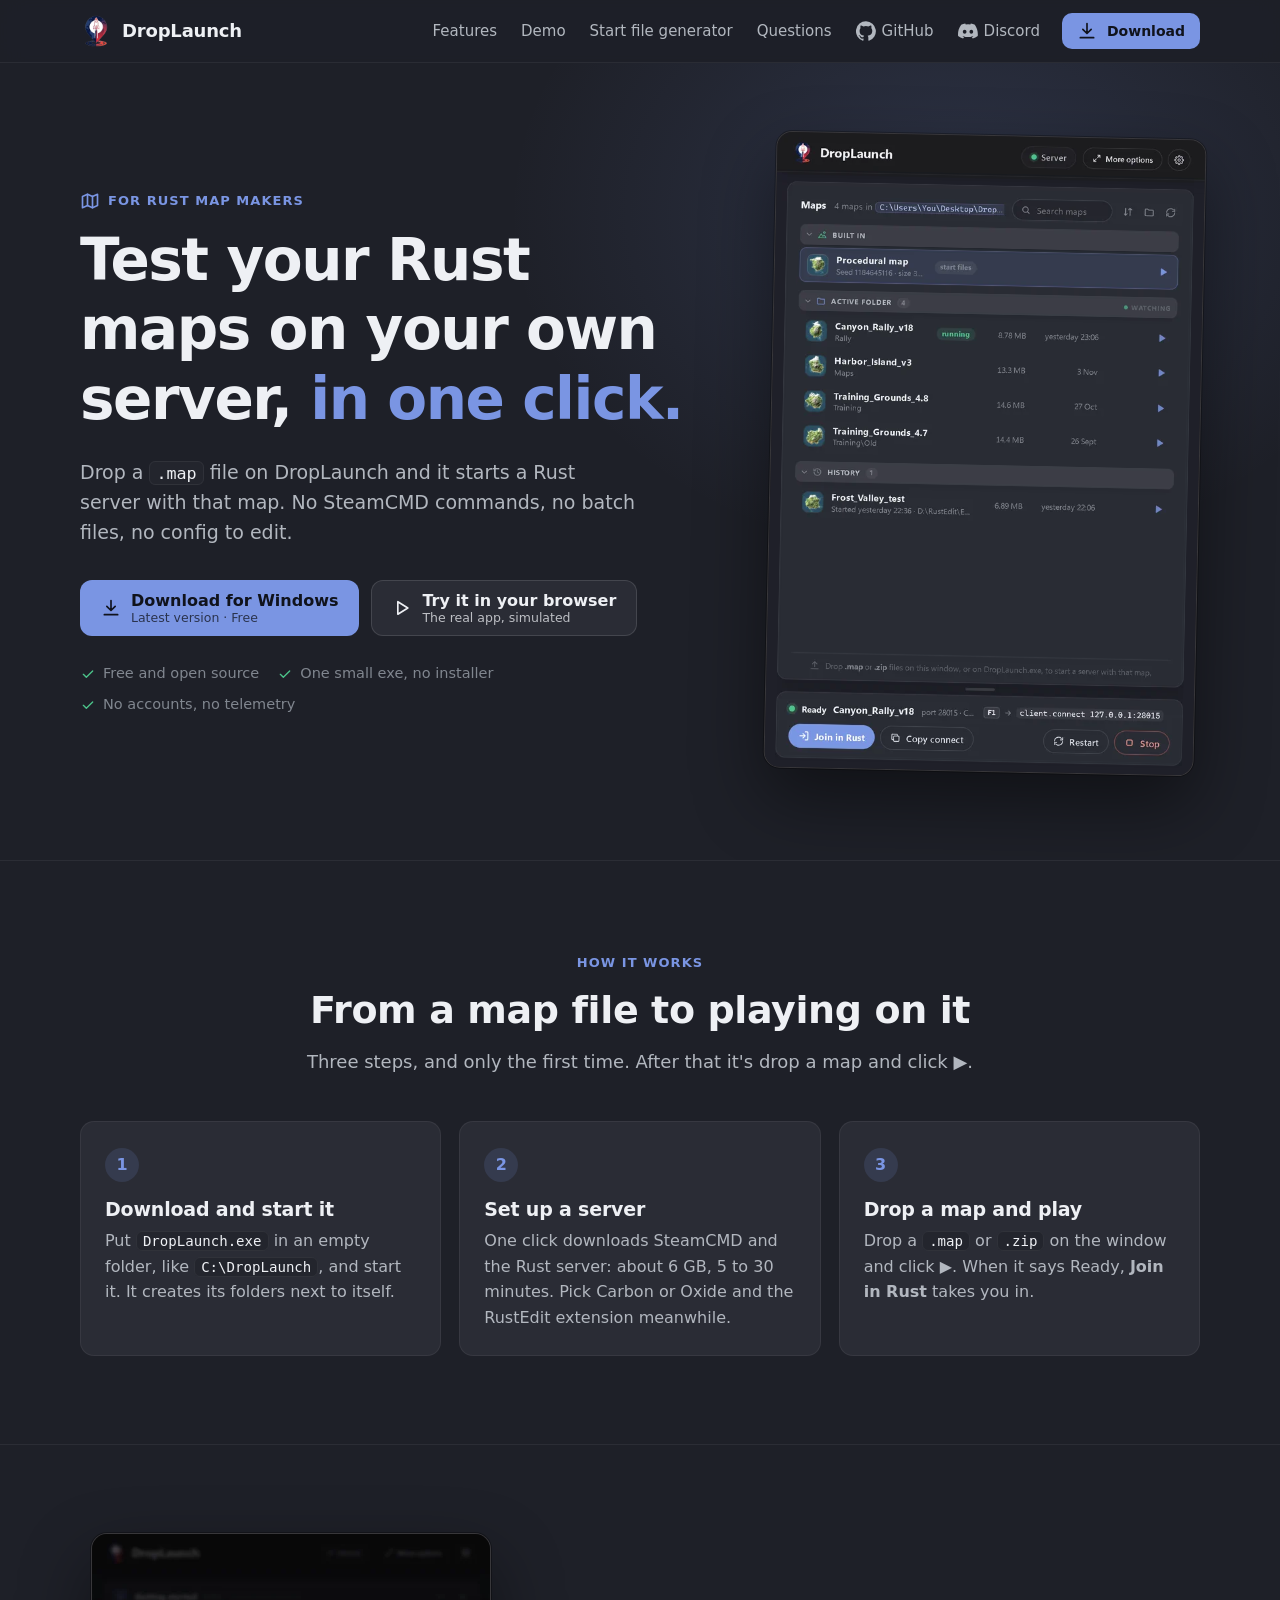
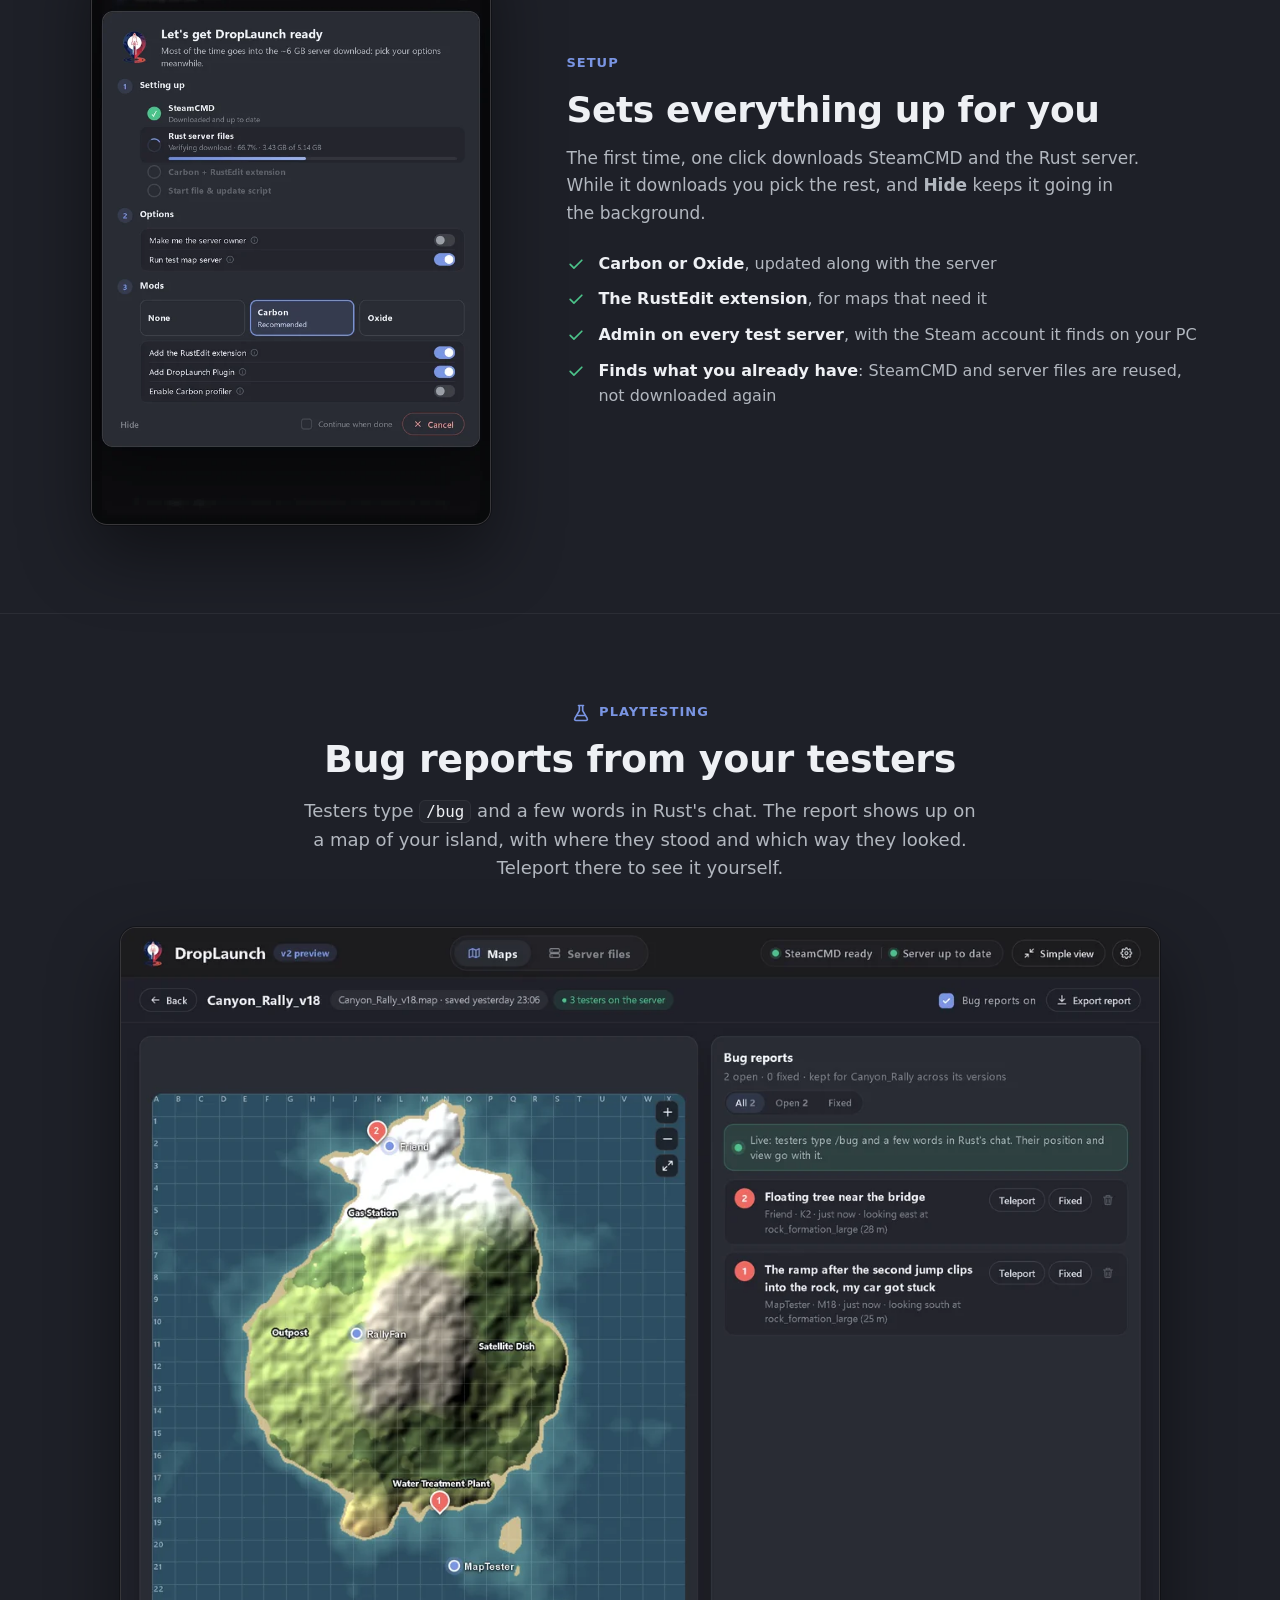
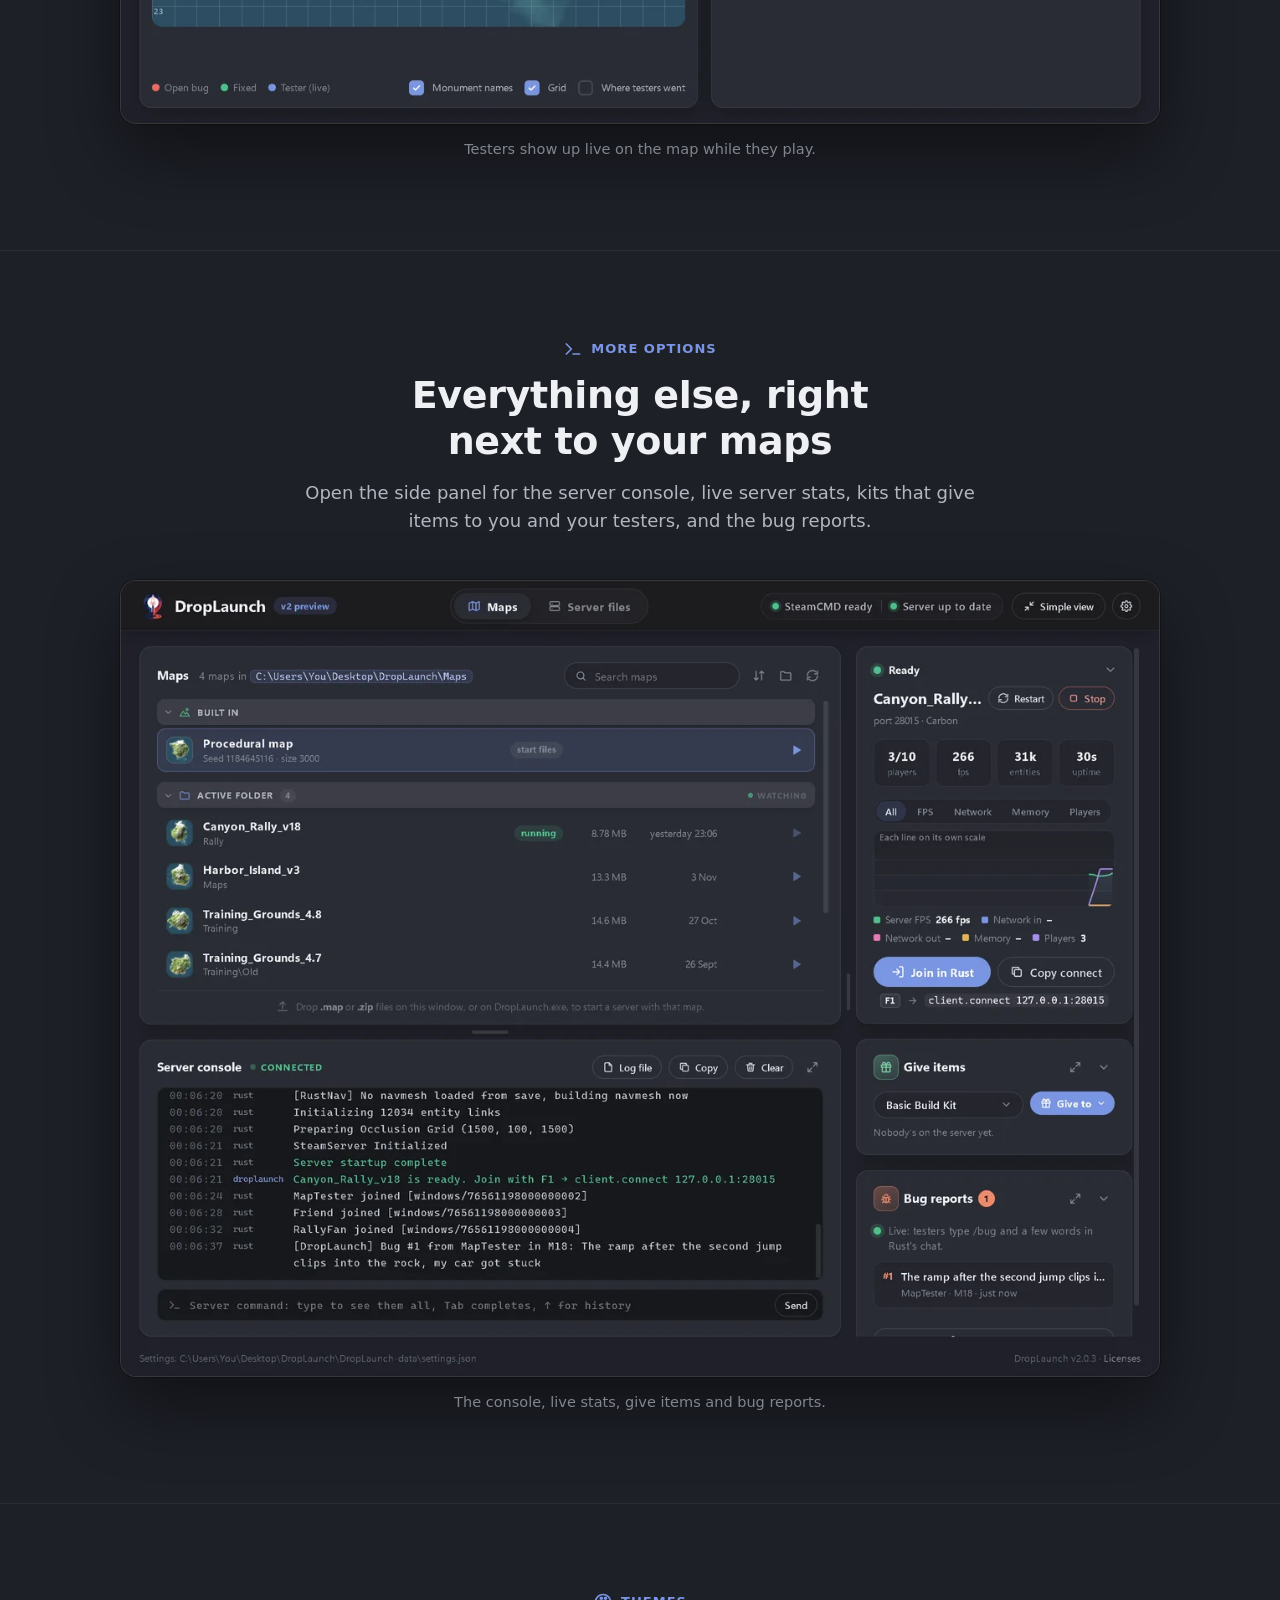
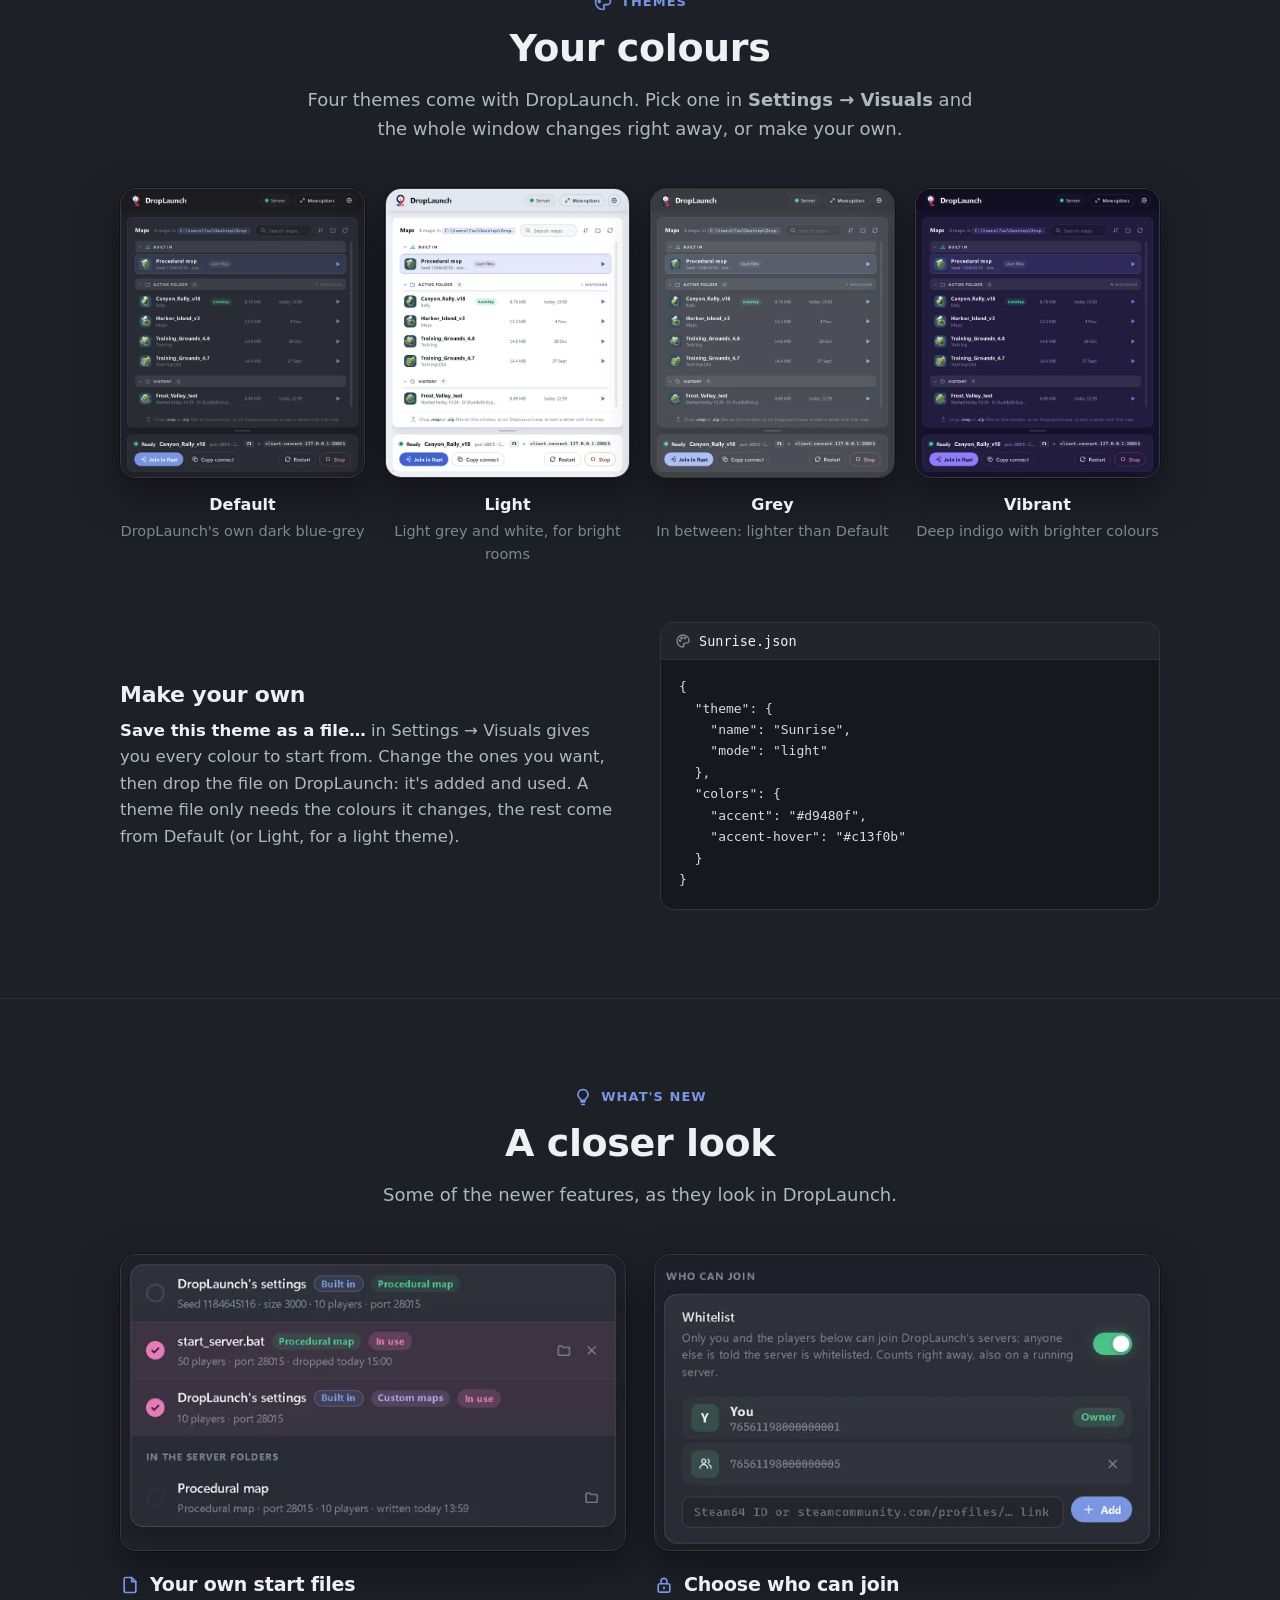
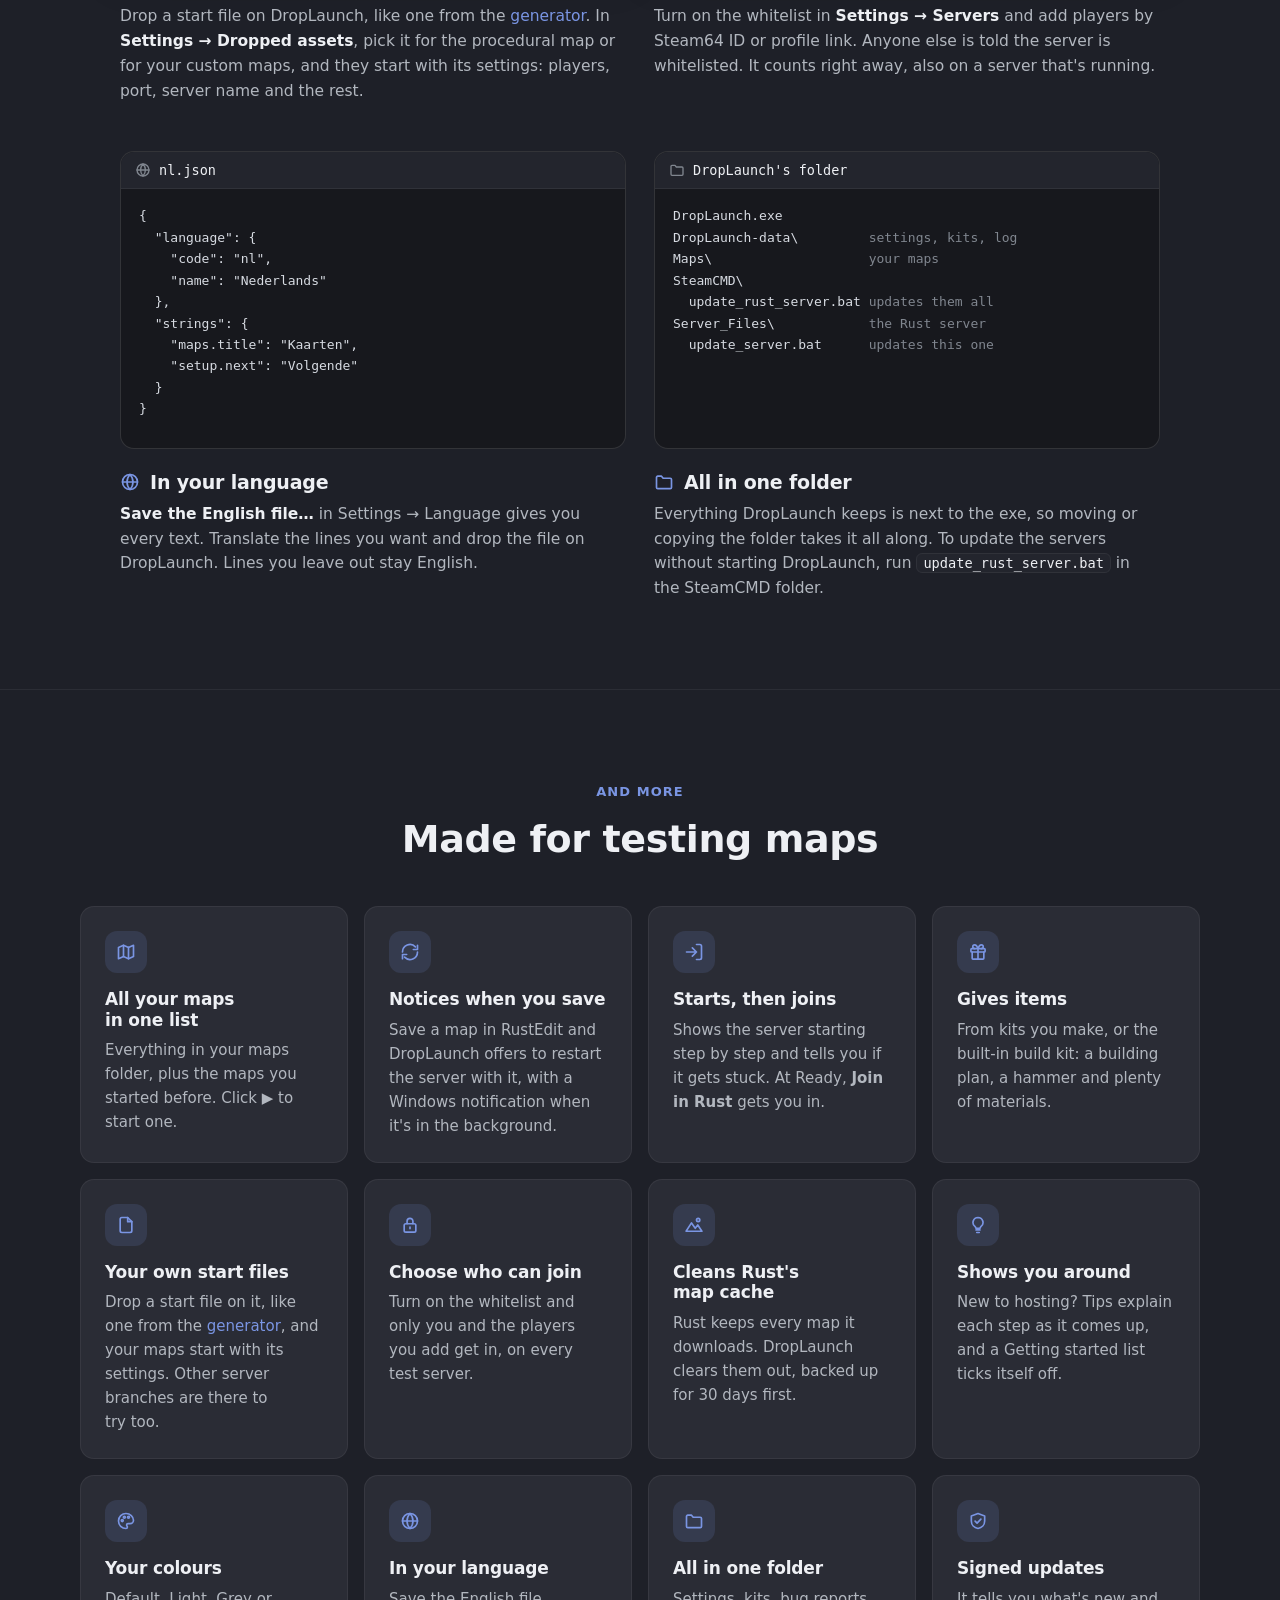
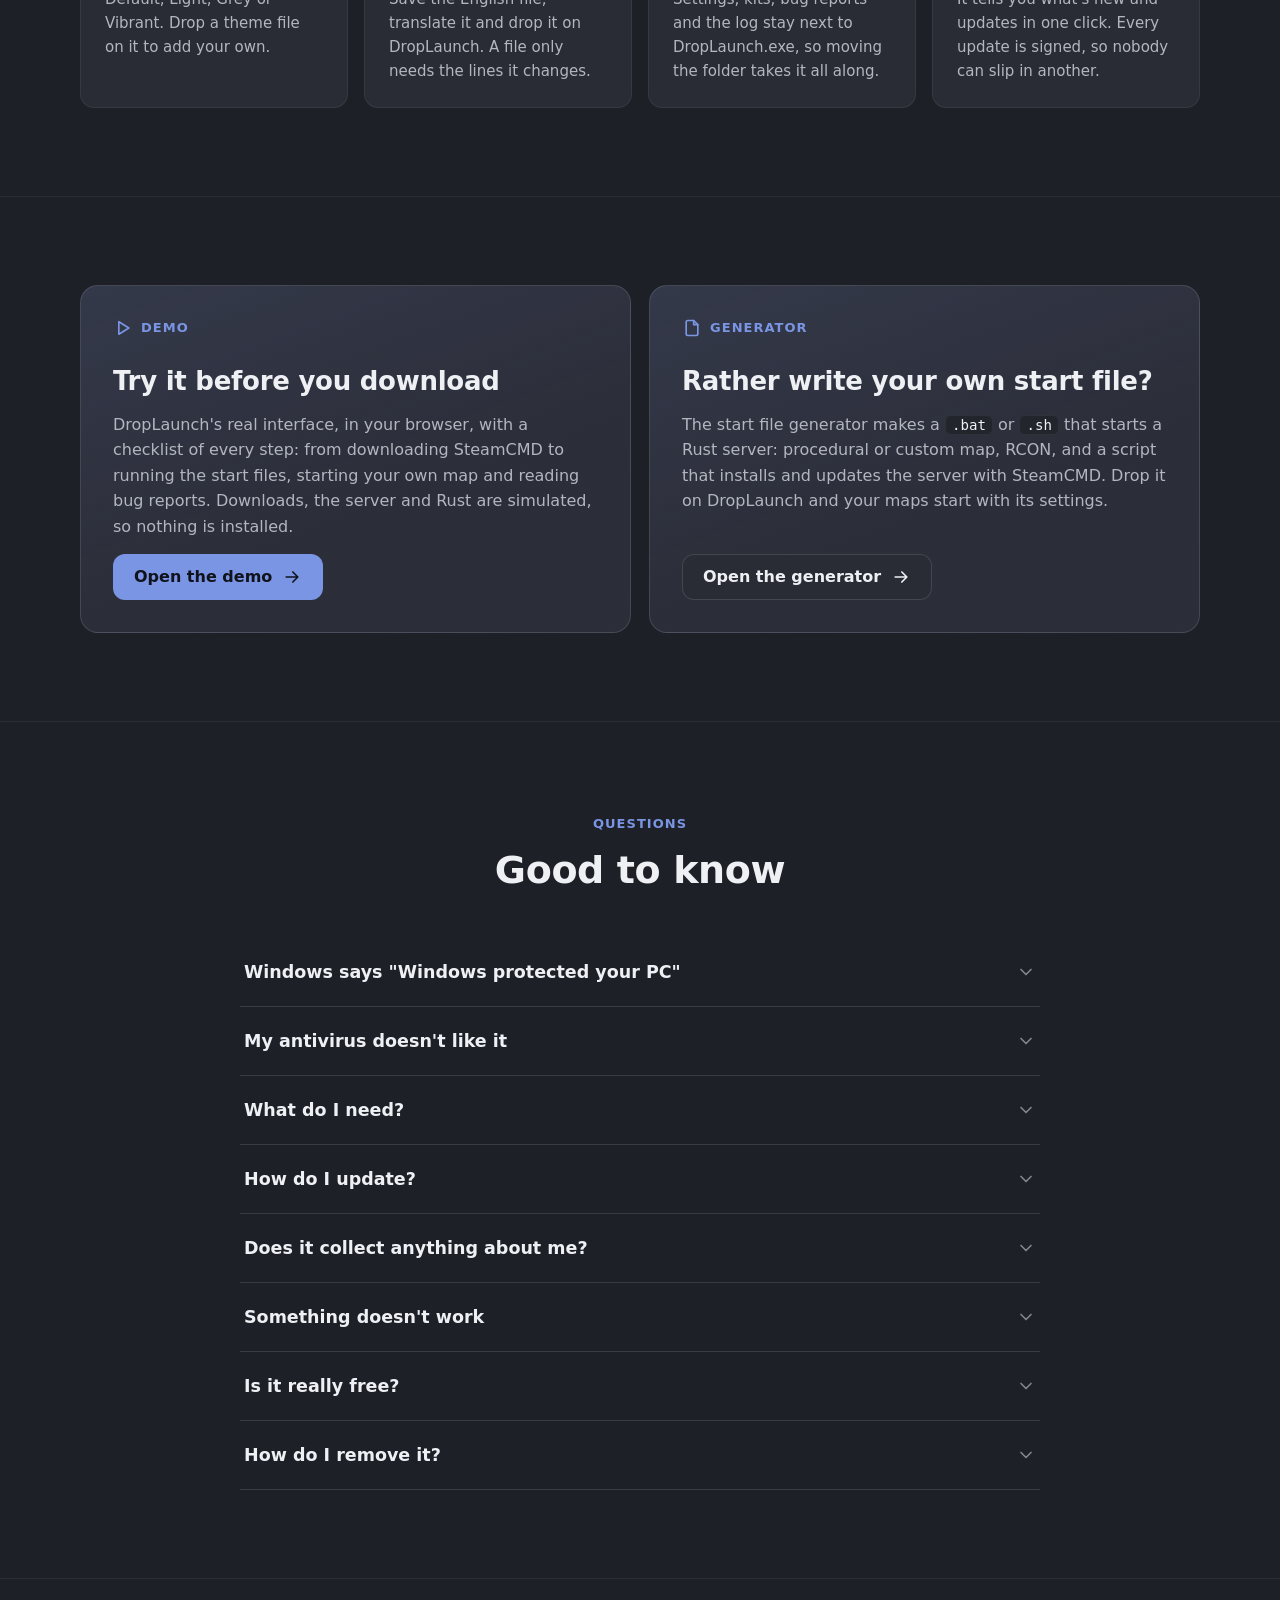
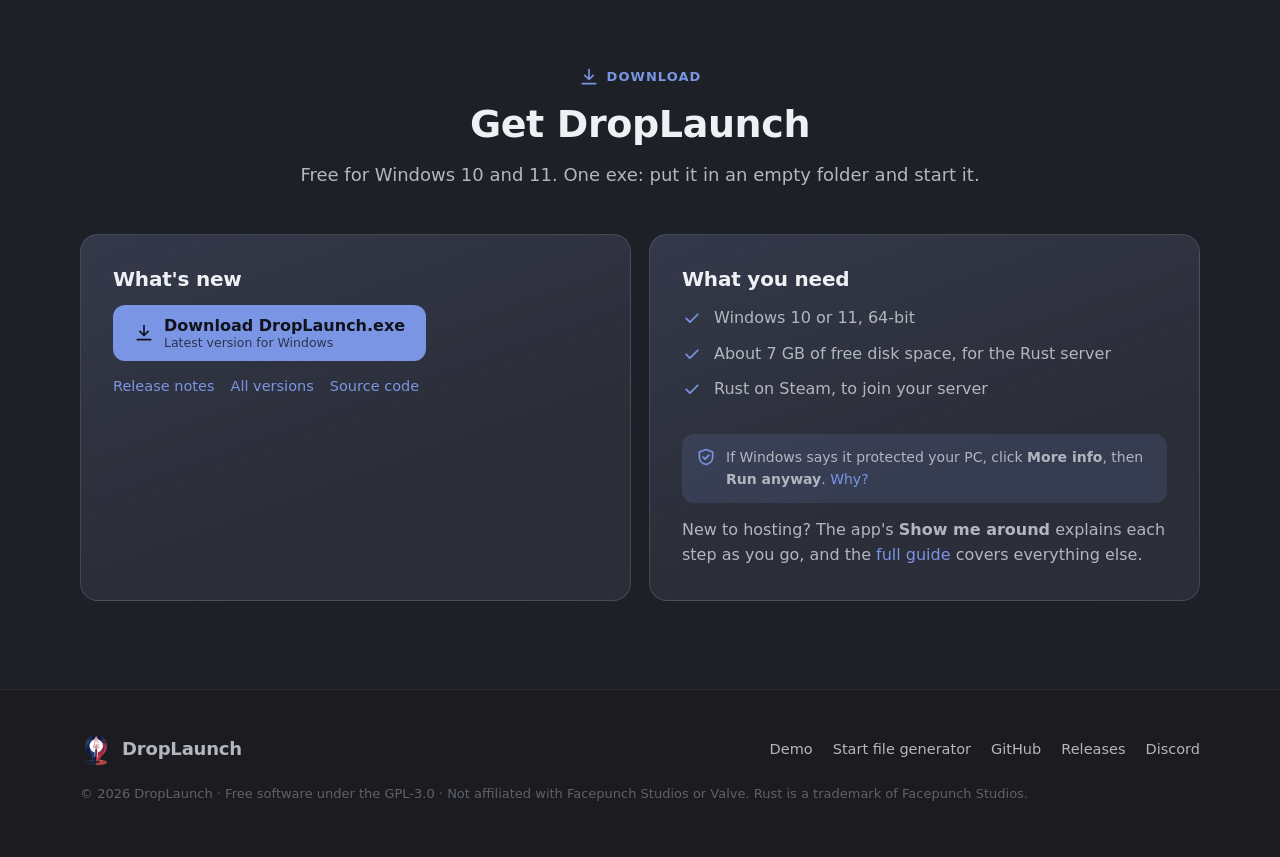
<file: index.html>
<!doctype html>
<html lang="en">
  <head>
    <meta charset="utf-8" />
    <meta name="viewport" content="width=device-width, initial-scale=1" />
    <title>DropLaunch: test your Rust maps on your own server, in one click</title>
    <meta name="description" content="Drop a .map file on DropLaunch and it starts a Rust server with that map. Free and open source for Windows: one-click setup, Carbon or Oxide, bug reports from testers on a map of your island." />
    <link rel="canonical" href="https://droplaunch.gg/" />
    <meta name="theme-color" content="#1e2028" />
    <meta name="color-scheme" content="dark" />
    <link rel="icon" href="/favicon.ico" sizes="32x32" />
    <link rel="icon" href="/assets/favicon-32.png" type="image/png" />
    <link rel="apple-touch-icon" href="/assets/apple-touch-icon.png" />
    <meta property="og:type" content="website" />
    <meta property="og:site_name" content="DropLaunch" />
    <meta property="og:title" content="DropLaunch: test your Rust maps in one click" />
    <meta property="og:description" content="Drop a .map file on DropLaunch and it starts a Rust server with that map. No SteamCMD commands, no batch files, no config to edit." />
    <meta property="og:url" content="https://droplaunch.gg/" />
    <meta property="og:image" content="https://droplaunch.gg/assets/og.jpg?v=3" />
    <meta property="og:image:width" content="1200" />
    <meta property="og:image:height" content="630" />
    <meta property="og:image:alt" content="DropLaunch with the server console, live stats, give items and bug reports open" />
    <meta name="twitter:card" content="summary_large_image" />
    <link rel="preload" as="image" href="/assets/img/main-640.webp?v=3" imagesrcset="/assets/img/main-640.webp?v=3 640w, /assets/img/main-1280.webp?v=3 1280w" imagesizes="(max-width: 860px) 380px, 430px" fetchpriority="high" />
    <link rel="stylesheet" href="/assets/site.css?v=2" />
    <script src="/assets/site.js?v=1" defer></script>
    <script type="application/ld+json">
      {
        "@context": "https://schema.org",
        "@type": "SoftwareApplication",
        "name": "DropLaunch",
        "description": "Test your Rust maps on your own server, in one click. Drop a .map file on DropLaunch and it starts a Rust server with that map.",
        "url": "https://droplaunch.gg/",
        "downloadUrl": "https://github.com/tedpommes/DropLaunch/releases/latest/download/DropLaunch.exe",
        "operatingSystem": "Windows 10, Windows 11",
        "applicationCategory": "DeveloperApplication",
        "license": "https://www.gnu.org/licenses/gpl-3.0.html",
        "image": "https://droplaunch.gg/assets/og.jpg?v=3",
        "screenshot": "https://droplaunch.gg/assets/img/main-1280.webp?v=3",
        "offers": { "@type": "Offer", "price": "0", "priceCurrency": "USD" }
      }
    </script>
  </head>
  <body>
    <svg class="sprite" aria-hidden="true">
      <symbol id="i-download" viewBox="0 0 24 24"><path d="M12 3v12M7 10l5 5 5-5M4 20h16" /></symbol>
      <symbol id="i-play" viewBox="0 0 24 24"><path d="M7 4.5v15l12-7.5z" /></symbol>
      <symbol id="i-map" viewBox="0 0 24 24"><path d="M9 4L3 6.5V20l6-2.5 6 2.5 6-2.5V4l-6 2.5z" /><path d="M9 4v13.5M15 6.5V20" /></symbol>
      <symbol id="i-gift" viewBox="0 0 24 24"><rect x="3.5" y="8" width="17" height="4" rx="1" /><path d="M5 12v7.5a1 1 0 0 0 1 1h12a1 1 0 0 0 1-1V12M12 8v12.5M12 8S10.5 3.5 8 3.5a2.25 2.25 0 0 0 0 4.5M12 8s1.5-4.5 4-4.5a2.25 2.25 0 0 1 0 4.5" /></symbol>
      <symbol id="i-shield" viewBox="0 0 24 24"><path d="M12 3l8 3v6c0 4.5-3.4 8.2-8 9-4.6-.8-8-4.5-8-9V6z" /><path d="M8.5 12.2l2.4 2.4 4.6-4.8" /></symbol>
      <symbol id="i-refresh" viewBox="0 0 24 24"><path d="M21 12a9 9 0 0 1-15.5 6.2M3 12a9 9 0 0 1 15.5-6.2" /><path d="M21 4v5h-5M3 20v-5h5" /></symbol>
      <symbol id="i-file" viewBox="0 0 24 24"><path d="M14 3H7a2 2 0 0 0-2 2v14a2 2 0 0 0 2 2h10a2 2 0 0 0 2-2V8z" /><path d="M14 3v5h5" /></symbol>
      <symbol id="i-join" viewBox="0 0 24 24"><path d="M15 3h4a2 2 0 0 1 2 2v14a2 2 0 0 1-2 2h-4M10 17l5-5-5-5M15 12H3" /></symbol>
      <symbol id="i-check" viewBox="0 0 24 24"><path d="M5 12.5l4.5 4.5L19 7.5" /></symbol>
      <symbol id="i-arrow-right" viewBox="0 0 24 24"><path d="M5 12h14M13 6l6 6-6 6" /></symbol>
      <symbol id="i-x" viewBox="0 0 24 24"><path d="M6 6l12 12M18 6L6 18" /></symbol>
      <symbol id="i-chevron" viewBox="0 0 24 24"><path d="M6 9l6 6 6-6" /></symbol>
      <symbol id="i-menu" viewBox="0 0 24 24"><path d="M4 7h16M4 12h16M4 17h16" /></symbol>
      <symbol id="i-bulb" viewBox="0 0 24 24"><path d="M9.5 18h5M10.5 21h3M12 3a6 6 0 0 0-3.7 10.7c.7.6 1.2 1.4 1.2 2.3h5c0-.9.5-1.7 1.2-2.3A6 6 0 0 0 12 3z" /></symbol>
      <symbol id="i-flask" viewBox="0 0 24 24"><path d="M9 3h6M10 3v6.2L4.6 18.4A1.7 1.7 0 0 0 6.1 21h11.8a1.7 1.7 0 0 0 1.5-2.6L14 9.2V3" /><path d="M7.2 15h9.6" /></symbol>
      <symbol id="i-terminal" viewBox="0 0 24 24"><path d="M4 6l6 6-6 6M12 18h8" /></symbol>
      <symbol id="i-folder" viewBox="0 0 24 24"><path d="M3 6.5A1.5 1.5 0 0 1 4.5 5H9l2 2.5h8.5A1.5 1.5 0 0 1 21 9v9.5a1.5 1.5 0 0 1-1.5 1.5h-15A1.5 1.5 0 0 1 3 18.5z" /></symbol>
      <symbol id="i-lock" viewBox="0 0 24 24"><rect x="5" y="10.5" width="14" height="10" rx="2" /><path d="M8.5 10.5V7.5a3.5 3.5 0 0 1 7 0v3M12 14.5v2" /></symbol>
      <symbol id="i-globe" viewBox="0 0 24 24"><circle cx="12" cy="12" r="9" /><path d="M3 12h18M12 3c2.4 2.6 3.6 5.6 3.6 9s-1.2 6.4-3.6 9c-2.4-2.6-3.6-5.6-3.6-9S9.6 5.6 12 3z" /></symbol>
      <symbol id="i-palette" viewBox="0 0 24 24"><path d="M12 3a9 9 0 0 0 0 18c1 0 1.7-.8 1.7-1.7 0-.5-.2-.9-.5-1.2-.3-.3-.5-.8-.5-1.2 0-1 .8-1.7 1.7-1.7H17a4 4 0 0 0 4-4C21 6.7 17 3 12 3z" /><circle cx="7.5" cy="11.5" r="1.2" /><circle cx="10" cy="7.5" r="1.2" /><circle cx="15" cy="7.5" r="1.2" /></symbol>
      <symbol id="i-terrain" viewBox="0 0 24 24"><path d="M2.5 19.5l6.5-10 4.5 6.5 3-4 5 7.5z" /><circle cx="17" cy="6" r="2" /></symbol>
      <symbol id="i-github" viewBox="0 0 24 24"><path fill="currentColor" stroke="none" d="M12 .3a12 12 0 0 0-3.8 23.4c.6.1.8-.3.8-.6v-2c-3.3.7-4-1.6-4-1.6-.6-1.4-1.4-1.8-1.4-1.8-1-.7.1-.7.1-.7 1.2.1 1.8 1.2 1.8 1.2 1.1 1.8 2.8 1.3 3.5 1 .1-.8.4-1.3.8-1.6-2.7-.3-5.5-1.3-5.5-5.9 0-1.3.5-2.4 1.2-3.2-.1-.3-.5-1.5.1-3.2 0 0 1-.3 3.3 1.2a11.5 11.5 0 0 1 6 0c2.3-1.5 3.3-1.2 3.3-1.2.6 1.7.2 2.9.1 3.2.8.8 1.2 1.9 1.2 3.2 0 4.6-2.8 5.6-5.5 5.9.4.4.8 1.1.8 2.2v3.3c0 .3.2.7.8.6A12 12 0 0 0 12 .3" /></symbol>
      <symbol id="i-discord" viewBox="0 0 24 24"><path fill="currentColor" stroke="none" d="M20.3 4.4A19.8 19.8 0 0 0 15.4 2.9l-.6 1.3a18.3 18.3 0 0 0-5.5 0l-.6-1.3a19.7 19.7 0 0 0-4.9 1.5C.5 9-.3 13.6.1 18.1a19.9 19.9 0 0 0 6 3l1.3-2a12.9 12.9 0 0 1-1.9-.9l.4-.3a14.2 14.2 0 0 0 12.1 0l.4.3a12.3 12.3 0 0 1-1.9.9l1.2 2a19.8 19.8 0 0 0 6-3c.5-5.2-.8-9.7-3.5-13.7zM8 15.3c-1.2 0-2.2-1.1-2.2-2.4s1-2.4 2.2-2.4 2.2 1.1 2.2 2.4-1 2.4-2.2 2.4zm8 0c-1.2 0-2.2-1.1-2.2-2.4s1-2.4 2.2-2.4 2.2 1.1 2.2 2.4-1 2.4-2.2 2.4z" /></symbol>
    </svg>

    <a class="skip" href="#main">Skip to content</a>

    <header class="top">
      <div class="wrap">
        <a class="brand" href="/">
          <img src="/assets/logo-96.webp" width="32" height="32" alt="" />
          DropLaunch
        </a>
        <button class="menu-btn" type="button" aria-expanded="false" aria-controls="nav" aria-label="Menu">
          <svg class="icon open"><use href="#i-menu" /></svg>
          <svg class="icon close"><use href="#i-x" /></svg>
        </button>
        <nav class="nav" id="nav" aria-label="Main">
          <a href="#features">Features</a>
          <a href="/demo/">Demo</a>
          <a href="/generator">Start file generator</a>
          <a href="#faq">Questions</a>
          <a href="https://github.com/tedpommes/DropLaunch" rel="noopener"><svg class="icon"><use href="#i-github" /></svg>GitHub</a>
          <a href="https://discord.gg/hbXD2YArdV" rel="noopener"><svg class="icon"><use href="#i-discord" /></svg>Discord</a>
          <a class="btn primary small" href="#download"><svg class="icon"><use href="#i-download" /></svg>Download</a>
        </nav>
      </div>
    </header>

    <main id="main">
      <section class="hero">
        <div class="wrap">
          <div>
            <span class="eyebrow"><svg class="icon"><use href="#i-map" /></svg>For Rust map makers</span>
            <h1>Test your Rust maps on your own server, <span>in one click.</span></h1>
            <p class="lead">Drop a <code>.map</code> file on DropLaunch and it starts a Rust server with that map. No SteamCMD commands, no batch files, no config to edit.</p>
            <div class="actions">
              <a class="btn primary" href="https://github.com/tedpommes/DropLaunch/releases/latest/download/DropLaunch.exe">
                <svg class="icon"><use href="#i-download" /></svg>
                <span class="label">Download for Windows<span class="sub"><span data-release="version">Latest version</span> · Free</span></span>
              </a>
              <a class="btn" href="/demo/">
                <svg class="icon"><use href="#i-play" /></svg>
                <span class="label">Try it in your browser<span class="sub">The real app, simulated</span></span>
              </a>
            </div>
            <ul class="facts">
              <li><svg class="icon"><use href="#i-check" /></svg>Free and open source</li>
              <li><svg class="icon"><use href="#i-check" /></svg>One small exe, no installer</li>
              <li><svg class="icon"><use href="#i-check" /></svg>No accounts, no telemetry</li>
            </ul>
          </div>
          <figure class="shot">
            <button type="button" data-shot="/assets/img/main-1280.webp?v=3" data-caption="All your maps in one list, with the server running.">
              <img src="/assets/img/main-640.webp?v=3" srcset="/assets/img/main-640.webp?v=3 640w, /assets/img/main-1280.webp?v=3 1280w" sizes="(max-width: 860px) 380px, 430px" width="640" height="950" fetchpriority="high" alt="DropLaunch's map list with a server running" />
            </button>
          </figure>
        </div>
      </section>

      <section id="how">
        <div class="wrap">
          <div class="head center">
            <span class="eyebrow">How it works</span>
            <h2>From a map file to playing on it</h2>
            <p>Three steps, and only the first time. After that it's drop a map and click ▶.</p>
          </div>
          <ol class="steps">
            <li>
              <h3>Download and start it</h3>
              <p>Put <code>DropLaunch.exe</code> in an empty folder, like <code>C:\DropLaunch</code>, and start it. It creates its folders next to itself.</p>
            </li>
            <li>
              <h3>Set up a server</h3>
              <p>One click downloads SteamCMD and the Rust server: about 6 GB, 5 to 30 minutes. Pick Carbon or Oxide and the RustEdit extension meanwhile.</p>
            </li>
            <li>
              <h3>Drop a map and play</h3>
              <p>Drop a <code>.map</code> or <code>.zip</code> on the window and click ▶. When it says Ready, <b>Join in Rust</b> takes you in.</p>
            </li>
          </ol>
        </div>
      </section>

      <section id="features">
        <div class="wrap showcase">
          <figure class="shot">
            <button type="button" data-shot="/assets/img/setup-1280.webp?v=3" data-caption="The first-time setup, downloading the Rust server.">
              <img src="/assets/img/setup-640.webp?v=3" srcset="/assets/img/setup-640.webp?v=3 640w, /assets/img/setup-1280.webp?v=3 1280w" sizes="(max-width: 860px) 360px, 400px" width="640" height="950" loading="lazy" decoding="async" alt="The first-time setup downloading the Rust server" />
            </button>
          </figure>
          <div>
            <span class="eyebrow">Setup</span>
            <h2>Sets everything up for you</h2>
            <p>The first time, one click downloads SteamCMD and the Rust server. While it downloads you pick the rest, and <b>Hide</b> keeps it going in the background.</p>
            <ul class="ticks">
              <li><svg class="icon"><use href="#i-check" /></svg><span><b>Carbon or Oxide</b>, updated along with the server</span></li>
              <li><svg class="icon"><use href="#i-check" /></svg><span><b>The RustEdit extension</b>, for maps that need it</span></li>
              <li><svg class="icon"><use href="#i-check" /></svg><span><b>Admin on every test server</b>, with the Steam account it finds on your PC</span></li>
              <li><svg class="icon"><use href="#i-check" /></svg><span><b>Finds what you already have</b>: SteamCMD and server files are reused, not downloaded again</span></li>
            </ul>
          </div>
        </div>
      </section>

      <section>
        <div class="wrap">
          <div class="head center">
            <span class="eyebrow"><svg class="icon"><use href="#i-flask" /></svg>Playtesting</span>
            <h2>Bug reports from your testers</h2>
            <p>Testers type <code>/bug</code> and a few words in Rust's chat. The report shows up on a map of your island, with where they stood and which way they looked. Teleport there to see it yourself.</p>
          </div>
          <figure class="wide-shot">
            <div class="shot">
              <button type="button" data-shot="/assets/img/bug-reports-2480.webp?v=3" data-caption="Bug reports from testers, on a map of your island. Testers show up live while they play.">
                <img src="/assets/img/bug-reports-1240.webp?v=3" srcset="/assets/img/bug-reports-1240.webp?v=3 1240w, /assets/img/bug-reports-2480.webp?v=3 2480w" sizes="(max-width: 1080px) calc(100vw - 40px), 1040px" width="1240" height="950" loading="lazy" decoding="async" alt="Bug reports on a map of the island" />
              </button>
            </div>
            <figcaption>Testers show up live on the map while they play.</figcaption>
          </figure>
        </div>
      </section>

      <section>
        <div class="wrap">
          <div class="head center">
            <span class="eyebrow"><svg class="icon"><use href="#i-terminal" /></svg>More options</span>
            <h2>Everything else, right next to your maps</h2>
            <p>Open the side panel for the server console, live server stats, kits that give items to you and your testers, and the bug reports.</p>
          </div>
          <figure class="wide-shot">
            <div class="shot">
              <button type="button" data-shot="/assets/img/expanded-2480.webp?v=3" data-caption="More options: the console, live stats, give items and bug reports, all next to your maps.">
                <img src="/assets/img/expanded-1240.webp?v=3" srcset="/assets/img/expanded-1240.webp?v=3 1240w, /assets/img/expanded-2480.webp?v=3 2480w" sizes="(max-width: 1080px) calc(100vw - 40px), 1040px" width="1240" height="950" loading="lazy" decoding="async" alt="The expanded view: server console, live stats, give items and bug reports" />
              </button>
            </div>
            <figcaption>The console, live stats, give items and bug reports.</figcaption>
          </figure>
        </div>
      </section>

      <section id="themes">
        <div class="wrap">
          <div class="head center">
            <span class="eyebrow"><svg class="icon"><use href="#i-palette" /></svg>Themes</span>
            <h2>Your colours</h2>
            <p>Four themes come with DropLaunch. Pick one in <b>Settings → Visuals</b> and the whole window changes right away, or make your own.</p>
          </div>
          <div class="themes">
            <figure>
              <div class="shot">
                <button type="button" data-shot="/assets/img/theme-default-1280.webp?v=3" data-caption="Default: DropLaunch's own dark blue-grey.">
                  <img src="/assets/img/theme-default-640.webp?v=3" srcset="/assets/img/theme-default-640.webp?v=3 640w, /assets/img/theme-default-1280.webp?v=3 1280w" sizes="(max-width: 1000px) calc(50vw - 30px), 250px" width="640" height="760" loading="lazy" decoding="async" alt="DropLaunch in the Default theme" />
                </button>
              </div>
              <figcaption><b>Default</b>DropLaunch's own dark blue-grey</figcaption>
            </figure>
            <figure>
              <div class="shot">
                <button type="button" data-shot="/assets/img/theme-light-1280.webp?v=3" data-caption="Light: Light grey and white, for bright rooms.">
                  <img src="/assets/img/theme-light-640.webp?v=3" srcset="/assets/img/theme-light-640.webp?v=3 640w, /assets/img/theme-light-1280.webp?v=3 1280w" sizes="(max-width: 1000px) calc(50vw - 30px), 250px" width="640" height="760" loading="lazy" decoding="async" alt="DropLaunch in the Light theme" />
                </button>
              </div>
              <figcaption><b>Light</b>Light grey and white, for bright rooms</figcaption>
            </figure>
            <figure>
              <div class="shot">
                <button type="button" data-shot="/assets/img/theme-grey-1280.webp?v=3" data-caption="Grey: In between: lighter than Default.">
                  <img src="/assets/img/theme-grey-640.webp?v=3" srcset="/assets/img/theme-grey-640.webp?v=3 640w, /assets/img/theme-grey-1280.webp?v=3 1280w" sizes="(max-width: 1000px) calc(50vw - 30px), 250px" width="640" height="760" loading="lazy" decoding="async" alt="DropLaunch in the Grey theme" />
                </button>
              </div>
              <figcaption><b>Grey</b>In between: lighter than Default</figcaption>
            </figure>
            <figure>
              <div class="shot">
                <button type="button" data-shot="/assets/img/theme-vibrant-1280.webp?v=3" data-caption="Vibrant: Deep indigo with brighter colours.">
                  <img src="/assets/img/theme-vibrant-640.webp?v=3" srcset="/assets/img/theme-vibrant-640.webp?v=3 640w, /assets/img/theme-vibrant-1280.webp?v=3 1280w" sizes="(max-width: 1000px) calc(50vw - 30px), 250px" width="640" height="760" loading="lazy" decoding="async" alt="DropLaunch in the Vibrant theme" />
                </button>
              </div>
              <figcaption><b>Vibrant</b>Deep indigo with brighter colours</figcaption>
            </figure>
          </div>
          <div class="make-theme">
            <div>
              <h3>Make your own</h3>
              <p><b>Save this theme as a file…</b> in Settings → Visuals gives you every colour to start from. Change the ones you want, then drop the file on DropLaunch: it's added and used. A theme file only needs the colours it changes, the rest come from Default (or Light, for a light theme).</p>
            </div>
            <div class="code-file">
              <div class="bar"><svg class="icon"><use href="#i-palette" /></svg>Sunrise.json</div>
              <pre>{
  "theme": {
    "name": "Sunrise",
    "mode": "light"
  },
  "colors": {
    "accent": "#d9480f",
    "accent-hover": "#c13f0b"
  }
}</pre>
            </div>
          </div>
        </div>
      </section>

      <section id="closer">
        <div class="wrap">
          <div class="head center">
            <span class="eyebrow"><svg class="icon"><use href="#i-bulb" /></svg>What's new</span>
            <h2>A closer look</h2>
            <p>Some of the newer features, as they look in DropLaunch.</p>
          </div>
          <div class="examples">
            <article class="example">
              <div class="shot">
                <button type="button" data-shot="/assets/img/start-files-1088.webp?v=3" data-caption="Settings → Dropped assets: a dropped start file in use for the procedural map.">
                  <img src="/assets/img/start-files-544.webp?v=3" srcset="/assets/img/start-files-544.webp?v=3 544w, /assets/img/start-files-1088.webp?v=3 1088w" sizes="(max-width: 860px) calc(100vw - 40px), 510px" width="544" height="320" loading="lazy" decoding="async" alt="Settings, Dropped assets: start_server.bat in use for the procedural map" />
                </button>
              </div>
              <h3><svg class="icon"><use href="#i-file" /></svg>Your own start files</h3>
              <p>Drop a start file on DropLaunch, like one from the <a href="/generator">generator</a>. In <b>Settings → Dropped assets</b>, pick it for the procedural map or for your custom maps, and they start with its settings: players, port, server name and the rest.</p>
            </article>
            <article class="example">
              <div class="shot">
                <button type="button" data-shot="/assets/img/whitelist-1088.webp?v=3" data-caption="Settings → Servers: the whitelist, with the owner and one more player.">
                  <img src="/assets/img/whitelist-544.webp?v=3" srcset="/assets/img/whitelist-544.webp?v=3 544w, /assets/img/whitelist-1088.webp?v=3 1088w" sizes="(max-width: 860px) calc(100vw - 40px), 510px" width="544" height="320" loading="lazy" decoding="async" alt="Settings, Servers: the whitelist with the owner and one more player" />
                </button>
              </div>
              <h3><svg class="icon"><use href="#i-lock" /></svg>Choose who can join</h3>
              <p>Turn on the whitelist in <b>Settings → Servers</b> and add players by Steam64 ID or profile link. Anyone else is told the server is whitelisted. It counts right away, also on a server that's running.</p>
            </article>
            <article class="example">
              <div class="code-file">
                <div class="bar"><svg class="icon"><use href="#i-globe" /></svg>nl.json</div>
                <pre>{
  "language": {
    "code": "nl",
    "name": "Nederlands"
  },
  "strings": {
    "maps.title": "Kaarten",
    "setup.next": "Volgende"
  }
}</pre>
              </div>
              <h3><svg class="icon"><use href="#i-globe" /></svg>In your language</h3>
              <p><b>Save the English file…</b> in Settings → Language gives you every text. Translate the lines you want and drop the file on DropLaunch. Lines you leave out stay English.</p>
            </article>
            <article class="example">
              <div class="code-file">
                <div class="bar"><svg class="icon"><use href="#i-folder" /></svg>DropLaunch's folder</div>
                <pre>DropLaunch.exe
DropLaunch-data\         <span class="c">settings, kits, log</span>
Maps\                    <span class="c">your maps</span>
SteamCMD\
  update_rust_server.bat <span class="c">updates them all</span>
Server_Files\            <span class="c">the Rust server</span>
  update_server.bat      <span class="c">updates this one</span></pre>
              </div>
              <h3><svg class="icon"><use href="#i-folder" /></svg>All in one folder</h3>
              <p>Everything DropLaunch keeps is next to the exe, so moving or copying the folder takes it all along. To update the servers without starting DropLaunch, run <code>update_rust_server.bat</code> in the SteamCMD folder.</p>
            </article>
          </div>
        </div>
      </section>

      <section>
        <div class="wrap">
          <div class="head center">
            <span class="eyebrow">And more</span>
            <h2>Made for testing maps</h2>
          </div>
          <div class="grid">
            <div class="card">
              <span class="badge"><svg class="icon"><use href="#i-map" /></svg></span>
              <h3>All your maps in one list</h3>
              <p>Everything in your maps folder, plus the maps you started before. Click ▶ to start one.</p>
            </div>
            <div class="card">
              <span class="badge"><svg class="icon"><use href="#i-refresh" /></svg></span>
              <h3>Notices when you save</h3>
              <p>Save a map in RustEdit and DropLaunch offers to restart the server with it, with a Windows notification when it's in the background.</p>
            </div>
            <div class="card">
              <span class="badge"><svg class="icon"><use href="#i-join" /></svg></span>
              <h3>Starts, then joins</h3>
              <p>Shows the server starting step by step and tells you if it gets stuck. At Ready, <b>Join in Rust</b> gets you in.</p>
            </div>
            <div class="card">
              <span class="badge"><svg class="icon"><use href="#i-gift" /></svg></span>
              <h3>Gives items</h3>
              <p>From kits you make, or the built-in build kit: a building plan, a hammer and plenty of materials.</p>
            </div>
            <div class="card">
              <span class="badge"><svg class="icon"><use href="#i-file" /></svg></span>
              <h3>Your own start files</h3>
              <p>Drop a start file on it, like one from the <a href="/generator">generator</a>, and your maps start with its settings. Other server branches are there to try too.</p>
            </div>
            <div class="card">
              <span class="badge"><svg class="icon"><use href="#i-lock" /></svg></span>
              <h3>Choose who can join</h3>
              <p>Turn on the whitelist and only you and the players you add get in, on every test server.</p>
            </div>
            <div class="card">
              <span class="badge"><svg class="icon"><use href="#i-terrain" /></svg></span>
              <h3>Cleans Rust's map cache</h3>
              <p>Rust keeps every map it downloads. DropLaunch clears them out, backed up for 30 days first.</p>
            </div>
            <div class="card">
              <span class="badge"><svg class="icon"><use href="#i-bulb" /></svg></span>
              <h3>Shows you around</h3>
              <p>New to hosting? Tips explain each step as it comes up, and a Getting started list ticks itself off.</p>
            </div>
            <div class="card">
              <span class="badge"><svg class="icon"><use href="#i-palette" /></svg></span>
              <h3>Your colours</h3>
              <p>Default, Light, Grey or Vibrant. Drop a theme file on it to add your own.</p>
            </div>
            <div class="card">
              <span class="badge"><svg class="icon"><use href="#i-globe" /></svg></span>
              <h3>In your language</h3>
              <p>Save the English file, translate it and drop it on DropLaunch. A file only needs the lines it changes.</p>
            </div>
            <div class="card">
              <span class="badge"><svg class="icon"><use href="#i-folder" /></svg></span>
              <h3>All in one folder</h3>
              <p>Settings, kits, bug reports and the log stay next to DropLaunch.exe, so moving the folder takes it all along.</p>
            </div>
            <div class="card">
              <span class="badge"><svg class="icon"><use href="#i-shield" /></svg></span>
              <h3>Signed updates</h3>
              <p>It tells you what's new and updates in one click. Every update is signed, so nobody can slip in another.</p>
            </div>
          </div>
        </div>
      </section>

      <section id="try">
        <div class="wrap tryout">
          <div class="panel">
            <span class="eyebrow"><svg class="icon"><use href="#i-play" /></svg>Demo</span>
            <h2>Try it before you download</h2>
            <p>DropLaunch's real interface, in your browser, with a checklist of every step: from downloading SteamCMD to running the start files, starting your own map and reading bug reports. Downloads, the server and Rust are simulated, so nothing is installed.</p>
            <a class="btn primary" href="/demo/">Open the demo<svg class="icon"><use href="#i-arrow-right" /></svg></a>
          </div>
          <div class="panel">
            <span class="eyebrow"><svg class="icon"><use href="#i-file" /></svg>Generator</span>
            <h2>Rather write your own start file?</h2>
            <p>The start file generator makes a <code>.bat</code> or <code>.sh</code> that starts a Rust server: procedural or custom map, RCON, and a script that installs and updates the server with SteamCMD. Drop it on DropLaunch and your maps start with its settings.</p>
            <a class="btn" href="/generator">Open the generator<svg class="icon"><use href="#i-arrow-right" /></svg></a>
          </div>
        </div>
      </section>

      <section id="faq">
        <div class="wrap">
          <div class="head center">
            <span class="eyebrow">Questions</span>
            <h2>Good to know</h2>
          </div>
          <div class="faq">
            <details id="smartscreen">
              <summary>Windows says "Windows protected your PC"<svg class="icon"><use href="#i-chevron" /></svg></summary>
              <div class="answer">
                <p>Windows shows this for programs that aren't code-signed and that not many people have downloaded yet. Click <b>More info</b>, then <b>Run anyway</b>.</p>
                <p>Every release is built from the source on <a href="https://github.com/tedpommes/DropLaunch" rel="noopener">GitHub</a>, so you can check what it does.</p>
              </div>
            </details>
            <details>
              <summary>My antivirus doesn't like it<svg class="icon"><use href="#i-chevron" /></svg></summary>
              <div class="answer">
                <p>Tools that download files and start servers sometimes get flagged by mistake. Please <a href="https://github.com/tedpommes/DropLaunch/issues" rel="noopener">open an issue</a> saying which antivirus, so it can be reported as a false positive.</p>
              </div>
            </details>
            <details>
              <summary>What do I need?<svg class="icon"><use href="#i-chevron" /></svg></summary>
              <div class="answer">
                <p>Windows 10 or 11 (64-bit), about 7 GB of free disk space for the Rust server, and Rust on Steam to join your server. No installer, no .NET, no other downloads.</p>
              </div>
            </details>
            <details>
              <summary>How do I update?<svg class="icon"><use href="#i-chevron" /></svg></summary>
              <div class="answer">
                <p>DropLaunch tells you when a new version is out and what changed, and one click updates it. Every update is signed with the author's key: DropLaunch refuses a download that doesn't match.</p>
              </div>
            </details>
            <details>
              <summary>Does it collect anything about me?<svg class="icon"><use href="#i-chevron" /></svg></summary>
              <div class="answer">
                <p>No. DropLaunch has no accounts, no analytics and no telemetry. Its settings, maps, kits, bug reports and log stay on your PC.</p>
                <p>On its own it only looks for updates on GitHub and loads the Rust server's branch list. Everything else, like downloading the server, happens when you ask for it. <a href="https://github.com/tedpommes/DropLaunch#privacy" rel="noopener">All the details</a>.</p>
              </div>
            </details>
            <details>
              <summary>Something doesn't work<svg class="icon"><use href="#i-chevron" /></svg></summary>
              <div class="answer">
                <p>Please <a href="https://github.com/tedpommes/DropLaunch/issues" rel="noopener">open an issue</a> or ask on <a href="https://discord.gg/hbXD2YArdV" rel="noopener">Discord</a>, and attach <code>droplaunch.log</code> from the <code>DropLaunch-data</code> folder next to DropLaunch.exe: DropLaunch writes what went wrong there.</p>
              </div>
            </details>
            <details>
              <summary>Is it really free?<svg class="icon"><use href="#i-chevron" /></svg></summary>
              <div class="answer">
                <p>Yes. DropLaunch is free software under the <a href="https://github.com/tedpommes/DropLaunch/blob/main/LICENSE" rel="noopener">GNU General Public License v3.0</a>: free to use, share and change.</p>
              </div>
            </details>
            <details>
              <summary>How do I remove it?<svg class="icon"><use href="#i-chevron" /></svg></summary>
              <div class="answer">
                <p>Stop any running server, then delete the DropLaunch folder: everything DropLaunch keeps is in it, in <code>DropLaunch-data</code>. Older versions kept their settings, kits and bug reports in <code>%LOCALAPPDATA%\DropLaunch</code>: if that folder is still there, delete it too.</p>
              </div>
            </details>
          </div>
        </div>
      </section>

      <section id="download">
        <div class="wrap">
          <div class="head center">
            <span class="eyebrow"><svg class="icon"><use href="#i-download" /></svg>Download</span>
            <h2>Get DropLaunch</h2>
            <p>Free for Windows 10 and 11. One exe: put it in an empty folder and start it.</p>
          </div>
          <div class="download">
            <div class="panel">
              <h3>What's new</h3>
              <a class="btn primary" href="https://github.com/tedpommes/DropLaunch/releases/latest/download/DropLaunch.exe">
                <svg class="icon"><use href="#i-download" /></svg>
                <span class="label">Download DropLaunch.exe<span class="sub"><span data-release="version">Latest version</span> for Windows</span></span>
              </a>
              <div class="meta" data-release-hide hidden>
                <span data-release="size"></span>
                <span>Released <span data-release="date"></span></span>
              </div>
              <div class="notes" data-release-hide hidden>
                <div data-release="notes"></div>
              </div>
              <p class="meta">
                <a data-release="page" href="https://github.com/tedpommes/DropLaunch/releases/latest" rel="noopener">Release notes</a>
                <a href="https://github.com/tedpommes/DropLaunch/releases" rel="noopener">All versions</a>
                <a href="https://github.com/tedpommes/DropLaunch" rel="noopener">Source code</a>
              </p>
            </div>
            <div class="panel">
              <h3>What you need</h3>
              <ul class="needs">
                <li><svg class="icon"><use href="#i-check" /></svg>Windows 10 or 11, 64-bit</li>
                <li><svg class="icon"><use href="#i-check" /></svg>About 7 GB of free disk space, for the Rust server</li>
                <li><svg class="icon"><use href="#i-check" /></svg>Rust on Steam, to join your server</li>
              </ul>
              <div class="note">
                <svg class="icon"><use href="#i-shield" /></svg>
                <span>If Windows says it protected your PC, click <b>More info</b>, then <b>Run anyway</b>. <a href="#smartscreen">Why?</a></span>
              </div>
              <p>New to hosting? The app's <b>Show me around</b> explains each step as you go, and the <a href="https://github.com/tedpommes/DropLaunch/blob/main/docs/GUIDE.md" rel="noopener">full guide</a> covers everything else.</p>
            </div>
          </div>
        </div>
      </section>
    </main>

    <footer class="foot">
      <div class="wrap">
        <a class="brand" href="/">
          <img src="/assets/logo-96.webp" width="32" height="32" alt="" loading="lazy" />
          DropLaunch
        </a>
        <nav aria-label="Footer">
          <a href="/demo/">Demo</a>
          <a href="/generator">Start file generator</a>
          <a href="https://github.com/tedpommes/DropLaunch" rel="noopener">GitHub</a>
          <a href="https://github.com/tedpommes/DropLaunch/releases" rel="noopener">Releases</a>
          <a href="https://discord.gg/hbXD2YArdV" rel="noopener">Discord</a>
        </nav>
        <p class="small">© 2026 DropLaunch · Free software under the GPL-3.0 · Not affiliated with Facepunch Studios or Valve. Rust is a trademark of Facepunch Studios.</p>
      </div>
    </footer>

    <dialog class="lightbox" id="lightbox" aria-label="Screenshot">
      <div class="bar">
        <button class="round close" type="button" aria-label="Close"><svg class="icon"><use href="#i-x" /></svg></button>
      </div>
      <div class="stage">
        <button class="round prev" type="button" aria-label="Previous screenshot"><svg class="icon"><use href="#i-chevron" /></svg></button>
        <img alt="" />
        <button class="round next" type="button" aria-label="Next screenshot"><svg class="icon"><use href="#i-chevron" /></svg></button>
      </div>
      <p class="caption"></p>
    </dialog>
  </body>
</html>
</file>
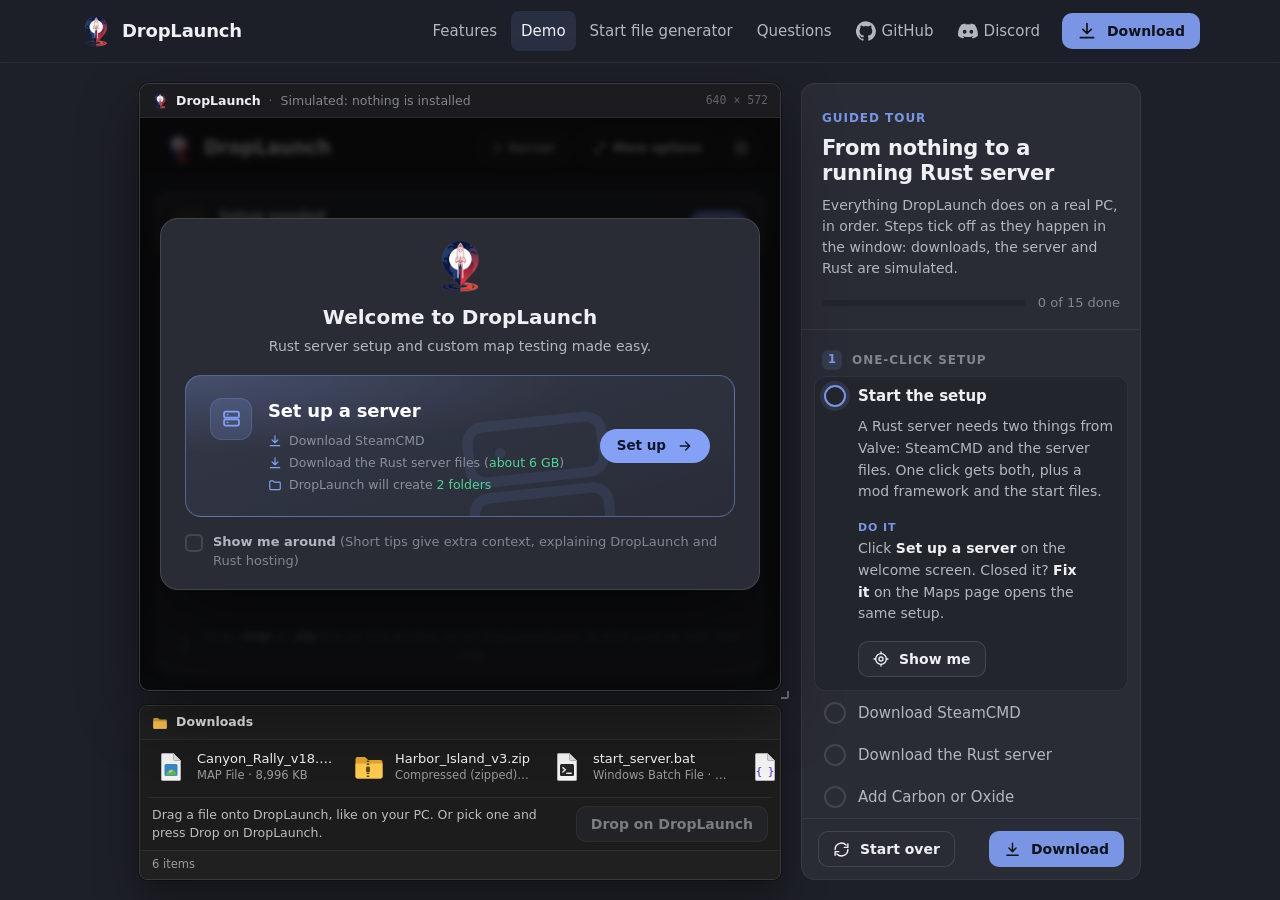
<file: demo/index.html>
<!doctype html>
<html lang="en">
  <head>
    <meta charset="utf-8" />
    <meta name="viewport" content="width=device-width, initial-scale=1" />
    <title>DropLaunch demo · Set up a Rust server in your browser</title>
    <meta name="description" content="Try DropLaunch in your browser with a guided tour: download SteamCMD and the Rust server, write the start files, run them, start your own map and read bug reports. Everything is simulated." />
    <link rel="canonical" href="https://droplaunch.gg/demo/" />
    <meta name="theme-color" content="#1e2028" />
    <meta name="color-scheme" content="dark" />
    <link rel="icon" href="/favicon.ico" sizes="32x32" />
    <link rel="icon" href="/assets/favicon-32.png" type="image/png" />
    <link rel="apple-touch-icon" href="/assets/apple-touch-icon.png" />
    <meta property="og:type" content="website" />
    <meta property="og:site_name" content="DropLaunch" />
    <meta property="og:title" content="DropLaunch demo: a guided tour" />
    <meta property="og:description" content="DropLaunch's real interface in your browser, with a checklist from downloading SteamCMD to running the start files. Everything is simulated." />
    <meta property="og:url" content="https://droplaunch.gg/demo/" />
    <meta property="og:image" content="https://droplaunch.gg/assets/og.jpg" />
    <meta property="og:image:width" content="1200" />
    <meta property="og:image:height" content="630" />
    <meta name="twitter:card" content="summary_large_image" />
    <link rel="stylesheet" href="/assets/site.css?v=2" />
    <link rel="stylesheet" href="/demo/tour.css?v=4" />
    <script src="/assets/site.js?v=1" defer></script>
    <script src="/demo/tour.js?v=8" defer></script>
    <script src="/demo/folder.js?v=1" defer></script>
  </head>
  <body class="tour-page">
    <svg class="sprite" aria-hidden="true">
      <symbol id="i-download" viewBox="0 0 24 24"><path d="M12 3v12M7 10l5 5 5-5M4 20h16" /></symbol>
      <symbol id="i-check" viewBox="0 0 24 24"><path d="M5 12.5l4.5 4.5L19 7.5" /></symbol>
      <symbol id="i-x" viewBox="0 0 24 24"><path d="M6 6l12 12M18 6L6 18" /></symbol>
      <symbol id="i-chevron" viewBox="0 0 24 24"><path d="M6 9l6 6 6-6" /></symbol>
      <symbol id="i-menu" viewBox="0 0 24 24"><path d="M4 7h16M4 12h16M4 17h16" /></symbol>
      <symbol id="i-refresh" viewBox="0 0 24 24"><path d="M21 12a9 9 0 0 1-15.5 6.2M3 12a9 9 0 0 1 15.5-6.2" /><path d="M21 4v5h-5M3 20v-5h5" /></symbol>
      <symbol id="i-target" viewBox="0 0 24 24"><circle cx="12" cy="12" r="8" /><circle cx="12" cy="12" r="3" /><path d="M12 1.5V4M12 20v2.5M1.5 12H4M20 12h2.5" /></symbol>
      <symbol id="i-arrow-right" viewBox="0 0 24 24"><path d="M5 12h14M13 6l6 6-6 6" /></symbol>
      <symbol id="i-github" viewBox="0 0 24 24"><path fill="currentColor" stroke="none" d="M12 .3a12 12 0 0 0-3.8 23.4c.6.1.8-.3.8-.6v-2c-3.3.7-4-1.6-4-1.6-.6-1.4-1.4-1.8-1.4-1.8-1-.7.1-.7.1-.7 1.2.1 1.8 1.2 1.8 1.2 1.1 1.8 2.8 1.3 3.5 1 .1-.8.4-1.3.8-1.6-2.7-.3-5.5-1.3-5.5-5.9 0-1.3.5-2.4 1.2-3.2-.1-.3-.5-1.5.1-3.2 0 0 1-.3 3.3 1.2a11.5 11.5 0 0 1 6 0c2.3-1.5 3.3-1.2 3.3-1.2.6 1.7.2 2.9.1 3.2.8.8 1.2 1.9 1.2 3.2 0 4.6-2.8 5.6-5.5 5.9.4.4.8 1.1.8 2.2v3.3c0 .3.2.7.8.6A12 12 0 0 0 12 .3" /></symbol>
      <symbol id="i-discord" viewBox="0 0 24 24"><path fill="currentColor" stroke="none" d="M20.3 4.4A19.8 19.8 0 0 0 15.4 2.9l-.6 1.3a18.3 18.3 0 0 0-5.5 0l-.6-1.3a19.7 19.7 0 0 0-4.9 1.5C.5 9-.3 13.6.1 18.1a19.9 19.9 0 0 0 6 3l1.3-2a12.9 12.9 0 0 1-1.9-.9l.4-.3a14.2 14.2 0 0 0 12.1 0l.4.3a12.3 12.3 0 0 1-1.9.9l1.2 2a19.8 19.8 0 0 0 6-3c.5-5.2-.8-9.7-3.5-13.7zM8 15.3c-1.2 0-2.2-1.1-2.2-2.4s1-2.4 2.2-2.4 2.2 1.1 2.2 2.4-1 2.4-2.2 2.4zm8 0c-1.2 0-2.2-1.1-2.2-2.4s1-2.4 2.2-2.4 2.2 1.1 2.2 2.4-1 2.4-2.2 2.4z" /></symbol>
    </svg>

    <a class="skip" href="#tour">Skip to the tour</a>

    <header class="top">
      <div class="wrap">
        <a class="brand" href="/">
          <img src="/assets/logo-96.webp" width="32" height="32" alt="" />
          DropLaunch
        </a>
        <button class="menu-btn" type="button" aria-expanded="false" aria-controls="nav" aria-label="Menu">
          <svg class="icon open"><use href="#i-menu" /></svg>
          <svg class="icon close"><use href="#i-x" /></svg>
        </button>
        <nav class="nav" id="nav" aria-label="Main">
          <a href="/#features">Features</a>
          <a href="/demo/" aria-current="page">Demo</a>
          <a href="/generator">Start file generator</a>
          <a href="/#faq">Questions</a>
          <a href="https://github.com/tedpommes/DropLaunch" rel="noopener"><svg class="icon"><use href="#i-github" /></svg>GitHub</a>
          <a href="https://discord.gg/hbXD2YArdV" rel="noopener"><svg class="icon"><use href="#i-discord" /></svg>Discord</a>
          <a class="btn primary small" href="/#download"><svg class="icon"><use href="#i-download" /></svg>Download</a>
        </nav>
      </div>
    </header>

    <main class="tour-main" id="main">
      <!-- On a small screen: the step to do next, above the window. -->
      <a class="tour-mini" id="tour-mini" href="#tour">
        <span class="tour-mini-count" id="tour-mini-count">0 of 15</span>
        <span class="tour-mini-title" id="tour-mini-title">Start the setup</span>
        <svg class="icon"><use href="#i-chevron" /></svg>
      </a>

      <!-- DropLaunch's real interface (app/, built by the app's dev/build_demo.py) in a window the
           size of the app's own. Its edges resize it, like on Windows. Beside it (under it on smaller
           screens) a Downloads folder with files to drag onto it (demo/folder.js). -->
      <section class="stage" aria-label="DropLaunch and a Downloads folder, simulated">
        <div class="win" id="win">
          <div class="win-frame">
            <div class="win-bar" id="win-bar" title="Drag the window's edges to resize it. Double-click here for its starting size.">
              <img src="/assets/logo-96.webp" width="16" height="16" alt="" />
              <span class="win-title">DropLaunch</span>
              <span class="win-hint">Simulated: nothing is installed</span>
              <span class="win-size" id="win-size"></span>
            </div>
            <div class="win-body" id="win-body">
              <iframe id="app" title="DropLaunch (simulated)"></iframe>
              <div class="win-cover" id="win-cover" role="status">Loading DropLaunch…</div>
            </div>
          </div>
          <div class="grip grip-w" data-edge="w" aria-hidden="true"></div>
          <div class="grip grip-e" data-edge="e" aria-hidden="true"></div>
          <div class="grip grip-s" data-edge="s" aria-hidden="true"></div>
          <div class="grip grip-sw" data-edge="sw" aria-hidden="true"></div>
          <div class="grip grip-se" data-edge="se" aria-hidden="true"></div>
        </div>

        <section class="downloads" id="downloads" aria-labelledby="dl-title">
          <div class="dl-bar">
            <svg class="dl-icon" viewBox="0 0 32 32" aria-hidden="true"><path d="M2.5 8a2 2 0 0 1 2-2h7.6l3 3h12.4a2 2 0 0 1 2 2v14.5a2 2 0 0 1-2 2h-23a2 2 0 0 1-2-2z" fill="#e2a52b" /><path d="M2.5 12.5h27v13a2 2 0 0 1-2 2h-23a2 2 0 0 1-2-2z" fill="#ffcb4c" /></svg>
            <h2 class="dl-title" id="dl-title">Downloads</h2>
          </div>
          <div class="dl-address" aria-hidden="true"><span>This PC</span><span>Data (D:)</span><span>Downloads</span></div>
          <ul class="dl-files" id="dl-files" role="listbox" aria-label="Files in Downloads" tabindex="0"></ul>
          <div class="dl-details">
            <p id="dl-about" aria-live="polite">Drag a file onto DropLaunch, like on your PC. Or pick one and press Drop on DropLaunch.</p>
            <button class="btn small dl-drop" type="button" id="dl-drop" disabled>Drop on DropLaunch</button>
          </div>
          <div class="dl-status"><span id="dl-count"></span><span id="dl-info"></span></div>
        </section>
      </section>

      <!-- The tour: each step ticks off when it happens in the window (demo/tour.js). -->
      <aside class="tour" id="tour" aria-labelledby="tour-title" tabindex="-1">
        <div class="tour-head">
          <span class="eyebrow">Guided tour</span>
          <h1 id="tour-title">From nothing to a running Rust server</h1>
          <p>Everything DropLaunch does on a real PC, in order. Steps tick off as they happen in the window: downloads, the server and Rust are simulated.</p>
          <div class="tour-progress">
            <div class="tour-bar"><i id="tour-bar"></i></div>
            <span id="tour-count" aria-live="polite">0 of 15 done</span>
          </div>
        </div>

        <div class="tour-list" id="tour-list">
          <section class="tour-sec">
            <h2><span>1</span>One-click setup</h2>
            <ol>
              <li class="step" data-step="setup">
                <button class="step-head" type="button"><span class="step-mark"></span><span class="step-title">Start the setup</span><span class="step-note"></span></button>
                <div class="step-body">
                  <p>A Rust server needs two things from Valve: SteamCMD and the server files. One click gets both, plus a mod framework and the start files.</p>
                  <p class="step-how"><b>Do it</b>Click <b>Set up a server</b> on the welcome screen. Closed it? <b>Fix it</b> on the Maps page opens the same setup.</p>
                </div>
              </li>
              <li class="step" data-step="steamcmd">
                <button class="step-head" type="button"><span class="step-mark"></span><span class="step-title">Download SteamCMD</span><span class="step-note"></span></button>
                <div class="step-body">
                  <p>Valve's command-line Steam client, the tool every Rust server is installed with. DropLaunch downloads it and lets it update itself on its first start.</p>
                  <p class="step-pc"><b>On your PC</b><code>DropLaunch\SteamCMD\steamcmd.exe</code></p>
                  <p class="step-how"><b>Do it</b>Nothing to click: it runs by itself once the setup starts.</p>
                </div>
              </li>
              <li class="step" data-step="server">
                <button class="step-head" type="button"><span class="step-mark"></span><span class="step-title">Download the Rust server</span><span class="step-note"></span></button>
                <div class="step-body">
                  <p>SteamCMD signs in anonymously and downloads Rust's dedicated server, about 6 GB. Only once: an update later gets just what changed.</p>
                  <p class="step-pc"><b>On your PC</b><code>DropLaunch\Server_Files\RustDedicated.exe</code></p>
                  <p class="step-how"><b>Do it</b>Nothing to click. On a real PC this is the long part, 5 to 30 minutes: <b>Hide</b> keeps it going while you look around.</p>
                </div>
              </li>
              <li class="step" data-step="framework">
                <button class="step-head" type="button"><span class="step-mark"></span><span class="step-title">Add Carbon or Oxide</span><span class="step-note"></span></button>
                <div class="step-body">
                  <p>The mod framework that runs plugins. The RustEdit extension is for maps that use RustEdit features, and the DropLaunch plugin lets testers send bug reports with <code>/bug</code>.</p>
                  <p class="step-pc"><b>On your PC</b>Copied into <code>DropLaunch\Server_Files</code></p>
                  <p class="step-how"><b>Do it</b>Pick one under <b>Mods</b> in the setup window while the server downloads. Carbon is the default.</p>
                </div>
              </li>
              <li class="step" data-step="startfile">
                <button class="step-head" type="button"><span class="step-mark"></span><span class="step-title">Write the start files</span><span class="step-note"></span></button>
                <div class="step-body">
                  <p><code>start_procgen_server.bat</code> starts the server with DropLaunch's settings: ports, RCON and the map. <code>update_server.bat</code> runs SteamCMD to update it. Both work without DropLaunch too: double-click them.</p>
                  <p class="step-pc"><b>On your PC</b><code>DropLaunch\Server_Files\start_procgen_server.bat</code> <code>update_server.bat</code></p>
                  <p class="step-how"><b>Curious?</b>See what goes in one with the <a href="/generator" target="_blank" rel="noopener">start file generator</a>.</p>
                </div>
              </li>
              <li class="step" data-step="launch">
                <button class="step-head" type="button"><span class="step-mark"></span><span class="step-title">Run the start file</span><span class="step-note"></span></button>
                <div class="step-body">
                  <p>DropLaunch runs the start file. The server opens in its own console window, and DropLaunch reads its log to show how far it is.</p>
                  <p class="step-how"><b>Do it</b>With <b>Run test map server</b> on, press <b>Next</b>, then <b>Continue</b> when the setup is done (with <b>Continue when done</b> ticked, it goes on by itself). Otherwise press play next to any map on the Maps page.</p>
                </div>
              </li>
            </ol>
          </section>

          <section class="tour-sec">
            <h2><span>2</span>Your first server</h2>
            <ol>
              <li class="step" data-step="ready">
                <button class="step-head" type="button"><span class="step-mark"></span><span class="step-title">Wait for Ready</span><span class="step-note"></span></button>
                <div class="step-body">
                  <p>The server loads the game files, starts Carbon and generates the map. The first start takes a few minutes on a real PC; DropLaunch shows each stage.</p>
                  <p class="step-how"><b>Do it</b>Watch the bar at the bottom of the Maps page until it says <b>Ready</b>.</p>
                </div>
              </li>
              <li class="step" data-step="join">
                <button class="step-head" type="button"><span class="step-mark"></span><span class="step-title">Join in Rust</span><span class="step-note"></span></button>
                <div class="step-body">
                  <p>Join starts Rust, or uses the one that's open, and connects you. Without DropLaunch it's F1 in Rust and <code>client.connect 127.0.0.1:28015</code>.</p>
                  <p class="step-how"><b>Do it</b>Click <b>Join in Rust</b> once the server is ready.</p>
                </div>
              </li>
            </ol>
          </section>

          <section class="tour-sec">
            <h2><span>3</span>Test your own map</h2>
            <ol>
              <li class="step" data-step="map">
                <button class="step-head" type="button"><span class="step-mark"></span><span class="step-title">Start your own map</span><span class="step-note"></span></button>
                <div class="step-body">
                  <p>Maps in DropLaunch's Maps folder show in the list by themselves. A <code>.map</code> file dropped on the window, or on DropLaunch.exe, starts straight away (a running server stops first), right where it is: a re-export is picked up on the next start.</p>
                  <p class="step-how"><b>Do it</b>Drag <b>Canyon_Rally_v18.map</b> from the Downloads folder onto the window.</p>
                </div>
              </li>
              <li class="step" data-step="bug">
                <button class="step-head" type="button"><span class="step-mark"></span><span class="step-title">Read a bug report</span><span class="step-note"></span></button>
                <div class="step-body">
                  <p>With the DropLaunch plugin, testers type <code>/bug</code> and a few words in Rust's chat. The report lands on a map of your island, where they stood. In the demo, testers join and send some on their own.</p>
                  <p class="step-how"><b>Do it</b>Click <b>More options</b> and open <b>Bug reports</b> once one has come in.</p>
                </div>
              </li>
            </ol>
          </section>

          <section class="tour-sec">
            <h2><span>4</span>Run the server</h2>
            <ol>
              <li class="step" data-step="console">
                <button class="step-head" type="button"><span class="step-mark"></span><span class="step-title">Send a console command</span><span class="step-note"></span></button>
                <div class="step-body">
                  <p>The console shows the server's log and sends commands over RCON. Try <code>status</code> to see who's online.</p>
                  <p class="step-how"><b>Do it</b>Click <b>More options</b>, type in the box under the console and press Enter.</p>
                </div>
              </li>
              <li class="step" data-step="kits">
                <button class="step-head" type="button"><span class="step-mark"></span><span class="step-title">Give items</span><span class="step-note"></span></button>
                <div class="step-body">
                  <p>Hand a kit to anyone on your server, like the built-in Basic Build Kit, without typing item names in the console.</p>
                  <p class="step-how"><b>Do it</b>In <b>More options</b>, open <b>Give items</b>, pick a kit and a player.</p>
                </div>
              </li>
              <li class="step" data-step="stop">
                <button class="step-head" type="button"><span class="step-mark"></span><span class="step-title">Stop the server</span><span class="step-note"></span></button>
                <div class="step-body">
                  <p>Stop saves the world, then closes the server's window. Restart does the same and runs the start file again.</p>
                  <p class="step-how"><b>Do it</b>Click <b>Stop</b> in the server bar.</p>
                </div>
              </li>
              <li class="step" data-step="update">
                <button class="step-head" type="button"><span class="step-mark"></span><span class="step-title">Update the server</span><span class="step-note"></span></button>
                <div class="step-body">
                  <p>When Rust updates, DropLaunch runs SteamCMD again, like <code>update_server.bat</code> does, and puts Carbon or Oxide back. The pill at the top says when a new build is out.</p>
                  <p class="step-how"><b>Do it</b>With the server stopped, open <b>Server files</b> (in More options) and click <b>Verify files</b>. When there's a new build, <b>Update</b> shows next to it.</p>
                </div>
              </li>
            </ol>
          </section>

          <section class="tour-sec">
            <h2><span>5</span>Make it yours</h2>
            <ol>
              <li class="step" data-step="files">
                <button class="step-head" type="button"><span class="step-mark"></span><span class="step-title">Drop other files</span><span class="step-note"></span></button>
                <div class="step-body">
                  <p>DropLaunch takes more than maps: a <code>.zip</code> with a map and its start file, start files from the generator, kits, themes and language files. Each goes where it belongs, and <b>Settings → Dropped assets</b> lists what you dropped.</p>
                  <p class="step-how"><b>Do it</b>Drag another file from the Downloads folder onto the window, like <b>Sunrise theme.json</b> for new colours.</p>
                </div>
              </li>
            </ol>
          </section>

          <div class="tour-end" id="tour-end" hidden>
            <h2>That's all of it</h2>
            <p>On your PC it's the same clicks, with real downloads. DropLaunch is free and open source, for Windows.</p>
            <a class="btn primary small" href="/#download"><svg class="icon"><use href="#i-download" /></svg>Download DropLaunch</a>
          </div>
        </div>

        <div class="tour-foot">
          <button class="btn small" type="button" id="tour-restart"><svg class="icon"><use href="#i-refresh" /></svg><span>Start over</span></button>
          <a class="btn primary small" href="/#download"><svg class="icon"><use href="#i-download" /></svg>Download</a>
        </div>
      </aside>
    </main>
  </body>
</html>
</file>
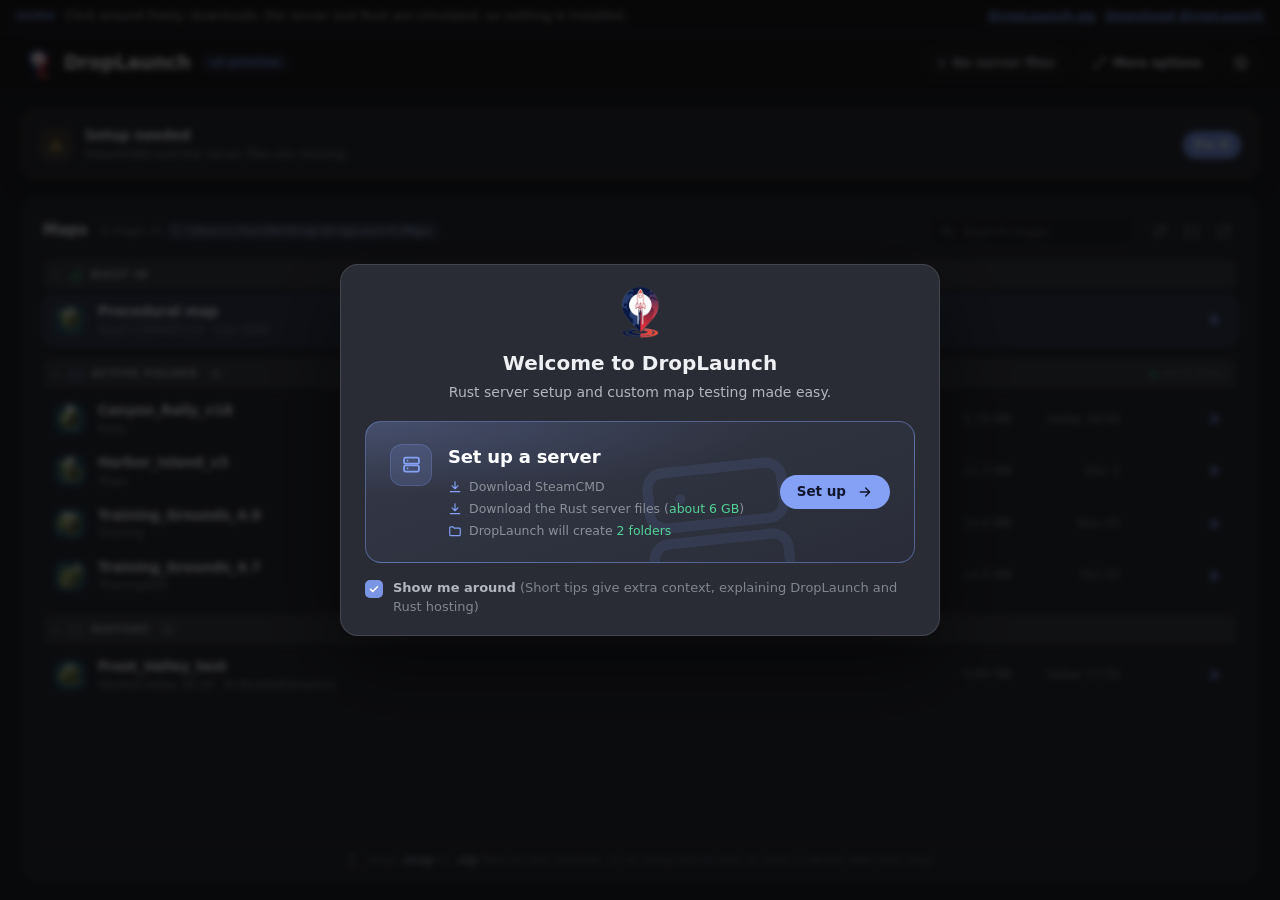
<file: demo/app/index.html>
<!doctype html>
<html lang="en">
  <head>
    <meta charset="utf-8" />
    <meta name="viewport" content="width=device-width, initial-scale=1" />
    <title>DropLaunch Demo</title>
    <meta name="description" content="Try DropLaunch in your browser: set up a Rust server, start a map, and collect bug reports from testers. Everything is simulated." />
    <link rel="icon" type="image/png" href="logo.png" />
    <link rel="stylesheet" href="styles.css?v=7be547c658" />
    <!-- The theme in use, before anything shows (theme.js keeps this copy up to date). -->
    <script>
      try {
        for (const [name, value] of Object.entries(JSON.parse(localStorage.getItem("droplaunch.theme")) ?? {})) document.documentElement.style.setProperty(name, value);
      } catch {}
    </script>
    <link rel="stylesheet" href="demo.css?v=7be547c658" />
    <script type="importmap">
    {
      "imports": {
        "./about.js": "./about.js?v=7be547c658",
        "./app.js": "./app.js?v=7be547c658",
        "./console.js": "./console.js?v=7be547c658",
        "./dropdown.js": "./dropdown.js?v=7be547c658",
        "./game.js": "./game.js?v=7be547c658",
        "./graph.js": "./graph.js?v=7be547c658",
        "./guide.js": "./guide.js?v=7be547c658",
        "./i18n.js": "./i18n.js?v=7be547c658",
        "./kits.js": "./kits.js?v=7be547c658",
        "./layout.js": "./layout.js?v=7be547c658",
        "./mapcanvas.js": "./mapcanvas.js?v=7be547c658",
        "./maps.js": "./maps.js?v=7be547c658",
        "./mapviewer.js": "./mapviewer.js?v=7be547c658",
        "./menu.js": "./menu.js?v=7be547c658",
        "./playtest.js": "./playtest.js?v=7be547c658",
        "./rent.js": "./rent.js?v=7be547c658",
        "./server.js": "./server.js?v=7be547c658",
        "./settings.js": "./settings.js?v=7be547c658",
        "./theme.js": "./theme.js?v=7be547c658",
        "./updates.js": "./updates.js?v=7be547c658",
        "./util.js": "./util.js?v=7be547c658"
      }
    }
    </script>
  </head>
  <body class="simple">
    <svg width="0" height="0" style="position: absolute" aria-hidden="true">
      <defs>
        <symbol id="i-refresh" viewBox="0 0 24 24"><path d="M21 12a9 9 0 0 1-15.5 6.2M3 12a9 9 0 0 1 15.5-6.2" /><path d="M21 4v5h-5M3 20v-5h5" /></symbol>
        <symbol id="i-download" viewBox="0 0 24 24"><path d="M12 3v12M7 10l5 5 5-5M4 20h16" /></symbol>
        <symbol id="i-upload" viewBox="0 0 24 24"><path d="M12 16V4M7 9l5-5 5 5M4 20h16" /></symbol>
        <symbol id="i-shield" viewBox="0 0 24 24"><path d="M12 3l8 3v6c0 4.5-3.4 8.2-8 9-4.6-.8-8-4.5-8-9V6z" /><path d="M8.5 12.2l2.4 2.4 4.6-4.8" /></symbol>
        <symbol id="i-x" viewBox="0 0 24 24"><path d="M6 6l12 12M18 6L6 18" /></symbol>
        <symbol id="i-check" viewBox="0 0 24 24"><path d="M5 12.5l4.5 4.5L19 7.5" /></symbol>
        <symbol id="i-alert" viewBox="0 0 24 24"><path d="M12 4l9 16H3z" /><path d="M12 10v4M12 17.5v.01" /></symbol>
        <symbol id="i-folder" viewBox="0 0 24 24"><path d="M3 6.5A1.5 1.5 0 0 1 4.5 5h4.2l2 2.2h8.8A1.5 1.5 0 0 1 21 8.7v9.8a1.5 1.5 0 0 1-1.5 1.5h-15A1.5 1.5 0 0 1 3 18.5z" /></symbol>
        <symbol id="i-external" viewBox="0 0 24 24"><path d="M14 4h6v6M20 4l-9 9M18 14v5a1 1 0 0 1-1 1H5a1 1 0 0 1-1-1V7a1 1 0 0 1 1-1h5" /></symbol>
        <symbol id="i-copy" viewBox="0 0 24 24"><rect x="8" y="8" width="12" height="12" rx="2" /><path d="M16 8V5a1 1 0 0 0-1-1H5a1 1 0 0 0-1 1v10a1 1 0 0 0 1 1h3" /></symbol>
        <symbol id="i-trash" viewBox="0 0 24 24"><path d="M4 7h16M10 11v6M14 11v6M6 7l1 12a1 1 0 0 0 1 1h8a1 1 0 0 0 1-1l1-12M9 7V4h6v3" /></symbol>
        <symbol id="i-wrench" viewBox="0 0 24 24"><path d="M14.7 6.3a4 4 0 0 0 5 5L21 13a7 7 0 0 1-8.6 1.4L6 20.8a2 2 0 0 1-2.8-2.8l6.4-6.4A7 7 0 0 1 11 3l1.7 1.3a4 4 0 0 0 2 2z" /></symbol>
        <symbol id="i-play" viewBox="0 0 24 24"><path d="M7 4.5v15l12-7.5z" /></symbol>
        <symbol id="i-stop" viewBox="0 0 24 24"><rect x="6" y="6" width="12" height="12" rx="2" /></symbol>
        <symbol id="i-sliders" viewBox="0 0 24 24"><path d="M4 6h10M18 6h2M4 12h4M12 12h8M4 18h12M20 18h0" /><circle cx="16" cy="6" r="2" /><circle cx="10" cy="12" r="2" /><circle cx="18" cy="18" r="2" /></symbol>
        <symbol id="i-map" viewBox="0 0 24 24"><path d="M9 4L3 6.5V20l6-2.5 6 2.5 6-2.5V4l-6 2.5z" /><path d="M9 4v13.5M15 6.5V20" /></symbol>
        <symbol id="i-terrain" viewBox="0 0 24 24"><path d="M2.5 19.5l6.5-10 4.5 6.5 3-4 5 7.5z" /><circle cx="17" cy="6" r="2" /></symbol>
        <symbol id="i-server" viewBox="0 0 24 24"><rect x="3.5" y="4" width="17" height="7" rx="2" /><rect x="3.5" y="13" width="17" height="7" rx="2" /><path d="M7.5 7.5h.01M7.5 16.5h.01" /></symbol>
        <symbol id="i-search" viewBox="0 0 24 24"><circle cx="11" cy="11" r="6.5" /><path d="M20 20l-4.2-4.2" /></symbol>
        <symbol id="i-sort" viewBox="0 0 24 24"><path d="M7 4v16M3.5 16.5L7 20l3.5-3.5M17 20V4M13.5 7.5L17 4l3.5 3.5" /></symbol>
        <symbol id="i-chevron" viewBox="0 0 24 24"><path d="M6 9l6 6 6-6" /></symbol>
        <symbol id="i-terminal" viewBox="0 0 24 24"><path d="M4 6l6 6-6 6M12 18h8" /></symbol>
        <symbol id="i-file" viewBox="0 0 24 24"><path d="M14 3H7a2 2 0 0 0-2 2v14a2 2 0 0 0 2 2h10a2 2 0 0 0 2-2V8z" /><path d="M14 3v5h5" /></symbol>
        <symbol id="i-folder-edit" viewBox="0 0 24 24"><path d="M11 20H4.5A1.5 1.5 0 0 1 3 18.5v-12A1.5 1.5 0 0 1 4.5 5h4.2l2 2.2h8.8A1.5 1.5 0 0 1 21 8.7v1.8" /><path d="M19.6 13.4a1.7 1.7 0 0 1 2.4 2.4l-6 6-3.2.8.8-3.2z" /></symbol>
        <symbol id="i-flask" viewBox="0 0 24 24"><path d="M9 3h6M10 3v6.2L4.6 18.4A1.7 1.7 0 0 0 6.1 21h11.8a1.7 1.7 0 0 0 1.5-2.6L14 9.2V3" /><path d="M7.2 15h9.6" /></symbol>
        <symbol id="i-expand" viewBox="0 0 24 24"><path d="M14 4h6v6M10 20H4v-6M20 4l-6.5 6.5M4 20l6.5-6.5" /></symbol>
        <symbol id="i-collapse" viewBox="0 0 24 24"><path d="M14 10h6M14 10V4M10 14H4M10 14v6M14 10l6.5-6.5M10 14l-6.5 6.5" /></symbol>
        <symbol id="i-history" viewBox="0 0 24 24"><path d="M3.5 12a8.5 8.5 0 1 0 2.5-6" /><path d="M3 4v4.5h4.5" /><path d="M12 7.5V12l3 2" /></symbol>
        <symbol id="i-save" viewBox="0 0 24 24"><path d="M5 4h11l3 3v12a1 1 0 0 1-1 1H6a1 1 0 0 1-1-1V5a1 1 0 0 1 1-1z" /><path d="M8 4v5h7V4M8 20v-6h8v6" /></symbol>
        <symbol id="i-hourglass" viewBox="0 0 24 24"><path d="M7 3h10M7 21h10M8 3v3.5a4 4 0 0 0 1.6 3.2L12 12l-2.4 2.3A4 4 0 0 0 8 17.5V21M16 3v3.5a4 4 0 0 1-1.6 3.2L12 12l2.4 2.3a4 4 0 0 1 1.6 3.2V21" /></symbol>
        <symbol id="i-users" viewBox="0 0 24 24"><circle cx="9" cy="8" r="3.5" /><path d="M2.5 20a6.5 6.5 0 0 1 13 0" /><path d="M16 4.7a3.5 3.5 0 0 1 0 6.6M18.2 13.9A6.5 6.5 0 0 1 21.5 20" /></symbol>
        <symbol id="i-link" viewBox="0 0 24 24"><path d="M10 14a4.5 4.5 0 0 0 6.4 0l3-3a4.5 4.5 0 0 0-6.4-6.4l-1.2 1.2M14 10a4.5 4.5 0 0 0-6.4 0l-3 3a4.5 4.5 0 0 0 6.4 6.4l1.2-1.2" /></symbol>
        <symbol id="i-arrow-right" viewBox="0 0 24 24"><path d="M5 12h14M13 6l6 6-6 6" /></symbol>
        <symbol id="i-arrow-left" viewBox="0 0 24 24"><path d="M19 12H5M11 6l-6 6 6 6" /></symbol>
        <symbol id="i-bug" viewBox="0 0 24 24"><path d="M9 7.5a3 3 0 0 1 6 0M7.5 10h9v4.5a4.5 4.5 0 0 1-9 0zM12 10v9M4 13.5h3.5M16.5 13.5H20M5.5 8.5l2.2 1.7M18.5 8.5l-2.2 1.7M5.5 19l2.4-1.8M18.5 19l-2.4-1.8" /></symbol>
        <symbol id="i-plus" viewBox="0 0 24 24"><path d="M12 5v14M5 12h14" /></symbol>
        <symbol id="i-minus" viewBox="0 0 24 24"><path d="M5 12h14" /></symbol>
        <symbol id="i-bulb" viewBox="0 0 24 24"><path d="M9.5 18h5M10.5 21h3M12 3a6 6 0 0 0-3.7 10.7c.7.6 1.2 1.4 1.2 2.3h5c0-.9.5-1.7 1.2-2.3A6 6 0 0 0 12 3z" /></symbol>
        <symbol id="i-cloud" viewBox="0 0 24 24"><path d="M17.5 19a4.5 4.5 0 0 0 .5-8.97A7 7 0 0 0 4.4 11.6 3.75 3.75 0 0 0 6.5 19z" /><path d="M12 11v5M9.5 13.5 12 11l2.5 2.5" /></symbol>
        <symbol id="i-star" viewBox="0 0 24 24"><path d="m12 3 2.7 5.6 6.1.9-4.4 4.3 1 6.1L12 17l-5.4 2.9 1-6.1-4.4-4.3 6.1-.9z" /></symbol>
        <symbol id="i-info" viewBox="0 0 24 24"><circle cx="12" cy="12" r="9" /><path d="M12 11v5M12 8h.01" /></symbol>
        <symbol id="i-gear" viewBox="0 0 24 24"><circle cx="12" cy="12" r="3" /><path d="M19.4 15a1.7 1.7 0 0 0 .3 1.8l.1.1a2 2 0 1 1-2.8 2.8l-.1-.1a1.7 1.7 0 0 0-1.8-.3 1.7 1.7 0 0 0-1 1.5V21a2 2 0 1 1-4 0v-.1a1.7 1.7 0 0 0-1.1-1.5 1.7 1.7 0 0 0-1.8.3l-.1.1a2 2 0 1 1-2.8-2.8l.1-.1a1.7 1.7 0 0 0 .3-1.8 1.7 1.7 0 0 0-1.5-1H3a2 2 0 1 1 0-4h.1a1.7 1.7 0 0 0 1.5-1.1 1.7 1.7 0 0 0-.3-1.8l-.1-.1a2 2 0 1 1 2.8-2.8l.1.1a1.7 1.7 0 0 0 1.8.3H9a1.7 1.7 0 0 0 1-1.5V3a2 2 0 1 1 4 0v.1a1.7 1.7 0 0 0 1 1.5 1.7 1.7 0 0 0 1.8-.3l.1-.1a2 2 0 1 1 2.8 2.8l-.1.1a1.7 1.7 0 0 0-.3 1.8V9a1.7 1.7 0 0 0 1.5 1H21a2 2 0 1 1 0 4h-.1a1.7 1.7 0 0 0-1.5 1z" /></symbol>
        <symbol id="i-palette" viewBox="0 0 24 24"><path d="M12 3a9 9 0 0 0 0 18c1.1 0 1.8-.8 1.8-1.8 0-.5-.2-.9-.5-1.2-.3-.3-.5-.7-.5-1.2 0-1 .8-1.8 1.8-1.8h2.1a4.3 4.3 0 0 0 4.3-4.3C21 6.4 17 3 12 3z" /><circle cx="7.5" cy="11.5" r="1.2" /><circle cx="10.5" cy="7.4" r="1.2" /><circle cx="15.2" cy="7.8" r="1.2" /></symbol>
        <symbol id="i-globe" viewBox="0 0 24 24"><circle cx="12" cy="12" r="9" /><path d="M3 12h18M12 3a14 14 0 0 1 0 18M12 3a14 14 0 0 0 0 18" /></symbol>
        <symbol id="i-bell" viewBox="0 0 24 24"><path d="M18 8.5a6 6 0 0 0-12 0c0 6.5-2.5 8.5-2.5 8.5h17S18 15 18 8.5M13.7 20.5a2 2 0 0 1-3.4 0" /></symbol>
        <symbol id="i-pencil" viewBox="0 0 24 24"><path d="M4 20h4.5L19.5 9a2.1 2.1 0 0 0-3-3L5.5 17v3z" /><path d="M14.5 8l3 3" /></symbol>
        <symbol id="i-gift" viewBox="0 0 24 24"><rect x="3.5" y="8" width="17" height="4" rx="1" /><path d="M5 12v7.5a1 1 0 0 0 1 1h12a1 1 0 0 0 1-1V12M12 8v12.5M12 8S10.5 3.5 8 3.5a2.25 2.25 0 0 0 0 4.5M12 8s1.5-4.5 4-4.5a2.25 2.25 0 0 1 0 4.5" /></symbol>
        <symbol id="i-join" viewBox="0 0 24 24"><path d="M15 3h4a2 2 0 0 1 2 2v14a2 2 0 0 1-2 2h-4M10 17l5-5-5-5M15 12H3" /></symbol>
      </defs>
    </svg>

    <header class="topbar">
      <div class="brand">
        <img src="logo.png" alt="" class="brand-logo" />
        <span class="brand-name">DropLaunch</span>
        <button class="tag tag-btn" id="btn-about" data-t-title="topbar.about.title" data-t="topbar.preview"></button>
      </div>
      <nav class="tabs" role="tablist" data-t-label="topbar.tabs">
        <button role="tab" id="tab-maps" data-tab="maps" aria-selected="true"><svg><use href="#i-map" /></svg><span data-t="topbar.tab.maps"></span></button>
        <button role="tab" id="tab-files" data-tab="files" aria-selected="false"><svg><use href="#i-server" /></svg><span data-t="topbar.tab.files"></span><i class="tab-dot" id="tab-files-dot" hidden></i></button>
      </nav>
      <div class="pills">
        <div class="status-group" role="group" data-t-label="topbar.status">
          <button class="pill" id="pill-steamcmd" data-t-title="topbar.pill.title"><i></i><span data-t="topbar.pill.steamcmd.short"></span></button>
          <button class="pill" id="pill-server" data-t-title="topbar.pill.title"><i></i><span data-t="topbar.pill.server.short"></span></button>
        </div>
        <button class="btn btn-small update-btn" id="btn-update" hidden><svg><use href="#i-download" /></svg><span id="btn-update-label" data-t="update.button"></span></button>
        <button class="btn btn-small btn-ghost view-toggle" id="btn-view" aria-pressed="false" data-t-title="topbar.more.title"><svg><use href="#i-expand" /></svg><span data-t="topbar.more"></span></button>
        <button class="btn btn-small btn-ghost settings-toggle" id="btn-settings" data-t-title="topbar.settings.title" data-t-label="topbar.settings.title"><svg><use href="#i-gear" /></svg></button>
      </div>
    </header>

    <!-- Maps: the list, the server panel and its console -->
    <main class="layout view" id="view-maps">
      <div class="col-main">
        <section class="card maps-card">
          <div class="card-head">
            <div class="maps-title">
              <h2 data-t="maps.title"></h2>
              <p class="sub" id="maps-sub" data-t="common.loading"></p>
            </div>
            <div class="maps-tools">
              <span class="maps-branch" id="maps-branch-box" data-t-title="maps.branch.title" hidden><select id="maps-branch" data-size="sm" data-t-label="common.branch"></select></span>
              <label class="search" data-t-title="maps.search.title">
                <svg><use href="#i-search" /></svg>
                <input id="map-search" type="search" data-t-placeholder="maps.search" autocomplete="off" spellcheck="false" />
              </label>
              <button class="icon-btn" id="btn-maps-sort" data-t-title="maps.sort.date"><svg><use href="#i-sort" /></svg></button>
              <button class="icon-btn" id="btn-maps-folder" data-t-title="maps.folder.title"><svg><use href="#i-folder" /></svg></button>
              <button class="icon-btn" id="btn-maps-refresh" data-t-title="maps.refresh.title"><svg><use href="#i-refresh" /></svg></button>
            </div>
          </div>
          <div class="map-list" id="map-list" role="listbox" tabindex="0" data-t-label="maps.title"></div>
          <p class="drop-hint"><svg><use href="#i-upload" /></svg><span data-t="maps.dropHint"></span></p>
        </section>

        <div class="splitter" id="splitter" role="separator" aria-orientation="horizontal" data-t-label="common.resize" data-t-title="common.splitter.title" tabindex="0"><i></i></div>

        <section class="card console-card" id="console-card">
          <div class="card-head">
            <div class="log-title">
              <h2 data-t="console.title"></h2>
              <span class="live" id="console-live" hidden><i></i><span data-t="console.connected"></span></span>
            </div>
            <div class="log-tools">
              <button class="btn btn-small btn-ghost" id="btn-open-log" data-t-title="console.logFile.title" disabled><svg><use href="#i-file" /></svg><span data-t="console.logFile"></span></button>
              <button class="btn btn-small btn-ghost" id="btn-copy-console" data-t-title="console.copy.title"><svg><use href="#i-copy" /></svg><span data-t="common.copy"></span></button>
              <button class="btn btn-small btn-ghost" id="btn-clear-console" data-t-title="console.clear.title"><svg><use href="#i-trash" /></svg><span data-t="common.clear"></span></button>
              <button class="icon-btn max-btn" data-max="console-card" data-t-title="common.fullScreen"><svg><use href="#i-expand" /></svg></button>
            </div>
          </div>
          <div class="log console" id="console" tabindex="0">
            <div class="log-empty" id="console-empty" data-t="console.empty"></div>
          </div>
          <form class="console-input" id="console-form" autocomplete="off">
            <svg><use href="#i-terminal" /></svg>
            <input id="console-input" data-t-placeholder="console.placeholder.idle" spellcheck="false" disabled />
            <button class="btn btn-small btn-ghost" id="console-send" type="submit" disabled data-t="console.send"></button>
          </form>
        </section>
      </div>

      <div class="vsplitter" role="separator" aria-orientation="vertical" data-t-label="common.resizeSide" data-t-title="common.vsplitter.title" tabindex="0"><i></i></div>

      <aside class="col-side">
        <!-- The guide's Getting started checklist (guide.js) -->
        <section class="card guide-card" id="guide-card" data-t-label="guide.title" hidden></section>
        <!-- Server files that need something (update, repair, Oxide), and SteamCMD jobs while they run -->
        <section class="card strip" id="strip" hidden>
          <div class="strip-row">
            <span class="strip-icon" id="strip-icon"><svg><use href="#i-download" /></svg></span>
            <div class="strip-text">
              <strong id="strip-title"></strong><span id="strip-detail"></span>
              <div class="strip-actions">
                <!-- A server update: Carbon or Oxide along with it (the same switch as in Settings) -->
                <label class="check strip-check" id="strip-framework" hidden><input type="checkbox" id="strip-framework-on" /><span class="box"><svg><use href="#i-check" /></svg></span><span class="strip-check-label" id="strip-framework-label"></span></label>
                <button class="btn btn-small btn-primary" id="strip-action"></button>
              </div>
            </div>
            <button class="icon-btn" id="strip-close" data-t-title="common.dismiss" hidden><svg><use href="#i-x" /></svg></button>
          </div>
          <div class="strip-progress" id="strip-progress" hidden>
            <div class="bar indeterminate" id="strip-bar"><div class="bar-fill" id="strip-fill"></div></div>
            <div class="strip-meta"><span id="strip-text"></span><span id="strip-pct"></span></div>
          </div>
        </section>
        <section class="card server-panel" id="server-panel"></section>
        <!-- Kits ("Give items"): a kit and Give to; full screen (its expand button) for everything (kits.js). Starts folded, like Bug reports. -->
        <section class="card foldable kits-card" id="kits-card" data-start-folded hidden>
          <div class="card-head kits-head">
            <button class="btn btn-small btn-ghost back-btn" id="kits-back" data-t-title="common.backEsc"><svg><use href="#i-arrow-left" /></svg><span data-t="common.back"></span></button>
            <span class="kits-icon"><svg><use href="#i-gift" /></svg></span>
            <h2 data-t="kits.card.title"></h2>
            <span class="spacer"></span>
            <button class="icon-btn max-btn" data-max="kits-card" data-t-title="common.fullScreen"><svg><use href="#i-expand" /></svg></button>
            <button class="icon-btn fold-btn" data-t-title="common.fold" aria-expanded="true"><svg><use href="#i-chevron" /></svg></button>
          </div>
          <div class="kits-main" id="kits-main"></div>
        </section>
        <!-- Bug reports: testers' /bug from Rust's chat, the newest open ones; the page for all (playtest.js) -->
        <section class="card foldable bugs-card" id="bugs-card" data-start-folded>
          <div class="card-head bugs-head">
            <span class="bugs-icon"><svg><use href="#i-bug" /></svg></span>
            <h2 data-t="playtest.reports"></h2>
            <span class="bugs-count" id="bugs-count" hidden></span>
            <span class="spacer"></span>
            <button class="icon-btn" id="bugs-open" data-t-title="bugs.open.title"><svg><use href="#i-expand" /></svg></button>
            <button class="icon-btn fold-btn" data-t-title="common.fold" aria-expanded="true"><svg><use href="#i-chevron" /></svg></button>
          </div>
          <div class="bugs-body" id="bugs-body"></div>
        </section>
      </aside>
    </main>

    <!-- Server files: SteamCMD, updates, mods, scripts, folders -->
    <main class="layout view" id="view-files" hidden>
      <div class="col-main">
        <section class="card foldable" id="server-card" data-start-folded>
          <div class="card-head">
            <div>
              <h2 data-t="files.title"></h2>
              <p class="sub"><span id="server-sub" data-t="common.loading"></span><span class="fold-only" id="server-facts-line"></span></p>
            </div>
            <span class="badge" id="update-badge" hidden data-t="files.updateBadge"></span>
            <button class="icon-btn fold-btn" data-t-title="common.fold" aria-expanded="true"><svg><use href="#i-chevron" /></svg></button>
          </div>

          <div class="setup-banner fold-keep" id="setup-banner" hidden>
            <svg><use href="#i-alert" /></svg>
            <div><strong data-t="files.setupNeeded"></strong><span id="setup-banner-text"></span></div>
            <button class="btn btn-primary" id="btn-open-setup"><svg><use href="#i-wrench" /></svg><span data-t="files.fixIt"></span></button>
          </div>

          <dl class="facts">
            <div id="fact-build-box"><dt data-t="files.fact.build"></dt><dd id="fact-build">—</dd><span class="fact-note" id="fact-build-note"></span></div>
            <div><dt data-t="common.branch"></dt><dd id="fact-branch">—</dd><span class="fact-note" id="fact-branch-note"></span></div>
            <div><dt data-t="files.fact.size"></dt><dd id="fact-size">—</dd><span class="fact-note" id="fact-size-note"></span></div>
          </dl>

          <div class="installs" id="installs" hidden></div>

          <div class="actions fold-keep">
            <select id="branch-select" data-t-label="common.branch"></select>
            <button class="btn btn-ghost" id="btn-check" data-t-title="files.check.title">
              <svg><use href="#i-refresh" /></svg><span data-t="files.check"></span>
            </button>
            <span class="spacer"></span>
            <button class="btn btn-ghost" id="btn-verify" data-t-title="files.verify.title">
              <svg><use href="#i-shield" /></svg><span data-t="files.verify"></span>
            </button>
            <button class="btn btn-primary" id="btn-primary">
              <svg><use href="#i-download" /></svg><span id="btn-primary-label"></span>
            </button>
            <button class="btn btn-danger" id="btn-cancel" hidden>
              <svg><use href="#i-x" /></svg><span data-t="common.cancel"></span>
            </button>
          </div>

          <div class="progress fold-keep" id="progress" hidden>
            <ol class="steps" id="steps">
              <li data-step="steamcmd"><span class="step-dot"><svg><use href="#i-check" /></svg></span><span data-t="files.step.steamcmd"></span></li>
              <li data-step="login"><span class="step-dot"><svg><use href="#i-check" /></svg></span><span data-t="files.step.login"></span></li>
              <li data-step="files"><span class="step-dot"><svg><use href="#i-check" /></svg></span><span id="step-files-label" data-t="files.step.files"></span></li>
              <li data-step="done"><span class="step-dot"><svg><use href="#i-check" /></svg></span><span data-t="files.step.done"></span></li>
            </ol>
            <div class="progress-row">
              <span id="p-text" data-t="files.starting"></span>
              <span id="p-pct"></span>
            </div>
            <div class="bar indeterminate" id="p-bar" role="progressbar" aria-valuemin="0" aria-valuemax="100">
              <div class="bar-fill" id="p-fill"></div>
            </div>
            <div class="progress-meta">
              <span id="p-meta"></span>
              <span id="p-elapsed"></span>
            </div>
          </div>

          <div class="result fold-keep" id="result" hidden>
            <span class="result-icon"><svg id="result-svg"><use href="#i-check" /></svg></span>
            <div class="result-text"><strong id="result-title"></strong><span id="result-detail"></span></div>
          </div>
        </section>

        <section class="card log-card" id="log-card">
          <div class="card-head">
            <div class="log-title">
              <h2 data-t="files.log.title"></h2>
              <span class="live" id="live" hidden><i></i><span data-t="files.log.live"></span></span>
            </div>
            <div class="log-tools">
              <button class="btn btn-small btn-ghost" id="btn-copy-log" data-t-title="files.log.copy.title"><svg><use href="#i-copy" /></svg><span data-t="common.copy"></span></button>
              <button class="btn btn-small btn-ghost" id="btn-clear-log" data-t-title="files.log.clear.title"><svg><use href="#i-trash" /></svg><span data-t="common.clear"></span></button>
              <button class="icon-btn max-btn" data-max="log-card" data-t-title="common.fullScreen"><svg><use href="#i-expand" /></svg></button>
            </div>
          </div>
          <div class="log" id="log" tabindex="0">
            <div class="log-empty" id="log-empty" data-t="files.log.empty"></div>
          </div>
        </section>
      </div>

      <div class="vsplitter" role="separator" aria-orientation="vertical" data-t-label="common.resizeSide" data-t-title="common.vsplitter.title" tabindex="0"><i></i></div>

      <aside class="col-side">
        <section class="card foldable" id="mods-card">
          <div class="card-head">
            <div>
              <h2 data-t="mods.title"></h2>
              <p class="sub" data-t="mods.sub"></p>
            </div>
            <button class="icon-btn fold-btn" data-t-title="common.fold" aria-expanded="true"><svg><use href="#i-chevron" /></svg></button>
          </div>
          <div class="oxide-warning" id="oxide-warning" hidden>
            <svg><use href="#i-alert" /></svg>
            <div><strong data-t="mods.oxide.title"></strong><span data-t="mods.oxide.text"></span></div>
            <button class="btn btn-small btn-primary" id="btn-reapply-oxide" data-t="mods.oxide.reapply"></button>
          </div>
          <dl class="kv">
            <div><dt data-t="common.modFramework"></dt><dd id="mods-framework">—</dd></div>
            <div><dt data-t="mods.rustedit"></dt><dd id="mods-rustedit">—</dd></div>
            <div><dt data-t="mods.owner"></dt><dd id="mods-owner">—</dd></div>
          </dl>
          <div class="mods-toggles">
            <label class="check" id="mods-playtest-row" data-t-title="plugin.title">
              <input type="checkbox" id="mods-playtest" />
              <span class="box"><svg><use href="#i-check" /></svg></span>
              <span><span data-t="plugin.add"></span> <em id="mods-playtest-note"></em></span>
            </label>
            <label class="check" id="mods-profiler-row" hidden data-t-title="mods.profiler.title">
              <input type="checkbox" id="mods-profiler" />
              <span class="box"><svg><use href="#i-check" /></svg></span>
              <span><span data-t="mods.profiler"></span> <em data-t="mods.profiler.note"></em></span>
            </label>
          </div>
          <div class="scripts" id="scripts"></div>
          <button class="btn btn-small btn-ghost btn-block" id="btn-setup-options"><svg><use href="#i-sliders" /></svg><span data-t="mods.setupOptions"></span></button>
        </section>

        <!-- The Rust game on this PC and its map cache -->
        <section class="card foldable" id="game-card">
          <div class="card-head">
            <div>
              <h2 data-t="game.title"></h2>
              <p class="sub" id="game-sub" data-t="game.looking"></p>
            </div>
            <button class="icon-btn" id="btn-game-cache" data-t-title="game.openCache.title" disabled><svg><use href="#i-folder" /></svg></button>
            <button class="icon-btn fold-btn" data-t-title="common.fold" aria-expanded="true"><svg><use href="#i-chevron" /></svg></button>
          </div>
          <div class="game-body" id="game-body"></div>
        </section>

        <section class="card foldable" id="folders-card">
          <div class="card-head">
            <h2 data-t="folders.title"></h2>
            <button class="icon-btn fold-btn" data-t-title="common.fold" aria-expanded="true"><svg><use href="#i-chevron" /></svg></button>
          </div>
          <div class="folders" id="folders"></div>
        </section>

      </aside>
    </main>

    <footer class="footer">
      <span id="footer-config"></span>
      <span>DropLaunch <span id="footer-version"></span> · <button class="footer-link" id="footer-licenses" data-t-title="footer.licenses.title" data-t="footer.licenses"></button></span>
    </footer>

    <!-- Shown while files are dragged over the window -->
    <div class="drop-overlay" id="drop-overlay" hidden>
      <div class="drop-box">
        <span class="drop-icon"><svg><use href="#i-upload" /></svg></span>
        <strong id="drop-title" data-t="drop.start"></strong>
        <span id="drop-detail" data-t="drop.detail"></span>
      </div>
    </div>

    <!-- One-click setup -->
    <div class="overlay" id="setup" hidden>
      <div class="setup" role="dialog" aria-modal="true" aria-labelledby="setup-title">
        <div class="setup-hero">
          <img src="logo.png" alt="" class="setup-logo" />
          <div>
            <h2 id="setup-title" data-t="setup.title.ready"></h2>
            <p id="setup-lead" data-t="setup.lead.needed"></p>
          </div>
        </div>

        <!-- 1: what's downloaded and where (a click on a folder changes it); while it runs, how far it is -->
        <section class="setup-step">
          <span class="step-num">1</span>
          <div class="step-body">
            <div class="step-head">
              <h3 id="setup-step-download" data-t="setup.step.download"></h3>
              <span class="spacer"></span>
              <div class="opt-row" id="setup-branch-row">
                <span class="opt-label" data-t="common.branch"></span>
                <select id="setup-branch" data-size="sm" data-t-label="common.branch"></select>
              </div>
            </div>
            <ul class="reqs" id="setup-reqs">
              <li data-req="steamcmd">
                <span class="req-icon"><svg class="ok"><use href="#i-check" /></svg><svg class="bad"><use href="#i-x" /></svg></span>
                <div><strong data-t="setup.req.steamcmd"></strong><span class="req-note"></span></div>
              </li>
              <li data-req="server">
                <span class="req-icon"><svg class="ok"><use href="#i-check" /></svg><svg class="bad"><use href="#i-x" /></svg></span>
                <div><strong data-t="setup.req.server"></strong><span class="req-note"></span></div>
              </li>
            </ul>
            <ol class="tasks" id="setup-tasks" hidden>
              <li data-task="steamcmd"><span class="task-icon"></span><div class="task-body"><div class="task-title" data-t="setup.task.steamcmd"></div><div class="task-detail"></div><div class="task-bar"><div></div></div></div></li>
              <li data-task="server"><span class="task-icon"></span><div class="task-body"><div class="task-title" data-t="setup.task.server"></div><div class="task-detail"></div><div class="task-bar"><div></div></div></div></li>
              <li data-task="framework"><span class="task-icon"></span><div class="task-body"><div class="task-title" id="task-framework-title" data-t="common.modFramework"></div><div class="task-detail"></div><div class="task-bar"><div></div></div></div></li>
              <li data-task="startfile"><span class="task-icon"></span><div class="task-body"><div class="task-title" data-t="setup.task.startfile"></div><div class="task-detail"></div><div class="task-bar"><div></div></div></div></li>            </ol>
            <div class="setup-log" id="setup-log" hidden></div>
          </div>
        </section>

        <!-- 2 and 3: the choices, also while the files download (they're used once the download is done).
             What works without mods comes first; the mod options show once Carbon or Oxide is picked. -->
        <div class="setup-options" id="setup-options">
          <section class="setup-step">
            <span class="step-num">2</span>
            <div class="step-body">
              <div class="step-head"><h3 data-t="setup.step.extras"></h3></div>
              <div class="setup-group">
                <label class="check" id="setup-owner-row">
                  <input type="checkbox" id="setup-owner" />
                  <span class="box"><svg><use href="#i-check" /></svg></span>
                  <span class="check-text"><span data-t="setup.owner"></span><span class="opt-info" tabindex="0"><svg><use href="#i-info" /></svg><span class="opt-tip" data-t="setup.owner.note"></span></span></span>
                </label>
                <div class="owner-field" id="setup-owner-field" hidden>
                  <div class="owner-row">
                    <input class="text-input" id="setup-owner-id" data-t-placeholder="setup.owner.placeholder" spellcheck="false" autocomplete="off" />
                    <button class="btn btn-small btn-primary" type="button" id="setup-owner-detect" data-t-title="setup.owner.detect.title"><svg><use href="#i-search" /></svg><span data-t="setup.owner.detect"></span></button>
                  </div>
                  <div class="owner-accounts" id="setup-owner-accounts" hidden></div>
                  <div class="owner-hint" id="setup-owner-hint"></div>
                </div>
                <label class="check">
                  <input type="checkbox" id="setup-start" checked />
                  <span class="box"><svg><use href="#i-check" /></svg></span>
                  <span class="check-text"><span id="setup-start-label" data-t="setup.start"></span><span class="opt-info" tabindex="0" id="setup-start-info"><svg><use href="#i-info" /></svg><span class="opt-tip" data-t="setup.start.note"></span></span></span>
                </label>
                <label class="check check-sub" id="setup-prefab-row" hidden>
                  <input type="checkbox" id="setup-prefab" />
                  <span class="box"><svg><use href="#i-check" /></svg></span>
                  <span class="check-text"><span data-t="setup.prefab"></span><span class="opt-info" tabindex="0"><svg><use href="#i-info" /></svg><span class="opt-tip" data-t="setup.prefab.note"></span></span></span>
                </label>
              </div>
            </div>
          </section>
          <section class="setup-step">
            <span class="step-num">3</span>
            <div class="step-body">
              <div class="step-head"><h3 data-t="setup.step.mods"></h3></div>
              <div class="framework-cards" role="radiogroup" data-t-label="common.modFramework" id="setup-framework">
                <button type="button" role="radio" data-value="none"><b data-t="framework.none"></b></button>
                <button type="button" role="radio" data-value="carbon"><b data-t="framework.carbon"></b><small data-t="setup.framework.carbon"></small></button>
                <button type="button" role="radio" data-value="oxide"><b data-t="framework.oxide"></b></button>
              </div>
              <!-- Only with Carbon or Oxide: what they make possible -->
              <div class="setup-group" id="setup-mod-options">
                <label class="check" id="setup-rustedit-row">
                  <input type="checkbox" id="setup-rustedit" checked />
                  <span class="box"><svg><use href="#i-check" /></svg></span>
                  <span class="check-text"><span data-t="setup.rustedit"></span><span class="opt-info" tabindex="0"><svg><use href="#i-info" /></svg><span class="opt-tip" data-t="setup.rustedit.note"></span></span></span>
                </label>
                <label class="check" id="setup-playtest-row">
                  <input type="checkbox" id="setup-playtest" />
                  <span class="box"><svg><use href="#i-check" /></svg></span>
                  <span class="check-text"><span data-t="plugin.add"></span><span class="opt-info" tabindex="0"><svg><use href="#i-info" /></svg><span class="opt-tip" data-t="setup.plugin.note"></span></span></span>
                </label>
                <label class="check" id="setup-whitelist-row" hidden>
                  <input type="checkbox" id="setup-whitelist" checked />
                  <span class="box"><svg><use href="#i-check" /></svg></span>
                  <span class="check-text"><span data-t="setup.whitelist"></span><span class="opt-info" tabindex="0"><svg><use href="#i-info" /></svg><span class="opt-tip" data-t="setup.whitelist.note"></span></span></span>
                </label>
                <label class="check" id="setup-profiler-row" hidden>
                  <input type="checkbox" id="setup-profiler" />
                  <span class="box"><svg><use href="#i-check" /></svg></span>
                  <span class="check-text"><span data-t="setup.profiler"></span><span class="opt-info" tabindex="0"><svg><use href="#i-info" /></svg><span class="opt-tip" data-t="setup.profiler.note"></span></span></span>
                </label>
              </div>
            </div>
          </section>
        </div>

        <div class="setup-result" id="setup-result" hidden>
          <span class="result-icon"><svg id="setup-result-svg"><use href="#i-check" /></svg></span>
          <div>
            <strong id="setup-result-title"></strong>
            <span id="setup-result-detail"></span>
          </div>
        </div>

        <div class="setup-actions" id="setup-actions">
          <button class="btn btn-link" id="setup-later" data-t="setup.later"></button>
          <span class="spacer"></span>
          <label class="check setup-auto" id="setup-auto-row" hidden>
            <input type="checkbox" id="setup-auto" />
            <span class="box"><svg><use href="#i-check" /></svg></span>
            <span class="check-text" data-t="setup.autoContinue"></span>
          </label>
          <button class="btn btn-danger" id="setup-cancel" hidden><svg><use href="#i-x" /></svg><span data-t="common.cancel"></span></button>
          <button class="btn btn-primary btn-lg" id="setup-next" hidden><span data-t="setup.next"></span><svg><use href="#i-arrow-right" /></svg></button>
          <button class="btn btn-primary btn-lg" id="setup-fix"><svg><use href="#i-wrench" /></svg><span id="setup-fix-label" data-t="setup.fix"></span></button>
          <button class="btn btn-primary btn-lg countdown" id="setup-close" hidden><span id="setup-close-label" data-t="setup.continue"></span><i class="countdown-bar" id="setup-countdown"></i></button>
        </div>
      </div>
    </div>

    <!-- First start: what DropLaunch does, then setup -->
    <div class="overlay" id="welcome" hidden>
      <div class="setup welcome" role="dialog" aria-modal="true" aria-labelledby="welcome-title">
        <div class="setup-hero">
          <img src="logo.png" alt="" class="setup-logo" />
          <div>
            <h2 id="welcome-title" data-t="welcome.title"></h2>
            <p data-t="welcome.sub"></p>
          </div>
        </div>
        <button class="welcome-card" id="welcome-host">
          <span class="welcome-art" aria-hidden="true"><svg><use href="#i-server" /></svg></span>
          <span class="welcome-icon"><svg><use href="#i-server" /></svg></span>
          <span class="welcome-content">
            <strong data-t="welcome.setUp"></strong>
            <!-- The downloads say whether there's room for them (app.js, renderWelcome) -->
            <span class="welcome-facts">
              <span id="welcome-steamcmd"><svg><use href="#i-download" /></svg><span data-t="welcome.steamcmd"></span></span>
              <span id="welcome-server"><svg><use href="#i-download" /></svg><span></span></span>
              <!-- The folders it makes, and a word when it isn't in a folder of its own -->
              <span id="welcome-folders" hidden></span>
              <span id="welcome-place" class="warn" hidden></span>
            </span>
          </span>
          <span class="welcome-go"><span data-t="welcome.go"></span><svg><use href="#i-arrow-right" /></svg></span>
        </button>
        <label class="check welcome-guide">
          <input type="checkbox" id="welcome-guide" checked />
          <span class="box"><svg><use href="#i-check" /></svg></span>
          <span><b data-t="welcome.guide"></b> <em data-t="welcome.guide.note"></em></span>
        </label>
      </div>
    </div>

    <!-- Settings: a page over the whole window, a tab for each kind (settings.js builds them) -->
    <div class="settings-page" id="settings" role="dialog" aria-modal="true" aria-labelledby="settings-title" hidden>
      <header class="settings-head">
        <button class="btn btn-small btn-ghost back-btn" id="settings-close" data-t-title="common.backEsc"><svg><use href="#i-arrow-left" /></svg><span data-t="common.back"></span></button>
        <span class="settings-icon"><svg><use href="#i-gear" /></svg></span>
        <h2 id="settings-title" data-t="settings.title"></h2>
      </header>
      <div class="settings-frame">
        <nav class="settings-nav" id="settings-nav" role="tablist" aria-orientation="vertical" data-t-label="settings.nav"></nav>
        <div class="settings-content" id="settings-body"></div>
      </div>
    </div>

    <!-- A new DropLaunch is available -->
    <div class="overlay" id="app-update" hidden>
      <div class="setup app-update" role="dialog" aria-modal="true" aria-labelledby="app-update-title">
        <div class="setup-hero">
          <img src="logo.png" alt="" class="setup-logo" />
          <div>
            <h2 id="app-update-title" data-t="update.title"></h2>
            <p id="app-update-sub"></p>
          </div>
        </div>
        <div class="app-update-notes" id="app-update-notes"></div>
        <p class="app-update-note" id="app-update-note"></p>
        <div class="app-update-progress" id="app-update-progress" hidden>
          <div class="bar" id="app-update-bar"><div class="bar-fill" id="app-update-fill"></div></div>
          <span id="app-update-status"></span>
        </div>
        <div class="setup-actions">
          <label class="check" id="app-update-skip-row" data-t-title="update.skip.title">
            <input type="checkbox" id="app-update-skip" />
            <span class="box"><svg><use href="#i-check" /></svg></span>
            <span data-t="update.skip"></span>
          </label>
          <span class="spacer"></span>
          <button class="btn btn-ghost" id="app-update-later" data-t="update.later"></button>
          <button class="btn btn-primary" id="app-update-go"><svg><use href="#i-download" /></svg><span id="app-update-go-label" data-t="update.button"></span></button>
        </div>
      </div>
    </div>

    <!-- Playtest: bug reports testers send with /bug in Rust's chat, on a picture of the map -->
    <section class="pt-page" id="playtest" hidden aria-labelledby="pt-title">
      <header class="pt-top">
        <button class="btn btn-small btn-ghost" id="pt-back" data-t-title="common.backEsc"><svg><use href="#i-arrow-left" /></svg><span data-t="common.back"></span></button>
        <div class="pt-heading">
          <h2 id="pt-title" data-t="playtest.title"></h2>
          <div class="pt-chips" id="pt-chips"></div>
        </div>
        <label class="check pt-toggle" data-t-title="plugin.title"><input type="checkbox" id="pt-enabled" /><span class="box"><svg><use href="#i-check" /></svg></span><span data-t="playtest.enabled"></span></label>
        <button class="btn btn-small btn-ghost" id="pt-export" data-t-title="playtest.export.title"><svg><use href="#i-download" /></svg><span data-t="playtest.export"></span></button>
      </header>
      <div class="pt-body">
        <section class="card pt-map-card">
          <div class="pt-map-wrap" id="pt-map-wrap"></div>
          <div class="pt-legend">
            <span class="pt-key open" data-t="playtest.key.open"></span>
            <span class="pt-key fixed" data-t="playtest.key.fixed"></span>
            <span class="pt-key tester" data-t="playtest.key.tester"></span>
            <span class="spacer"></span>
            <label class="check" id="pt-names-row" hidden data-t-title="playtest.names.title"><input type="checkbox" id="pt-show-names" /><span class="box"><svg><use href="#i-check" /></svg></span><span data-t="map.names"></span></label>
            <label class="check"><input type="checkbox" id="pt-show-grid" /><span class="box"><svg><use href="#i-check" /></svg></span><span data-t="map.grid"></span></label>
            <label class="check" data-t-title="playtest.trails.title"><input type="checkbox" id="pt-show-trails" /><span class="box"><svg><use href="#i-check" /></svg></span><span data-t="playtest.trails"></span></label>
          </div>
        </section>
        <section class="card pt-list-card">
          <div class="pt-list-head">
            <div class="pt-list-title">
              <h3 data-t="playtest.reports"></h3>
              <p class="sub" id="pt-count"></p>
            </div>
            <div class="seg" id="pt-filter" role="tablist" data-t-label="playtest.filter.label">
              <button role="tab" data-filter="all"><span data-t="playtest.filter.all"></span><b></b></button><button role="tab" data-filter="open"><span data-t="playtest.filter.open"></span><b></b></button><button role="tab" data-filter="fixed"><span data-t="playtest.filter.fixed"></span><b></b></button>
            </div>
          </div>
          <div class="pt-status" id="pt-status" hidden></div>
          <div class="pt-list" id="pt-list"></div>
          <p class="pt-howto" id="pt-howto" data-t="playtest.howto"></p>
        </section>
      </div>
    </section>

    <!-- A map's picture, big, with zoom (from its icon in the map list) -->
    <div class="overlay" id="map-viewer" hidden>
      <div class="mv" role="dialog" aria-modal="true" aria-labelledby="mv-title">
        <div class="mv-head">
          <button class="btn btn-small btn-ghost back-btn" id="mv-close" data-t-title="common.backEsc"><svg><use href="#i-arrow-left" /></svg><span data-t="common.back"></span></button>
          <div class="mv-heading">
            <h2 id="mv-title" data-t="mapview.title"></h2>
            <p class="sub" id="mv-sub"></p>
          </div>
          <label class="check" id="mv-names-row" hidden data-t-title="mapview.names.title"><input type="checkbox" id="mv-names" /><span class="box"><svg><use href="#i-check" /></svg></span><span data-t="map.names"></span></label>
          <label class="check"><input type="checkbox" id="mv-grid" /><span class="box"><svg><use href="#i-check" /></svg></span><span data-t="map.grid"></span></label>
          <label class="check" id="mv-reports-row" hidden data-t-title="mapview.reports.title"><input type="checkbox" id="mv-reports" /><span class="box"><svg><use href="#i-check" /></svg></span><span id="mv-reports-label" data-t="playtest.reports"></span></label>
        </div>
        <div class="mv-map" id="mv-map-wrap"></div>
        <div class="mv-foot">
          <span class="pt-key open" id="mv-key-open" data-t="playtest.key.open"></span>
          <span class="pt-key fixed" id="mv-key-fixed" data-t="playtest.key.fixed"></span>
          <span class="spacer"></span>
          <span data-t="mapview.help"></span>
        </div>
      </div>
    </div>

    <!-- About: the version, and the libraries DropLaunch is made with (their notices and licenses) -->
    <div class="overlay" id="about" hidden>
      <div class="setup about" role="dialog" aria-modal="true" aria-labelledby="about-title">
        <button class="btn btn-small btn-ghost back-btn" id="about-close" data-t-title="common.backEsc"><svg><use href="#i-arrow-left" /></svg><span data-t="common.back"></span></button>
        <div class="setup-hero">
          <img src="logo.png" alt="" class="setup-logo" />
          <div>
            <h2 id="about-title">DropLaunch</h2>
            <p id="about-sub"></p>
          </div>
        </div>
        <h3 class="about-h" data-t="about.madeWith"></h3>
        <p class="about-text" id="about-intro" data-t="about.intro"></p>
        <input class="text-input about-search" id="about-search" data-t-placeholder="about.search" data-t-label="about.search" spellcheck="false" autocomplete="off" />
        <div class="about-list" id="about-list" role="list"></div>
        <h3 class="about-h" data-t="about.downloaded"></h3>
        <p class="about-text" data-t="about.downloadedText"></p>
      </div>
    </div>

    <div class="modal-backdrop" id="modal" hidden>
      <div class="modal" role="dialog" aria-modal="true" aria-labelledby="modal-title">
        <h3 id="modal-title"></h3>
        <p id="modal-text"></p>
        <div class="modal-actions" id="modal-actions"></div>
      </div>
    </div>
    <div class="toast" id="toast" hidden></div>

    <script src="mock.js?v=7be547c658" data-demo></script>
    <script src="demo.js?v=7be547c658"></script>
    <script type="module" src="app.js?v=7be547c658"></script>
  </body>
</html>
</file>
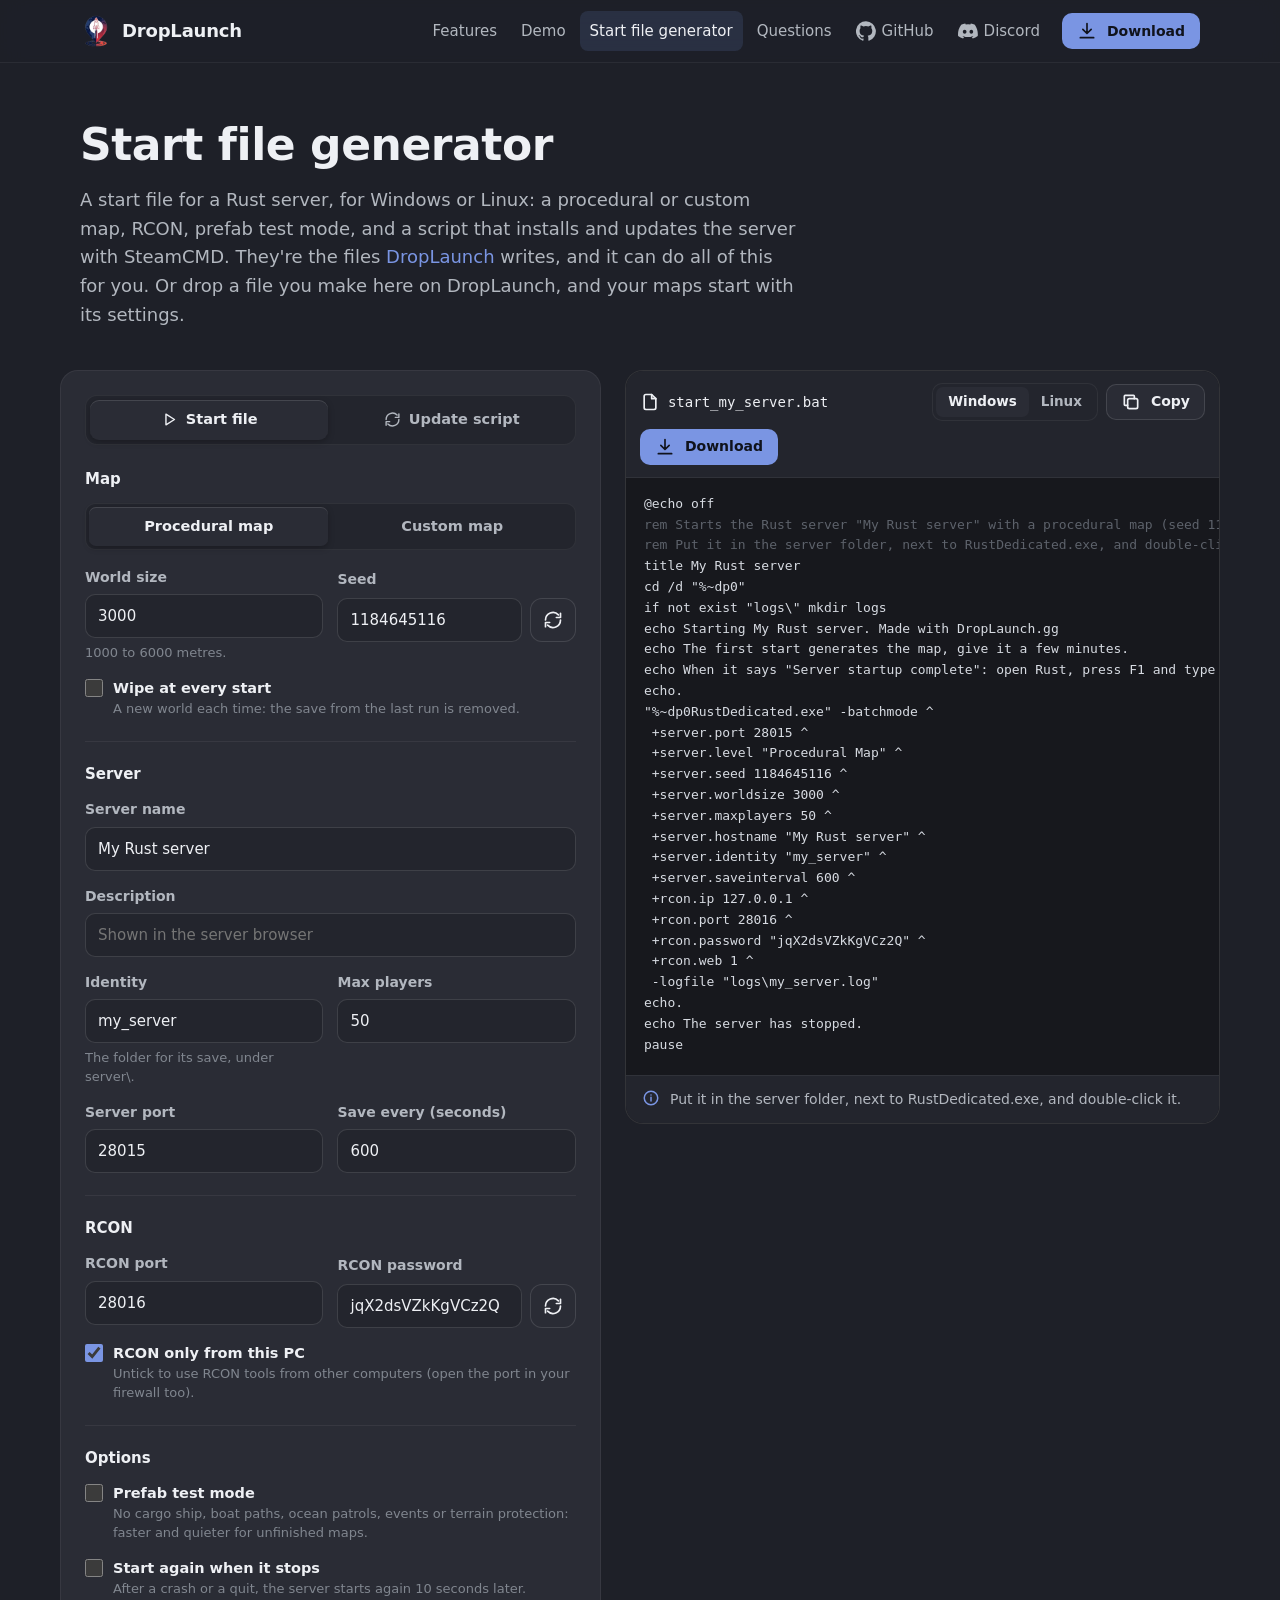
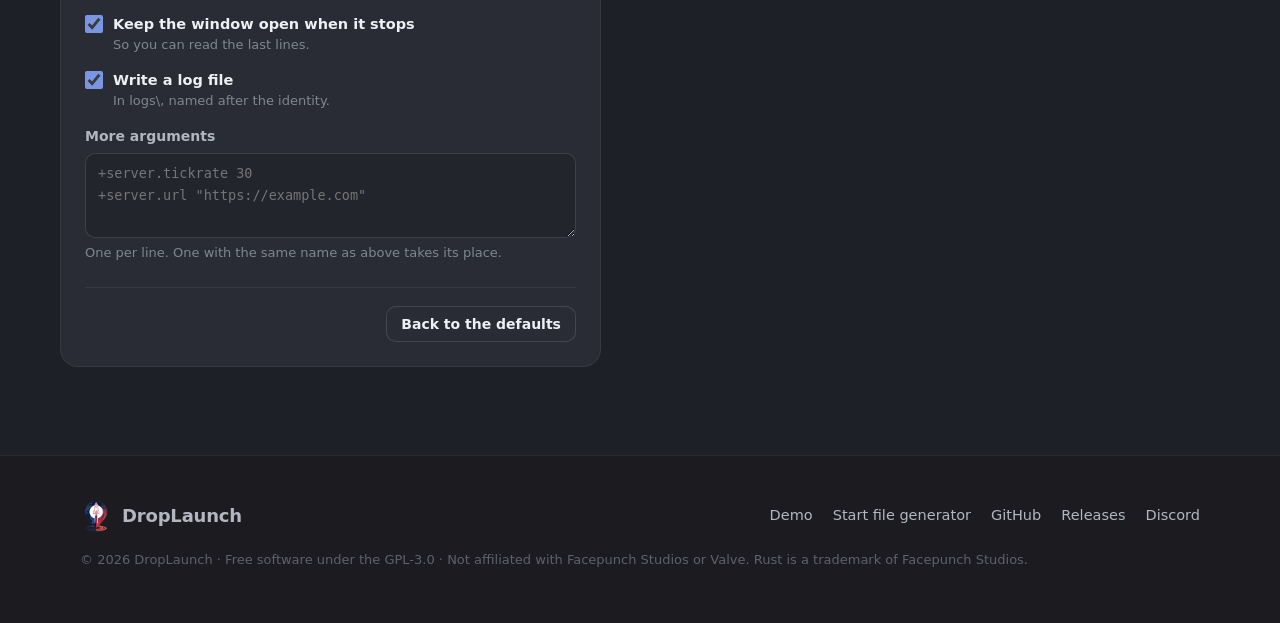
<file: generator.html>
<!doctype html>
<html lang="en">
  <head>
    <meta charset="utf-8" />
    <meta name="viewport" content="width=device-width, initial-scale=1" />
    <title>Rust server start file generator · DropLaunch</title>
    <meta name="description" content="Make a start file for a Rust server, for Windows (.bat) or Linux (.sh): procedural or custom map, RCON, prefab test mode, auto restart, and an update script that installs the server with SteamCMD." />
    <link rel="canonical" href="https://droplaunch.gg/generator" />
    <meta name="theme-color" content="#1e2028" />
    <meta name="color-scheme" content="dark" />
    <link rel="icon" href="/favicon.ico" sizes="32x32" />
    <link rel="icon" href="/assets/favicon-32.png" type="image/png" />
    <link rel="apple-touch-icon" href="/assets/apple-touch-icon.png" />
    <meta property="og:type" content="website" />
    <meta property="og:site_name" content="DropLaunch" />
    <meta property="og:title" content="Rust server start file generator" />
    <meta property="og:description" content="A .bat or .sh that starts a Rust server: procedural or custom map, RCON, prefab test mode, and an update script with SteamCMD." />
    <meta property="og:url" content="https://droplaunch.gg/generator" />
    <meta property="og:image" content="https://droplaunch.gg/assets/og.jpg?v=3" />
    <meta property="og:image:width" content="1200" />
    <meta property="og:image:height" content="630" />
    <meta name="twitter:card" content="summary_large_image" />
    <link rel="stylesheet" href="/assets/site.css?v=2" />
    <script src="/assets/site.js?v=1" defer></script>
    <script src="/assets/generator.js?v=1" defer></script>
  </head>
  <body>
    <svg class="sprite" aria-hidden="true">
      <symbol id="i-download" viewBox="0 0 24 24"><path d="M12 3v12M7 10l5 5 5-5M4 20h16" /></symbol>
      <symbol id="i-file" viewBox="0 0 24 24"><path d="M14 3H7a2 2 0 0 0-2 2v14a2 2 0 0 0 2 2h10a2 2 0 0 0 2-2V8z" /><path d="M14 3v5h5" /></symbol>
      <symbol id="i-refresh" viewBox="0 0 24 24"><path d="M21 12a9 9 0 0 1-15.5 6.2M3 12a9 9 0 0 1 15.5-6.2" /><path d="M21 4v5h-5M3 20v-5h5" /></symbol>
      <symbol id="i-copy" viewBox="0 0 24 24"><rect x="8" y="8" width="12" height="12" rx="2" /><path d="M16 8V5a1 1 0 0 0-1-1H5a1 1 0 0 0-1 1v10a1 1 0 0 0 1 1h3" /></symbol>
      <symbol id="i-x" viewBox="0 0 24 24"><path d="M6 6l12 12M18 6L6 18" /></symbol>
      <symbol id="i-menu" viewBox="0 0 24 24"><path d="M4 7h16M4 12h16M4 17h16" /></symbol>
      <symbol id="i-info" viewBox="0 0 24 24"><circle cx="12" cy="12" r="9" /><path d="M12 11v5M12 8h.01" /></symbol>
      <symbol id="i-play" viewBox="0 0 24 24"><path d="M7 4.5v15l12-7.5z" /></symbol>
      <symbol id="i-github" viewBox="0 0 24 24"><path fill="currentColor" stroke="none" d="M12 .3a12 12 0 0 0-3.8 23.4c.6.1.8-.3.8-.6v-2c-3.3.7-4-1.6-4-1.6-.6-1.4-1.4-1.8-1.4-1.8-1-.7.1-.7.1-.7 1.2.1 1.8 1.2 1.8 1.2 1.1 1.8 2.8 1.3 3.5 1 .1-.8.4-1.3.8-1.6-2.7-.3-5.5-1.3-5.5-5.9 0-1.3.5-2.4 1.2-3.2-.1-.3-.5-1.5.1-3.2 0 0 1-.3 3.3 1.2a11.5 11.5 0 0 1 6 0c2.3-1.5 3.3-1.2 3.3-1.2.6 1.7.2 2.9.1 3.2.8.8 1.2 1.9 1.2 3.2 0 4.6-2.8 5.6-5.5 5.9.4.4.8 1.1.8 2.2v3.3c0 .3.2.7.8.6A12 12 0 0 0 12 .3" /></symbol>
      <symbol id="i-discord" viewBox="0 0 24 24"><path fill="currentColor" stroke="none" d="M20.3 4.4A19.8 19.8 0 0 0 15.4 2.9l-.6 1.3a18.3 18.3 0 0 0-5.5 0l-.6-1.3a19.7 19.7 0 0 0-4.9 1.5C.5 9-.3 13.6.1 18.1a19.9 19.9 0 0 0 6 3l1.3-2a12.9 12.9 0 0 1-1.9-.9l.4-.3a14.2 14.2 0 0 0 12.1 0l.4.3a12.3 12.3 0 0 1-1.9.9l1.2 2a19.8 19.8 0 0 0 6-3c.5-5.2-.8-9.7-3.5-13.7zM8 15.3c-1.2 0-2.2-1.1-2.2-2.4s1-2.4 2.2-2.4 2.2 1.1 2.2 2.4-1 2.4-2.2 2.4zm8 0c-1.2 0-2.2-1.1-2.2-2.4s1-2.4 2.2-2.4 2.2 1.1 2.2 2.4-1 2.4-2.2 2.4z" /></symbol>
    </svg>

    <a class="skip" href="#main">Skip to content</a>

    <header class="top">
      <div class="wrap">
        <a class="brand" href="/">
          <img src="/assets/logo-96.webp" width="32" height="32" alt="" />
          DropLaunch
        </a>
        <button class="menu-btn" type="button" aria-expanded="false" aria-controls="nav" aria-label="Menu">
          <svg class="icon open"><use href="#i-menu" /></svg>
          <svg class="icon close"><use href="#i-x" /></svg>
        </button>
        <nav class="nav" id="nav" aria-label="Main">
          <a href="/#features">Features</a>
          <a href="/demo/">Demo</a>
          <a href="/generator" aria-current="page">Start file generator</a>
          <a href="/#faq">Questions</a>
          <a href="https://github.com/tedpommes/DropLaunch" rel="noopener"><svg class="icon"><use href="#i-github" /></svg>GitHub</a>
          <a href="https://discord.gg/hbXD2YArdV" rel="noopener"><svg class="icon"><use href="#i-discord" /></svg>Discord</a>
          <a class="btn primary small" href="/#download"><svg class="icon"><use href="#i-download" /></svg>Download</a>
        </nav>
      </div>
    </header>

    <main id="main">
      <div class="page-head">
        <div class="wrap">
          <h1>Start file generator</h1>
          <p>A start file for a Rust server, for Windows or Linux: a procedural or custom map, RCON, prefab test mode, and a script that installs and updates the server with SteamCMD. They're the files <a href="/">DropLaunch</a> writes, and it can do all of this for you. Or drop a file you make here on DropLaunch, and your maps start with its settings.</p>
        </div>
      </div>

      <div class="wrap gen">
        <form class="gen-form" id="gen-form" autocomplete="off">
          <div class="tabs" role="tablist" aria-label="File">
            <button type="button" role="tab" id="tab-start" data-tab="start" aria-controls="panel-start" aria-selected="true"><svg class="icon"><use href="#i-play" /></svg>Start file</button>
            <button type="button" role="tab" id="tab-update" data-tab="update" aria-controls="panel-update" aria-selected="false" tabindex="-1"><svg class="icon"><use href="#i-refresh" /></svg>Update script</button>
          </div>

          <div id="panel-start" role="tabpanel" aria-labelledby="tab-start">
            <fieldset>
              <legend>Map</legend>
              <div class="seg" role="radiogroup" aria-label="Map">
                <label><input type="radio" name="mode" value="procgen" checked />Procedural map</label>
                <label><input type="radio" name="mode" value="map" />Custom map</label>
              </div>
              <div class="fields" data-mode="procgen">
                <label class="field">
                  <span>World size</span>
                  <input type="number" name="worldsize" value="3000" min="1000" max="6000" step="250" inputmode="numeric" />
                  <small>1000 to 6000 metres.</small>
                </label>
                <div class="field">
                  <label for="seed"><span class="field-label">Seed</span></label>
                  <div class="with-btn">
                    <input type="number" id="seed" name="seed" value="1184645116" min="0" max="2147483647" inputmode="numeric" />
                    <button class="btn" type="button" id="new-seed" aria-label="Random seed" title="Random seed"><svg class="icon"><use href="#i-refresh" /></svg></button>
                  </div>
                </div>
                <label class="check full">
                  <input type="checkbox" name="wipeProc" />
                  <span><b>Wipe at every start</b><small>A new world each time: the save from the last run is removed.</small></span>
                </label>
              </div>
              <div class="fields" data-mode="map" hidden>
                <label class="field full">
                  <span>Map file or link</span>
                  <input type="text" name="map" placeholder="maps\my_map.map" spellcheck="false" />
                  <small>A path, from the server folder or in full, or a link to a .map file that the server downloads.</small>
                </label>
                <label class="check full">
                  <input type="checkbox" name="wipeMap" checked />
                  <span><b>Fresh world at every start</b><small>Loads the current map file every time: the server's copy and the last save are removed.</small></span>
                </label>
              </div>
            </fieldset>

            <fieldset>
              <legend>Server</legend>
              <div class="fields">
                <label class="field full">
                  <span>Server name</span>
                  <input type="text" name="hostname" value="My Rust server" maxlength="100" />
                </label>
                <label class="field full">
                  <span>Description</span>
                  <input type="text" name="description" placeholder="Shown in the server browser" maxlength="500" />
                </label>
                <label class="field">
                  <span>Identity</span>
                  <input type="text" name="identity" value="my_server" spellcheck="false" />
                  <small>The folder for its save, under server\.</small>
                </label>
                <label class="field">
                  <span>Max players</span>
                  <input type="number" name="maxplayers" value="50" min="1" max="1000" inputmode="numeric" />
                </label>
                <label class="field">
                  <span>Server port</span>
                  <input type="number" name="port" value="28015" min="1" max="65535" inputmode="numeric" />
                </label>
                <label class="field">
                  <span>Save every (seconds)</span>
                  <input type="number" name="saveinterval" value="600" min="30" max="86400" inputmode="numeric" />
                </label>
              </div>
            </fieldset>

            <fieldset>
              <legend>RCON</legend>
              <div class="fields">
                <label class="field">
                  <span>RCON port</span>
                  <input type="number" name="rconport" value="28016" min="1" max="65535" inputmode="numeric" />
                </label>
                <div class="field">
                  <label for="rconpassword"><span class="field-label">RCON password</span></label>
                  <div class="with-btn">
                    <input type="text" id="rconpassword" name="rconpassword" spellcheck="false" />
                    <button class="btn" type="button" id="new-password" aria-label="New password" title="New password"><svg class="icon"><use href="#i-refresh" /></svg></button>
                  </div>
                </div>
                <label class="check full">
                  <input type="checkbox" name="rconlocal" checked />
                  <span><b>RCON only from this PC</b><small>Untick to use RCON tools from other computers (open the port in your firewall too).</small></span>
                </label>
              </div>
            </fieldset>

            <fieldset>
              <legend>Options</legend>
              <div class="fields">
                <label class="check full">
                  <input type="checkbox" name="prefab" />
                  <span><b>Prefab test mode</b><small>No cargo ship, boat paths, ocean patrols, events or terrain protection: faster and quieter for unfinished maps.</small></span>
                </label>
                <label class="check full">
                  <input type="checkbox" name="restart" />
                  <span><b>Start again when it stops</b><small>After a crash or a quit, the server starts again 10 seconds later.</small></span>
                </label>
                <label class="check full" data-os="win">
                  <input type="checkbox" name="pause" checked />
                  <span><b>Keep the window open when it stops</b><small>So you can read the last lines.</small></span>
                </label>
                <label class="check full">
                  <input type="checkbox" name="log" checked />
                  <span><b>Write a log file</b><small>In logs\, named after the identity.</small></span>
                </label>
                <label class="field full">
                  <span>More arguments</span>
                  <textarea name="extra" rows="3" spellcheck="false" placeholder="+server.tickrate 30&#10;+server.url &quot;https://example.com&quot;"></textarea>
                  <small>One per line. One with the same name as above takes its place.</small>
                </label>
              </div>
            </fieldset>
          </div>

          <div id="panel-update" role="tabpanel" aria-labelledby="tab-update" hidden>
            <fieldset>
              <legend>SteamCMD</legend>
              <div class="fields">
                <label class="field full" data-os="win">
                  <span>Where steamcmd.exe is</span>
                  <input type="text" name="steamcmd" value="C:\steamcmd\steamcmd.exe" spellcheck="false" />
                </label>
                <label class="field full" data-os="linux" hidden>
                  <span>Where steamcmd is</span>
                  <input type="text" name="steamcmdLinux" value="~/steamcmd/steamcmd.sh" spellcheck="false" />
                  <small>A path, or just steamcmd when it's installed with your package manager.</small>
                </label>
                <label class="check full">
                  <input type="checkbox" name="getSteamcmd" checked />
                  <span><b>Download SteamCMD if it isn't there</b><small>From Valve, into that folder.</small></span>
                </label>
              </div>
            </fieldset>
            <fieldset>
              <legend>Rust server</legend>
              <div class="fields">
                <label class="field">
                  <span>Branch</span>
                  <input type="text" name="branch" value="public" list="branches" spellcheck="false" />
                  <datalist id="branches">
                    <option value="public"></option>
                    <option value="staging"></option>
                    <option value="aux01"></option>
                    <option value="aux02"></option>
                    <option value="aux03"></option>
                  </datalist>
                </label>
                <label class="check full">
                  <input type="checkbox" name="validate" />
                  <span><b>Check every file each time</b><small>Slower. Without it, a failed update is checked and tried again by itself.</small></span>
                </label>
                <label class="check full">
                  <input type="checkbox" name="oxide" />
                  <span><b>Put Oxide back after an update</b><small>Updates replace Oxide's files: this downloads the latest Oxide again when that happened.</small></span>
                </label>
              </div>
            </fieldset>
          </div>

          <div class="form-foot">
            <button class="btn small" type="button" id="reset">Back to the defaults</button>
          </div>
        </form>

        <div class="gen-out">
          <div class="bar">
            <span class="file"><svg class="icon"><use href="#i-file" /></svg><span id="out-name">start_my_server.bat</span></span>
            <div class="os" role="group" aria-label="System">
              <button type="button" data-os-pick="win" aria-pressed="true">Windows</button>
              <button type="button" data-os-pick="linux" aria-pressed="false">Linux</button>
            </div>
            <button class="btn small" type="button" id="copy"><svg class="icon"><use href="#i-copy" /></svg>Copy</button>
            <button class="btn small primary" type="button" id="download"><svg class="icon"><use href="#i-download" /></svg>Download</button>
          </div>
          <pre id="out" tabindex="0" aria-label="The file"><noscript>The generator needs JavaScript.</noscript></pre>
          <p class="out-note"><svg class="icon"><use href="#i-info" /></svg><span id="out-note"></span></p>
        </div>
      </div>
    </main>

    <footer class="foot">
      <div class="wrap">
        <a class="brand" href="/">
          <img src="/assets/logo-96.webp" width="32" height="32" alt="" loading="lazy" />
          DropLaunch
        </a>
        <nav aria-label="Footer">
          <a href="/demo/">Demo</a>
          <a href="/generator">Start file generator</a>
          <a href="https://github.com/tedpommes/DropLaunch" rel="noopener">GitHub</a>
          <a href="https://github.com/tedpommes/DropLaunch/releases" rel="noopener">Releases</a>
          <a href="https://discord.gg/hbXD2YArdV" rel="noopener">Discord</a>
        </nav>
        <p class="small">© 2026 DropLaunch · Free software under the GPL-3.0 · Not affiliated with Facepunch Studios or Valve. Rust is a trademark of Facepunch Studios.</p>
      </div>
    </footer>

    <div class="toast" id="toast" role="status" aria-live="polite"></div>
  </body>
</html>
</file>
<file: assets/site.css>
/* droplaunch.gg, in DropLaunch's own colours (the app's ui/styles.css). No web fonts: the system's. */
:root {
  color-scheme: dark;
  --bg: #1e2028;
  --bg-deep: #1c1b1f;
  --card: #2a2c35;
  --inset: #23252d;
  --console: #17181d;
  --line: rgba(255, 255, 255, 0.06);
  --line-strong: rgba(255, 255, 255, 0.12);
  --text: #b2b7bf;
  --text-strong: #eef0f4;
  --muted: #80868f;
  --faint: #5d626b;
  --accent: #7a95e3;
  --accent-hover: #8ca4ea;
  --accent-soft: rgba(122, 149, 227, 0.14);
  --ok: #4cc38a;
  --warn: #e6b450;
  --danger: #ef6a62;
  --radius: 14px;
  --font: "Segoe UI Variable Text", "Segoe UI", system-ui, -apple-system, Ubuntu, "Noto Sans", sans-serif;
  --mono: "Cascadia Mono", "Cascadia Code", Consolas, "DejaVu Sans Mono", monospace;
  --wide: 1120px;
  --gutter: 20px;
}

*,
*::before,
*::after {
  box-sizing: border-box;
}

html {
  -webkit-text-size-adjust: 100%;
  text-size-adjust: 100%;
  scroll-padding-top: 76px;
}

@media (prefers-reduced-motion: no-preference) {
  html {
    scroll-behavior: smooth;
  }
}

body {
  margin: 0;
  background: var(--bg);
  color: var(--text);
  font: 16px/1.6 var(--font);
  -webkit-font-smoothing: antialiased;
  overflow-x: hidden;
}

img {
  display: block;
  max-width: 100%;
  height: auto;
}

a {
  color: var(--accent);
  text-decoration: none;
}

a:hover {
  color: var(--accent-hover);
  text-decoration: underline;
  text-underline-offset: 3px;
}

:focus-visible {
  outline: 2px solid var(--accent);
  outline-offset: 3px;
  border-radius: 6px;
}

h1,
h2,
h3 {
  margin: 0;
  color: var(--text-strong);
  line-height: 1.2;
  letter-spacing: -0.01em;
  text-wrap: balance;
}

p {
  margin: 0;
  text-wrap: pretty;
}

code,
kbd {
  font-family: var(--mono);
  font-size: 0.88em;
  padding: 1px 6px;
  border-radius: 6px;
  background: var(--inset);
  border: 1px solid var(--line);
  color: var(--text-strong);
}

/* The app's icons: outlines in the text colour. */
.icon {
  width: 20px;
  height: 20px;
  flex: none;
  fill: none;
  stroke: currentColor;
  stroke-width: 2;
  stroke-linecap: round;
  stroke-linejoin: round;
}

[hidden] {
  display: none !important;
}

/* The icons' <symbol>s, at the top of each page. */
.sprite {
  position: absolute;
  width: 0;
  height: 0;
  overflow: hidden;
}

.sr-only {
  position: absolute;
  width: 1px;
  height: 1px;
  overflow: hidden;
  clip-path: inset(50%);
  white-space: nowrap;
}

.skip {
  position: absolute;
  left: 12px;
  top: -60px;
  z-index: 100;
  padding: 10px 14px;
  border-radius: 10px;
  background: var(--accent);
  color: #10131c;
  font-weight: 600;
}

.skip:focus {
  top: 12px;
}

.wrap {
  width: 100%;
  max-width: calc(var(--wide) + 2 * var(--gutter));
  margin: 0 auto;
  padding: 0 var(--gutter);
}

/* Buttons, like the app's. */
.btn {
  display: inline-flex;
  align-items: center;
  justify-content: center;
  gap: 10px;
  min-height: 46px;
  padding: 10px 20px;
  border-radius: 12px;
  border: 1px solid var(--line-strong);
  background: var(--card);
  color: var(--text-strong);
  font: inherit;
  font-weight: 600;
  line-height: 1.2;
  cursor: pointer;
  transition: background-color 0.15s, border-color 0.15s, transform 0.15s;
}

.btn:hover {
  background: #32353f;
  color: var(--text-strong);
  text-decoration: none;
}

.btn:active {
  transform: translateY(1px);
}

.btn.primary {
  background: var(--accent);
  border-color: transparent;
  color: #10131c;
}

.btn.primary:hover {
  background: var(--accent-hover);
}

.btn.small {
  min-height: 36px;
  padding: 6px 14px;
  border-radius: 10px;
  font-size: 14px;
}

.btn .sub {
  display: block;
  font-size: 12.5px;
  font-weight: 500;
  opacity: 0.75;
}

.btn .label {
  text-align: left;
}

/* Header */
.top {
  position: sticky;
  top: 0;
  z-index: 20;
  background: rgba(30, 32, 40, 0.86);
  border-bottom: 1px solid var(--line);
  backdrop-filter: saturate(140%) blur(12px);
  -webkit-backdrop-filter: saturate(140%) blur(12px);
}

.top .wrap {
  display: flex;
  align-items: center;
  gap: 16px;
  height: 62px;
}

.brand {
  display: flex;
  align-items: center;
  gap: 10px;
  color: var(--text-strong);
  font-weight: 700;
  font-size: 18px;
  letter-spacing: -0.01em;
}

.brand:hover {
  color: var(--text-strong);
  text-decoration: none;
}

.brand img {
  width: 32px;
  height: 32px;
  border-radius: 8px;
}

.nav {
  display: flex;
  align-items: center;
  gap: 4px;
  margin-left: auto;
}

.nav a:not(.btn) {
  display: inline-flex;
  align-items: center;
  gap: 6px;
  padding: 8px 10px;
  border-radius: 8px;
  color: var(--text);
  font-size: 15px;
}

.nav a:not(.btn):hover,
.nav a[aria-current="page"] {
  color: var(--text-strong);
  background: var(--accent-soft);
  text-decoration: none;
}

.nav .btn {
  margin-left: 8px;
}

.menu-btn {
  display: none;
  margin-left: auto;
  width: 42px;
  height: 42px;
  padding: 0;
  border: 1px solid var(--line-strong);
  border-radius: 10px;
  background: var(--card);
  color: var(--text-strong);
  cursor: pointer;
}

.menu-btn .icon {
  margin: auto;
}

.menu-btn .close,
.top.open .menu-btn .open {
  display: none;
}

.top.open .menu-btn .close {
  display: block;
}

@media (max-width: 860px) {
  .menu-btn {
    display: flex;
  }

  .nav {
    display: none;
    position: absolute;
    top: 62px;
    left: 0;
    right: 0;
    flex-direction: column;
    align-items: stretch;
    gap: 2px;
    padding: 10px var(--gutter) 16px;
    background: var(--bg);
    border-bottom: 1px solid var(--line-strong);
    box-shadow: 0 16px 30px rgba(0, 0, 0, 0.35);
  }

  .top.open .nav {
    display: flex;
  }

  .nav a:not(.btn) {
    padding: 11px 12px;
    font-size: 16px;
  }

  .nav .btn {
    margin: 8px 0 0;
  }
}

/* Sections */
section {
  padding: 88px 0;
}

section + section {
  border-top: 1px solid var(--line);
}

.eyebrow {
  display: inline-flex;
  align-items: center;
  gap: 8px;
  margin-bottom: 14px;
  color: var(--accent);
  font-size: 13px;
  font-weight: 700;
  letter-spacing: 0.08em;
  text-transform: uppercase;
}

.head {
  max-width: 680px;
  margin-bottom: 44px;
}

.head.center {
  margin-left: auto;
  margin-right: auto;
  text-align: center;
}

.head h2 {
  font-size: clamp(28px, 4vw, 38px);
}

.head p {
  margin-top: 14px;
  font-size: 18px;
  color: var(--text);
}

/* Hero */
.hero {
  position: relative;
  padding: 72px 0 88px;
  overflow: hidden;
}

.hero::before {
  content: "";
  position: absolute;
  inset: -200px -10% auto auto;
  width: 900px;
  height: 700px;
  background: radial-gradient(closest-side, rgba(122, 149, 227, 0.16), transparent);
  pointer-events: none;
}

.hero .wrap {
  position: relative;
  display: grid;
  grid-template-columns: minmax(0, 1.15fr) minmax(0, 0.85fr);
  align-items: center;
  gap: 56px;
}

.hero h1 {
  font-size: clamp(36px, 5.6vw, 58px);
  letter-spacing: -0.025em;
}

.hero h1 span {
  color: var(--accent);
}

.hero .lead {
  margin-top: 22px;
  max-width: 560px;
  font-size: 19px;
}

.actions {
  display: flex;
  flex-wrap: wrap;
  gap: 12px;
  margin-top: 32px;
}

.facts {
  display: flex;
  flex-wrap: wrap;
  gap: 8px 18px;
  margin: 26px 0 0;
  padding: 0;
  list-style: none;
  color: var(--muted);
  font-size: 14.5px;
}

.facts li {
  display: inline-flex;
  align-items: center;
  gap: 7px;
}

.facts .icon {
  width: 16px;
  height: 16px;
  color: var(--ok);
}

/* A screenshot in a frame, like the app's window. */
.shot {
  margin: 0;
  border-radius: 16px;
  border: 1px solid var(--line-strong);
  background: var(--bg-deep);
  overflow: hidden;
  box-shadow: 0 30px 70px rgba(0, 0, 0, 0.45), 0 0 0 1px rgba(0, 0, 0, 0.3);
}

.shot button {
  display: block;
  width: 100%;
  padding: 0;
  border: 0;
  background: none;
  cursor: zoom-in;
}

.shot button:focus-visible {
  outline-offset: -3px;
  border-radius: 16px;
}

.shot img {
  width: 100%;
}

.hero .shot {
  max-width: 430px;
  justify-self: end;
  transform: rotate(1.2deg);
}

figcaption {
  margin-top: 14px;
  color: var(--muted);
  font-size: 14.5px;
  text-align: center;
}

@media (max-width: 860px) {
  .hero {
    padding: 48px 0 64px;
  }

  .hero .wrap {
    grid-template-columns: minmax(0, 1fr);
    gap: 44px;
  }

  .hero .shot {
    justify-self: center;
    max-width: 380px;
    transform: none;
  }
}

/* Steps */
.steps {
  display: grid;
  grid-template-columns: repeat(3, minmax(0, 1fr));
  gap: 18px;
  margin: 0;
  padding: 0;
  list-style: none;
  counter-reset: step;
}

.steps li {
  position: relative;
  padding: 26px 24px 24px;
  border-radius: var(--radius);
  background: var(--card);
  border: 1px solid var(--line);
  counter-increment: step;
}

.steps li::before {
  content: counter(step);
  display: grid;
  place-items: center;
  width: 34px;
  height: 34px;
  margin-bottom: 16px;
  border-radius: 50%;
  background: var(--accent-soft);
  color: var(--accent);
  font-weight: 700;
}

.steps h3 {
  font-size: 19px;
}

.steps p {
  margin-top: 8px;
}

@media (max-width: 760px) {
  .steps {
    grid-template-columns: minmax(0, 1fr);
  }
}

/* Showcase: a screenshot with its story. */
.showcase {
  display: grid;
  grid-template-columns: minmax(0, 0.8fr) minmax(0, 1.2fr);
  align-items: center;
  gap: 64px;
}

.showcase .shot {
  max-width: 400px;
  justify-self: center;
}

.showcase h2 {
  font-size: clamp(28px, 4vw, 36px);
}

.showcase p {
  margin-top: 14px;
  font-size: 17px;
}

.ticks {
  display: grid;
  gap: 10px;
  margin: 24px 0 0;
  padding: 0;
  list-style: none;
}

.ticks li {
  display: flex;
  gap: 12px;
}

.ticks .icon {
  margin-top: 3px;
  color: var(--ok);
}

.ticks b {
  color: var(--text-strong);
  font-weight: 600;
}

.wide-shot {
  max-width: 1040px;
  margin: 0 auto;
}

@media (max-width: 860px) {
  .showcase {
    grid-template-columns: minmax(0, 1fr);
    gap: 40px;
  }

  .showcase .shot {
    order: 2;
    max-width: 360px;
  }
}

/* Feature cards */
.grid {
  display: grid;
  grid-template-columns: repeat(4, minmax(0, 1fr));
  gap: 16px;
}

@media (max-width: 1000px) {
  .grid {
    grid-template-columns: repeat(2, minmax(0, 1fr));
  }
}

@media (max-width: 560px) {
  .grid {
    grid-template-columns: minmax(0, 1fr);
  }
}

.card {
  padding: 24px;
  border-radius: var(--radius);
  background: var(--card);
  border: 1px solid var(--line);
}

.card .badge {
  display: grid;
  place-items: center;
  width: 42px;
  height: 42px;
  margin-bottom: 16px;
  border-radius: 12px;
  background: var(--accent-soft);
  color: var(--accent);
}

.card h3 {
  font-size: 17px;
}

.card p {
  margin-top: 8px;
  font-size: 15px;
}

/* The themes side by side, a theme file, and a closer look at what's new. */
.themes {
  display: grid;
  grid-template-columns: repeat(4, minmax(0, 1fr));
  gap: 20px;
  max-width: 1040px;
  margin: 0 auto;
}

.themes figure {
  margin: 0;
}

.themes .shot,
.example .shot {
  box-shadow: 0 18px 44px rgba(0, 0, 0, 0.4), 0 0 0 1px rgba(0, 0, 0, 0.3);
}

.themes figcaption b {
  display: block;
  margin-bottom: 2px;
  color: var(--text-strong);
  font-size: 16px;
  font-weight: 600;
}

.make-theme {
  display: grid;
  grid-template-columns: repeat(2, minmax(0, 1fr));
  align-items: center;
  gap: 40px;
  max-width: 1040px;
  margin: 56px auto 0;
}

.make-theme h3 {
  font-size: 22px;
}

.make-theme p {
  margin-top: 10px;
  font-size: 16.5px;
}

.make-theme b,
.example b {
  color: var(--text-strong);
  font-weight: 600;
}

/* Not overflow: hidden, so a box with an aspect-ratio still grows with its text. */
.code-file {
  border-radius: var(--radius);
  background: var(--console);
  border: 1px solid var(--line-strong);
}

.code-file .bar {
  display: flex;
  align-items: center;
  gap: 8px;
  padding: 10px 14px;
  border-bottom: 1px solid var(--line);
  border-radius: calc(var(--radius) - 1px) calc(var(--radius) - 1px) 0 0;
  background: var(--inset);
  color: var(--text-strong);
  font: 13.5px var(--mono);
}

.code-file .bar .icon {
  width: 16px;
  height: 16px;
  color: var(--muted);
}

.code-file pre {
  margin: 0;
  padding: 16px 18px 18px;
  overflow-x: auto;
  color: #d7dbe2;
  font: 13px/1.65 var(--mono);
  white-space: pre;
}

.code-file .c {
  color: var(--muted);
}

.examples {
  display: grid;
  grid-template-columns: repeat(2, minmax(0, 1fr));
  gap: 48px 28px;
  max-width: 1040px;
  margin: 0 auto;
}

/* Pictures and files the same size: 544 x 320, like the pictures. */
.example .shot,
.example .code-file {
  aspect-ratio: 17 / 10;
}

.example h3 {
  display: flex;
  align-items: center;
  gap: 10px;
  margin-top: 22px;
  font-size: 19px;
}

.example h3 .icon {
  color: var(--accent);
}

.example p {
  margin-top: 8px;
  font-size: 15.5px;
}

@media (max-width: 1000px) {
  .themes {
    grid-template-columns: repeat(2, minmax(0, 1fr));
    max-width: 560px;
  }
}

@media (max-width: 860px) {
  .make-theme,
  .examples {
    grid-template-columns: minmax(0, 1fr);
  }

  .make-theme {
    gap: 24px;
    margin-top: 44px;
  }

  .examples {
    max-width: 560px;
    gap: 40px;
  }
}

@media (max-width: 560px) {
  .code-file pre {
    padding: 14px 14px 16px;
    font-size: 12px;
  }
}

/* Two links to try: the demo and the generator. */
.tryout {
  display: grid;
  grid-template-columns: repeat(2, minmax(0, 1fr));
  gap: 18px;
}

.panel {
  display: flex;
  flex-direction: column;
  align-items: flex-start;
  gap: 14px;
  padding: 32px;
  border-radius: 18px;
  background: linear-gradient(160deg, rgba(122, 149, 227, 0.12), rgba(122, 149, 227, 0.02) 60%), var(--card);
  border: 1px solid var(--line-strong);
}

.panel h2 {
  font-size: 26px;
}

.panel h3 {
  font-size: 20px;
}

.panel p {
  flex: 1;
}

@media (max-width: 760px) {
  .tryout {
    grid-template-columns: minmax(0, 1fr);
  }

  .panel {
    padding: 26px 22px;
  }
}

/* Questions */
.faq {
  max-width: 800px;
  margin: 0 auto;
}

.faq details {
  border-bottom: 1px solid var(--line-strong);
}

.faq summary {
  display: flex;
  align-items: center;
  justify-content: space-between;
  gap: 16px;
  padding: 20px 4px;
  color: var(--text-strong);
  font-size: 17.5px;
  font-weight: 600;
  list-style: none;
  cursor: pointer;
}

.faq summary::-webkit-details-marker {
  display: none;
}

.faq summary .icon {
  color: var(--muted);
  transition: transform 0.2s;
}

.faq details[open] summary .icon {
  transform: rotate(180deg);
}

.faq .answer {
  padding: 0 4px 22px;
}

.faq .answer p + p {
  margin-top: 10px;
}

/* Download */
.download {
  display: grid;
  grid-template-columns: minmax(0, 1fr) minmax(0, 1fr);
  gap: 18px;
}

.download .panel {
  justify-content: flex-start;
}

.download .panel p {
  flex: none;
}

.meta {
  display: flex;
  flex-wrap: wrap;
  gap: 6px 16px;
  color: var(--muted);
  font-size: 14.5px;
}

.notes {
  width: 100%;
  margin: 0;
  padding: 18px 20px;
  border-radius: 12px;
  background: var(--inset);
  border: 1px solid var(--line);
  font-size: 15px;
}

.notes ul {
  margin: 0;
  padding-left: 20px;
}

.notes li + li {
  margin-top: 6px;
}

.notes p + p,
.notes p + ul,
.notes ul + p {
  margin-top: 8px;
}

.needs {
  display: grid;
  gap: 10px;
  margin: 0;
  padding: 0;
  list-style: none;
}

.needs li {
  display: flex;
  gap: 12px;
}

.needs .icon {
  margin-top: 3px;
  color: var(--accent);
}

@media (max-width: 860px) {
  .download {
    grid-template-columns: minmax(0, 1fr);
  }
}

/* Footer */
.foot {
  padding: 44px 0 52px;
  border-top: 1px solid var(--line);
  background: var(--bg-deep);
  color: var(--muted);
  font-size: 14.5px;
}

.foot .wrap {
  display: flex;
  flex-wrap: wrap;
  align-items: center;
  justify-content: space-between;
  gap: 18px 32px;
}

.foot nav {
  display: flex;
  flex-wrap: wrap;
  gap: 6px 20px;
}

.foot a {
  color: var(--text);
}

.foot a:hover {
  color: var(--text-strong);
}

.foot .small {
  flex-basis: 100%;
  color: var(--faint);
  font-size: 13px;
}

/* Lightbox */
.lightbox {
  width: 100vw;
  max-width: none;
  height: 100vh;
  height: 100dvh;
  max-height: none;
  margin: 0;
  padding: 0;
  border: 0;
  background: rgba(14, 15, 19, 0.94);
  color: var(--text-strong);
}

.lightbox[open] {
  display: grid;
  grid-template-rows: auto minmax(0, 1fr) auto;
}

.lightbox::backdrop {
  background: transparent;
}

.lightbox .bar {
  display: flex;
  justify-content: flex-end;
  gap: 8px;
  padding: 14px;
}

.lightbox .stage {
  display: flex;
  align-items: center;
  justify-content: center;
  gap: 10px;
  min-height: 0;
  padding: 0 14px;
}

.lightbox img {
  max-width: min(100%, 1400px);
  max-height: 100%;
  width: auto;
  border-radius: 12px;
  box-shadow: 0 20px 60px rgba(0, 0, 0, 0.5);
  object-fit: contain;
}

.lightbox .caption {
  padding: 14px 20px 20px;
  color: var(--text);
  text-align: center;
  font-size: 15px;
}

.round {
  display: grid;
  place-items: center;
  flex: none;
  width: 44px;
  height: 44px;
  padding: 0;
  border-radius: 50%;
  border: 1px solid var(--line-strong);
  background: rgba(42, 44, 53, 0.9);
  color: var(--text-strong);
  cursor: pointer;
}

.round:hover {
  background: #383b47;
}

.round[hidden] {
  display: none;
}

.prev .icon {
  transform: rotate(90deg);
}

.next .icon {
  transform: rotate(-90deg);
}

@media (max-width: 640px) {
  .lightbox .stage {
    padding: 0 6px;
  }

  .lightbox .prev,
  .lightbox .next {
    display: none;
  }
}

/* Generator */
.page-head {
  padding: 56px 0 8px;
}

.page-head h1 {
  font-size: clamp(32px, 5vw, 44px);
}

.page-head p {
  max-width: 720px;
  margin-top: 14px;
  font-size: 18px;
}

.gen {
  display: grid;
  grid-template-columns: minmax(0, 1fr) minmax(0, 1.1fr);
  align-items: start;
  gap: 24px;
  padding: 32px 0 88px;
}

.gen-form {
  padding: 24px;
  border-radius: 18px;
  background: var(--card);
  border: 1px solid var(--line);
}

.gen-out {
  position: sticky;
  top: 80px;
  display: flex;
  flex-direction: column;
  max-height: calc(100vh - 100px);
  border-radius: 18px;
  background: var(--console);
  border: 1px solid var(--line-strong);
  overflow: hidden;
}

.gen-out .bar {
  display: flex;
  align-items: center;
  flex-wrap: wrap;
  gap: 8px;
  padding: 12px 14px;
  border-bottom: 1px solid var(--line);
  background: var(--inset);
}

.gen-out .file {
  display: flex;
  align-items: center;
  gap: 8px;
  margin-right: auto;
  color: var(--text-strong);
  font-family: var(--mono);
  font-size: 14px;
}

.gen-out pre {
  margin: 0;
  padding: 16px 18px 20px;
  overflow: auto;
  color: #d7dbe2;
  font: 13px/1.6 var(--mono);
  white-space: pre;
  tab-size: 4;
}

.gen-out pre .c {
  color: var(--faint);
}

@media (max-width: 960px) {
  .gen {
    grid-template-columns: minmax(0, 1fr);
  }

  .gen-out {
    position: static;
    max-height: 560px;
  }
}

.tabs {
  display: flex;
  gap: 4px;
  padding: 4px;
  margin-bottom: 22px;
  border-radius: 12px;
  background: var(--inset);
  border: 1px solid var(--line);
}

.tabs button {
  flex: 1;
  display: inline-flex;
  align-items: center;
  justify-content: center;
  gap: 8px;
  min-height: 40px;
  padding: 6px 10px;
  border: 0;
  border-radius: 9px;
  background: none;
  color: var(--text);
  font: inherit;
  font-size: 14.5px;
  font-weight: 600;
  cursor: pointer;
}

.tabs button:hover {
  color: var(--text-strong);
}

.tabs button[aria-selected="true"] {
  background: var(--card);
  color: var(--text-strong);
  box-shadow: 0 1px 0 var(--line-strong) inset, 0 2px 6px rgba(0, 0, 0, 0.25);
}

.tabs .icon {
  width: 17px;
  height: 17px;
}

@media (max-width: 480px) {
  .tabs .icon {
    display: none;
  }
}

.os {
  display: inline-flex;
  padding: 3px;
  border-radius: 10px;
  background: var(--inset);
  border: 1px solid var(--line);
}

.os button {
  min-height: 30px;
  padding: 4px 12px;
  border: 0;
  border-radius: 7px;
  background: none;
  color: var(--text);
  font: inherit;
  font-size: 13.5px;
  font-weight: 600;
  cursor: pointer;
}

.os button[aria-pressed="true"] {
  background: var(--card);
  color: var(--text-strong);
}

fieldset {
  margin: 0;
  padding: 0;
  border: 0;
  min-width: 0;
}

legend + * {
  clear: both;
}

fieldset + fieldset {
  margin-top: 22px;
  padding-top: 20px;
  border-top: 1px solid var(--line);
}

/* Floated, so the legend sits below the divider like any heading. */
legend {
  float: left;
  width: 100%;
  padding: 0;
  margin-bottom: 12px;
  color: var(--text-strong);
  font-weight: 700;
  font-size: 15px;
}

.fields {
  display: grid;
  grid-template-columns: repeat(2, minmax(0, 1fr));
  gap: 14px;
}

.field {
  display: flex;
  flex-direction: column;
  gap: 6px;
  min-width: 0;
}

.field.full {
  grid-column: 1 / -1;
}

.field > span,
.field-label {
  color: var(--text);
  font-size: 14px;
  font-weight: 600;
}

.fields > .full {
  grid-column: 1 / -1;
}

.field small {
  color: var(--muted);
  font-size: 13px;
  line-height: 1.45;
}

@media (max-width: 520px) {
  .fields {
    grid-template-columns: minmax(0, 1fr);
  }
}

input[type="text"],
input[type="number"],
input[type="password"],
select,
textarea {
  width: 100%;
  min-height: 42px;
  padding: 9px 12px;
  border-radius: 10px;
  border: 1px solid var(--line-strong);
  background: var(--inset);
  color: var(--text-strong);
  font: inherit;
  font-size: 15px;
}

textarea {
  min-height: 70px;
  resize: vertical;
  font-family: var(--mono);
  font-size: 13.5px;
}

input:focus,
select:focus,
textarea:focus {
  outline: none;
  border-color: var(--accent);
  box-shadow: 0 0 0 3px var(--accent-soft);
}

input[aria-invalid="true"] {
  border-color: var(--danger);
}

.with-btn {
  display: flex;
  gap: 8px;
}

.with-btn input {
  flex: 1;
  min-width: 0;
}

.with-btn .btn {
  min-height: 42px;
  padding: 6px 12px;
}

.check {
  display: flex;
  align-items: flex-start;
  gap: 10px;
  cursor: pointer;
}

.check input {
  width: 18px;
  height: 18px;
  margin: 2px 0 0;
  flex: none;
  accent-color: var(--accent);
  cursor: pointer;
}

.check span b {
  display: block;
  color: var(--text-strong);
  font-size: 14.5px;
  font-weight: 600;
}

.check span small {
  display: block;
  color: var(--muted);
  font-size: 13px;
  line-height: 1.45;
}

.note {
  display: flex;
  gap: 10px;
  margin-top: 18px;
  padding: 12px 14px;
  border-radius: 12px;
  background: var(--accent-soft);
  color: var(--text);
  font-size: 14px;
}

.note .icon {
  margin-top: 1px;
  color: var(--accent);
}

.toast {
  position: fixed;
  left: 50%;
  bottom: 24px;
  z-index: 60;
  padding: 10px 16px;
  border-radius: 12px;
  background: #2f3445;
  border: 1px solid rgba(122, 149, 227, 0.4);
  box-shadow: 0 10px 30px rgba(0, 0, 0, 0.4);
  color: var(--text-strong);
  font-size: 14px;
  transform: translate(-50%, 20px);
  opacity: 0;
  pointer-events: none;
  transition: opacity 0.2s, transform 0.2s;
}

.toast.show {
  opacity: 1;
  transform: translate(-50%, 0);
}

/* Procedural or custom map. */
.seg {
  display: flex;
  gap: 4px;
  padding: 3px;
  margin-bottom: 16px;
  border-radius: 10px;
  background: var(--inset);
  border: 1px solid var(--line);
}

.seg label {
  position: relative;
  flex: 1;
  padding: 8px 10px;
  border-radius: 7px;
  color: var(--text);
  font-size: 14.5px;
  font-weight: 600;
  text-align: center;
  cursor: pointer;
}

.seg input {
  position: absolute;
  inset: 0;
  margin: 0;
  opacity: 0;
  cursor: pointer;
}

.seg label:has(input:checked) {
  background: var(--card);
  color: var(--text-strong);
  box-shadow: 0 1px 0 var(--line-strong) inset, 0 2px 6px rgba(0, 0, 0, 0.25);
}

.seg label:has(input:focus-visible) {
  outline: 2px solid var(--accent);
  outline-offset: 2px;
}

.form-foot {
  display: flex;
  justify-content: flex-end;
  margin-top: 24px;
  padding-top: 18px;
  border-top: 1px solid var(--line);
}

.out-note {
  display: flex;
  gap: 10px;
  padding: 12px 16px;
  border-top: 1px solid var(--line);
  background: var(--inset);
  color: var(--text);
  font-size: 14px;
}

.out-note .icon {
  width: 18px;
  height: 18px;
  margin-top: 1px;
  color: var(--accent);
}

/* 404 */
.lost {
  display: grid;
  place-items: center;
  min-height: calc(100vh - 62px - 140px);
  padding: 80px 0;
  text-align: center;
}

.lost h1 {
  font-size: clamp(34px, 6vw, 52px);
}

.lost p {
  margin: 14px auto 28px;
  max-width: 480px;
  font-size: 18px;
}

.lost .actions {
  justify-content: center;
}
</file>
<file: demo/tour.css>
/* The demo page (demo/index.html): DropLaunch's window beside the tour, in the site's colours
   (assets/site.css). */

.tour-main {
  --pad: 20px;
  --bar: 34px;
  display: flex;
  justify-content: center;
  align-items: stretch;
  gap: 20px;
  padding: var(--pad);
}

/* Big screens: the page is the window and the tour, and only the tour scrolls. */
@media (min-width: 1100px) {
  body.tour-page {
    display: flex;
    flex-direction: column;
    height: 100vh;
    height: 100dvh;
    overflow: hidden;
  }

  .tour-main {
    flex: 1;
    min-height: 0;
  }
}

/* Not the home page's sections (site.css). */
.tour-main section {
  padding: 0;
  border: 0;
}

/* ---------------------------------------------------------------- the window */
.stage {
  flex: 0 1 auto;
  min-width: 0;
  display: flex;
  align-items: flex-start;
  gap: 20px;
}

.win {
  position: relative;
  flex: none;
}

.win-frame {
  display: flex;
  flex-direction: column;
  overflow: hidden;
  border: 1px solid var(--line-strong);
  border-radius: 10px;
  background: var(--bg);
  box-shadow: 0 24px 60px rgba(0, 0, 0, 0.45), 0 0 0 1px rgba(0, 0, 0, 0.35);
}

.win-bar {
  flex: none;
  display: flex;
  align-items: center;
  gap: 8px;
  height: var(--bar);
  padding: 0 12px;
  background: var(--bg-deep);
  border-bottom: 1px solid var(--line);
  color: var(--muted);
  font-size: 12.5px;
  white-space: nowrap;
  user-select: none;
}

.win-bar img {
  width: 16px;
  height: 16px;
  border-radius: 4px;
}

.win-title {
  color: var(--text-strong);
  font-weight: 600;
}

.win-hint {
  overflow: hidden;
  text-overflow: ellipsis;
}

.win-hint::before {
  content: "·";
  margin-right: 8px;
  color: var(--faint);
}

.win-size {
  margin-left: auto;
  color: var(--faint);
  font-family: var(--mono);
  font-size: 11.5px;
  font-variant-numeric: tabular-nums;
}

.win-body {
  position: relative;
  width: 640px;
  height: 860px;
}

.win.smooth .win-body {
  transition: width 0.25s ease, height 0.25s ease;
}

@media (prefers-reduced-motion: reduce) {
  .win.smooth .win-body {
    transition: none;
  }
}

.win-body iframe {
  display: block;
  width: 100%;
  height: 100%;
  border: 0;
  background: var(--bg);
}

.win-cover {
  position: absolute;
  inset: 0;
  display: grid;
  place-items: center;
  padding: 20px;
  background: var(--bg);
  color: var(--muted);
  font-size: 14px;
  text-align: center;
}

/* Edges and corners to resize it by. */
.grip {
  position: absolute;
  z-index: 2;
  touch-action: none;
}

.grip-e,
.grip-w {
  top: 12px;
  bottom: 12px;
  width: 14px;
  cursor: ew-resize;
}

.grip-e {
  right: -8px;
}

.grip-w {
  left: -8px;
}

.grip-s {
  left: 12px;
  right: 12px;
  bottom: -8px;
  height: 14px;
  cursor: ns-resize;
}

.grip-se,
.grip-sw {
  bottom: -10px;
  width: 22px;
  height: 22px;
}

.grip-se {
  right: -10px;
  cursor: nwse-resize;
}

.grip-sw {
  left: -10px;
  cursor: nesw-resize;
}

.grip-e::before,
.grip-w::before,
.grip-s::before {
  content: "";
  position: absolute;
  border-radius: 2px;
  background: var(--accent);
  opacity: 0;
  transition: opacity 0.15s;
}

.grip-e::before,
.grip-w::before {
  top: 0;
  bottom: 0;
  left: 6px;
  width: 2px;
}

.grip-s::before {
  left: 0;
  right: 0;
  top: 6px;
  height: 2px;
}

.grip:hover::before {
  opacity: 0.7;
}

/* A mark just outside the corner: it can be resized. */
.grip-se::after {
  content: "";
  position: absolute;
  right: 2px;
  bottom: 2px;
  width: 8px;
  height: 8px;
  border-right: 2px solid var(--faint);
  border-bottom: 2px solid var(--faint);
  border-bottom-right-radius: 3px;
}

.grip-se:hover::after {
  border-color: var(--accent);
}

/* While resizing, the app mustn't take the mouse. */
body.resizing {
  user-select: none;
}

body.resizing iframe {
  pointer-events: none;
}

body[data-edge="e"],
body[data-edge="w"] {
  cursor: ew-resize;
}

body[data-edge="s"] {
  cursor: ns-resize;
}

body[data-edge="se"] {
  cursor: nwse-resize;
}

body[data-edge="sw"] {
  cursor: nesw-resize;
}

/* ---------------------------------------------------------------- the Downloads folder */
/* Like Windows' File Explorer (dark): left of the window on wide screens, under it on smaller ones
   (demo/folder.js fills it). */
.tour-main .downloads {
  flex: none;
  order: -1;
  display: flex;
  flex-direction: column;
  width: 232px;
  overflow: hidden;
  border: 1px solid #3a3a3a;
  border-radius: 8px;
  background: #1c1c1c;
  box-shadow: 0 18px 44px rgba(0, 0, 0, 0.4), 0 0 0 1px rgba(0, 0, 0, 0.35);
  color: #e4e4e4;
  font: 13px/1.35 "Segoe UI Variable Text", "Segoe UI", system-ui, sans-serif;
}

.dl-bar {
  flex: none;
  display: flex;
  align-items: center;
  gap: 8px;
  height: var(--bar);
  padding: 0 12px;
  border-bottom: 1px solid #2e2e2e;
  background: #202020;
  user-select: none;
}

.dl-bar .dl-icon {
  width: 16px;
  height: 16px;
}

.tour-main .dl-title {
  margin: 0;
  color: #f2f2f2;
  font-family: inherit;
  font-size: 12.5px;
  font-weight: 600;
  line-height: 1;
  letter-spacing: 0;
}

.dl-address {
  display: flex;
  align-items: center;
  margin: 8px 8px 4px;
  padding: 5px 10px;
  overflow: hidden;
  border: 1px solid #3a3a3a;
  border-radius: 6px;
  background: #2b2b2b;
  color: #cfcfcf;
  font-size: 12px;
  white-space: nowrap;
}

.dl-address span + span::before {
  content: "›";
  margin: 0 6px;
  color: #8a8a8a;
}

.dl-files {
  display: grid;
  gap: 2px;
  margin: 0;
  padding: 4px 6px;
  list-style: none;
  outline: none;
}

.dl-files:focus-visible {
  border-radius: 6px;
  box-shadow: inset 0 0 0 2px #4cc2ff;
}

.dl-file {
  display: flex;
  align-items: center;
  gap: 10px;
  min-width: 0;
  padding: 5px 8px;
  border: 1px solid transparent;
  border-radius: 5px;
  cursor: default;
  user-select: none;
}

.dl-file:hover {
  background: #2d2d2d;
}

.dl-file.selected {
  border-color: rgba(76, 194, 255, 0.5);
  background: rgba(76, 194, 255, 0.14);
}

.dl-file .dl-icon {
  flex: none;
  width: 32px;
  height: 32px;
}

.dl-text {
  display: flex;
  flex-direction: column;
  min-width: 0;
}

.dl-name,
.dl-meta {
  overflow: hidden;
  text-overflow: ellipsis;
  white-space: nowrap;
}

.dl-name {
  color: #f2f2f2;
}

.dl-meta {
  color: #9a9a9a;
  font-size: 11.5px;
}

.dl-details {
  margin: 4px 8px 0;
  padding: 10px 4px 12px;
  border-top: 1px solid #2e2e2e;
}

.dl-details p {
  margin: 0;
  color: #bdbdbd;
  font-size: 12.5px;
  line-height: 1.45;
}

.dl-drop {
  width: 100%;
  margin-top: 10px;
  justify-content: center;
}

.dl-drop:disabled {
  opacity: 0.45;
  cursor: default;
}

.dl-status {
  display: flex;
  gap: 14px;
  margin-top: auto;
  padding: 6px 12px;
  border-top: 1px solid #2e2e2e;
  background: #202020;
  color: #9a9a9a;
  font-size: 11.5px;
  white-space: nowrap;
}

.dl-status span:empty {
  display: none;
}

/* Show me on this page (a file in the folder): the same ring as in the window (frame.css). */
.tour-ring {
  position: fixed;
  z-index: 50;
  pointer-events: none;
  border: 2px solid #7a95e3;
  border-radius: 10px;
  box-shadow: 0 0 0 4px rgba(122, 149, 227, 0.25), 0 0 24px rgba(122, 149, 227, 0.45);
  transition: opacity 0.3s;
}

@media (prefers-reduced-motion: no-preference) {
  .tour-ring {
    animation: tour-ring 1.1s ease-in-out infinite;
  }
}

@keyframes tour-ring {
  50% {
    box-shadow: 0 0 0 9px rgba(122, 149, 227, 0.12), 0 0 32px rgba(122, 149, 227, 0.55);
  }
}

.tour-ring.out {
  opacity: 0;
}

/* Not quite room beside the window: under it, the files in one row. */
@media (min-width: 1100px) and (max-width: 1339px) {
  .stage {
    flex-direction: column;
    align-items: center;
    gap: 14px;
  }

  .tour-main .downloads {
    order: 0;
    width: 0;
    min-width: 100%;
  }

  .dl-address {
    display: none;
  }

  .dl-files {
    grid-auto-flow: column;
    grid-auto-columns: minmax(196px, 1fr);
    overflow-x: auto;
    scrollbar-width: thin;
    scrollbar-color: #555 transparent;
  }

  .dl-details {
    display: flex;
    align-items: center;
    gap: 14px;
    padding: 8px 4px;
  }

  .dl-drop {
    flex: none;
    width: auto;
    margin-top: 0;
  }
}

/* ---------------------------------------------------------------- the tour */
.tour {
  flex: none;
  display: flex;
  flex-direction: column;
  width: clamp(340px, 26vw, 420px);
  min-height: 0;
  background: var(--card);
  border: 1px solid var(--line);
  border-radius: var(--radius);
}

.tour:focus {
  outline: none;
}

.tour-head {
  flex: none;
  padding: 20px 20px 16px;
  border-bottom: 1px solid var(--line);
}

.tour-head .eyebrow {
  margin-bottom: 8px;
  font-size: 12px;
}

.tour-head h1 {
  font-size: 21px;
}

.tour-head p {
  margin-top: 8px;
  font-size: 14px;
  line-height: 1.5;
}

.tour-progress {
  display: flex;
  align-items: center;
  gap: 12px;
  margin-top: 14px;
  color: var(--muted);
  font-size: 13px;
  font-variant-numeric: tabular-nums;
  white-space: nowrap;
}

.tour-bar {
  flex: 1;
  height: 6px;
  overflow: hidden;
  border-radius: 99px;
  background: var(--inset);
}

.tour-bar i {
  display: block;
  width: 0;
  height: 100%;
  border-radius: inherit;
  background: var(--ok);
  transition: width 0.4s ease;
}

.tour-list {
  position: relative;
  flex: 1;
  min-height: 0;
  overflow-y: auto;
  padding: 4px 12px 16px;
  scrollbar-width: thin;
  scrollbar-color: rgba(255, 255, 255, 0.14) transparent;
}

.tour-sec h2 {
  display: flex;
  align-items: center;
  gap: 10px;
  margin: 16px 8px 6px;
  color: var(--muted);
  font-size: 12px;
  font-weight: 700;
  letter-spacing: 0.08em;
  text-transform: uppercase;
}

.tour-sec h2 span {
  display: grid;
  place-items: center;
  width: 20px;
  height: 20px;
  border-radius: 6px;
  background: var(--accent-soft);
  color: var(--accent);
  font-size: 11.5px;
  letter-spacing: 0;
}

.tour-sec ol {
  margin: 0;
  padding: 0;
  list-style: none;
}

.step {
  border-radius: 12px;
  transition: background-color 0.2s;
}

.step + .step {
  margin-top: 2px;
}

.step.current {
  background: var(--inset);
  box-shadow: inset 0 0 0 1px var(--line);
}

.step-head {
  display: flex;
  align-items: center;
  gap: 12px;
  width: 100%;
  padding: 9px 10px;
  border: 0;
  border-radius: 12px;
  background: none;
  color: var(--text);
  font: inherit;
  font-size: 15px;
  line-height: 1.35;
  text-align: left;
  cursor: pointer;
}

.step-head:hover {
  background: rgba(255, 255, 255, 0.03);
}

.step.current .step-head {
  color: var(--text-strong);
  font-weight: 600;
}

.step[data-state="done"] .step-title,
.step[data-state="skipped"] .step-title {
  color: var(--muted);
}

.step-title {
  flex: 1;
  min-width: 0;
}

.step-note {
  flex: none;
  color: var(--muted);
  font-size: 12.5px;
  font-weight: 500;
  font-variant-numeric: tabular-nums;
}

/* The circle: empty, turning while it runs, a tick when done. */
.step-mark {
  flex: none;
  display: grid;
  place-items: center;
  width: 22px;
  height: 22px;
  border: 2px solid var(--line-strong);
  border-radius: 50%;
  color: #10131c;
}

.step-mark .icon {
  width: 13px;
  height: 13px;
  stroke-width: 3;
  opacity: 0;
}

.step.current .step-mark {
  border-color: var(--accent);
  box-shadow: 0 0 0 4px var(--accent-soft);
}

.step[data-state="active"] .step-mark {
  border-color: var(--accent);
  border-top-color: transparent;
  box-shadow: none;
  animation: tour-spin 0.9s linear infinite;
}

.step[data-state="done"] .step-mark {
  border-color: var(--ok);
  background: var(--ok);
}

.step[data-state="skipped"] .step-mark {
  border-color: var(--faint);
  background: var(--faint);
}

.step[data-state="done"] .step-mark .icon,
.step[data-state="skipped"] .step-mark .icon {
  opacity: 1;
}

@keyframes tour-spin {
  to {
    transform: rotate(360deg);
  }
}

@media (prefers-reduced-motion: no-preference) {
  .step.just .step-mark {
    animation: tour-pop 0.5s ease;
  }

  .step-how.nudge {
    animation: tour-nudge 0.7s ease;
  }
}

@keyframes tour-pop {
  40% {
    transform: scale(1.3);
  }
}

@keyframes tour-nudge {
  0%,
  100% {
    background: transparent;
  }
  30% {
    background: var(--accent-soft);
  }
}

.step-body {
  padding: 0 14px 14px 44px;
  font-size: 14px;
  line-height: 1.55;
}

.step-body > * + * {
  margin-top: 10px;
}

.step-body code {
  overflow-wrap: anywhere;
}

.step-pc,
.step-how {
  margin-left: -8px;
  padding: 6px 8px;
  border-radius: 8px;
}

.step-pc > b:first-child,
.step-how > b:first-child {
  display: block;
  margin-bottom: 2px;
  color: var(--accent);
  font-size: 11px;
  font-weight: 700;
  letter-spacing: 0.08em;
  text-transform: uppercase;
}

.step-pc code + code {
  margin-left: 4px;
}

.step-how b {
  color: var(--text-strong);
}

/* A running step: its own progress. */
.step-live {
  color: var(--muted);
  font-size: 12.5px;
}

.step-live .tour-bar {
  height: 4px;
  margin-bottom: 6px;
}

.step-live .tour-bar i {
  background: var(--accent);
  transition: width 0.3s ease;
}

.step-live.unknown .tour-bar i {
  width: 30%;
  animation: tour-slide 1.2s ease-in-out infinite;
}

@keyframes tour-slide {
  from {
    transform: translateX(-100%);
  }
  to {
    transform: translateX(340%);
  }
}

.step-show {
  min-height: 32px;
  padding: 4px 12px;
  font-size: 13.5px;
}

.step-show .icon {
  width: 16px;
  height: 16px;
}

.tour-end {
  margin: 16px 0 4px;
  padding: 16px;
  border: 1px solid rgba(76, 195, 138, 0.3);
  border-radius: 12px;
  background: rgba(76, 195, 138, 0.08);
}

.tour-end h2 {
  font-size: 17px;
}

.tour-end p {
  margin: 6px 0 14px;
  font-size: 14px;
}

.tour-foot {
  flex: none;
  display: flex;
  justify-content: space-between;
  gap: 10px;
  padding: 12px 16px;
  border-top: 1px solid var(--line);
}

.tour-foot .icon {
  width: 17px;
  height: 17px;
}

/* On a small screen: the step to do next, above the window. */
.tour-mini {
  display: none;
}

/* ---------------------------------------------------------------- smaller screens */
/* The window is as wide as the page, with the tour under it. */
@media (max-width: 1099px) {
  .tour-main {
    flex-direction: column;
    gap: 16px;
    padding: 16px;
  }

  .stage {
    display: block;
  }

  .tour-main .downloads {
    width: auto;
    margin-top: 16px;
  }

  .dl-files {
    grid-template-columns: repeat(auto-fill, minmax(220px, 1fr));
  }

  .win-body {
    width: auto;
    height: calc(100vh - 62px - var(--bar) - 110px);
    height: calc(100dvh - 62px - var(--bar) - 110px);
    min-height: 460px;
    max-height: 950px;
  }

  .grip {
    display: none;
  }

  .tour {
    width: auto;
  }

  .tour-list {
    overflow: visible;
  }

  .tour-mini {
    display: flex;
    align-items: center;
    gap: 10px;
    padding: 10px 14px;
    border: 1px solid var(--line);
    border-radius: 12px;
    background: var(--card);
    color: var(--text-strong);
    font-size: 14px;
  }

  .tour-mini:hover {
    color: var(--text-strong);
    text-decoration: none;
  }

  .tour-mini-count {
    flex: none;
    color: var(--accent);
    font-weight: 700;
    font-variant-numeric: tabular-nums;
  }

  .tour-mini-title {
    flex: 1;
    min-width: 0;
    overflow: hidden;
    text-overflow: ellipsis;
    white-space: nowrap;
  }

  .tour-mini .icon {
    width: 18px;
    height: 18px;
    color: var(--muted);
  }
}

@media (max-width: 560px) {
  .win-hint {
    display: none;
  }
}
</file>
<file: demo/app/styles.css>
/* DropLaunch v2 - colours taken from droplaunch.gg. They're the default theme's (the same values
   as themes/default.json); theme.js puts the chosen theme's over them (Settings > Visuals), with an
   -rgb triplet of each for see-through shades: rgb(var(--accent-rgb) / 0.2). */
:root {
  --bg: #1e2028;
  --bg-deep: #1c1b1f;
  --card: #2a2c35;
  --inset: #23252d;
  --console: #17181d;
  /* Menus, lists and toasts; tips. */
  --popup: #30323c;
  --tip: #34374a;
  --line: #ffffff0f;
  --line-strong: #ffffff1f;
  /* Laid thinly over a surface (hovers, chips, tracks); what shadows are made of. */
  --overlay: #ffffff;
  --shadow: #000000;
  --text: #b2b7bf;
  --text-strong: #eef0f4;
  --muted: #80868f;
  --faint: #5d626b;
  --accent: #7a95e3;
  --accent-hover: #8ca4ea;
  /* Text on an accent-coloured button; text on a bright chip or mark. */
  --on-accent: #ffffff;
  --on-bright: #10142a;
  --ok: #4cc38a;
  --warn: #e6b450;
  --danger: #ef6a62;
  /* Settings' tabs and the drawers have a colour each. */
  --violet: #a58cf2;
  --orange: #f0905c;
  --cyan: #2fc8f5;
  --pink: #e879b9;
  --mint: #7ad3a8;
  --coral: #ef8a6a;
  /* Who wrote a console line; the boot steps use the same colours. Muted on purpose. */
  --src-server: #a9b0bc;
  --src-map: #93c49a;
  --src-carbon: #e2a174;
  --src-oxide: #b7a0e8;
  --src-rustedit: #dc98bb;
  --src-rcon: #6fc0d2;
  --src-droplaunch: #8ea5ea;
  --src-steamcmd: #86b2d6;
  /* The ones used see-through, as triplets. */
  --overlay-rgb: 255 255 255;
  --shadow-rgb: 0 0 0;
  --accent-rgb: 122 149 227;
  --ok-rgb: 76 195 138;
  --warn-rgb: 230 180 80;
  --danger-rgb: 239 106 98;
  --src-carbon-rgb: 226 161 116;
  /* Made from the ones above. */
  --accent-soft: rgb(var(--accent-rgb) / 0.14);
  --ok-soft: rgb(var(--ok-rgb) / 0.12);
  --danger-soft: rgb(var(--danger-rgb) / 0.12);
  --accent-text: color-mix(in srgb, var(--accent) 50%, var(--text-strong));
  --danger-text: color-mix(in srgb, var(--danger) 70%, var(--text-strong));
  --text-bright: color-mix(in srgb, var(--text-strong) 62%, var(--text));
  --text-log: color-mix(in srgb, var(--text-strong) 30%, var(--text));
  --text-dim: color-mix(in srgb, var(--text) 50%, var(--muted));
  --bar-fill: linear-gradient(90deg, oklch(from var(--accent) calc(l - 0.045) calc(c * 1.05) h), oklch(from var(--accent) calc(l + 0.09) calc(c * 0.75) h));
  --radius: 14px;
  --font: "Segoe UI Variable Text", "Segoe UI", system-ui, -apple-system, Ubuntu, "Noto Sans", sans-serif;
  --mono: "Cascadia Mono", "Cascadia Code", Consolas, "DejaVu Sans Mono", monospace;
}

* {
  box-sizing: border-box;
}

html,
body {
  height: 100%;
  margin: 0;
}

body {
  display: flex;
  flex-direction: column;
  background: var(--bg);
  color: var(--text);
  font: 14px/1.45 var(--font);
  -webkit-font-smoothing: antialiased;
  overflow: hidden;
  user-select: none;
}

svg {
  width: 16px;
  height: 16px;
  flex: none;
  fill: none;
  stroke: currentColor;
  stroke-width: 2;
  stroke-linecap: round;
  stroke-linejoin: round;
}

code {
  font: 12px var(--mono);
  color: var(--text-strong);
  background: rgb(var(--overlay-rgb) / 0.06);
  padding: 1px 5px;
  border-radius: 5px;
}

[hidden] {
  display: none !important;
}

/* ---------- top bar ---------- */
.topbar {
  flex: none;
  height: 60px;
  display: grid;
  grid-template-columns: auto minmax(0, 1fr) auto;
  align-items: center;
  gap: 16px;
  padding: 0 22px;
  background: var(--bg-deep);
  border-bottom: 1px solid var(--line);
  box-shadow: 0 10px 15px -3px rgb(var(--shadow-rgb) / 0.1), 0 4px 6px -4px rgb(var(--shadow-rgb) / 0.1);
  z-index: 2;
}

.brand {
  display: flex;
  align-items: center;
  gap: 10px;
}

.brand-logo {
  width: 32px;
  height: 32px;
}

.brand-name {
  font-size: 19px;
  font-weight: 700;
  color: var(--text-strong);
  letter-spacing: -0.01em;
}

.tag {
  font-size: 11px;
  font-weight: 700;
  color: var(--accent);
  background: var(--accent-soft);
  padding: 3px 9px;
  border-radius: 999px;
  letter-spacing: 0.02em;
}

.pills {
  grid-column: 3;
  display: flex;
  justify-content: flex-end;
  align-items: center;
  gap: 8px;
  min-width: 0;
}

.pill {
  display: inline-flex;
  align-items: center;
  gap: 7px;
  font-size: 12.5px;
  font-weight: 600;
  color: var(--text);
  padding: 5px 12px;
  border-radius: 999px;
  border: 1px solid var(--line);
  background: rgb(var(--overlay-rgb) / 0.02);
  font-family: var(--font);
  cursor: pointer;
  white-space: nowrap;
  transition: background 0.15s, border-color 0.15s;
}

.pill:hover {
  background: rgb(var(--overlay-rgb) / 0.05);
  border-color: var(--line-strong);
}

.pill:focus-visible {
  outline: 2px solid var(--accent);
  outline-offset: 2px;
}

.pill i {
  width: 8px;
  height: 8px;
  border-radius: 50%;
  background: var(--faint);
}

.pill.ok i {
  background: var(--ok);
  box-shadow: 0 0 0 3px rgb(var(--ok-rgb) / 0.18);
}

.pill.warn i {
  background: var(--warn);
  box-shadow: 0 0 0 3px rgb(var(--warn-rgb) / 0.18);
}

/* ---------- layout ---------- */
.layout {
  /* Grows with big windows (full screen) until it's dragged to a width of its own. */
  --side-default: clamp(340px, 24vw, 600px);
  --side-gap: 18px;
  flex: 1;
  min-height: 0;
  display: grid;
  /* main | splitter | side (its width is draggable, never more than half) */
  grid-template-columns: minmax(0, 1fr) var(--side-gap) min(var(--side-w, var(--side-default)), 50%);
  gap: 18px 0;
  padding: 18px 22px;
}

.col-main,
.col-side {
  display: flex;
  flex-direction: column;
  gap: 18px;
  min-height: 0;
}

.col-side {
  overflow-y: auto;
}

.card {
  background: var(--card);
  border: 1px solid var(--line);
  border-radius: var(--radius);
  padding: 18px 20px;
  box-shadow: 0 8px 24px rgb(var(--shadow-rgb) / 0.16);
}

.card-head {
  display: flex;
  align-items: flex-start;
  justify-content: space-between;
  gap: 12px;
  margin-bottom: 14px;
}

.card h2 {
  margin: 0;
  font-size: 15px;
  font-weight: 650;
  color: var(--text-strong);
}

.sub {
  margin: 3px 0 0;
  font-size: 12.5px;
  color: var(--muted);
  overflow-wrap: anywhere;
}

.badge {
  flex: none;
  font-size: 11.5px;
  font-weight: 700;
  color: var(--on-bright);
  background: var(--warn);
  padding: 3px 10px;
  border-radius: 999px;
}

/* ---------- facts ---------- */
.facts {
  display: grid;
  grid-template-columns: repeat(3, minmax(0, 1fr));
  gap: 10px;
  margin: 0 0 16px;
}

.facts > div {
  background: var(--inset);
  border: 1px solid var(--line);
  border-radius: 10px;
  padding: 10px 12px;
  min-width: 0;
}

.facts dt {
  font-size: 11px;
  text-transform: uppercase;
  letter-spacing: 0.06em;
  color: var(--muted);
  margin-bottom: 3px;
}

.facts dd {
  margin: 0;
  font-size: 16px;
  font-weight: 650;
  color: var(--text-strong);
  font-variant-numeric: tabular-nums;
  white-space: nowrap;
  overflow: hidden;
  text-overflow: ellipsis;
}

.fact-note {
  display: block;
  margin-top: 2px;
  font-size: 11.5px;
  color: var(--muted);
  white-space: nowrap;
  overflow: hidden;
  text-overflow: ellipsis;
}

.fact-note.warn {
  color: var(--warn);
}

.facts > div.has-update {
  border-color: rgb(var(--warn-rgb) / 0.35);
  background: linear-gradient(rgb(var(--warn-rgb) / 0.06), rgb(var(--warn-rgb) / 0.06)), var(--inset);
}

/* ---------- controls ---------- */
.actions {
  display: flex;
  align-items: center;
  flex-wrap: wrap;
  gap: 10px;
}

.spacer {
  flex: 1;
}

.btn {
  display: inline-flex;
  align-items: center;
  justify-content: center;
  gap: 8px;
  height: 36px;
  padding: 0 16px;
  border-radius: 999px;
  border: 1px solid transparent;
  font: 600 13.5px var(--font);
  color: var(--text-strong);
  background: transparent;
  cursor: pointer;
  white-space: nowrap;
  transition: background 0.15s, border-color 0.15s, color 0.15s, transform 0.05s;
}

.btn:active:not(:disabled) {
  transform: translateY(1px);
}

.btn:disabled {
  opacity: 0.45;
  cursor: not-allowed;
}

.btn:focus-visible,
.log:focus-visible {
  outline: 2px solid var(--accent);
  outline-offset: 2px;
}

.btn-primary {
  background: var(--accent);
  color: var(--on-accent);
  font-weight: 700;
}

.btn-primary:hover:not(:disabled) {
  background: var(--accent-hover);
}

.btn-ghost {
  border-color: var(--line-strong);
  color: var(--text-bright);
}

.btn-ghost:hover:not(:disabled) {
  background: rgb(var(--overlay-rgb) / 0.05);
  border-color: rgb(var(--overlay-rgb) / 0.2);
}

.btn-danger {
  border-color: rgb(var(--danger-rgb) / 0.45);
  color: var(--danger-text);
}

.btn-danger:hover:not(:disabled) {
  background: var(--danger-soft);
}

.btn-small {
  height: 28px;
  padding: 0 11px;
  font-size: 12px;
  gap: 6px;
}

.btn-small svg {
  width: 14px;
  height: 14px;
}

.btn-block {
  width: 100%;
  margin-top: 14px;
}

/* ---------- progress ---------- */
.progress {
  margin-top: 16px;
  background: var(--inset);
  border: 1px solid var(--line);
  border-radius: 12px;
  padding: 16px 18px;
}

.steps {
  list-style: none;
  display: flex;
  margin: 0 0 16px;
  padding: 0;
}

.steps li {
  position: relative;
  flex: 1;
  display: flex;
  align-items: center;
  gap: 8px;
  font-size: 12.5px;
  font-weight: 600;
  color: var(--faint);
}

.steps li:not(:last-child)::after {
  content: "";
  flex: 1;
  height: 2px;
  margin: 0 10px;
  border-radius: 2px;
  background: var(--line-strong);
}

.step-dot {
  width: 22px;
  height: 22px;
  border-radius: 50%;
  border: 2px solid var(--line-strong);
  display: grid;
  place-items: center;
  flex: none;
}

.step-dot svg {
  width: 13px;
  height: 13px;
  stroke-width: 3;
  opacity: 0;
}

.steps li.active {
  color: var(--text-strong);
}

.steps li.active .step-dot {
  border-color: var(--accent);
  box-shadow: 0 0 0 4px var(--accent-soft);
  animation: pulse 1.6s ease-in-out infinite;
}

.steps li.done {
  color: var(--text);
}

.steps li.done .step-dot {
  border-color: var(--accent);
  background: var(--accent);
  color: var(--on-accent);
}

.steps li.done .step-dot svg {
  opacity: 1;
}

.steps li.done::after {
  background: var(--accent);
}

.steps li.error {
  color: var(--danger);
}

.steps li.error .step-dot {
  border-color: var(--danger);
  background: var(--danger-soft);
}

@keyframes pulse {
  50% {
    box-shadow: 0 0 0 7px rgb(var(--accent-rgb) / 0.05);
  }
}

.progress-row {
  display: flex;
  justify-content: space-between;
  align-items: baseline;
  gap: 12px;
  margin-bottom: 8px;
}

#p-text {
  font-size: 14.5px;
  font-weight: 650;
  color: var(--text-strong);
  overflow: hidden;
  text-overflow: ellipsis;
  white-space: nowrap;
}

#p-pct {
  font-size: 14.5px;
  font-weight: 700;
  color: var(--accent);
  font-variant-numeric: tabular-nums;
}

.bar {
  position: relative;
  height: 8px;
  border-radius: 999px;
  background: rgb(var(--overlay-rgb) / 0.07);
  overflow: hidden;
}

.bar-fill {
  height: 100%;
  width: 0;
  border-radius: inherit;
  background: var(--bar-fill);
  transition: width 0.5s ease;
}

.bar.indeterminate .bar-fill {
  width: 35% !important;
  animation: slide 1.3s ease-in-out infinite;
}

.bar.failed .bar-fill {
  background: var(--danger);
}

.bar.complete .bar-fill {
  background: linear-gradient(90deg, oklch(from var(--ok) calc(l - 0.06) c h), oklch(from var(--ok) calc(l + 0.06) calc(c * 0.93) h));
}

@keyframes slide {
  from {
    transform: translateX(-110%);
  }
  to {
    transform: translateX(300%);
  }
}

.progress-meta {
  display: flex;
  justify-content: space-between;
  gap: 12px;
  margin-top: 8px;
  font-size: 12.5px;
  color: var(--muted);
  font-variant-numeric: tabular-nums;
  min-height: 18px;
}

/* ---------- result ---------- */
.result {
  display: flex;
  align-items: center;
  gap: 12px;
  margin-top: 14px;
  padding: 12px 14px;
  border-radius: 12px;
  border: 1px solid rgb(var(--ok-rgb) / 0.28);
  background: var(--ok-soft);
}

.result-icon {
  width: 30px;
  height: 30px;
  border-radius: 50%;
  display: grid;
  place-items: center;
  background: rgb(var(--ok-rgb) / 0.2);
  color: var(--ok);
  flex: none;
}

.result-icon svg {
  stroke-width: 2.6;
}

.result-text strong {
  display: block;
  color: var(--text-strong);
  font-size: 14px;
}

.result-text span {
  font-size: 12.5px;
  color: var(--text);
  word-break: break-word;
  user-select: text;
}

.result.failed {
  border-color: rgb(var(--danger-rgb) / 0.32);
  background: var(--danger-soft);
}

.result.failed .result-icon {
  background: rgb(var(--danger-rgb) / 0.2);
  color: var(--danger);
}

.result.neutral {
  border-color: var(--line-strong);
  background: rgb(var(--overlay-rgb) / 0.03);
}

.result.neutral .result-icon {
  background: rgb(var(--overlay-rgb) / 0.08);
  color: var(--text);
}

.result.info {
  border-color: rgb(var(--accent-rgb) / 0.3);
  background: var(--accent-soft);
}

.result.info .result-icon {
  background: rgb(var(--accent-rgb) / 0.22);
  color: var(--accent);
}

/* ---------- log ---------- */
.log-card {
  flex: 1;
  min-height: 180px;
  display: flex;
  flex-direction: column;
}

.log-card .card-head {
  margin-bottom: 10px;
  align-items: center;
}

.log-title {
  display: flex;
  align-items: center;
  gap: 10px;
}

.log-tools {
  display: flex;
  gap: 8px;
}

.live {
  display: inline-flex;
  align-items: center;
  gap: 6px;
  font-size: 11px;
  font-weight: 700;
  text-transform: uppercase;
  letter-spacing: 0.08em;
  color: var(--ok);
}

.live i {
  width: 7px;
  height: 7px;
  border-radius: 50%;
  background: var(--ok);
  animation: blink 1.1s ease-in-out infinite;
}

@keyframes blink {
  50% {
    opacity: 0.25;
  }
}

.log {
  flex: 1;
  min-height: 0;
  overflow: auto;
  background: var(--console);
  border: 1px solid var(--line);
  border-radius: 10px;
  padding: 10px 14px;
  font: 12.5px/1.6 var(--mono);
  color: var(--text-log);
  user-select: text;
}

.log-empty {
  font-family: var(--font);
  color: var(--faint);
  padding: 6px 0;
}

.ln {
  display: flex;
  gap: 12px;
  white-space: pre-wrap;
  overflow-wrap: anywhere;
}

.ln .t {
  flex: none;
  color: var(--faint);
}

.ln.app .m {
  color: var(--accent);
}

.ln.error .m {
  color: var(--danger);
}

.ln.ok .m {
  color: var(--ok);
}

.log::-webkit-scrollbar,
.col-side::-webkit-scrollbar {
  width: 10px;
  height: 10px;
}

.log::-webkit-scrollbar-thumb,
.col-side::-webkit-scrollbar-thumb {
  background: rgb(var(--overlay-rgb) / 0.1);
  border-radius: 10px;
  border: 2px solid transparent;
  background-clip: padding-box;
}

.log::-webkit-scrollbar-track,
.col-side::-webkit-scrollbar-track {
  background: transparent;
}

/* ---------- folders ---------- */
.folders {
  display: flex;
  flex-direction: column;
}

.folder {
  padding: 11px 0;
  border-top: 1px solid var(--line);
}

.folder:first-child {
  border-top: 0;
  padding-top: 0;
}

.folder-top {
  display: flex;
  align-items: center;
  justify-content: space-between;
  gap: 8px;
}

.folder-label {
  font-size: 13px;
  font-weight: 650;
  color: var(--text-strong);
}

.folder-state {
  font-size: 11px;
  font-weight: 700;
  padding: 2px 8px;
  border-radius: 999px;
  color: var(--muted);
  background: rgb(var(--overlay-rgb) / 0.05);
}

.folder-state.ok {
  color: var(--ok);
  background: var(--ok-soft);
}

.folder-path {
  margin-top: 4px;
  font: 11.5px/1.4 var(--mono);
  color: var(--muted);
  overflow-wrap: anywhere;
  user-select: text;
}

.icon-btn {
  width: 28px;
  height: 28px;
  display: grid;
  place-items: center;
  border-radius: 8px;
  border: 1px solid transparent;
  background: transparent;
  color: var(--muted);
  cursor: pointer;
  transition: background 0.15s, color 0.15s, border-color 0.15s;
}

.icon-btn:hover:not(:disabled) {
  background: rgb(var(--overlay-rgb) / 0.06);
  border-color: var(--line-strong);
  color: var(--text-strong);
}

.icon-btn:disabled {
  opacity: 0.35;
  cursor: not-allowed;
}

.icon-btn:focus-visible {
  outline: 2px solid var(--accent);
  outline-offset: 1px;
}

/* ---------- footer, modal, toast ---------- */
.footer {
  flex: none;
  display: flex;
  justify-content: space-between;
  gap: 16px;
  padding: 0 22px 12px;
  font-size: 11.5px;
  color: var(--faint);
}

.footer span:first-child {
  overflow: hidden;
  text-overflow: ellipsis;
  white-space: nowrap;
}

.modal-backdrop {
  position: fixed;
  inset: 0;
  display: grid;
  place-items: center;
  background: rgb(var(--shadow-rgb) / 0.6);
  z-index: 10;
}

.modal {
  width: min(440px, calc(100vw - 32px));
  background: var(--card);
  border: 1px solid var(--line-strong);
  border-radius: 16px;
  padding: 22px 22px 18px;
  box-shadow: 0 24px 60px rgb(var(--shadow-rgb) / 0.45);
}

.modal h3 {
  margin: 0 0 8px;
  font-size: 16px;
  color: var(--text-strong);
}

.modal p {
  margin: 0 0 20px;
  color: var(--text);
  /* Release notes and other multi-line texts keep their lines. */
  white-space: pre-line;
  max-height: 50vh;
  overflow-y: auto;
}

.modal-actions {
  display: flex;
  flex-wrap: wrap;
  justify-content: flex-end;
  gap: 10px;
}

.modal-actions .btn {
  flex: none;
}

/* Three choices get the room for them. */
.modal:has(.modal-actions > :nth-child(3)) {
  width: min(540px, calc(100vw - 32px));
}

.toast {
  position: fixed;
  left: 50%;
  top: 70px;
  transform: translateX(-50%);
  max-width: min(560px, calc(100vw - 32px));
  background: color-mix(in srgb, var(--overlay) 3%, var(--popup));
  color: var(--text-strong);
  border: 1px solid var(--line-strong);
  border-radius: 12px;
  padding: 10px 16px;
  font-size: 13px;
  box-shadow: 0 12px 30px rgb(var(--shadow-rgb) / 0.35);
  z-index: 11;
}

/* ---------- setup banner + test server card ---------- */
.setup-banner {
  display: flex;
  align-items: center;
  gap: 12px;
  margin-bottom: 14px;
  padding: 12px 14px;
  border-radius: 12px;
  border: 1px solid rgb(var(--warn-rgb) / 0.35);
  background: rgb(var(--warn-rgb) / 0.1);
}

.setup-banner > svg {
  width: 20px;
  height: 20px;
  color: var(--warn);
}

.setup-banner div {
  flex: 1;
  font-size: 12.5px;
}

.setup-banner strong {
  display: block;
  color: var(--text-strong);
  font-size: 13.5px;
}

.kv {
  margin: 0 0 14px;
  display: grid;
  gap: 8px;
}

.kv > div {
  display: flex;
  justify-content: space-between;
  gap: 12px;
  font-size: 12.5px;
}

.kv dt {
  color: var(--muted);
}

.kv dd {
  margin: 0;
  color: var(--text-strong);
  font-weight: 600;
  text-align: right;
  overflow: hidden;
  text-overflow: ellipsis;
  white-space: nowrap;
}

.kv dd.missing {
  color: var(--muted);
  font-weight: 500;
}

/* ---------- setup window ---------- */
.overlay {
  position: fixed;
  inset: 0;
  display: grid;
  place-items: center;
  padding: 16px;
  background: rgb(var(--shadow-rgb) / 0.72);
  backdrop-filter: blur(3px);
  z-index: 9;
  animation: fade-in 0.18s ease-out;
}

.setup {
  width: min(720px, 100%);
  max-height: calc(100vh - 32px);
  overflow-y: auto;
  background: var(--card);
  border: 1px solid var(--line-strong);
  border-radius: 18px;
  padding: 20px 24px 18px;
  box-shadow: 0 30px 80px rgb(var(--shadow-rgb) / 0.5);
  animation: pop-in 0.22s ease-out;
}

@keyframes fade-in {
  from {
    opacity: 0;
  }
}

@keyframes pop-in {
  from {
    opacity: 0;
    transform: translateY(10px) scale(0.98);
  }
}

.setup-hero {
  display: flex;
  align-items: center;
  gap: 16px;
  margin-bottom: 14px;
}

/* First start: the logo and the question centred on top. */
.welcome .setup-hero {
  flex-direction: column;
  gap: 10px;
  margin-bottom: 18px;
  text-align: center;
}

.setup-logo {
  width: 54px;
  height: 54px;
  flex: none;
}

.setup h2 {
  margin: 0 0 4px;
  font-size: 20px;
  color: var(--text-strong);
}

.setup-hero p {
  margin: 0;
  color: var(--text);
}

.reqs {
  list-style: none;
  margin: 0 0 14px;
  padding: 0;
  display: grid;
  gap: 8px;
}

.reqs li {
  display: flex;
  align-items: center;
  gap: 12px;
  padding: 9px 14px;
  border-radius: 12px;
  background: var(--inset);
  border: 1px solid var(--line);
}

.reqs strong {
  display: block;
  color: var(--text-strong);
  font-size: 13.5px;
}

.req-note {
  display: block;
  font-size: 12px;
  color: var(--muted);
  overflow-wrap: anywhere;
}

.req-icon {
  width: 28px;
  height: 28px;
  flex: none;
  border-radius: 50%;
  display: grid;
  place-items: center;
}

.req-icon svg {
  width: 15px;
  height: 15px;
  stroke-width: 3;
}

.reqs li.ok .req-icon {
  background: rgb(var(--ok-rgb) / 0.18);
  color: var(--ok);
}

.reqs li.missing .req-icon {
  background: rgb(var(--danger-rgb) / 0.16);
  color: var(--danger);
}

.reqs li.ok .bad,
.reqs li.missing .ok {
  display: none;
}

/* The setup window: 1 downloads (then how far it is), 2 mods, 3 extras in groups. */
.setup-options {
  display: grid;
  gap: 12px;
  margin-top: 12px;
}

.setup-step {
  display: flex;
  gap: 12px;
}

.step-num {
  width: 24px;
  height: 24px;
  flex: none;
  margin-top: 1px;
  border-radius: 50%;
  display: grid;
  place-items: center;
  font-size: 12px;
  font-weight: 700;
  background: var(--accent-soft);
  color: var(--accent);
}

.step-body {
  flex: 1;
  min-width: 0;
}

.step-head {
  display: flex;
  align-items: baseline;
  gap: 8px;
  min-height: 26px;
  margin-bottom: 8px;
}

.step-head h3 {
  margin: 0;
  font-size: 14.5px;
  color: var(--text-strong);
}

.step-note {
  font-size: 12.5px;
  color: var(--muted);
}

.step-head .opt-row {
  align-self: center;
}

.setup-step .reqs {
  margin: 0;
}

/* Mods: three big choices. */
.framework-cards {
  display: grid;
  grid-template-columns: repeat(3, 1fr);
  gap: 8px;
}

.framework-cards button {
  display: flex;
  flex-direction: column;
  align-items: flex-start;
  gap: 1px;
  padding: 9px 12px;
  border-radius: 11px;
  border: 1px solid var(--line-strong);
  background: transparent;
  color: var(--text);
  font: inherit;
  justify-content: center;
  text-align: left;
  cursor: pointer;
  transition: background 0.15s, border-color 0.15s;
}

.framework-cards button:hover {
  border-color: rgb(var(--overlay-rgb) / 0.22);
}

.framework-cards b {
  color: var(--text-strong);
  font-size: 13.5px;
}

.framework-cards small {
  font-size: 12px;
  color: var(--muted);
}

.framework-cards button[aria-checked="true"] {
  border-color: var(--accent);
  background: var(--accent-soft);
  box-shadow: inset 0 0 0 1px var(--accent);
}

.framework-cards button[aria-checked="true"] small {
  color: color-mix(in srgb, var(--accent) 35%, var(--text-strong));
}

/* Options: a box of switches. */
.setup-group {
  padding: 3px 14px;
  border-radius: 12px;
  background: var(--inset);
  border: 1px solid var(--line);
}

/* The mod options, under the mod choice. */
#setup-mod-options {
  margin-top: 8px;
}

.setup-group .check {
  position: relative;
  align-items: center;
  padding: 5px 0;
}

.setup-group .check + .check,
.setup-group .owner-field + .check {
  border-top: 1px solid var(--line);
}

.setup-group .check.check-sub {
  margin-left: 0;
  padding-left: 20px;
}

.setup-group .check.check-sub::before {
  content: "↳";
  position: absolute;
  left: 2px;
  top: 5px;
  color: var(--faint);
}

.setup-group .check-text {
  flex: 1;
  min-width: 0;
  color: var(--text-strong);
}

/* The box as a switch, on the right. */
.setup-group .check .box {
  order: 2;
  width: 34px;
  height: 20px;
  margin: 0;
  border: 0;
  border-radius: 999px;
  background: rgb(var(--overlay-rgb) / 0.12);
  position: relative;
  display: block;
}

.setup-group .check .box svg {
  display: none;
}

.setup-group .check .box::after {
  content: "";
  position: absolute;
  top: 3px;
  left: 3px;
  width: 14px;
  height: 14px;
  border-radius: 50%;
  background: var(--text-dim);
  transition: left 0.15s, background 0.15s;
}

.setup-group .check input:checked + .box::after {
  left: 17px;
  background: var(--on-accent);
}

.setup-group .owner-field {
  margin: 0 0 8px;
}

/* What an option does: behind its (i), on hover or focus (a click doesn't switch it). */
.opt-info {
  display: inline-grid;
  place-items: center;
  vertical-align: -2px;
  margin-left: 6px;
  color: var(--faint);
  cursor: help;
  outline: none;
}

.opt-info svg {
  width: 14px;
  height: 14px;
}

.opt-info:hover,
.opt-info:focus-visible {
  color: var(--accent);
}

.opt-tip {
  display: none;
  position: absolute;
  z-index: 5;
  left: 0;
  right: 0;
  top: calc(100% - 2px);
  padding: 8px 11px;
  border-radius: 9px;
  background: var(--tip);
  border: 1px solid var(--line-strong);
  box-shadow: 0 10px 30px rgb(var(--shadow-rgb) / 0.4);
  color: var(--text-strong);
  font-size: 12.5px;
  line-height: 1.45;
  cursor: auto;
}

/* Room to move the pointer from the (i) to the text without it closing. */
.opt-tip::before {
  content: "";
  position: absolute;
  left: 0;
  right: 0;
  top: -12px;
  height: 12px;
}

.opt-info:hover .opt-tip,
.opt-info:focus-within .opt-tip {
  display: block;
}

.opt-row {
  display: flex;
  align-items: center;
  justify-content: space-between;
  gap: 12px;
}

.opt-label {
  font-size: 13px;
  font-weight: 600;
  color: var(--text-strong);
}

.segmented {
  display: inline-flex;
  padding: 3px;
  gap: 3px;
  border-radius: 999px;
  background: var(--inset);
  border: 1px solid var(--line-strong);
}

.segmented button {
  border: 0;
  border-radius: 999px;
  padding: 5px 14px;
  font: 600 12.5px var(--font);
  color: var(--text);
  background: transparent;
  cursor: pointer;
  transition: background 0.15s, color 0.15s;
}

.segmented button:hover {
  color: var(--text-strong);
}

.segmented button[aria-checked="true"] {
  background: var(--accent);
  color: var(--on-accent);
}

.check {
  display: flex;
  align-items: flex-start;
  gap: 10px;
  font-size: 13px;
  color: var(--text);
  cursor: pointer;
}

.check input {
  position: absolute;
  opacity: 0;
  pointer-events: none;
}

.check .box {
  width: 18px;
  height: 18px;
  flex: none;
  margin-top: 1px;
  border-radius: 5px;
  border: 2px solid var(--line-strong);
  display: grid;
  place-items: center;
  transition: background 0.15s, border-color 0.15s;
}

.check .box svg {
  width: 12px;
  height: 12px;
  stroke-width: 3.2;
  color: var(--on-accent);
  opacity: 0;
}

.check input:checked + .box {
  background: var(--accent);
  border-color: var(--accent);
}

.check input:checked + .box svg {
  opacity: 1;
}

.check input:focus-visible + .box {
  outline: 2px solid var(--accent);
  outline-offset: 2px;
}

/* An option that belongs to the one above it. */
.check.check-sub {
  margin-left: 28px;
}

.check.disabled {
  opacity: 0.45;
  cursor: not-allowed;
}

.check em {
  color: var(--muted);
  font-style: normal;
}

/* A download's size: green with room on its drive, red without (util.js, sizeTag). */
.size-tag.room {
  color: var(--ok);
}

.size-tag.no-room {
  color: var(--danger);
  font-weight: 600;
}

/* ---------- branches: each installed one has its own folder ---------- */
.maps-branch .dd-btn {
  height: 32px;
}

/* A narrow maps card: the title keeps its room, the tools get smaller. */
.maps-card {
  container: maps / inline-size;
}

.maps-title {
  flex: 1 1 auto;
  min-width: 90px;
}

@container maps (max-width: 660px) {
  .maps-branch .dd-label {
    display: none;
  }

  .maps-card .search {
    width: 150px;
  }
}

@container maps (max-width: 520px) {
  .maps-card .search {
    width: 118px;
  }
}

.installs {
  display: grid;
  gap: 6px;
  margin-bottom: 14px;
}

.installs-title {
  font-size: 11px;
  font-weight: 700;
  letter-spacing: 0.06em;
  text-transform: uppercase;
  color: var(--muted);
}

.install {
  display: flex;
  align-items: center;
  gap: 10px;
  min-width: 0;
  padding: 8px 8px 8px 12px;
  border-radius: 12px;
  border: 1px solid var(--line);
  background: var(--inset);
  font-size: 12.5px;
}

.install.active {
  border-color: rgb(var(--accent-rgb) / 0.4);
  background: var(--accent-soft);
}

.install strong {
  flex: none;
  color: var(--text-strong);
}

.install .chip {
  flex: none;
}

.install-meta {
  flex: 0 1 auto;
  min-width: 0;
  overflow: hidden;
  text-overflow: ellipsis;
  white-space: nowrap;
  color: var(--muted);
}

.install-meta.warn {
  color: var(--warn);
}

.install-path {
  flex: 1 1 0;
  min-width: 0;
  overflow: hidden;
  text-overflow: ellipsis;
  white-space: nowrap;
}

.install .btn,
.install .icon-btn {
  flex: none;
}

.tasks {
  list-style: none;
  margin: 0;
  padding: 0;
  display: grid;
  gap: 4px;
}

.tasks li {
  display: flex;
  /* The circle stays in the middle of the row, also when the progress bar makes it taller. */
  align-items: center;
  gap: 12px;
  padding: 9px 12px;
  border-radius: 10px;
  transition: background 0.2s;
}

.tasks li.active {
  background: var(--inset);
}

/* Under the options while the files download: tighter, so the window doesn't scroll. */
.tasks.compact {
  gap: 0;
}

.tasks.compact li {
  padding-block: 4px;
}

.task-icon {
  position: relative;
  width: 22px;
  height: 22px;
  flex: none;
  border-radius: 50%;
  border: 2px solid var(--line-strong);
}

.tasks li.active .task-icon {
  border-color: var(--accent-soft);
  border-top-color: var(--accent);
  animation: spin 0.8s linear infinite;
}

.tasks li.done .task-icon {
  border-color: var(--ok);
  background: var(--ok);
}

.tasks li.done .task-icon::after,
.tasks li.failed .task-icon::after,
.tasks li.skipped .task-icon::after {
  position: absolute;
  inset: 0;
  display: grid;
  place-items: center;
  font: 800 12px/1 var(--font);
  color: var(--on-accent);
}

.tasks li.done .task-icon::after {
  content: "✓";
}

.tasks li.failed .task-icon {
  border-color: var(--danger);
  background: var(--danger);
}

.tasks li.failed .task-icon::after {
  content: "!";
}

.tasks li.skipped .task-icon::after {
  content: "–";
  color: var(--faint);
}

@keyframes spin {
  to {
    transform: rotate(360deg);
  }
}

.task-body {
  flex: 1;
  min-width: 0;
}

.task-title {
  font-size: 13.5px;
  font-weight: 650;
  color: var(--faint);
}

.tasks li.active .task-title,
.tasks li.done .task-title,
.tasks li.failed .task-title {
  color: var(--text-strong);
}

.task-detail {
  font-size: 12px;
  color: var(--muted);
  font-variant-numeric: tabular-nums;
  word-break: break-word;
}

.tasks li.failed .task-detail {
  color: var(--danger-text);
}

.task-bar {
  display: none;
  height: 5px;
  margin-top: 7px;
  border-radius: 999px;
  background: rgb(var(--overlay-rgb) / 0.07);
  overflow: hidden;
}

.task-bar div {
  height: 100%;
  width: 0;
  border-radius: inherit;
  background: var(--bar-fill);
  transition: width 0.5s ease;
}

.tasks li.active.measured .task-bar {
  display: block;
}

.setup-log {
  margin-top: 12px;
  padding: 8px 12px;
  border-radius: 10px;
  background: var(--console);
  border: 1px solid var(--line);
  font: 11.5px/1.55 var(--mono);
  color: var(--text-dim);
  height: calc(5 * 1.55em + 16px);
  overflow: hidden;
  white-space: nowrap;
}

.setup-log div {
  overflow: hidden;
  text-overflow: ellipsis;
}

.setup-result {
  display: flex;
  gap: 14px;
  margin-top: 16px;
  padding: 14px 16px;
  border-radius: 12px;
  border: 1px solid rgb(var(--ok-rgb) / 0.28);
  background: var(--ok-soft);
}

.setup-result strong {
  display: block;
  font-size: 15px;
  color: var(--text-strong);
}

.setup-result > div > span {
  font-size: 12.5px;
  color: var(--text);
}

.setup-result.failed {
  border-color: rgb(var(--danger-rgb) / 0.32);
  background: var(--danger-soft);
}

.setup-result.failed .result-icon {
  background: rgb(var(--danger-rgb) / 0.2);
  color: var(--danger);
}

.setup-result.neutral {
  border-color: var(--line-strong);
  background: rgb(var(--overlay-rgb) / 0.03);
}

.setup-result.neutral .result-icon {
  background: rgb(var(--overlay-rgb) / 0.08);
  color: var(--text);
}

.connect-hint {
  margin-top: 10px;
  font-size: 12.5px;
  color: var(--text);
}

.connect-row {
  display: flex;
  align-items: center;
  gap: 8px;
  margin-top: 6px;
}

.connect-row code {
  font-size: 13px;
  padding: 4px 8px;
  user-select: text;
}

kbd {
  font: 700 11px var(--mono);
  padding: 1px 5px;
  border-radius: 4px;
  border: 1px solid var(--line-strong);
  background: rgb(var(--overlay-rgb) / 0.06);
  color: var(--text-strong);
}

.setup-actions {
  display: flex;
  align-items: center;
  gap: 10px;
  margin-top: 16px;
}

.btn-lg {
  height: 42px;
  padding: 0 22px;
  font-size: 14.5px;
}

.btn-link {
  padding: 0 4px;
  color: var(--muted);
  font-weight: 600;
}

.btn-link:hover:not(:disabled) {
  color: var(--text-strong);
}

/* The narrowest "more options" window (900 px): keep both columns, just a narrower side. */
@media (max-width: 1000px) {
  .layout {
    --side-default: 300px;
    --side-gap: 14px;
    gap: 14px 0;
    padding: 14px 16px;
  }
}

/* ---------- tabs ---------- */
.tabs {
  justify-self: center;
  display: flex;
  gap: 4px;
  padding: 4px;
  border-radius: 999px;
  background: rgb(var(--overlay-rgb) / 0.03);
  border: 1px solid var(--line);
}

.tabs button {
  position: relative;
  display: inline-flex;
  align-items: center;
  gap: 8px;
  height: 32px;
  padding: 0 16px;
  border: 0;
  border-radius: 999px;
  background: transparent;
  color: var(--muted);
  font: 650 13.5px var(--font);
  cursor: pointer;
  transition: background 0.15s, color 0.15s;
}

.tabs button:hover {
  color: var(--text-strong);
}

.tabs button[aria-selected="true"] {
  background: var(--card);
  color: var(--text-strong);
  box-shadow: 0 2px 8px rgb(var(--shadow-rgb) / 0.25);
}

.tabs button[aria-selected="true"] svg {
  color: var(--accent);
}

.tabs button:focus-visible {
  outline: 2px solid var(--accent);
  outline-offset: 1px;
}

.tab-dot {
  width: 7px;
  height: 7px;
  border-radius: 50%;
  background: var(--warn);
  box-shadow: 0 0 0 3px rgb(var(--warn-rgb) / 0.18);
}

/* ---------- coloured paths ---------- */
.path {
  font: 12px var(--mono);
  color: var(--accent-text);
  background: rgb(var(--accent-rgb) / 0.12);
  border: 1px solid rgb(var(--accent-rgb) / 0.22);
  padding: 0 6px;
  border-radius: 6px;
  overflow-wrap: anywhere;
  user-select: text;
}

.path-color {
  color: color-mix(in srgb, var(--accent) 65%, var(--text-strong));
}

/* ---------- custom dropdown ---------- */
.dd-native {
  display: none !important;
}

.dd {
  position: relative;
  display: inline-flex;
}

.dd-btn {
  display: inline-flex;
  align-items: center;
  gap: 8px;
  height: 36px;
  padding: 0 12px 0 14px;
  border: 1px solid var(--line-strong);
  border-radius: 999px;
  background: var(--inset);
  color: var(--text-strong);
  font: 600 13.5px var(--font);
  cursor: pointer;
  transition: border-color 0.15s, background 0.15s, box-shadow 0.15s;
}

.dd-sm .dd-btn {
  height: 32px;
  font-size: 13px;
  min-width: 128px;
}

.dd-btn:hover:not(:disabled) {
  border-color: rgb(var(--overlay-rgb) / 0.22);
}

.dd-btn:focus-visible {
  outline: none;
  border-color: var(--accent);
  box-shadow: 0 0 0 3px var(--accent-soft);
}

.dd.open .dd-btn {
  border-color: var(--accent);
  box-shadow: 0 0 0 3px var(--accent-soft);
}

.dd-btn:disabled {
  opacity: 0.5;
  cursor: not-allowed;
}

.dd-label {
  font-size: 12px;
  color: var(--muted);
}

.dd-value {
  flex: 1;
  text-align: left;
}

.dd-chevron {
  width: 15px;
  height: 15px;
  color: var(--muted);
  transition: transform 0.15s;
}

.dd.open .dd-chevron {
  transform: rotate(180deg);
}

.dd-list {
  position: fixed;
  z-index: 30;
  margin: 0;
  padding: 5px;
  list-style: none;
  max-height: 300px;
  overflow-y: auto;
  background: var(--popup);
  border: 1px solid var(--line-strong);
  border-radius: 14px;
  box-shadow: 0 16px 40px rgb(var(--shadow-rgb) / 0.45);
  outline: none;
  animation: dd-in 0.12s ease-out;
}

@keyframes dd-in {
  from {
    opacity: 0;
    transform: translateY(-4px);
  }
}

.dd-list.above {
  animation-name: dd-in-above;
}

@keyframes dd-in-above {
  from {
    opacity: 0;
    transform: translateY(4px);
  }
}

.dd-list li {
  display: flex;
  align-items: center;
  gap: 8px;
  padding: 7px 12px 7px 8px;
  border-radius: 9px;
  font-size: 13.5px;
  font-weight: 600;
  color: var(--text);
  cursor: pointer;
  white-space: nowrap;
}

.dd-list li.active {
  background: rgb(var(--overlay-rgb) / 0.07);
  color: var(--text-strong);
}

.dd-list li.selected {
  color: var(--text-strong);
}

.dd-check {
  width: 14px;
  height: 14px;
  stroke-width: 3;
  color: var(--accent);
  visibility: hidden;
}

.dd-list li.selected .dd-check {
  visibility: visible;
}

.dd-name {
  flex: 1;
}

.dd-meta {
  margin-left: 18px;
  font-size: 12px;
  font-weight: 500;
  color: var(--muted);
  font-variant-numeric: tabular-nums;
}

/* ---------- maps page ---------- */
#view-maps .col-main {
  overflow: hidden;
}

.maps-card {
  flex: 1 1 56%;
  min-height: 150px;
  display: flex;
  flex-direction: column;
  padding-bottom: 12px;
}

.maps-card .card-head {
  align-items: center;
  margin-bottom: 12px;
}

.maps-title {
  min-width: 0;
}

.maps-title .sub {
  white-space: nowrap;
  overflow: hidden;
  text-overflow: ellipsis;
}

.maps-tools {
  display: flex;
  align-items: center;
  gap: 4px;
  flex: none;
}

.search {
  display: flex;
  align-items: center;
  gap: 7px;
  height: 32px;
  width: 210px;
  padding: 0 12px;
  margin-right: 4px;
  border-radius: 999px;
  border: 1px solid var(--line-strong);
  background: var(--inset);
  color: var(--muted);
  transition: border-color 0.15s, box-shadow 0.15s;
}

.search:focus-within {
  border-color: var(--accent);
  box-shadow: 0 0 0 3px var(--accent-soft);
}

.search svg {
  width: 15px;
  height: 15px;
}

.search input {
  flex: 1;
  min-width: 0;
  border: 0;
  outline: 0;
  background: transparent;
  color: var(--text-strong);
  font: 13px var(--font);
}

.search input::-webkit-search-cancel-button {
  filter: invert(0.6);
}

.icon-btn.active {
  color: var(--accent);
  background: var(--accent-soft);
}

.map-list {
  flex: 1;
  min-height: 0;
  overflow-y: auto;
  margin: 0 -8px;
  padding: 0 8px;
  outline: none;
}

.map-list:focus-visible .map-row.selected {
  outline: 2px solid var(--accent);
  outline-offset: -2px;
}

.map-group {
  display: flex;
  align-items: center;
  gap: 8px;
  padding: 10px 10px 5px;
  font-size: 11px;
  font-weight: 700;
  text-transform: uppercase;
  letter-spacing: 0.07em;
  color: var(--faint);
}

.map-group:first-child {
  padding-top: 0;
}

.map-count {
  font-size: 10.5px;
  padding: 0 6px;
  border-radius: 999px;
  background: rgb(var(--overlay-rgb) / 0.06);
  color: var(--muted);
}

.map-row {
  display: flex;
  align-items: center;
  gap: 12px;
  padding: 7px 8px 7px 10px;
  border-radius: 10px;
  border: 1px solid transparent;
  cursor: default;
  transition: background 0.12s, border-color 0.12s;
}

.map-row:hover {
  background: rgb(var(--overlay-rgb) / 0.035);
}

.map-row.selected {
  background: var(--accent-soft);
  border-color: rgb(var(--accent-rgb) / 0.32);
}

.map-icon {
  width: 32px;
  height: 32px;
  flex: none;
  display: grid;
  place-items: center;
  border-radius: 9px;
  background: rgb(var(--overlay-rgb) / 0.05);
  color: var(--muted);
}

.map-icon.procgen {
  color: var(--ok);
  background: var(--ok-soft);
}

/* A start file of yours (a procedural map with its settings): ringed, unlike the maps. */
.map-icon.preset {
  color: var(--ok);
  background: var(--ok-soft);
  box-shadow: inset 0 0 0 1px color-mix(in srgb, var(--ok) 45%, transparent);
}

.map-row.selected .map-icon:not(.procgen):not(.preset) {
  color: var(--accent);
  background: rgb(var(--accent-rgb) / 0.18);
}

.map-icon.big {
  width: 44px;
  height: 44px;
  border-radius: 12px;
}

.map-icon.big svg {
  width: 21px;
  height: 21px;
}

.map-main {
  flex: 1;
  min-width: 0;
  display: flex;
  flex-direction: column;
}

.map-name {
  font-size: 13.5px;
  font-weight: 650;
  color: var(--text-strong);
  white-space: nowrap;
  overflow: hidden;
  text-overflow: ellipsis;
}

.map-folder {
  font-size: 11.5px;
  color: var(--muted);
  white-space: nowrap;
  overflow: hidden;
  text-overflow: ellipsis;
}

.map-size,
.map-date {
  flex: none;
  font-size: 12px;
  color: var(--muted);
  font-variant-numeric: tabular-nums;
  text-align: right;
}

.map-size {
  width: 64px;
}

.map-date {
  width: 96px;
}

.chip {
  flex: none;
  font-size: 10.5px;
  font-weight: 700;
  padding: 2px 8px;
  border-radius: 999px;
  color: var(--muted);
  background: rgb(var(--overlay-rgb) / 0.06);
}

.chip-run {
  color: var(--ok);
  background: var(--ok-soft);
}

.row-play,
.row-forget {
  flex: none;
}

.row-play {
  color: var(--accent);
  opacity: 0.55;
}

.map-row:hover .row-play,
.map-row.selected .row-play {
  opacity: 1;
}

.row-play svg {
  fill: currentColor;
  stroke-width: 1.5;
}

.row-forget {
  opacity: 0;
}

.map-row:hover .row-forget {
  opacity: 1;
}

/* The row's buttons: as wide as three (forget, test with prefabs, start) in every row, so the
   sizes and dates line up from group to group. */
.row-actions {
  flex: none;
  display: flex;
  align-items: center;
  justify-content: flex-end;
  gap: 6px;
  min-width: 96px;
}

.map-empty {
  margin: 4px 0 8px;
  padding: 16px;
  border-radius: 12px;
  border: 1px dashed var(--line-strong);
  font-size: 12.5px;
  color: var(--muted);
}

.map-empty strong {
  color: var(--text-strong);
}

.drop-hint {
  display: flex;
  align-items: center;
  justify-content: center;
  text-align: center;
  gap: 8px;
  margin: 10px 0 0;
  padding-top: 10px;
  border-top: 1px solid var(--line);
  font-size: 12px;
  color: var(--faint);
}

.drop-hint b {
  color: var(--muted);
}

/* ---------- console ---------- */
.console-card {
  flex: 1 1 44%;
  min-height: 190px;
  display: flex;
  flex-direction: column;
}

.console-card .card-head {
  margin-bottom: 10px;
  align-items: center;
}

.ln.warn .m {
  color: var(--warn);
}

.ln.cmd .m {
  color: var(--text-strong);
  font-weight: 700;
}

.ln.reply .m {
  color: var(--text-bright);
}

.console-input {
  display: flex;
  align-items: center;
  gap: 8px;
  margin-top: 10px;
  padding: 0 6px 0 12px;
  height: 38px;
  border-radius: 10px;
  border: 1px solid var(--line);
  background: var(--console);
  color: var(--faint);
}

.console-input:focus-within {
  border-color: var(--accent);
}

.console-input input {
  flex: 1;
  min-width: 0;
  border: 0;
  outline: 0;
  background: transparent;
  color: var(--text-strong);
  font: 12.5px var(--mono);
}

.console-input input:disabled::placeholder {
  color: var(--faint);
}

/* The console's suggestions: above the command line, on top of everything. */
.cc-list {
  position: fixed;
  z-index: 60;
  margin: 0;
  padding: 4px;
  list-style: none;
  overflow-y: auto;
  border-radius: 12px;
  border: 1px solid var(--line-strong);
  background: var(--card);
  box-shadow: 0 16px 40px rgb(var(--shadow-rgb) / 0.45);
}

.cc-item,
.cc-hint {
  display: flex;
  align-items: baseline;
  gap: 10px;
  min-width: 0;
  padding: 6px 10px;
  border-radius: 8px;
  font-size: 12px;
  color: var(--muted);
}

.cc-item {
  cursor: pointer;
}

.cc-item.active,
.cc-item:hover {
  background: var(--accent-soft);
}

.cc-item code,
.cc-hint code {
  flex: none;
  padding: 0;
  background: none;
  font-size: 12.5px;
  color: var(--text-strong);
}

.cc-item code b {
  color: var(--accent);
  font-weight: 700;
}

.cc-icon {
  flex: none;
  width: 13px;
  align-self: center;
  display: inline-flex;
  color: var(--faint);
}

.cc-icon svg {
  width: 13px;
  height: 13px;
}

.cc-help {
  flex: 1;
  min-width: 0;
  overflow: hidden;
  text-overflow: ellipsis;
  white-space: nowrap;
}

.cc-src {
  flex: none;
  padding: 1px 7px;
  border-radius: 999px;
  font-size: 10.5px;
  font-weight: 650;
  color: var(--src-carbon);
  background: rgb(var(--src-carbon-rgb) / 0.12);
}

/* Typing the arguments: what the command does, in full. */
.cc-hint {
  flex-wrap: wrap;
  line-height: 1.45;
}

.cc-hint span {
  flex: 1 1 260px;
}

/* ---------- server panel ---------- */
.server-panel {
  display: flex;
  flex-direction: column;
  gap: 14px;
}

.status-row {
  display: flex;
  align-items: center;
  gap: 9px;
  font-size: 13px;
}

.status-row strong {
  color: var(--text-strong);
  font-weight: 650;
}

.status-time {
  margin-left: auto;
  font-size: 12px;
  color: var(--muted);
  font-variant-numeric: tabular-nums;
  white-space: nowrap;
  overflow: hidden;
  text-overflow: ellipsis;
  max-width: 55%;
}

.status-dot {
  width: 9px;
  height: 9px;
  flex: none;
  border-radius: 50%;
  background: var(--faint);
}

.status-dot.ok {
  background: var(--ok);
  box-shadow: 0 0 0 4px rgb(var(--ok-rgb) / 0.18);
}

.status-dot.busy {
  background: var(--accent);
  box-shadow: 0 0 0 4px var(--accent-soft);
  animation: blink 1.1s ease-in-out infinite;
}

.status-dot.bad {
  background: var(--danger);
  box-shadow: 0 0 0 4px var(--danger-soft);
}

.sel-card {
  display: flex;
  align-items: center;
  gap: 12px;
  padding: 12px;
  border-radius: 12px;
  background: var(--inset);
  border: 1px solid var(--line);
}

.sel-text {
  min-width: 0;
}

.sel-name {
  font-size: 15px;
  font-weight: 700;
  color: var(--text-strong);
  overflow: hidden;
  text-overflow: ellipsis;
  white-space: nowrap;
}

.sel-meta {
  font-size: 12px;
  color: var(--muted);
  overflow: hidden;
  text-overflow: ellipsis;
  white-space: nowrap;
}

.server-panel .kv {
  margin: 0;
}

.kv dd.warn {
  color: var(--warn);
}

.kv dd.mono {
  font: 600 12px var(--mono);
}

.server-panel .check {
  font-size: 12.5px;
}

.server-panel .btn-block {
  margin-top: 0;
}

.sel-links {
  display: flex;
  gap: 8px;
  margin-top: -4px;
}

.sel-links .btn {
  flex: 1;
}

/* The server card's fold arrow (more options), at the end of its status row. */
.status-row .srv-fold {
  flex: none;
  margin: -6px -8px -6px 0;
}

.status-time + .srv-fold {
  margin-left: 0;
}

.status-row > strong + .srv-fold,
.status-row > .srv-fold:only-of-type {
  margin-left: auto;
}

.srv-fold svg {
  transition: transform 0.15s;
}

.srv-fold[aria-expanded="false"] svg {
  transform: rotate(-90deg);
}

/* The server's name, with small Restart and Stop next to it. */
/* The name, then its buttons (on the next line when the column is narrow). */
.srv-title-row {
  display: flex;
  flex-wrap: wrap;
  align-items: center;
  gap: 8px;
  min-width: 0;
  margin: -4px 0 -10px;
}

.srv-title-row .srv-title {
  flex: 1 1 120px;
  min-width: 0;
  margin: 0;
}

.srv-mini {
  flex: 0 1 auto;
  min-width: 0;
  display: flex;
  flex-wrap: wrap;
  justify-content: flex-end;
  gap: 6px;
  margin-left: auto;
}

.srv-mini .btn {
  height: 28px;
  padding: 0 10px;
}

.srv-title {
  margin: -4px 0 -10px;
  font-size: 18px;
  font-weight: 700;
  color: var(--text-strong);
  overflow: hidden;
  text-overflow: ellipsis;
  white-space: nowrap;
}

.srv-sub {
  font-size: 12px;
  color: var(--muted);
  overflow: hidden;
  text-overflow: ellipsis;
  white-space: nowrap;
}

.srv-note {
  margin-top: -6px;
  font-size: 12px;
  color: var(--muted);
}

.srv-message {
  font-size: 12.5px;
  padding: 10px 12px;
  border-radius: 10px;
  background: rgb(var(--overlay-rgb) / 0.035);
  border: 1px solid var(--line);
  overflow-wrap: anywhere;
  user-select: text;
}

.srv-message.bad {
  color: color-mix(in srgb, var(--danger) 45%, var(--text-strong));
  border-color: rgb(var(--danger-rgb) / 0.3);
  background: var(--danger-soft);
}

.boot {
  padding: 14px;
  border-radius: 12px;
  background: var(--inset);
  border: 1px solid var(--line);
}

.boot .progress-row {
  margin-bottom: 8px;
}

.boot-stage {
  font-size: 14px;
  font-weight: 650;
  color: var(--text-strong);
}

.boot-pct {
  font-size: 14px;
  font-weight: 700;
  color: var(--accent);
  font-variant-numeric: tabular-nums;
}

.boot .bar-fill {
  transition: width 0.6s ease;
}

.boot-detail {
  margin-top: 7px;
  font-size: 12px;
  color: var(--muted);
  overflow: hidden;
  text-overflow: ellipsis;
  white-space: nowrap;
}

.stats {
  display: grid;
  grid-template-columns: repeat(4, minmax(0, 1fr));
  gap: 6px;
}

.stat {
  padding: 9px 6px;
  border-radius: 10px;
  background: var(--inset);
  border: 1px solid var(--line);
  text-align: center;
  min-width: 0;
}

.stat b {
  display: block;
  font-size: 15px;
  color: var(--text-strong);
  font-variant-numeric: tabular-nums;
}

.stat span {
  display: block;
  font-size: 10.5px;
  color: var(--muted);
  overflow: hidden;
  text-overflow: ellipsis;
  white-space: nowrap;
}

/* The server's numbers over the last minutes (graph.js), one at a time. */
.perf {
  display: grid;
  gap: 8px;
}

.seg {
  display: flex;
  gap: 2px;
  padding: 2px;
  justify-self: start;
  max-width: 100%;
  overflow-x: auto;
  border-radius: 999px;
  border: 1px solid var(--line);
  background: var(--inset);
}

.seg button {
  flex: none;
  height: 24px;
  padding: 0 11px;
  border: 0;
  border-radius: 999px;
  background: transparent;
  color: var(--muted);
  font: 600 11.5px var(--font);
  cursor: pointer;
}

.seg button:hover {
  color: var(--text-strong);
}

.seg button[aria-selected="true"] {
  background: var(--accent-soft);
  color: var(--text-strong);
}

.seg button:focus-visible {
  outline: 2px solid var(--accent);
  outline-offset: -2px;
}

.join-row {
  display: grid;
  grid-template-columns: repeat(2, minmax(0, 1fr));
  gap: 8px;
}

.join-row .btn {
  min-width: 0;
  padding: 0 10px;
}

.join-row .btn span {
  overflow: hidden;
  text-overflow: ellipsis;
}

.connect-line {
  display: flex;
  align-items: center;
  justify-content: center;
  gap: 8px;
  margin-top: -6px;
  font-size: 12px;
  color: var(--muted);
  white-space: nowrap;
}

.connect-line code {
  user-select: text;
  overflow: hidden;
  text-overflow: ellipsis;
}

/* F1 -> the command: the arrow sits between the two like the step arrows elsewhere. */
.connect-arrow {
  flex: none;
  display: inline-flex;
  color: var(--muted);
}

.connect-arrow svg {
  width: 13px;
  height: 13px;
}

/* ---------- mods & scripts ---------- */
.oxide-warning {
  display: flex;
  align-items: center;
  gap: 10px;
  margin-bottom: 14px;
  padding: 10px 12px;
  border-radius: 12px;
  border: 1px solid rgb(var(--warn-rgb) / 0.35);
  background: rgb(var(--warn-rgb) / 0.1);
  font-size: 12px;
}

.oxide-warning > svg {
  width: 18px;
  height: 18px;
  color: var(--warn);
}

.oxide-warning strong {
  display: block;
  color: var(--text-strong);
  font-size: 13px;
}

.scripts {
  display: grid;
  grid-template-columns: minmax(0, 1fr);
  gap: 6px;
}

.script-row {
  display: flex;
  align-items: center;
  gap: 10px;
  padding: 8px 6px 8px 10px;
  border-radius: 10px;
  background: var(--inset);
  border: 1px solid var(--line);
  color: var(--muted);
}

.script-text {
  flex: 1;
  min-width: 0;
  display: flex;
  flex-direction: column;
}

.script-text b {
  font: 600 12px var(--mono);
  color: var(--text-strong);
  overflow: hidden;
  text-overflow: ellipsis;
  white-space: nowrap;
}

.script-text span {
  font-size: 11.5px;
  overflow: hidden;
  text-overflow: ellipsis;
  white-space: nowrap;
}

.scripts-empty {
  margin: 0;
  font-size: 12px;
  color: var(--muted);
}

/* ---------- drop overlay ---------- */
.drop-overlay {
  position: fixed;
  inset: 0;
  z-index: 20;
  display: grid;
  place-items: center;
  padding: 28px;
  background: color-mix(in srgb, var(--console) 80%, transparent);
  backdrop-filter: blur(4px);
  pointer-events: none;
  animation: fade-in 0.12s ease-out;
}

.drop-box {
  width: 100%;
  height: 100%;
  display: flex;
  flex-direction: column;
  align-items: center;
  justify-content: center;
  gap: 10px;
  border-radius: 22px;
  border: 2px dashed rgb(var(--accent-rgb) / 0.7);
  background: rgb(var(--accent-rgb) / 0.07);
  color: var(--text);
}

.drop-icon {
  width: 64px;
  height: 64px;
  display: grid;
  place-items: center;
  border-radius: 50%;
  background: var(--accent);
  color: var(--on-accent);
  box-shadow: 0 0 0 10px var(--accent-soft);
  margin-bottom: 8px;
}

.drop-icon svg {
  width: 28px;
  height: 28px;
  stroke-width: 2.4;
}

.drop-box strong {
  font-size: 20px;
  color: var(--text-strong);
}

.drop-overlay.nope .drop-box {
  border-color: rgb(var(--danger-rgb) / 0.6);
  background: var(--danger-soft);
}

.drop-overlay.nope .drop-icon {
  background: var(--danger);
  box-shadow: 0 0 0 10px var(--danger-soft);
}

/* ---------- toasts ---------- */
.toast.ok {
  border-color: rgb(var(--ok-rgb) / 0.45);
}

.toast.error {
  border-color: rgb(var(--danger-rgb) / 0.5);
}

.map-list::-webkit-scrollbar,
.dd-list::-webkit-scrollbar {
  width: 10px;
}

.map-list::-webkit-scrollbar-thumb,
.dd-list::-webkit-scrollbar-thumb {
  background: rgb(var(--overlay-rgb) / 0.1);
  border-radius: 10px;
  border: 2px solid transparent;
  background-clip: padding-box;
}

@media (max-width: 1000px) {
  body:not(.simple) .map-date {
    display: none;
  }

  .search {
    width: 150px;
  }
}

/* ---------- simple view ---------- */
.view-toggle {
  margin-left: 2px;
}

@media (max-width: 1060px) {
  body:not(.simple) .tag,
  body:not(.simple) .view-toggle span {
    display: none;
  }

  body:not(.simple) .view-toggle {
    padding: 0 9px;
  }
}

@media (max-width: 720px) {
  .tag {
    display: none;
  }
}

body.simple .tabs,
body.simple .console-card,
body.simple .footer {
  display: none;
}

/* ---------- strip: server files that need something ---------- */
.strip {
  flex: none;
  padding: 14px 16px;
}

.strip-row {
  display: flex;
  align-items: flex-start;
  gap: 12px;
}

.strip-icon {
  width: 34px;
  height: 34px;
  flex: none;
  display: grid;
  place-items: center;
  border-radius: 10px;
  color: var(--accent);
  background: var(--accent-soft);
}

.strip.warn .strip-icon,
.strip.update .strip-icon {
  color: var(--warn);
  background: rgb(var(--warn-rgb) / 0.12);
}

.strip.update,
.strip.warn {
  border-color: rgb(var(--warn-rgb) / 0.32);
}

.strip.done .strip-icon {
  color: var(--ok);
  background: var(--ok-soft);
}

.strip-text {
  flex: 1;
  min-width: 0;
  display: flex;
  flex-direction: column;
}

.strip-text strong {
  font-size: 13.5px;
  font-weight: 650;
  color: var(--text-strong);
}

.strip-text span {
  font-size: 12px;
  color: var(--muted);
  overflow: hidden;
  text-overflow: ellipsis;
  display: -webkit-box;
  -webkit-line-clamp: 2;
  -webkit-box-orient: vertical;
}

.strip-actions {
  display: flex;
  flex-wrap: wrap;
  align-items: center;
  gap: 8px 14px;
  margin-top: 8px;
}

/* Nothing to show in it: gone. */
.strip-actions:not(:has(> :not([hidden]))) {
  display: none;
}

/* "Also update Carbon" next to Update server files. */
.strip-check {
  align-items: center;
  font-size: 12.5px;
}

.strip-check .box {
  margin-top: 0;
}

.strip-text .strip-check-label {
  display: inline;
  overflow: visible;
  font-size: 12.5px;
  color: var(--text);
  white-space: nowrap;
}

.strip-row > .icon-btn {
  flex: none;
  margin: -4px -6px 0 0;
}

.strip-progress {
  margin-top: 12px;
}

.strip-meta {
  display: flex;
  justify-content: space-between;
  gap: 10px;
  margin-top: 6px;
  font-size: 11.5px;
  color: var(--muted);
  font-variant-numeric: tabular-nums;
}

.strip-meta span:first-child {
  min-width: 0;
  white-space: nowrap;
  overflow: hidden;
  text-overflow: ellipsis;
}

/* ---------- prefab test mode ---------- */
.prefab-start {
  display: grid;
  gap: 6px;
  margin-top: -6px;
}

.prefab-start .btn svg {
  color: var(--warn);
}

.prefab-note {
  font-size: 11.5px;
  color: var(--muted);
  text-align: center;
}

.row-prefab {
  flex: none;
  color: var(--warn);
  opacity: 0;
}

.map-row:hover .row-prefab,
.map-row.selected .row-prefab {
  opacity: 0.85;
}

.map-row:hover .row-prefab:hover:not(:disabled) {
  opacity: 1;
}

/* ---------- top bar: status + view toggle ---------- */
.status-group {
  display: inline-flex;
  align-items: center;
  height: 32px;
  padding: 0 3px;
  border-radius: 999px;
  border: 1px solid var(--line);
  background: rgb(var(--overlay-rgb) / 0.02);
}

.status-group .pill {
  height: 26px;
  padding: 0 10px;
  border: 0;
  background: transparent;
}

.status-group .pill:hover {
  background: rgb(var(--overlay-rgb) / 0.06);
}

.status-group .pill + .pill {
  position: relative;
  margin-left: 1px;
}

.status-group .pill + .pill::before {
  content: "";
  position: absolute;
  left: -1px;
  top: 6px;
  bottom: 6px;
  width: 1px;
  background: var(--line-strong);
}

.view-toggle {
  height: 32px;
  padding: 0 13px;
}

/* ---------- simple view: one column, the server card under the maps ---------- */
body.simple .layout {
  display: flex;
  flex-direction: column;
}

body.simple .col-side {
  display: contents;
}

body.simple .strip {
  order: -1;
}

/* It gives way before the cards next to it (the guide's list, the strip). */
body.simple #view-maps .col-main {
  flex: 1 20 auto;
}

body.simple .server-panel {
  order: 1;
  /* Its own height, but it scrolls rather than push Restart/Stop out of a small window; the
     maps give way first (down to their minimum). */
  flex: 0 1 auto;
  min-height: 0;
  overflow-y: auto;
}

body.simple .maps-card {
  flex-shrink: 20;
}

body.simple .row-play {
  opacity: 0.85;
}

.server-panel.compact {
  gap: 12px;
  padding: 14px 18px;
}

.cp-head {
  display: flex;
  flex-wrap: wrap;
  align-items: baseline;
  gap: 8px 10px;
  min-width: 0;
  font-size: 13px;
}

.cp-head .status-dot {
  align-self: center;
}

.cp-head strong {
  flex: none;
  color: var(--text-strong);
  font-weight: 650;
}

.cp-title {
  flex: none;
  max-width: 45%;
  font-size: 14.5px;
  font-weight: 700;
  color: var(--text-strong);
  white-space: nowrap;
  overflow: hidden;
  text-overflow: ellipsis;
}

.cp-sub {
  flex: 1;
  min-width: 0;
  font-size: 12px;
  color: var(--muted);
  white-space: nowrap;
  overflow: hidden;
  text-overflow: ellipsis;
}

.cp-head .status-time {
  max-width: none;
}

/* Restart and Stop in the top line while it boots. */
.cp-head-buttons {
  flex: none;
  margin-left: auto;
  align-self: center;
  display: flex;
  align-items: center;
  gap: 6px;
  margin: -4px 0;
}

.cp-head-buttons .status-time {
  margin-left: 4px;
}

.cp-head .icon-btn {
  align-self: center;
  margin: -4px -6px -4px 0;
}

.compact .boot {
  padding: 12px 14px;
}

/* ---------- right-click menu ---------- */
.ctx-menu {
  position: fixed;
  z-index: 40;
  min-width: 220px;
  margin: 0;
  padding: 5px;
  list-style: none;
  background: var(--popup);
  border: 1px solid var(--line-strong);
  border-radius: 12px;
  box-shadow: 0 16px 40px rgb(var(--shadow-rgb) / 0.45);
  animation: dd-in 0.1s ease-out;
}

.ctx-menu li {
  display: flex;
  align-items: center;
  gap: 10px;
  padding: 7px 12px 7px 10px;
  border-radius: 8px;
  font-size: 13px;
  font-weight: 600;
  color: var(--text-strong);
  cursor: pointer;
  white-space: nowrap;
}

.ctx-menu li svg {
  width: 15px;
  height: 15px;
  color: var(--muted);
}

.ctx-menu li.prefab svg {
  color: var(--warn);
}

.ctx-menu li.start svg {
  color: var(--accent);
}

.ctx-menu li:hover:not(.disabled),
.ctx-menu li.active {
  background: rgb(var(--overlay-rgb) / 0.07);
}

.ctx-menu li.disabled {
  color: var(--faint);
  cursor: default;
}

/* A menu's title line ("Teleport to G12"). */
.ctx-menu li.menu-head {
  padding-top: 5px;
  padding-bottom: 5px;
  font-size: 11.5px;
  letter-spacing: 0.02em;
  color: var(--muted);
}

.ctx-menu li.sep {
  height: 1px;
  margin: 4px 6px;
  padding: 0;
  background: var(--line-strong);
  cursor: default;
}

/* ---------- server owner (setup) ---------- */
.owner-field {
  display: grid;
  gap: 6px;
  margin: -4px 0 0 28px;
}

.text-input {
  height: 34px;
  padding: 0 12px;
  border-radius: 9px;
  border: 1px solid var(--line-strong);
  background: var(--inset);
  color: var(--text-strong);
  font: 12.5px var(--mono);
  outline: none;
  user-select: text;
  transition: border-color 0.15s, box-shadow 0.15s;
}

.text-input:focus {
  border-color: var(--accent);
  box-shadow: 0 0 0 3px var(--accent-soft);
}

.text-input.bad {
  border-color: rgb(var(--danger-rgb) / 0.6);
}

.owner-hint {
  font-size: 12px;
  color: var(--muted);
}

.owner-hint.bad {
  color: var(--danger-text);
}

.owner-hint b {
  color: var(--text-strong);
  font-weight: 650;
}

.owner-hint .link {
  border: 0;
  padding: 0;
  background: none;
  color: var(--accent);
  font: inherit;
  font-weight: 600;
  cursor: pointer;
}

.owner-hint .link:hover {
  text-decoration: underline;
}

/* The strip spans the window in the simple view: its button goes to the right. */
body.simple .strip-text {
  display: grid;
  grid-template-columns: minmax(0, 1fr) auto;
  column-gap: 14px;
  align-items: center;
}

body.simple .strip-text > strong,
body.simple .strip-text > span {
  grid-column: 1;
}

body.simple .strip-actions {
  grid-column: 2;
  grid-row: 1 / span 2;
  margin-top: 0;
}

body.simple .strip-row {
  align-items: center;
}

/* ---------- setup: links, the countdown ---------- */
a.ext-link {
  color: var(--accent);
  text-decoration: none;
}

a.ext-link:hover {
  text-decoration: underline;
}

.setup-actions.centered {
  justify-content: center;
}

/* Continue when done, next to Cancel while it runs. */
.check.setup-auto {
  align-items: center;
  margin-right: 6px;
  color: var(--muted);
  white-space: nowrap;
}

.check.setup-auto .box {
  margin-top: 0;
}

.setup-actions.centered .spacer,
.setup-actions.centered .btn-link {
  display: none;
}

.btn.countdown {
  position: relative;
  overflow: hidden;
  min-width: 200px;
}

.btn.countdown > span {
  position: relative;
  z-index: 1;
}

.countdown-bar {
  position: absolute;
  inset: 0;
  background: rgb(var(--overlay-rgb) / 0.24);
  transform: scaleX(0);
  transform-origin: left center;
  pointer-events: none;
}

.btn.countdown.counting .countdown-bar {
  animation: deplete 5s linear forwards;
}

@keyframes deplete {
  from {
    transform: scaleX(1);
  }
  to {
    transform: scaleX(0);
  }
}

/* ---------- splitter between the maps and the console / server card ---------- */
#view-maps .col-main {
  gap: 0;
}

.splitter {
  flex: none;
  height: 18px;
  display: flex;
  align-items: center;
  justify-content: center;
  cursor: row-resize;
  outline: none;
  touch-action: none;
}

.splitter i {
  width: 44px;
  height: 4px;
  border-radius: 999px;
  background: var(--line-strong);
  transition: background 0.15s, width 0.15s;
}

.splitter:hover i,
.splitter.dragging i,
.splitter:focus-visible i {
  width: 72px;
  background: var(--accent);
}

body.resizing,
body.resizing * {
  cursor: row-resize !important;
  user-select: none;
}

/* The simple view's server card: its part, then the server's output when made taller. */
.cp-main {
  display: flex;
  flex-direction: column;
  gap: 12px;
}

.cp-log {
  display: none;
  position: relative;
  flex: 1 1 0;
  /* The command line (38) and at least two lines of output (60, so the full screen button fits);
     more lines come as the card grows. A card too short for that takes the room from the maps. */
  min-height: 106px;
}

.server-panel.compact.sized .cp-log {
  display: flex;
  flex-direction: column;
  gap: 8px;
}

.cp-log .console-input {
  flex: none;
  margin-top: 0;
}

.cp-log .log {
  flex: 1;
  min-height: 0;
}

.cp-log > .max-btn {
  position: absolute;
  top: 6px;
  right: 10px;
  z-index: 1;
  background: var(--console);
}

/* ---------- full screen consoles ---------- */
/* Under the pages and windows (Settings, dialogs, toasts) that open over them. */
body.has-max::before {
  content: "";
  position: fixed;
  inset: 60px 0 0;
  z-index: 7;
  background: var(--bg);
}

.card.maximized {
  position: fixed;
  inset: 78px 22px 18px;
  z-index: 8;
  display: flex !important;
  flex-direction: column;
  min-height: 0;
}

/* ---------- foldable map groups ---------- */
button.map-group {
  width: 100%;
  border: 0;
  background: none;
  font-family: var(--font);
  line-height: 1.45;
  text-align: left;
  cursor: pointer;
}

button.map-group:hover {
  color: var(--muted);
}

button.map-group:focus-visible {
  outline: 2px solid var(--accent);
  outline-offset: -2px;
  border-radius: 8px;
}

.group-chevron {
  width: 13px;
  height: 13px;
  margin: 0 -2px 0 -3px;
  transition: transform 0.15s;
}

.map-group.collapsed .group-chevron {
  transform: rotate(-90deg);
}

/* ---------- the content uses the whole window, full screen too ---------- */
.layout {
  width: 100%;
}

.topbar,
.footer {
  padding-inline: 22px;
}

/* ---------- console: who wrote each line ---------- */
.ln .src {
  flex: none;
  width: 10ch;
  font-size: 10.5px;
  line-height: 19px;
  color: var(--src-color, var(--faint));
  opacity: 0.85;
}

.ln.src-server {
  --src-color: var(--src-server);
}
.ln.src-map {
  --src-color: var(--src-map);
}
.ln.src-carbon {
  --src-color: var(--src-carbon);
}
.ln.src-oxide {
  --src-color: var(--src-oxide);
}
.ln.src-rustedit {
  --src-color: var(--src-rustedit);
}
.ln.src-rcon {
  --src-color: var(--src-rcon);
}
.ln.src-droplaunch {
  --src-color: var(--src-droplaunch);
}
.ln.src-steamcmd {
  --src-color: var(--src-steamcmd);
}

/* The text takes a hint of its source's colour; the server's own lines stay plain. */
.ln:not(.src-server) .m {
  color: color-mix(in srgb, var(--src-color) 38%, var(--text-log));
}

.ln.src-server .src {
  opacity: 0.6;
}

/* Warnings, errors and the console's own commands keep their meaning over the source colour. */
.log .ln.warn .m {
  color: var(--warn);
}
.log .ln.error .m {
  color: var(--danger);
}
.log .ln.ok .m {
  color: var(--ok);
}
.log .ln.cmd .m {
  color: var(--text-strong);
}
.log .ln.reply .m {
  color: color-mix(in srgb, var(--src-rcon) 30%, var(--text-bright));
}

/* ---------- boot steps: a path from "Server started" to "Ready" ---------- */
.boot-path {
  list-style: none;
  display: flex;
  flex-wrap: wrap;
  gap: 8px 0;
  margin: 12px 0 0;
  padding: 0;
  font-size: 11.5px;
  font-weight: 600;
}

.boot-path li {
  --c: var(--src-server);
  flex: 1 1 auto;
  display: flex;
  align-items: center;
  gap: 6px;
  min-width: 0;
  white-space: nowrap;
  color: var(--faint);
}

.boot-path li:last-child {
  flex: 0 0 auto;
}

.boot-path li.src-map {
  --c: var(--src-map);
}
.boot-path li.src-carbon {
  --c: var(--src-carbon);
}
.boot-path li.src-oxide {
  --c: var(--src-oxide);
}
.boot-path li.src-rcon {
  --c: var(--src-rcon);
}
.boot-path li.src-ready {
  --c: var(--ok);
}

.boot-path .dot {
  flex: none;
  width: 14px;
  height: 14px;
  display: grid;
  place-items: center;
  border-radius: 50%;
  border: 1.5px solid var(--line-strong);
  transition: background 0.2s, border-color 0.2s;
}

.boot-path .dot svg {
  width: 9px;
  height: 9px;
  stroke-width: 3.2;
  color: var(--card);
}

.boot-path .link {
  flex: 1 1 14px;
  min-width: 14px;
  position: relative;
  height: 1.5px;
  margin: 0 8px 0 4px;
  background: var(--line-strong);
  color: var(--line-strong);
}

/* The arrow head. */
.boot-path .link::after {
  content: "";
  position: absolute;
  right: 0;
  top: 50%;
  width: 5px;
  height: 5px;
  border-top: 1.5px solid currentColor;
  border-right: 1.5px solid currentColor;
  transform: translateY(-50%) rotate(45deg);
}

.boot-path li.done {
  color: color-mix(in srgb, var(--c) 45%, var(--text));
}

.boot-path li.done .dot {
  background: var(--c);
  border-color: var(--c);
}

.boot-path li.done .link {
  background: color-mix(in srgb, var(--c) 55%, transparent);
  color: color-mix(in srgb, var(--c) 70%, transparent);
}

.boot-path li.active {
  color: var(--text-strong);
}

.boot-path li.active .dot {
  border-color: var(--c);
  background: color-mix(in srgb, var(--c) 22%, transparent);
  box-shadow: 0 0 0 3px color-mix(in srgb, var(--c) 16%, transparent);
  animation: blink 1.1s ease-in-out infinite;
}

/* ---------- hints: something prefab test mode avoids ---------- */
.hint {
  display: grid;
  gap: 10px;
  padding: 11px 12px;
  border-radius: 12px;
  border: 1px solid rgb(var(--warn-rgb) / 0.3);
  background: rgb(var(--warn-rgb) / 0.08);
  font-size: 12px;
  line-height: 1.45;
}

.hint-top {
  display: flex;
  align-items: flex-start;
  gap: 10px;
  min-width: 0;
}

.hint-icon {
  flex: none;
  color: var(--warn);
  padding-top: 1px;
}

.hint-icon svg {
  width: 17px;
  height: 17px;
}

.hint-body {
  flex: 1;
  min-width: 0;
  display: grid;
  grid-template-columns: minmax(0, 1fr);
  gap: 6px;
}

.hint-item {
  display: grid;
  gap: 2px;
}

.hint-item strong {
  color: var(--text-strong);
  font-weight: 650;
}

.hint-item > span {
  color: var(--text);
}

.hint-time {
  color: var(--warn);
  font-weight: 600;
}

/* Their own row under the text, the full width of the note. */
.hint-actions {
  display: flex;
  flex-wrap: wrap;
  gap: 8px;
}

.hint-actions .btn,
.cp-join .btn {
  min-width: 0;
  max-width: 100%;
}

.hint-actions .btn span,
.cp-join .btn span {
  overflow: hidden;
  text-overflow: ellipsis;
}

.hint-top > .icon-btn {
  flex: none;
  margin: -5px -6px 0 0;
}

/* A boot that hangs on a step prefab test mode skips: hard to miss. */
.hint.stuck {
  gap: 12px;
  padding: 14px;
  border-color: rgb(var(--warn-rgb) / 0.7);
  background: linear-gradient(rgb(var(--warn-rgb) / 0.17), rgb(var(--warn-rgb) / 0.1));
  animation: stuck-in 0.35s ease-out, stuck-glow 1.6s ease-in-out 0.35s 4;
}

.hint.stuck .hint-icon {
  display: grid;
  place-items: center;
  width: 30px;
  height: 30px;
  padding: 0;
  border-radius: 50%;
  background: rgb(var(--warn-rgb) / 0.2);
}

.hint.stuck .hint-item strong {
  font-size: 14px;
  color: color-mix(in srgb, var(--warn) 45%, var(--text-strong));
}

.hint.stuck .hint-actions .btn-primary {
  flex: 1 1 auto;
}

@keyframes stuck-in {
  from {
    opacity: 0;
    transform: translateY(-6px);
  }
}

@keyframes stuck-glow {
  50% {
    box-shadow: 0 0 0 5px rgb(var(--warn-rgb) / 0.22);
  }
}

/* The button that fixes it keeps calling for attention. */
.btn.attention {
  animation: attention 1.6s ease-in-out infinite;
}

@keyframes attention {
  0%,
  100% {
    box-shadow: 0 0 0 0 rgb(var(--accent-rgb) / 0.55);
  }
  60% {
    box-shadow: 0 0 0 7px rgb(var(--accent-rgb) / 0);
  }
}

.boot.stalled .bar-fill {
  background: var(--warn);
}

.boot.stalled .boot-pct {
  color: var(--warn);
}

.status-dot.warn {
  background: var(--warn);
  box-shadow: 0 0 0 4px rgb(var(--warn-rgb) / 0.22);
  animation: blink 1.1s ease-in-out infinite;
}

.status-row:has(.status-dot.warn) strong,
.cp-head:has(.status-dot.warn) > strong {
  color: var(--warn);
}

.chip-stuck {
  color: var(--warn);
  background: rgb(var(--warn-rgb) / 0.14);
}

.toast.warn {
  border-color: rgb(var(--warn-rgb) / 0.6);
  background: color-mix(in srgb, var(--warn) 18%, var(--bg-deep));
}

/* ---------- simple view's server card: Join on the left, F1 + Restart/Stop on the right ---------- */
.cp-actions {
  display: flex;
  align-items: flex-end;
  justify-content: space-between;
  gap: 8px 14px;
  flex-wrap: wrap;
}

.cp-join,
.cp-buttons {
  display: flex;
  align-items: center;
  gap: 8px;
}

.cp-join .btn,
.cp-buttons .btn {
  flex: none;
  padding: 0 14px;
}

.cp-control {
  margin-left: auto;
  display: flex;
  flex-direction: column;
  align-items: flex-end;
  gap: 7px;
  min-width: 0;
}

.cp-connect {
  flex: 0 1 auto;
  min-width: 0;
  align-self: center;
  display: flex;
  align-items: center;
  gap: 6px;
  font-size: 12px;
  color: var(--muted);
  white-space: nowrap;
}

.cp-connect code {
  min-width: 0;
  overflow: hidden;
  text-overflow: ellipsis;
  user-select: text;
}

/* ---------- map list sections ---------- */
.map-section + .map-section {
  margin-top: 12px;
}

.map-list button.map-group {
  position: sticky;
  top: 0;
  z-index: 1;
  display: flex;
  align-items: center;
  gap: 8px;
  padding: 8px 10px 7px;
  margin-bottom: 4px;
  border-radius: 9px;
  background: color-mix(in srgb, var(--card) 92%, white);
  box-shadow: 0 6px 10px -8px rgb(var(--shadow-rgb) / 0.45);
  color: var(--muted);
}

.map-list button.map-group:hover {
  color: var(--text);
}

.map-section.folded button.map-group {
  margin-bottom: 0;
  box-shadow: none;
}

.group-icon {
  width: 14px;
  height: 14px;
  flex: none;
  opacity: 0.85;
}

.group-maps .group-icon {
  color: var(--accent);
}

.group-builtin .group-icon,
.group-presets .group-icon {
  color: var(--ok);
}

.group-title {
  color: var(--text);
}

.group-rule {
  flex: 1;
}

.watching {
  display: inline-flex;
  align-items: center;
  gap: 5px;
  font-size: 10px;
  letter-spacing: 0.06em;
  color: var(--faint);
}

.watching i {
  width: 6px;
  height: 6px;
  border-radius: 50%;
  background: var(--ok);
  opacity: 0.7;
  animation: blink 2.4s ease-in-out infinite;
}

/* ---------- a map in the active folder was just saved or added: its row says so ---------- */
.map-row.fresh {
  background: var(--accent-soft);
  border-color: rgb(var(--accent-rgb) / 0.55);
  box-shadow: 0 0 0 3px rgb(var(--accent-rgb) / 0.12);
  animation: fresh-in 0.25s ease-out;
}

.chip-fresh {
  color: var(--on-bright);
  background: var(--accent);
}

.row-fresh,
.row-dismiss {
  flex: none;
}

.row-fresh {
  height: 28px;
  padding: 0 12px;
}

@keyframes fresh-in {
  from {
    box-shadow: 0 0 0 8px rgb(var(--accent-rgb) / 0.35);
  }
}

/* ---------- the active maps folder (Folders card) ---------- */
.folder-watch {
  display: grid;
  gap: 8px;
  margin-top: 8px;
}

.folder-note {
  margin: 0;
  font-size: 11.5px;
  line-height: 1.45;
  color: var(--muted);
}

/* ---------- server files page: the files card (it folds) and SteamCMD's output under it ---------- */

#server-card {
  flex: none;
}

/* Folded: its line (with the build), the buttons, and what a job is doing. */
.fold-only {
  display: none;
}

#server-card.folded .card-head .sub {
  display: block;
}

#server-card.folded .fold-only {
  display: inline;
}

#server-card.folded > .card-head {
  margin-bottom: 14px;
}

/* ---------- side column width ---------- */
.vsplitter {
  display: flex;
  align-items: center;
  justify-content: center;
  cursor: col-resize;
  outline: none;
  touch-action: none;
}

.vsplitter i {
  width: 4px;
  height: 44px;
  border-radius: 999px;
  background: var(--line-strong);
  transition: background 0.15s, height 0.15s;
}

.vsplitter:hover i,
.vsplitter.dragging i,
.vsplitter:focus-visible i {
  height: 72px;
  background: var(--accent);
}

body.simple .vsplitter {
  display: none;
}

body.resizing-x,
body.resizing-x * {
  cursor: col-resize !important;
  user-select: none;
}

/* A small window with a tall card (boot steps + a hint): Restart and Stop stay in view. */
.server-panel.compact .cp-actions {
  position: sticky;
  bottom: 0;
  z-index: 1;
  background: var(--card);
}

.server-panel.compact:not(.sized) .cp-actions {
  bottom: -14px;
  margin: -6px -18px -14px;
  padding: 6px 18px 14px;
  border-radius: 0 0 var(--radius) var(--radius);
}

.server-panel::-webkit-scrollbar,
#server-card::-webkit-scrollbar {
  width: 10px;
}

.server-panel::-webkit-scrollbar-thumb,
#server-card::-webkit-scrollbar-thumb {
  background: rgb(var(--overlay-rgb) / 0.1);
  border-radius: 10px;
  border: 2px solid transparent;
  background-clip: padding-box;
}

.server-panel::-webkit-scrollbar-track,
#server-card::-webkit-scrollbar-track {
  background: transparent;
}

/* ---------- first start: what DropLaunch does, then setup ---------- */
.welcome {
  width: min(600px, 100%);
}

/* One big button: what setting up gets you. */
.welcome-card {
  --tint: var(--accent);
  position: relative;
  display: grid;
  grid-template-columns: auto minmax(0, 1fr) auto;
  align-items: center;
  gap: 16px;
  width: 100%;
  padding: 22px 24px;
  border: 1px solid var(--line-strong);
  border-radius: 16px;
  overflow: hidden;
  isolation: isolate;
  background:
    radial-gradient(120% 90% at 0% 0%, rgb(var(--accent-rgb) / 0.22), transparent 60%),
    linear-gradient(160deg, color-mix(in srgb, var(--accent) 7%, var(--card)), color-mix(in srgb, var(--accent) 4%, var(--inset)));
  font: inherit;
  color: var(--text);
  text-align: left;
  cursor: pointer;
  outline: none;
  transition: filter 0.2s, border-color 0.2s;
}

.welcome-card:hover,
.welcome-card:focus-visible {
  filter: brightness(1.08);
  border-color: color-mix(in srgb, var(--tint) 45%, transparent);
}

.welcome-card:active {
  filter: brightness(0.98);
}

/* A big faint icon behind it. */
.welcome-art {
  position: absolute;
  right: 18%;
  bottom: -70px;
  z-index: -1;
  width: 190px;
  height: 190px;
  color: var(--tint);
  opacity: 0.06;
  transform: rotate(-10deg);
  pointer-events: none;
  transition: transform 0.5s cubic-bezier(0.2, 0.8, 0.2, 1), opacity 0.3s;
}

.welcome-art svg {
  width: 100%;
  height: 100%;
  stroke-width: 1.3;
}

.welcome-card:hover .welcome-art,
.welcome-card:focus-visible .welcome-art {
  opacity: 0.1;
  transform: rotate(-6deg) translateY(-6px);
}

.welcome-icon {
  align-self: start;
  width: 42px;
  height: 42px;
  display: grid;
  place-items: center;
  border-radius: 12px;
  background: color-mix(in srgb, var(--tint) 16%, transparent);
  color: var(--tint);
  box-shadow: inset 0 0 0 1px color-mix(in srgb, var(--tint) 22%, transparent);
}

.welcome-icon svg {
  width: 21px;
  height: 21px;
}

.welcome-content {
  display: grid;
  gap: 8px;
  min-width: 0;
}

.welcome-content strong {
  font-size: 18px;
  font-weight: 700;
  letter-spacing: -0.01em;
  color: var(--text-strong);
}

.welcome-facts {
  display: grid;
  gap: 4px;
  font-size: 12.5px;
  color: var(--muted);
}

.welcome-facts > span {
  display: inline-flex;
  align-items: center;
  gap: 7px;
}

.welcome-facts > span > svg {
  width: 14px;
  height: 14px;
  flex: none;
  color: var(--tint);
}

/* Not in a folder of its own (a drive's root, the Desktop…). */
.welcome-facts > .warn {
  align-items: flex-start;
  color: var(--warn);
}

.welcome-facts > .warn > svg {
  margin-top: 2px;
  color: var(--warn);
}

/* The button-like pill: fills in when the card is hovered. */
.welcome-go {
  display: inline-flex;
  align-items: center;
  gap: 8px;
  height: 34px;
  padding: 0 16px;
  border-radius: 999px;
  border: 1px solid color-mix(in srgb, var(--tint) 45%, transparent);
  color: var(--tint);
  font-size: 13.5px;
  font-weight: 650;
  white-space: nowrap;
  transition: background 0.2s, color 0.2s, gap 0.2s;
}

.welcome-go svg {
  width: 16px;
  height: 16px;
}

.welcome-card:hover .welcome-go,
.welcome-card:focus-visible .welcome-go {
  background: var(--tint);
  color: var(--on-bright);
  gap: 11px;
}

/* Narrow: the pill goes under the text. */
@media (max-width: 520px) {
  .welcome-card {
    grid-template-columns: auto minmax(0, 1fr);
  }

  .welcome-go {
    grid-column: 1 / -1;
    justify-self: start;
  }
}

/* ---------- a new DropLaunch is available (top bar) ---------- */
.update-btn {
  height: 32px;
  padding: 0 12px;
  border-color: var(--accent);
  background: var(--accent);
  color: var(--on-bright);
  font-weight: 650;
}

.update-btn:hover:not(:disabled) {
  border-color: var(--accent-hover);
  background: var(--accent-hover);
}

.update-btn:disabled {
  opacity: 1;
  cursor: progress;
}

@media (max-width: 600px) {
  .update-btn span {
    display: none;
  }

  .update-btn {
    padding: 0 9px;
  }
}

/* More options in a narrow window (sooner with Update DropLaunch): the name gives way (the logo
   stays), then the tabs show only their icons (their words stay for screen readers). */
@media (max-width: 1000px) {
  body:not(.simple):has(#btn-update:not([hidden])) .brand-name {
    display: none;
  }
}

@media (max-width: 700px) {
  body:not(.simple) .brand-name {
    display: none;
  }
}

@media (max-width: 800px) {
  body:not(.simple):has(#btn-update:not([hidden])) .tabs button {
    padding: 0 12px;
  }

  body:not(.simple):has(#btn-update:not([hidden])) .tabs button > span {
    position: absolute;
    width: 1px;
    height: 1px;
    overflow: hidden;
    clip-path: inset(50%);
    white-space: nowrap;
  }
}

/* ---------- Server files page: the Rust game, DropLaunch itself ---------- */
.game-body {
  display: grid;
  gap: 10px;
}

.game-body .folder-note {
  margin: -4px 0 0 28px;
}

#game-card .card-head > div {
  flex: 1;
  min-width: 0;
}

#game-sub {
  overflow: hidden;
  text-overflow: ellipsis;
  white-space: nowrap;
}

/* When the top bar runs out of room: the status pills say only what they're about (the dot says
   how it is), then More options becomes an icon. Update DropLaunch keeps its words. */
@media (max-width: 1000px) {
  .status-group .pill[data-short] span {
    display: none;
  }

  .status-group .pill[data-short]::after {
    content: attr(data-short);
  }
}

@media (max-width: 1400px) {
  body:has(#btn-update:not([hidden])) .status-group .pill[data-short] span {
    display: none;
  }

  body:has(#btn-update:not([hidden])) .status-group .pill[data-short]::after {
    content: attr(data-short);
  }
}

@media (max-width: 1240px) {
  body:has(#btn-update:not([hidden])) .view-toggle span {
    display: none;
  }

  body:has(#btn-update:not([hidden])) .view-toggle {
    padding: 0 9px;
  }
}

/* ---------- a new DropLaunch is available ---------- */
.app-update {
  width: min(560px, 100%);
}

.app-update-notes {
  max-height: 34vh;
  overflow-y: auto;
  margin: 0 0 12px;
  padding: 12px 14px;
  border-radius: 12px;
  border: 1px solid var(--line);
  background: var(--inset);
  font-size: 12.5px;
  line-height: 1.55;
  white-space: pre-line;
  color: var(--text);
}

.app-update-notes[hidden] {
  display: none;
}

.app-update-note {
  margin: 0 0 14px;
  font-size: 12.5px;
  color: var(--muted);
}

.app-update-note.error {
  color: var(--danger);
}

.app-update-progress {
  display: grid;
  gap: 6px;
  margin: 0 0 14px;
  font-size: 12px;
  color: var(--muted);
}

.app-update-progress[hidden] {
  display: none;
}

#app-update-skip-row[hidden] {
  display: none;
}

/* ---------- About: the version, and the libraries DropLaunch is made with ---------- */
.tag-btn {
  border: 0;
  font-family: inherit;
  cursor: pointer;
}

.tag-btn:hover {
  filter: brightness(1.2);
}

.footer-link {
  padding: 0;
  border: 0;
  background: none;
  font: inherit;
  color: var(--muted);
  cursor: pointer;
}

.footer-link:hover {
  color: var(--text-strong);
}

.about {
  width: min(640px, 100%);
}

.about-h {
  margin: 14px 0 4px;
  font-size: 13px;
  color: var(--text-strong);
}

.about-text {
  margin: 0 0 10px;
  font-size: 12.5px;
  line-height: 1.5;
  color: var(--muted);
}

.about-search {
  width: 100%;
  margin-bottom: 8px;
}

.about-list {
  max-height: min(40vh, 380px);
  overflow-y: auto;
  border: 1px solid var(--line);
  border-radius: 12px;
  background: var(--inset);
}

.about-list .about-empty {
  padding: 14px;
  font-size: 12.5px;
  color: var(--muted);
}

.lic + .lic {
  border-top: 1px solid var(--line);
}

.lic-head {
  display: flex;
  align-items: center;
  gap: 8px;
  width: 100%;
  padding: 7px 12px;
  border: 0;
  background: none;
  font: inherit;
  font-size: 12.5px;
  color: var(--text);
  text-align: left;
  cursor: pointer;
}

.lic-head:hover {
  background: rgb(var(--overlay-rgb) / 0.03);
}

.lic-head svg {
  width: 12px;
  height: 12px;
  flex: none;
  color: var(--faint);
  transform: rotate(-90deg);
  transition: transform 0.15s;
}

.lic.open .lic-head svg {
  transform: none;
}

.lic-name {
  font-weight: 600;
  color: var(--text-strong);
}

.lic-version {
  font: 11px var(--mono);
  color: var(--faint);
}

.lic-license {
  margin-left: auto;
  overflow: hidden;
  text-overflow: ellipsis;
  white-space: nowrap;
  max-width: 45%;
  font-size: 11px;
  color: var(--muted);
}

.lic-body {
  padding: 0 12px 10px 32px;
}

.lic-meta {
  margin: 0 0 6px;
  font-size: 11.5px;
  color: var(--muted);
  overflow-wrap: anywhere;
}

.lic-file {
  margin: 8px 0 3px;
  font: 600 11px var(--mono);
  color: var(--faint);
}

.lic-text {
  max-height: 260px;
  overflow: auto;
  margin: 0;
  padding: 8px 10px;
  border-radius: 8px;
  border: 1px solid var(--line);
  background: var(--card);
  font: 11px/1.45 var(--mono);
  color: var(--text);
  white-space: pre-wrap;
  user-select: text;
}

/* A folder in the setup window: click to choose another one. */
.reqs li,
.reqs li > div {
  flex: 1;
  min-width: 0;
}

.path-btn {
  display: flex;
  align-items: center;
  gap: 6px;
  width: fit-content;
  max-width: 100%;
  margin: 3px 0 1px;
  padding: 2px 7px;
  cursor: pointer;
  text-align: left;
  transition: border-color 0.12s, background 0.12s;
}

.path-btn .path-text {
  min-width: 0;
  overflow: hidden;
  white-space: nowrap;
  text-overflow: ellipsis;
}

.path-btn svg {
  flex: none;
  width: 13px;
  height: 13px;
  opacity: 0.7;
}

.path-btn:hover {
  border-color: rgb(var(--accent-rgb) / 0.6);
  background: rgb(var(--accent-rgb) / 0.2);
}

.path-btn:hover svg {
  opacity: 1;
}

.path-btn:focus-visible {
  outline: 2px solid var(--accent);
  outline-offset: 1px;
}

/* ---------- live graphs (graph.js): the server's performance ---------- */
.graph {
  display: grid;
  gap: 6px;
  min-width: 0;
}

.graph-plot {
  position: relative;
  min-width: 0;
  overflow: hidden;
  border-radius: 10px;
  border: 1px solid var(--line);
  background: linear-gradient(180deg, rgb(var(--shadow-rgb) / 0.2), rgb(var(--shadow-rgb) / 0.08));
}

.graph-canvas {
  position: absolute;
  inset: 0;
  width: 100%;
  height: 100%;
  display: block;
}

.graph-tip {
  position: fixed;
  z-index: 30;
  top: 0;
  left: 0;
  display: grid;
  gap: 2px;
  padding: 5px 8px;
  border-radius: 8px;
  border: 1px solid var(--line-strong);
  background: color-mix(in srgb, var(--console) 94%, transparent);
  color: var(--text-strong);
  font-size: 11.5px;
  white-space: nowrap;
  pointer-events: none;
}

.graph-tip span {
  display: inline-flex;
  align-items: center;
  gap: 6px;
}

.graph-tip i,
.graph-key i {
  flex: none;
  width: 8px;
  height: 8px;
  border-radius: 2px;
}

.graph-tip .graph-tip-time {
  color: var(--muted);
  font-size: 11px;
}

.graph-legend {
  display: flex;
  flex-wrap: wrap;
  align-items: center;
  gap: 4px 14px;
  font-size: 12px;
  color: var(--muted);
}

.graph-key {
  display: inline-flex;
  align-items: center;
  gap: 6px;
}

.graph-key b {
  color: var(--text-strong);
  font-weight: 650;
  font-variant-numeric: tabular-nums;
}

.graph-extra {
  margin-left: auto;
  font-variant-numeric: tabular-nums;
}

/* ---------- playtest page (playtest.js): /bug reports on a picture of the map ---------- */
.pt-page {
  position: fixed;
  top: 60px;
  left: 0;
  right: 0;
  bottom: 0;
  z-index: 5;
  display: flex;
  flex-direction: column;
  background: var(--bg);
  animation: fade-in 0.15s ease-out;
}

.pt-top {
  flex: none;
  display: flex;
  align-items: center;
  gap: 12px;
  padding: 12px 22px;
  border-bottom: 1px solid var(--line);
}

.pt-heading {
  flex: 1;
  min-width: 0;
  display: flex;
  flex-wrap: wrap;
  align-items: center;
  gap: 6px 12px;
}

.pt-heading h2 {
  margin: 0;
  max-width: 100%;
  overflow: hidden;
  text-overflow: ellipsis;
  white-space: nowrap;
  font-size: 16px;
  color: var(--text-strong);
}

.pt-chips {
  display: flex;
  flex-wrap: wrap;
  gap: 6px;
  min-width: 0;
}

.pt-chip {
  max-width: 340px;
  overflow: hidden;
  text-overflow: ellipsis;
  white-space: nowrap;
  padding: 3px 10px;
  border-radius: 999px;
  background: rgb(var(--overlay-rgb) / 0.06);
  font-size: 12px;
}

.pt-chip.is-live {
  color: var(--ok);
  background: var(--ok-soft);
}

.pt-toggle {
  flex: none;
  align-items: center;
  font-size: 12.5px;
}

.pt-body {
  flex: 1;
  min-height: 0;
  display: grid;
  grid-template-columns: minmax(0, 1.3fr) minmax(330px, 1fr);
  gap: 16px;
  padding: 16px 22px 18px;
}

.pt-map-card,
.pt-list-card {
  min-height: 0;
  display: flex;
  flex-direction: column;
  gap: 10px;
  padding: 14px;
}

.pt-map-wrap {
  flex: 1;
  min-height: 0;
  display: grid;
  place-items: center;
}

.pt-map {
  position: relative;
  overflow: hidden;
  border-radius: 12px;
  background: #0e2a33;
  touch-action: none;
  user-select: none;
  cursor: grab;
}

.pt-map:active {
  cursor: grabbing;
}

.pt-map canvas {
  position: absolute;
  inset: 0;
  width: 100%;
  height: 100%;
  display: block;
}

.pt-layer {
  position: absolute;
  inset: 0;
  pointer-events: none;
}

.pt-layer > * {
  position: absolute;
  left: 0;
  top: 0;
  pointer-events: auto;
}

/* A report: a numbered pin with its tip on the spot. */
.pt-pin {
  width: 28px;
  height: 34px;
  margin: -31px 0 0 -14px;
  padding: 0;
  border: 0;
  background: none;
  cursor: pointer;
  filter: drop-shadow(0 2px 3px rgb(var(--shadow-rgb) / 0.5));
}

.pt-pin::before {
  content: "";
  position: absolute;
  left: 2px;
  top: 2px;
  width: 20px;
  height: 20px;
  border-radius: 50% 50% 50% 0;
  transform: rotate(-45deg);
  border: 2px solid #fff;
  background: var(--danger);
}

.pt-pin span {
  position: absolute;
  left: 0;
  top: 2px;
  width: 26px;
  line-height: 24px;
  text-align: center;
  font-size: 11px;
  font-weight: 750;
  color: #fff;
}

.pt-pin.fixed::before {
  background: var(--ok);
}

.pt-pin.sel {
  z-index: 2;
}

.pt-pin.sel::before {
  box-shadow: 0 0 0 4px rgb(var(--accent-rgb) / 0.75);
}

.pt-pin:hover::before {
  filter: brightness(1.15);
}

/* A tester right now: glides to the next position (2 s apart). */
.pt-player {
  display: flex;
  align-items: center;
  gap: 5px;
  margin: -7px 0 0 -7px;
  padding: 0;
  border: 0;
  background: none;
  color: #fff;
  cursor: pointer;
  transition: transform 1.9s linear;
}

.pt-moving .pt-player {
  transition: none;
}

.pt-player i {
  flex: none;
  width: 14px;
  height: 14px;
  border-radius: 50%;
  border: 2px solid #fff;
  background: var(--accent);
  box-shadow: 0 0 0 4px rgb(var(--accent-rgb) / 0.3);
}

.pt-player.sleeping i {
  background: var(--faint);
  box-shadow: none;
}

.pt-player-name {
  font-size: 11.5px;
  font-weight: 650;
  white-space: nowrap;
  text-shadow: 0 1px 3px #000, 0 0 2px #000;
}

.pt-map-empty {
  position: absolute;
  inset: 0;
  display: grid;
  place-items: center;
  padding: 20px;
  text-align: center;
  font-size: 13px;
  color: var(--text);
  pointer-events: none;
}

.pt-zoom {
  position: absolute;
  top: 8px;
  right: 8px;
  display: grid;
  gap: 4px;
}

.pt-zoom .icon-btn {
  background: color-mix(in srgb, var(--console) 78%, transparent);
  border-color: var(--line-strong);
  color: var(--text-strong);
}

.pt-legend {
  flex: none;
  display: flex;
  flex-wrap: wrap;
  align-items: center;
  gap: 6px 14px;
  font-size: 12px;
  color: var(--muted);
}

.pt-legend .check {
  align-items: center;
  font-size: 12px;
}

.pt-key::before {
  content: "";
  display: inline-block;
  width: 9px;
  height: 9px;
  margin-right: 6px;
  border-radius: 50%;
  vertical-align: 0;
}

.pt-key.open::before {
  background: var(--danger);
}

.pt-key.fixed::before {
  background: var(--ok);
}

.pt-key.tester::before {
  background: var(--accent);
}

.pt-list-head {
  display: flex;
  flex-wrap: wrap;
  align-items: flex-start;
  justify-content: space-between;
  gap: 8px 12px;
}

.pt-list-title h3 {
  margin: 0;
  font-size: 15px;
  color: var(--text-strong);
}

.pt-list-title .sub {
  margin: 2px 0 0;
}

.seg button b {
  font-weight: 650;
  color: var(--muted);
}

.pt-status {
  display: flex;
  flex-wrap: wrap;
  align-items: center;
  gap: 8px 10px;
  padding: 9px 12px;
  border-radius: 12px;
  border: 1px solid var(--line);
  background: var(--inset);
  font-size: 12.5px;
}

.pt-status.ok {
  border-color: rgb(var(--ok-rgb) / 0.3);
  background: var(--ok-soft);
}

.pt-status.warn {
  border-color: rgb(var(--warn-rgb) / 0.35);
  background: rgb(var(--warn-rgb) / 0.08);
}

.pt-status-text {
  flex: 1 1 200px;
}

.status-dot.off {
  background: var(--faint);
}

.pt-list {
  flex: 1;
  min-height: 0;
  overflow-y: auto;
  display: grid;
  align-content: start;
  gap: 8px;
}

.pt-bug {
  display: grid;
  grid-template-columns: 26px minmax(0, 1fr) auto;
  gap: 4px 10px;
  padding: 10px 10px 10px 12px;
  border-radius: 12px;
  border: 1px solid var(--line);
  background: var(--inset);
  cursor: pointer;
}

.pt-bug:hover {
  border-color: var(--line-strong);
}

.pt-bug.sel {
  border-color: rgb(var(--accent-rgb) / 0.6);
  background: rgb(var(--accent-rgb) / 0.07);
}

.pt-num {
  width: 24px;
  height: 24px;
  display: grid;
  place-items: center;
  border-radius: 50%;
  background: var(--danger);
  color: var(--on-accent);
  font-size: 11.5px;
  font-weight: 750;
}

.pt-bug.fixed .pt-num {
  background: var(--ok);
}

.pt-bug-text {
  min-width: 0;
  display: grid;
  gap: 2px;
}

.pt-bug-text strong {
  color: var(--text-strong);
  overflow-wrap: anywhere;
}

.pt-bug.fixed strong {
  color: var(--muted);
  text-decoration: line-through;
}

.pt-meta {
  font-size: 12px;
  color: var(--muted);
  overflow-wrap: anywhere;
}

.pt-acts {
  display: flex;
  align-items: flex-start;
  gap: 4px;
}

.pt-delete {
  opacity: 0.55;
}

.pt-bug:hover .pt-delete {
  opacity: 1;
}

.pt-delete:hover:not(:disabled) {
  color: var(--danger);
}

.pt-none {
  padding: 18px 12px;
  text-align: center;
  font-size: 12.5px;
  color: var(--muted);
}

.pt-howto {
  flex: none;
  margin: 0;
  padding: 10px 12px;
  border-radius: 12px;
  border: 1px dashed var(--line-strong);
  font-size: 12px;
  line-height: 1.5;
  color: var(--muted);
}

.pt-howto code {
  color: var(--accent);
  font: 600 12px var(--mono);
}

/* The server card's way in: open reports, and a dot while testers can send them. */



@media (max-width: 1000px) {
  .pt-top {
    padding: 10px 16px;
  }

  .pt-body {
    grid-template-columns: minmax(0, 1fr) minmax(300px, 0.8fr);
    gap: 12px;
    padding: 12px 16px 14px;
  }
}

/* Narrow windows: the map on top (square), the list under it; the page scrolls. */
@media (max-width: 720px) {
  .pt-top {
    flex-wrap: wrap;
  }

  .pt-body {
    grid-template-columns: minmax(0, 1fr);
    grid-template-rows: auto auto;
    overflow-y: auto;
  }

  .pt-map-wrap {
    flex: none;
    height: min(calc(100vw - 60px), 62vh);
  }

  .pt-list {
    overflow: visible;
  }
}

/* A narrow list: the buttons go under the text. */
.pt-list-card {
  container-type: inline-size;
}

@container (max-width: 400px) {
  .pt-bug .pt-acts {
    grid-column: 2 / -1;
  }

  .pt-bug {
    grid-template-columns: 26px minmax(0, 1fr);
  }
}

/* ---------- map pictures: icons in the map list, and the map viewer (mapviewer.js) ---------- */
.map-thumb {
  padding: 0;
  overflow: hidden;
  border: 1px solid var(--line-strong);
  background: #0e2a33;
  cursor: zoom-in;
}

.map-thumb img {
  width: 100%;
  height: 100%;
  display: block;
  object-fit: cover;
}

.map-thumb:hover {
  border-color: rgb(var(--accent-rgb) / 0.7);
  box-shadow: 0 0 0 2px rgb(var(--accent-rgb) / 0.25);
}

.map-thumb:focus-visible {
  outline: 2px solid var(--accent);
  outline-offset: 1px;
}

.mv {
  width: min(980px, 100%);
  height: min(900px, calc(100vh - 32px));
  display: flex;
  flex-direction: column;
  gap: 10px;
  padding: 16px 18px;
  border-radius: 18px;
  border: 1px solid var(--line-strong);
  background: var(--card);
  box-shadow: 0 24px 60px rgb(var(--shadow-rgb) / 0.5);
}

.mv-head {
  flex: none;
  display: flex;
  flex-wrap: wrap;
  align-items: center;
  gap: 8px 16px;
}

.mv-head .check {
  align-items: center;
  font-size: 12.5px;
}

.mv-heading {
  flex: 1;
  min-width: 0;
}

.mv-heading h2 {
  margin: 0;
  overflow: hidden;
  text-overflow: ellipsis;
  white-space: nowrap;
  font-size: 16px;
  color: var(--text-strong);
}

.mv-heading .sub {
  margin: 2px 0 0;
}

.mv-map {
  flex: 1;
  min-height: 0;
  display: grid;
  place-items: center;
}

.mv-foot {
  flex: none;
  display: flex;
  flex-wrap: wrap;
  align-items: center;
  gap: 4px 14px;
  font-size: 12px;
  color: var(--muted);
}

/* ---------- server owner: Detect my Steam IDs, accounts as cards with their Steam picture ---------- */
.owner-row {
  display: flex;
  gap: 8px;
}

.owner-row .text-input {
  flex: 1;
  min-width: 0;
}

.owner-row .btn {
  flex: none;
  height: 34px;
}

.owner-accounts {
  display: grid;
  grid-template-columns: repeat(auto-fill, minmax(220px, 1fr));
  gap: 6px;
}

.account {
  display: flex;
  align-items: center;
  gap: 10px;
  min-width: 0;
  padding: 7px 10px 7px 7px;
  border-radius: 12px;
  border: 1px solid var(--line-strong);
  background: var(--inset);
  color: var(--text);
  font: inherit;
  text-align: left;
  cursor: pointer;
}

.account:hover {
  border-color: rgb(var(--accent-rgb) / 0.5);
}

.account.picked {
  border-color: var(--accent);
  background: var(--accent-soft);
}

.account-pic {
  flex: none;
  width: 36px;
  height: 36px;
  display: grid;
  place-items: center;
  border-radius: 9px;
  object-fit: cover;
  background: rgb(var(--overlay-rgb) / 0.08);
  color: var(--text-strong);
  font-weight: 750;
}

.account-text {
  flex: 1;
  min-width: 0;
  display: grid;
}

.account-text b {
  overflow: hidden;
  text-overflow: ellipsis;
  white-space: nowrap;
  color: var(--text-strong);
  font-size: 13px;
}

.account-text code {
  padding: 0;
  background: none;
  font: 11px var(--mono);
  color: var(--muted);
}

.account-badge {
  flex: none;
  /* Next to the name, above the Steam ID. */
  align-self: flex-start;
  margin-top: 1px;
  padding: 2px 7px;
  border-radius: 999px;
  background: var(--ok-soft);
  color: var(--ok);
  font-size: 10.5px;
  font-weight: 700;
}

.account-check {
  flex: none;
  width: 18px;
  height: 18px;
  display: grid;
  place-items: center;
  border-radius: 50%;
  background: var(--accent);
  color: var(--on-accent);
  visibility: hidden;
}

.account-check svg {
  width: 11px;
  height: 11px;
  stroke-width: 3;
}

.account.picked .account-check {
  visibility: visible;
}

/* ---------- Mods card: bug reports and Carbon's profiler ---------- */
.mods-toggles {
  display: grid;
  gap: 8px;
  margin: -4px 0 14px;
}

.mods-toggles .check {
  font-size: 12.5px;
}

/* ---------- cards that fold (Server files page, side column) ---------- */
.fold-btn svg {
  transition: transform 0.15s;
}

.card.folded .fold-btn svg {
  transform: rotate(-90deg);
}

.card.folded > :not(.card-head):not(.fold-keep) {
  display: none;
}

.card.folded > .card-head {
  margin-bottom: 0;
}

.card.folded .card-head .sub {
  display: none;
}

/* Folded, a card's head keeps only its title and the chevron. */
.card.folded > .card-head > .icon-btn:not(.fold-btn) {
  display: none;
}

/* ---------- Carbon's profiler (server panel) ---------- */
.profiler-box {
  display: grid;
  gap: 8px;
  padding: 10px 12px;
  border-radius: 12px;
  border: 1px solid var(--line);
  background: var(--inset);
}

.profiler-head {
  display: flex;
  flex-wrap: wrap;
  align-items: center;
  gap: 2px 8px;
  font-size: 12.5px;
}

.profiler-head strong {
  color: var(--text-strong);
  white-space: nowrap;
}

/* What it's doing, on its own line under the title. */
.profiler-head span:not(.status-dot) {
  flex-basis: 100%;
  padding-left: 17px;
  color: var(--muted);
  overflow-wrap: anywhere;
}

.profiler-actions {
  display: flex;
  flex-wrap: wrap;
  gap: 6px;
}

.profiler-fold {
  margin: -4px -6px -4px auto;
}

.profiler-fold svg {
  transition: transform 0.2s;
}

.profiler-box.folded .profiler-fold svg {
  transform: rotate(-90deg);
}

.profiler-box.folded .profiler-head span:not(.status-dot) {
  display: none;
}

.card.foldable > .card-head {
  justify-content: flex-start;
  gap: 6px;
}

.card.foldable > .card-head > :first-child {
  flex: 1;
  min-width: 0;
}

/* Server files: the main column keeps room for its buttons on one line (Verify files and the
   update / Fix setup button); a side column dragged wider on the Maps page gives way here. */
#view-files.layout {
  grid-template-columns: minmax(0, 1fr) var(--side-gap) max(280px, min(var(--side-w, var(--side-default)), 50%, calc(100% - 740px - var(--side-gap))));
}

/* ---------- the guide: tips as you go, the Getting started checklist ---------- */
/* A tip: next to what it's about, with a ring around that. */
.guide-tip {
  position: fixed;
  z-index: 13;
  width: min(320px, calc(100vw - 24px));
  padding: 12px 14px 10px;
  border-radius: 12px;
  border: 1px solid rgb(var(--accent-rgb) / 0.55);
  background: color-mix(in srgb, var(--tip) 85%, var(--bg));
  box-shadow: 0 16px 40px rgb(var(--shadow-rgb) / 0.45);
  color: var(--text);
  font-size: 12.5px;
  line-height: 1.45;
  animation: guide-in 0.18s ease-out;
}

.guide-tip-head {
  display: flex;
  align-items: center;
  gap: 8px;
  margin-bottom: 4px;
}

.guide-tip-head svg {
  flex: none;
  width: 16px;
  height: 16px;
  color: var(--accent);
}

.guide-tip-head strong {
  color: var(--text-strong);
  font-size: 13px;
}

.guide-tip p {
  margin: 0 0 10px;
}

.guide-tip-actions {
  display: flex;
  align-items: center;
  justify-content: space-between;
  gap: 8px;
}

.guide-tip .guide-off {
  height: 28px;
  font-size: 12px;
}

.guide-arrow {
  position: absolute;
  width: 12px;
  height: 12px;
  background: inherit;
  border: inherit;
  transform: rotate(45deg);
}

.guide-tip[data-side="below"] .guide-arrow {
  top: -7px;
  left: calc(var(--arrow) - 6px);
  border-right: 0;
  border-bottom: 0;
}

.guide-tip[data-side="above"] .guide-arrow {
  bottom: -7px;
  left: calc(var(--arrow) - 6px);
  border-left: 0;
  border-top: 0;
}

.guide-tip[data-side="right"] .guide-arrow {
  left: -7px;
  top: calc(var(--arrow) - 6px);
  border-top: 0;
  border-right: 0;
}

.guide-tip[data-side="left"] .guide-arrow {
  right: -7px;
  top: calc(var(--arrow) - 6px);
  border-bottom: 0;
  border-left: 0;
}

.guide-tip[data-side="inside"] .guide-arrow {
  display: none;
}

.guide-ring {
  position: fixed;
  z-index: 12;
  pointer-events: none;
  border-radius: 12px;
  box-shadow: 0 0 0 2px var(--accent), 0 0 0 6px rgb(var(--accent-rgb) / 0.22);
  animation: guide-pulse 1.8s ease-in-out infinite;
}

@keyframes guide-in {
  from {
    opacity: 0;
    transform: translateY(4px);
  }
}

@keyframes guide-pulse {
  50% {
    box-shadow: 0 0 0 2px var(--accent), 0 0 0 10px rgb(var(--accent-rgb) / 0.08);
  }
}

/* The checklist: on top of the side column (the Maps page), the top of the window in the simple view. */
.guide-card {
  flex: none;
  display: grid;
  gap: 8px;
  padding: 12px 14px 12px 16px;
}

body.simple .guide-card {
  order: -2;
}

.guide-head {
  display: flex;
  align-items: center;
  gap: 10px;
  min-width: 0;
}

.guide-icon {
  flex: none;
  width: 26px;
  height: 26px;
  display: grid;
  place-items: center;
  border-radius: 8px;
  background: var(--accent-soft);
  color: var(--accent);
}

.guide-icon svg {
  width: 16px;
  height: 16px;
}

.guide-head h2 {
  margin: 0;
  font-size: 14px;
  white-space: nowrap;
}

.guide-count {
  flex: none;
  font-size: 12px;
  color: var(--muted);
}

.guide-bar {
  flex: 0 1 120px;
  min-width: 40px;
  display: flex;
  gap: 3px;
}

.guide-bar i {
  flex: 1;
  height: 4px;
  border-radius: 2px;
  background: rgb(var(--overlay-rgb) / 0.1);
  transition: background 0.3s;
}

.guide-bar i.done {
  background: var(--ok);
}

.guide-fold svg {
  transition: transform 0.15s;
}

.guide-fold[aria-expanded="true"] svg {
  transform: rotate(180deg);
}

.guide-next {
  display: flex;
  align-items: center;
  gap: 12px;
  padding-left: 36px;
}

.guide-next-text {
  flex: 1;
  min-width: 0;
  display: grid;
  font-size: 12.5px;
  color: var(--muted);
}

.guide-next-text b {
  color: var(--text-strong);
  font-size: 13px;
  font-weight: 650;
}

.guide-next .btn,
.guide-step .btn {
  flex: none;
}

.guide-steps {
  display: grid;
  gap: 2px;
  margin: 0;
  padding: 0;
  list-style: none;
}

.guide-step {
  display: grid;
  grid-template-columns: 18px minmax(0, 1fr) auto;
  align-items: center;
  gap: 2px 10px;
  min-height: 32px;
  padding: 4px 8px;
  border-radius: 9px;
  font-size: 13px;
  color: var(--text);
}

.guide-step:not(.done):not(.current) {
  cursor: pointer;
}

.guide-step:not(.done):not(.current):hover {
  background: rgb(var(--overlay-rgb) / 0.03);
}

.guide-step.current {
  padding: 8px;
  background: rgb(var(--overlay-rgb) / 0.035);
}

.guide-step.current .guide-step-title {
  color: var(--text-strong);
  font-weight: 650;
}

.guide-step.done .guide-step-title {
  color: var(--muted);
}

/* Show me sits in the middle of the step, beside its title and text. */
.guide-step.current > .btn {
  grid-column: 3;
  grid-row: 1 / span 2;
  align-self: center;
}

.guide-step-text {
  grid-column: 2;
  font-size: 12px;
  color: var(--muted);
}

.guide-mark {
  width: 18px;
  height: 18px;
  display: grid;
  place-items: center;
  border-radius: 50%;
  border: 2px solid var(--line-strong);
}

.guide-step.current .guide-mark {
  border-color: var(--accent);
}

.guide-step.done .guide-mark {
  border-color: var(--ok);
  background: var(--ok);
  color: var(--on-bright);
}

.guide-mark svg {
  width: 11px;
  height: 11px;
  stroke-width: 3.2;
}

.guide-step.just-done .guide-mark {
  animation: guide-tick 0.6s ease-out;
}

@keyframes guide-tick {
  40% {
    transform: scale(1.35);
  }
}

.guide-foot {
  display: flex;
  justify-content: flex-end;
}

.guide-foot .btn-link {
  height: 24px;
  font-size: 12px;
}

/* The welcome screen's "Show me around". */
.welcome-guide {
  justify-content: center;
  margin: 16px auto 0;
  max-width: 560px;
}

.welcome-guide em {
  font-style: normal;
  color: var(--muted);
}

@media (prefers-reduced-motion: reduce) {
  .guide-tip,
  .guide-ring,
  .guide-step.just-done .guide-mark {
    animation: none;
  }
}

/* ---------- Rent a server (a tab in Settings): hosting companies, BisectHosting first ---------- */
.rent-body {
  display: grid;
  gap: 14px;
  container-type: inline-size;
}

/* BisectHosting: wide, in its colour, with a light running around the edge. */
@property --rent-spin {
  syntax: "<angle>";
  inherits: false;
  initial-value: 0deg;
}

.rent-featured {
  --brand: #2fc8f5;
  position: relative;
  display: grid;
  grid-template-columns: minmax(0, 1fr) auto;
  align-items: center;
  gap: 18px;
  width: 100%;
  padding: 20px 24px 18px;
  border: 1px solid transparent;
  border-radius: 16px;
  background:
    radial-gradient(70% 130% at 0% 0%, color-mix(in srgb, var(--brand) 20%, transparent), transparent 62%) padding-box,
    radial-gradient(50% 120% at 100% 100%, color-mix(in srgb, var(--brand) 9%, transparent), transparent 70%) padding-box,
    linear-gradient(160deg, color-mix(in srgb, var(--accent) 5%, var(--inset)), var(--bg)) padding-box,
    conic-gradient(
        from var(--rent-spin),
        color-mix(in srgb, var(--brand) 75%, transparent),
        rgb(var(--overlay-rgb) / 0.06) 22%,
        rgb(var(--overlay-rgb) / 0.06) 50%,
        color-mix(in srgb, var(--brand) 45%, transparent) 72%,
        color-mix(in srgb, var(--brand) 75%, transparent)
      )
      border-box;
  font: inherit;
  color: var(--text);
  text-align: left;
  cursor: pointer;
  outline: none;
  box-shadow: 0 14px 40px rgb(var(--shadow-rgb) / 0.35), 0 0 0 1px rgb(var(--shadow-rgb) / 0.2);
  animation: rent-spin 7s linear infinite;
  transition: transform 0.2s, box-shadow 0.2s;
}

@keyframes rent-spin {
  to {
    --rent-spin: 360deg;
  }
}

.rent-featured:hover,
.rent-featured:focus-visible {
  transform: translateY(-2px);
  box-shadow: 0 18px 48px rgb(var(--shadow-rgb) / 0.4), 0 0 36px color-mix(in srgb, var(--brand) 22%, transparent);
}

.rent-featured-main {
  display: grid;
  justify-items: start;
  gap: 10px;
  min-width: 0;
}

.rent-badge {
  display: inline-flex;
  align-items: center;
  gap: 5px;
  height: 22px;
  padding: 0 9px 0 7px;
  border-radius: 999px;
  background: color-mix(in srgb, var(--brand) 14%, transparent);
  box-shadow: inset 0 0 0 1px color-mix(in srgb, var(--brand) 32%, transparent);
  color: var(--brand);
  font-size: 10.5px;
  font-weight: 750;
  letter-spacing: 0.08em;
  text-transform: uppercase;
}

.rent-badge svg {
  width: 12px;
  height: 12px;
  fill: currentColor;
}

.rent-featured img {
  display: block;
  height: 66px;
  max-width: 100%;
  object-fit: contain;
  transition: transform 0.3s cubic-bezier(0.2, 0.8, 0.2, 1);
}

.rent-featured:hover img {
  transform: scale(1.03);
}

.rent-cta {
  display: inline-flex;
  align-items: center;
  gap: 8px;
  height: 42px;
  padding: 0 20px;
  border-radius: 999px;
  background: var(--brand);
  color: #08202a;
  font-size: 14px;
  font-weight: 750;
  white-space: nowrap;
  box-shadow: 0 8px 26px color-mix(in srgb, var(--brand) 35%, transparent);
  transition: gap 0.2s, filter 0.2s;
}

.rent-cta svg {
  width: 17px;
  height: 17px;
}

.rent-featured:hover .rent-cta,
.rent-featured:focus-visible .rent-cta {
  gap: 12px;
  filter: brightness(1.08);
}

/* The others: logo plates, four in a row (the last row centred). */
.rent-grid {
  display: flex;
  flex-wrap: wrap;
  justify-content: center;
  gap: 12px;
}

.rent-card {
  --brand: var(--accent);
  position: relative;
  flex: 0 0 calc((100% - 36px) / 4);
  display: grid;
  grid-template-rows: 64px auto;
  justify-items: center;
  align-items: center;
  gap: 8px;
  min-width: 0;
  padding: 16px 12px 12px;
  border: 1px solid var(--line);
  border-radius: 14px;
  background: linear-gradient(180deg, rgb(var(--overlay-rgb) / 0.035), rgb(var(--overlay-rgb) / 0.01)), var(--bg);
  font: inherit;
  color: var(--muted);
  cursor: pointer;
  outline: none;
  overflow: hidden;
  isolation: isolate;
  transition: transform 0.18s, border-color 0.18s, box-shadow 0.18s, color 0.18s;
}

/* The host's colour comes up from the top on hover. */
.rent-card::before {
  content: "";
  position: absolute;
  inset: 0;
  z-index: -1;
  background: radial-gradient(85% 75% at 50% 0%, color-mix(in srgb, var(--brand) 24%, transparent), transparent 72%);
  opacity: 0;
  transition: opacity 0.2s;
}

.rent-card::after {
  content: "";
  position: absolute;
  inset: 0 18% auto;
  height: 2px;
  border-radius: 0 0 2px 2px;
  background: var(--brand);
  opacity: 0;
  transform: scaleX(0.4);
  transition: opacity 0.2s, transform 0.25s cubic-bezier(0.2, 0.8, 0.2, 1);
}

.rent-card:hover,
.rent-card:focus-visible {
  transform: translateY(-2px);
  border-color: color-mix(in srgb, var(--brand) 50%, transparent);
  box-shadow: 0 12px 30px rgb(var(--shadow-rgb) / 0.35), 0 0 0 1px color-mix(in srgb, var(--brand) 22%, transparent);
  color: var(--text);
}

.rent-card:hover::before,
.rent-card:focus-visible::before {
  opacity: 1;
}

.rent-card:hover::after,
.rent-card:focus-visible::after {
  opacity: 1;
  transform: scaleX(1);
}

.rent-card:active,
.rent-featured:active {
  transform: translateY(0);
}

.rent-logo {
  display: grid;
  place-items: center;
  width: 100%;
  height: 64px;
}

.rent-logo img {
  height: var(--h, 32px);
  max-width: 88%;
  object-fit: contain;
  transition: transform 0.25s cubic-bezier(0.2, 0.8, 0.2, 1);
}

.rent-card:hover .rent-logo img {
  transform: scale(1.05);
}

.rent-logo img.invert {
  filter: invert(1) brightness(1.15);
}

.rent-domain {
  display: inline-flex;
  align-items: center;
  gap: 5px;
  max-width: 100%;
  font-size: 11.5px;
  color: var(--muted);
}

.rent-domain span {
  overflow: hidden;
  text-overflow: ellipsis;
  white-space: nowrap;
}

.rent-domain svg {
  flex: none;
  width: 12px;
  height: 12px;
  opacity: 0.6;
  transition: transform 0.2s, opacity 0.2s, color 0.2s;
}

.rent-card:hover .rent-domain,
.rent-featured:hover .rent-domain {
  color: var(--text);
}

.rent-card:hover .rent-domain svg,
.rent-featured:hover .rent-domain svg {
  opacity: 1;
  color: var(--brand);
  transform: translate(2px, -2px);
}

.rent-foot {
  display: flex;
  align-items: flex-start;
  gap: 8px;
  margin: 4px 0 0;
  padding: 12px 14px;
  border-radius: 12px;
  background: rgb(var(--overlay-rgb) / 0.03);
  font-size: 11.5px;
  line-height: 1.5;
  color: var(--muted);
}

.rent-foot svg {
  flex: none;
  width: 14px;
  height: 14px;
  margin-top: 1px;
}

/* As many in a row as the tab has room for: all seven when it's wide, then four, three, two. */
@container (min-width: 1100px) {
  .rent-card {
    flex-basis: calc((100% - 72px) / 7);
    grid-template-rows: 76px auto;
  }

  .rent-logo {
    height: 76px;
  }

  .rent-logo img {
    height: calc(var(--h, 32px) * 1.15);
  }

  .rent-featured {
    padding: 24px 32px 22px;
  }

  .rent-featured img {
    height: 80px;
  }
}

@container (max-width: 640px) {
  .rent-card {
    flex-basis: calc((100% - 24px) / 3);
  }
}

@container (max-width: 440px) {
  .rent-featured {
    grid-template-columns: minmax(0, 1fr);
  }

  .rent-cta {
    justify-self: start;
  }

  .rent-card {
    flex-basis: calc((100% - 12px) / 2);
  }
}

@media (prefers-reduced-motion: reduce) {
  .rent-featured {
    animation: none;
  }
}

/* ---------- Settings (the gear in the top bar): a page over the whole window ---------- */
.settings-toggle {
  width: 34px;
  height: 32px;
  padding: 0;
  justify-content: center;
}

/* It slides down from the top, over everything (the windows it opens go on top of it). */
.settings-page {
  position: fixed;
  inset: 0;
  z-index: 9;
  display: grid;
  grid-template-rows: auto minmax(0, 1fr);
  background: var(--bg);
  transform: translateY(-100%);
  transition: transform 0.32s cubic-bezier(0.3, 0.7, 0.15, 1);
}

.settings-page.open {
  transform: none;
  box-shadow: 0 24px 60px rgb(var(--shadow-rgb) / 0.5);
}

.settings-head {
  height: 60px;
  display: flex;
  align-items: center;
  gap: 12px;
  padding: 0 22px;
  background: var(--bg-deep);
  border-bottom: 1px solid var(--line);
}

.settings-icon {
  flex: none;
  width: 34px;
  height: 34px;
  display: grid;
  place-items: center;
  border-radius: 10px;
  background: linear-gradient(150deg, rgb(var(--accent-rgb) / 0.3), rgb(var(--accent-rgb) / 0.1));
  color: color-mix(in srgb, var(--accent) 35%, var(--text-strong));
  box-shadow: inset 0 0 0 1px rgb(var(--accent-rgb) / 0.35);
}

.settings-icon svg {
  width: 19px;
  height: 19px;
  animation: settings-turn 0.6s cubic-bezier(0.3, 0.7, 0.15, 1);
}

@keyframes settings-turn {
  from {
    transform: rotate(-90deg);
  }
}

.settings-head h2 {
  margin: 0;
  font-size: 19px;
  letter-spacing: -0.01em;
  color: var(--text-strong);
}

/* Simple view: the top bar says just how the server is (SteamCMD shows with more options). */
body.simple #pill-steamcmd {
  display: none;
}

body.simple #pill-steamcmd + .pill::before {
  display: none;
}

/* Maps: the count and folder next to the title. */
.maps-title {
  display: flex;
  align-items: baseline;
  gap: 12px;
}

.maps-title h2 {
  flex: none;
}

.maps-title .sub {
  min-width: 0;
  margin: 0;
}

/* Back (top left, Esc too): how every page over the window is left, like the bug reports page. */
.back-btn {
  flex: none;
}

.about > .back-btn {
  justify-self: start;
  margin-bottom: 4px;
}

.settings-frame {
  display: grid;
  grid-template-columns: 228px minmax(0, 1fr);
  min-height: 0;
}

/* The tabs: a colour each, the one shown lit in it. */
.settings-page [data-tone="violet"] {
  --tone: var(--violet);
}

.settings-page [data-tone="green"] {
  --tone: var(--ok);
}

.settings-page [data-tone="orange"] {
  --tone: var(--orange);
}

.settings-page [data-tone="yellow"] {
  --tone: var(--warn);
}

.settings-page [data-tone="cyan"] {
  --tone: var(--cyan);
}

.settings-page [data-tone="blue"] {
  --tone: var(--accent);
}

.settings-nav {
  display: flex;
  flex-direction: column;
  gap: 3px;
  padding: 18px 12px;
  border-right: 1px solid var(--line);
  background: var(--bg-deep);
  overflow-y: auto;
}

.settings-tab {
  position: relative;
  display: flex;
  align-items: center;
  gap: 11px;
  min-height: 42px;
  padding: 6px 10px;
  border: 0;
  border-radius: 10px;
  background: none;
  font: inherit;
  font-size: 13.5px;
  font-weight: 550;
  color: var(--text);
  text-align: left;
  cursor: pointer;
  outline: none;
  transition: background 0.15s, color 0.15s;
}

.settings-tab:hover {
  background: rgb(var(--overlay-rgb) / 0.04);
  color: var(--text-strong);
}

.settings-tab:focus-visible {
  box-shadow: inset 0 0 0 2px color-mix(in srgb, var(--tone) 60%, transparent);
}

.settings-tab[aria-selected="true"] {
  background: color-mix(in srgb, var(--tone) 12%, transparent);
  color: var(--text-strong);
}

.settings-tab[aria-selected="true"]::before {
  content: "";
  position: absolute;
  left: -12px;
  top: 9px;
  bottom: 9px;
  width: 3px;
  border-radius: 0 3px 3px 0;
  background: var(--tone);
  box-shadow: 0 0 12px var(--tone);
}

/* Rent a server and About: a group of their own at the bottom. */
.settings-tab.apart {
  margin-top: auto;
}

.settings-tab.apart::after {
  content: "";
  position: absolute;
  left: 10px;
  right: 10px;
  top: -10px;
  border-top: 1px solid var(--line);
}

.settings-tab-icon {
  flex: none;
  width: 30px;
  height: 30px;
  display: grid;
  place-items: center;
  border-radius: 9px;
  background: color-mix(in srgb, var(--tone) 14%, transparent);
  color: var(--tone);
  transition: background 0.15s, box-shadow 0.15s;
}

.settings-tab[aria-selected="true"] .settings-tab-icon {
  background: color-mix(in srgb, var(--tone) 24%, transparent);
  box-shadow: inset 0 0 0 1px color-mix(in srgb, var(--tone) 40%, transparent);
}

.settings-tab-icon svg {
  width: 16px;
  height: 16px;
}

.settings-tab-label {
  min-width: 0;
  overflow: hidden;
  text-overflow: ellipsis;
  white-space: nowrap;
}

/* What the tab shows: it scrolls. */
.settings-content {
  position: relative;
  min-width: 0;
  overflow-y: auto;
  scrollbar-gutter: stable;
}

.settings-content::-webkit-scrollbar {
  width: 10px;
}

.settings-content::-webkit-scrollbar-thumb {
  background: rgb(var(--overlay-rgb) / 0.1);
  border-radius: 10px;
  border: 2px solid transparent;
  background-clip: padding-box;
}

/* In the middle of the space next to the tabs; settings read best in a column this wide. */
.settings-pane {
  position: relative;
  display: grid;
  gap: 14px;
  width: 100%;
  max-width: 940px;
  margin-inline: auto;
  padding: 30px 40px 44px;
  isolation: isolate;
}

/* Rent a server: the hosts spread out over a wide window. */
.settings-pane.pane-rent {
  max-width: 1720px;
}

/* The tab's colour, softly, behind its title (reaching past the column's left edge, so the
   centred column shows no edge). */
.settings-pane::before {
  content: "";
  position: absolute;
  top: 0;
  left: -240px;
  right: 0;
  height: 280px;
  z-index: -1;
  background: radial-gradient(520px 270px at 360px 0, color-mix(in srgb, var(--tone) 13%, transparent), transparent 70%);
  pointer-events: none;
}

.settings-pane.enter {
  animation: settings-pane-in 0.24s ease-out;
}

@keyframes settings-pane-in {
  from {
    opacity: 0;
    transform: translateY(8px);
  }
}

.set-hero {
  display: flex;
  align-items: flex-start;
  gap: 16px;
  margin-bottom: 8px;
}

.set-hero-icon {
  flex: none;
  width: 52px;
  height: 52px;
  display: grid;
  place-items: center;
  border-radius: 15px;
  background: linear-gradient(150deg, color-mix(in srgb, var(--tone) 34%, transparent), color-mix(in srgb, var(--tone) 10%, transparent));
  color: var(--tone);
  box-shadow: inset 0 0 0 1px color-mix(in srgb, var(--tone) 40%, transparent), 0 10px 30px color-mix(in srgb, var(--tone) 20%, transparent);
}

.set-hero-icon svg {
  width: 25px;
  height: 25px;
}

.set-hero h3 {
  margin: 2px 0 0;
  font-size: 23px;
  font-weight: 700;
  letter-spacing: -0.015em;
  color: var(--text-strong);
}

.set-hero p {
  margin: 6px 0 0;
  max-width: 620px;
  font-size: 13.5px;
  line-height: 1.5;
  color: var(--muted);
}

.set-group {
  margin: 10px 2px -4px;
  font-size: 11.5px;
  font-weight: 700;
  letter-spacing: 0.07em;
  text-transform: uppercase;
  color: var(--muted);
}

/* A card of settings: a row each. */
.set-card {
  display: grid;
  border: 1px solid var(--line-strong);
  border-radius: 14px;
  background: linear-gradient(180deg, rgb(var(--overlay-rgb) / 0.025), transparent 60%), var(--card);
  box-shadow: 0 8px 24px rgb(var(--shadow-rgb) / 0.18);
  overflow: hidden;
}

.set-row {
  display: flex;
  align-items: center;
  gap: 18px;
  min-height: 64px;
  padding: 14px 18px;
  cursor: pointer;
  transition: background 0.15s;
}

.set-row + .set-row,
.set-card > * + .set-row {
  border-top: 1px solid var(--line);
}

label.set-row:hover,
.set-action:hover {
  background: rgb(var(--overlay-rgb) / 0.025);
}

.set-text {
  flex: 1;
  min-width: 0;
  display: grid;
  gap: 3px;
}

.set-title {
  font-size: 14px;
  font-weight: 600;
  color: var(--text-strong);
}

.set-note {
  font-size: 12.5px;
  line-height: 1.45;
  color: var(--muted);
}

.set-note.path-note {
  font: 12px var(--mono);
  color: var(--accent-text);
  overflow: hidden;
  text-overflow: ellipsis;
  white-space: nowrap;
}

/* A row that does something: a button the width of the card. */
.set-action {
  width: 100%;
  border: 0;
  background: none;
  font: inherit;
  text-align: left;
  color: inherit;
  outline: none;
}

.set-action:focus-visible {
  box-shadow: inset 0 0 0 2px color-mix(in srgb, var(--tone) 60%, transparent);
}

.set-go {
  flex: none;
  width: 34px;
  height: 34px;
  display: grid;
  place-items: center;
  border-radius: 10px;
  background: rgb(var(--overlay-rgb) / 0.05);
  color: var(--muted);
  transition: background 0.15s, color 0.15s, transform 0.2s;
}

.set-go svg {
  width: 16px;
  height: 16px;
}

.set-action:hover .set-go {
  background: color-mix(in srgb, var(--tone) 18%, transparent);
  color: var(--tone);
  transform: translateX(2px);
}

/* On or off. */
.switch {
  position: relative;
  flex: none;
  width: 42px;
  height: 24px;
}

.switch input {
  position: absolute;
  inset: 0;
  margin: 0;
  opacity: 0;
  cursor: pointer;
}

.switch-track {
  position: absolute;
  inset: 0;
  border-radius: 999px;
  background: rgb(var(--overlay-rgb) / 0.12);
  box-shadow: inset 0 0 0 1px rgb(var(--overlay-rgb) / 0.06);
  pointer-events: none;
  transition: background 0.2s, box-shadow 0.2s;
}

.switch-track::after {
  content: "";
  position: absolute;
  top: 3px;
  left: 3px;
  width: 18px;
  height: 18px;
  border-radius: 50%;
  background: color-mix(in srgb, var(--text-strong) 40%, var(--text));
  box-shadow: 0 1px 4px rgb(var(--shadow-rgb) / 0.45);
  transition: transform 0.22s cubic-bezier(0.3, 0.7, 0.15, 1.2), background 0.2s;
}

.switch input:checked + .switch-track {
  background: var(--tone);
  box-shadow: 0 0 14px color-mix(in srgb, var(--tone) 35%, transparent);
}

.switch input:checked + .switch-track::after {
  transform: translateX(18px);
  background: var(--on-accent);
}

.switch input:focus-visible + .switch-track {
  outline: 2px solid color-mix(in srgb, var(--tone) 70%, white);
  outline-offset: 2px;
}

/* Language: a tile each. */
.lang-tiles {
  display: grid;
  grid-template-columns: repeat(auto-fill, minmax(220px, 1fr));
  gap: 10px;
}

.lang-tile {
  position: relative;
  display: flex;
  align-items: center;
  gap: 12px;
  min-height: 66px;
  padding: 12px 14px;
  border: 1px solid var(--line-strong);
  border-radius: 13px;
  background: var(--card);
  font: inherit;
  color: var(--text);
  text-align: left;
  cursor: pointer;
  outline: none;
  transition: border-color 0.15s, background 0.15s, transform 0.15s, box-shadow 0.15s;
}

.lang-tile:hover {
  border-color: color-mix(in srgb, var(--tone) 45%, transparent);
  transform: translateY(-1px);
}

.lang-tile:focus-visible {
  box-shadow: 0 0 0 2px color-mix(in srgb, var(--tone) 60%, transparent);
}

.lang-tile.on {
  border-color: color-mix(in srgb, var(--tone) 65%, transparent);
  background: linear-gradient(150deg, color-mix(in srgb, var(--tone) 16%, transparent), transparent 70%), var(--card);
  box-shadow: 0 0 0 3px color-mix(in srgb, var(--tone) 14%, transparent);
  cursor: default;
  transform: none;
}

.lang-code {
  flex: none;
  width: 40px;
  height: 40px;
  display: grid;
  place-items: center;
  border-radius: 10px;
  background: rgb(var(--overlay-rgb) / 0.06);
  font: 700 13px var(--mono);
  letter-spacing: 0.04em;
  color: var(--text-strong);
}

.lang-tile.on .lang-code {
  background: color-mix(in srgb, var(--tone) 26%, transparent);
  color: var(--text-strong);
}

.lang-text {
  flex: 1;
  min-width: 0;
  display: grid;
  gap: 2px;
}

.lang-name {
  font-size: 14px;
  font-weight: 650;
  color: var(--text-strong);
  overflow: hidden;
  text-overflow: ellipsis;
  white-space: nowrap;
}

.lang-source {
  font-size: 12px;
  color: var(--muted);
}

.lang-in-use {
  flex: none;
  display: inline-flex;
  align-items: center;
  gap: 4px;
  height: 22px;
  padding: 0 8px 0 6px;
  border-radius: 999px;
  background: color-mix(in srgb, var(--tone) 20%, transparent);
  color: var(--tone);
  font-size: 11px;
  font-weight: 700;
}

.lang-in-use svg {
  width: 12px;
  height: 12px;
  stroke-width: 3;
}

/* Dropping a language file: said in a drop zone of its own. */
.set-drop {
  display: flex;
  align-items: flex-start;
  gap: 12px;
  margin: 0;
  padding: 13px 16px;
  border: 1px dashed color-mix(in srgb, var(--tone) 38%, transparent);
  border-radius: 13px;
  background: color-mix(in srgb, var(--tone) 5%, transparent);
  font-size: 12.5px;
  line-height: 1.5;
  color: var(--text);
}

.set-drop svg {
  flex: none;
  width: 18px;
  height: 18px;
  margin-top: 1px;
  color: var(--tone);
}

/* Visuals: a tile for each theme, with a little window in its colours. */
.settings-page [data-tone="mint"] {
  --tone: var(--mint);
}

.theme-tiles {
  display: grid;
  grid-template-columns: repeat(auto-fill, minmax(250px, 1fr));
  gap: 10px;
}

.theme-tile {
  position: relative;
}

.theme-pick {
  width: 100%;
  height: 100%;
  display: flex;
  align-items: center;
  gap: 13px;
  min-height: 78px;
  padding: 12px 14px 12px 12px;
  border: 1px solid var(--line-strong);
  border-radius: 13px;
  background: var(--card);
  font: inherit;
  color: var(--text);
  text-align: left;
  cursor: pointer;
  outline: none;
  transition: border-color 0.15s, background 0.15s, transform 0.15s, box-shadow 0.15s;
}

.theme-tile:has(.theme-remove) .theme-pick {
  padding-right: 44px;
}

.theme-pick:hover {
  border-color: color-mix(in srgb, var(--tone) 45%, transparent);
  transform: translateY(-1px);
}

.theme-pick:focus-visible {
  box-shadow: 0 0 0 2px color-mix(in srgb, var(--tone) 60%, transparent);
}

.theme-tile.on .theme-pick {
  border-color: color-mix(in srgb, var(--tone) 65%, transparent);
  background: linear-gradient(150deg, color-mix(in srgb, var(--tone) 16%, transparent), transparent 70%), var(--card);
  box-shadow: 0 0 0 3px color-mix(in srgb, var(--tone) 14%, transparent);
  cursor: default;
  transform: none;
}

/* The one in use: a check on its corner. */
.theme-shot {
  position: relative;
  flex: none;
}

.theme-check {
  position: absolute;
  top: -7px;
  right: -7px;
  width: 21px;
  height: 21px;
  display: grid;
  place-items: center;
  border-radius: 50%;
  background: var(--tone);
  color: var(--on-bright);
  box-shadow: 0 0 0 2px var(--card);
}

.theme-check svg {
  width: 12px;
  height: 12px;
  stroke-width: 3.2;
}

/* The little window: a side bar, a card with a title, a line, three dots and a button. */
.theme-preview {
  width: 72px;
  height: 54px;
  display: flex;
  gap: 4px;
  padding: 5px;
  border: 1px solid;
  border-radius: 9px;
  box-shadow: 0 3px 8px rgb(var(--shadow-rgb) / 0.22);
}

.tp-side {
  flex: none;
  width: 12px;
  display: flex;
  flex-direction: column;
  align-items: center;
  gap: 3px;
  padding-top: 4px;
  border-radius: 4px;
}

.tp-side i {
  width: 6px;
  height: 3px;
  border-radius: 2px;
}

.tp-card {
  position: relative;
  flex: 1;
  display: flex;
  flex-direction: column;
  gap: 4px;
  padding: 6px 5px;
  border-radius: 5px;
}

.tp-title,
.tp-line {
  display: block;
  height: 3px;
  border-radius: 2px;
}

.tp-title {
  width: 72%;
}

.tp-line {
  width: 48%;
}

.tp-dots {
  display: flex;
  gap: 3px;
  margin-top: 2px;
}

.tp-dots i {
  width: 5px;
  height: 5px;
  border-radius: 50%;
}

.tp-button {
  position: absolute;
  right: 5px;
  bottom: 5px;
  width: 15px;
  height: 7px;
  border-radius: 3px;
}

.theme-text {
  flex: 1;
  min-width: 0;
  display: grid;
  gap: 2px;
}

.theme-name {
  font-size: 14px;
  font-weight: 650;
  color: var(--text-strong);
  overflow: hidden;
  text-overflow: ellipsis;
  white-space: nowrap;
}

.theme-note {
  font-size: 12px;
  line-height: 1.35;
  color: var(--muted);
}

.theme-remove {
  position: absolute;
  top: 50%;
  right: 9px;
  transform: translateY(-50%);
}

/* The guide: Getting started, step by step. */
.set-progress {
  cursor: default;
  min-height: 54px;
}

.set-progress .set-title {
  flex: 1;
}

.set-bar {
  display: flex;
  gap: 4px;
}

.set-bar i {
  width: 26px;
  height: 5px;
  border-radius: 999px;
  background: rgb(var(--overlay-rgb) / 0.1);
}

.set-bar i.done {
  background: var(--tone);
  box-shadow: 0 0 8px color-mix(in srgb, var(--tone) 45%, transparent);
}

.set-count {
  font-size: 12px;
  font-weight: 650;
  color: var(--muted);
  font-variant-numeric: tabular-nums;
}

.set-steps {
  display: grid;
  gap: 10px;
  margin: 0;
  padding: 2px 18px 16px;
  list-style: none;
}

.set-steps li {
  display: flex;
  align-items: center;
  gap: 10px;
  font-size: 13.5px;
  color: var(--text-strong);
}

.set-steps li.done {
  color: var(--muted);
}

.set-step-mark {
  flex: none;
  width: 20px;
  height: 20px;
  display: grid;
  place-items: center;
  border-radius: 50%;
  border: 2px solid var(--line-strong);
}

.set-steps li.done .set-step-mark {
  border-color: transparent;
  background: var(--ok);
  color: var(--on-bright);
}

.set-step-mark svg {
  width: 12px;
  height: 12px;
  stroke-width: 3.2;
}

/* About: DropLaunch itself. */
.set-brand {
  display: flex;
  align-items: center;
  gap: 16px;
  padding: 18px 20px;
  border: 1px solid var(--line-strong);
  border-radius: 14px;
  background: radial-gradient(70% 140% at 0% 0%, rgb(var(--danger-rgb) / 0.12), transparent 65%), var(--card);
}

.set-brand-logo {
  width: 54px;
  height: 54px;
  filter: drop-shadow(0 6px 16px rgb(var(--danger-rgb) / 0.3));
}

.set-brand-name {
  display: flex;
  align-items: center;
  gap: 10px;
  font-size: 21px;
  font-weight: 700;
  letter-spacing: -0.01em;
  color: var(--text-strong);
}

/* The version tag stays here when the top bar hides its own. */
.settings-page .set-brand-name .tag {
  display: inline-block;
}

.set-brand-version {
  display: block;
  margin-top: 3px;
  font-size: 12.5px;
  color: var(--muted);
}

/* A smaller window: the tabs as icons. */
@media (max-width: 760px) {
  .settings-frame {
    grid-template-columns: 66px minmax(0, 1fr);
  }

  .settings-nav {
    padding: 14px 10px;
  }

  .settings-tab {
    justify-content: center;
    padding: 6px;
  }

  .settings-tab-label {
    display: none;
  }

  .settings-tab[aria-selected="true"]::before {
    left: -10px;
  }

  .settings-pane {
    padding: 22px 20px 32px;
  }
}

/* Windows' animations off: the page still slides in (asked for, and it's one short move), just
   quicker; nothing else moves. */
@media (prefers-reduced-motion: reduce) {
  .settings-page {
    transition-duration: 0.18s;
  }

  .settings-icon svg,
  .settings-pane.enter,
  .switch-track::after {
    animation: none;
    transition: none;
  }
}

/* ---------- Kits (the server card): a drawer on the right, the editor when it widens ---------- */
.kits-card {
  --tone: var(--mint);
  flex: none;
}

body.simple .kits-card {
  display: none;
}

.kits-head {
  gap: 10px;
}

.kits-head h2 {
  margin: 0;
}

.kits-icon {
  flex: none;
  width: 30px;
  height: 30px;
  display: grid;
  place-items: center;
  border-radius: 9px;
  background: linear-gradient(150deg, color-mix(in srgb, var(--tone) 32%, transparent), color-mix(in srgb, var(--tone) 10%, transparent));
  color: var(--tone);
  box-shadow: inset 0 0 0 1px color-mix(in srgb, var(--tone) 38%, transparent);
}

.kits-icon svg {
  width: 16px;
  height: 16px;
}

/* Back only full screen (where it leaves the editor, then full screen); expand only in the column. */
.kits-card:not(.maximized) .back-btn,
.kits-card.maximized .max-btn {
  display: none;
}

.kits-main {
  display: grid;
  align-content: start;
  gap: 10px;
  min-height: 0;
}

.kits-card.maximized .kits-main {
  flex: 1;
  display: block;
  overflow: hidden;
  margin-top: 4px;
}

/* In the column: a kit and Give to everyone. */
.kits-compact {
  display: grid;
  gap: 8px;
}

/* A narrow column: Give to goes under the kit instead of over it. */
.kits-compact-row {
  display: flex;
  flex-wrap: wrap;
  gap: 8px;
  min-width: 0;
}

.kits-compact-row .dd {
  flex: 1 1 150px;
  min-width: 0;
}

.kits-compact-row .dd-value {
  min-width: 0;
  white-space: nowrap;
  overflow: hidden;
  text-overflow: ellipsis;
}

.kits-compact-row .dd-btn {
  width: 100%;
}

.kits-compact-row .btn {
  flex: none;
}

.kits-compact .btn-ghost {
  justify-self: start;
}

/* Full screen: the kits, the chosen one, who gets it (side by side when there's room). */
.kits-full {
  height: 100%;
  display: grid;
  grid-template-columns: minmax(300px, 380px) minmax(0, 1fr) minmax(280px, 340px);
  gap: 20px;
}

.kits-col {
  min-height: 0;
  overflow-y: auto;
  display: grid;
  align-content: start;
  gap: 12px;
  padding-right: 4px;
}

.kits-full .kit-detail .kit-slots {
  grid-template-columns: repeat(var(--cols), minmax(0, 92px));
  gap: 7px;
}

.kits-full .kit-detail .kit-amount {
  font-size: 12px;
}

.kits-empty {
  display: grid;
  justify-items: center;
  gap: 12px;
  padding: 60px 20px;
  text-align: center;
  color: var(--muted);
}

.kits-empty svg {
  width: 40px;
  height: 40px;
  color: var(--tone);
}

.kits-empty p {
  margin: 0;
  max-width: 360px;
}

@media (max-width: 1180px) {
  .kits-full {
    grid-template-columns: minmax(280px, 320px) minmax(0, 1fr);
    grid-template-rows: auto auto;
    overflow-y: auto;
    height: 100%;
    align-content: start;
  }

  /* Each as tall as it needs (the page scrolls), not squeezed into the window. */
  .kits-col {
    overflow: visible;
    min-height: auto;
  }

  .kits-full .kits-list {
    grid-row: 1 / span 2;
  }

  .kits-full .kits-who {
    grid-column: 2;
  }
}

@media (max-width: 760px) {
  .kits-full {
    grid-template-columns: minmax(0, 1fr);
  }

  .kits-full .kits-list {
    grid-row: auto;
  }

  .kits-full .kits-who {
    grid-column: auto;
  }
}

.kits-row {
  display: flex;
  align-items: center;
  gap: 6px;
  min-height: 28px;
}

.kits-row h3,
.kit-build-head h3 {
  flex: 1;
  margin: 0;
  font-size: 11.5px;
  font-weight: 700;
  letter-spacing: 0.07em;
  text-transform: uppercase;
  color: var(--muted);
}

.kits-row h3.kit-detail-name {
  font-size: 15px;
  letter-spacing: -0.005em;
  text-transform: none;
  color: var(--text-strong);
  overflow: hidden;
  text-overflow: ellipsis;
  white-space: nowrap;
}

.kits-card .danger {
  color: var(--danger);
}

.kit-note {
  margin: 0;
  font-size: 12.5px;
  line-height: 1.5;
  color: var(--muted);
}

.kit-note.small {
  font-size: 11.5px;
}

/* The kits as cards; the chosen one lit. */
.kit-cards {
  display: grid;
  gap: 8px;
}

.kit-card {
  display: flex;
  align-items: center;
  gap: 12px;
  width: 100%;
  padding: 10px 12px;
  border: 1px solid var(--line-strong);
  border-radius: 12px;
  background: var(--card);
  font: inherit;
  color: inherit;
  text-align: left;
  cursor: pointer;
  transition: border-color 0.15s, background 0.15s;
}

.kit-card:hover {
  border-color: color-mix(in srgb, var(--tone) 40%, transparent);
}

.kit-card[aria-pressed="true"] {
  border-color: color-mix(in srgb, var(--tone) 65%, transparent);
  background: linear-gradient(150deg, color-mix(in srgb, var(--tone) 13%, transparent), transparent 70%), var(--card);
}

.kit-card-text {
  flex: 1 1 auto;
  min-width: 72px;
  display: grid;
  gap: 2px;
}

.kit-card-name {
  font-size: 13.5px;
  font-weight: 650;
  color: var(--text-strong);
  overflow: hidden;
  text-overflow: ellipsis;
  white-space: nowrap;
}

/* Only the chosen kit's name itself renames it. */
.kit-card-name {
  justify-self: start;
  max-width: 100%;
}

.kit-card[aria-pressed="true"] .kit-card-name {
  cursor: text;
}

.kit-card[aria-pressed="true"] .kit-card-name:hover {
  text-decoration: underline dotted color-mix(in srgb, var(--tone) 70%, transparent);
  text-underline-offset: 3px;
}

.kit-rename {
  width: 100%;
  height: 26px;
  padding: 0 8px;
  border: 1px solid color-mix(in srgb, var(--tone) 60%, transparent);
  border-radius: 7px;
  background: var(--inset);
  font: inherit;
  font-size: 13.5px;
  font-weight: 650;
  color: var(--text-strong);
  outline: none;
}

.kit-card-count {
  font-size: 11.5px;
  color: var(--muted);
}

/* Edit and Give, between the name and the pictures. */
.kit-card-btns {
  flex: none;
  display: flex;
  gap: 2px;
}

.kit-card-btns .icon-btn {
  width: 30px;
  height: 30px;
  border: 1px solid var(--line-strong);
  border-radius: 9px;
}

.kit-card-btns .kit-card-give:not(:disabled) {
  border-color: color-mix(in srgb, var(--tone) 45%, transparent);
  color: var(--tone);
}

.kit-card-btns .kit-card-give:not(:disabled):hover {
  background: color-mix(in srgb, var(--tone) 16%, transparent);
}

/* As many whole pictures as there's room for (the name comes first; the rest wrap out of sight). */
.kit-card-pics {
  flex: 0 100 auto;
  min-width: 0;
  height: 28px;
  display: flex;
  flex-wrap: wrap;
  justify-content: flex-end;
  gap: 4px;
  overflow: hidden;
}

.kit-card-pics .kit-pic {
  width: 28px;
  height: 28px;
  border-radius: 7px;
  background: rgb(var(--overlay-rgb) / 0.05);
}

/* An item's picture, or its initials in its category's colour until there is one. */
.kit-pic {
  --cat: var(--muted);
  display: grid;
  place-items: center;
  width: 100%;
  height: 100%;
  overflow: hidden;
}

.kit-pic img {
  width: 100%;
  height: 100%;
  object-fit: contain;
  padding: 8%;
  animation: fade-in 0.2s ease-out;
}

.kit-pic-alt {
  font-size: 11px;
  font-weight: 800;
  letter-spacing: 0.02em;
  color: var(--cat);
}

[data-cat="Weapon"] { --cat: var(--danger); }
[data-cat="Ammunition"] { --cat: var(--warn); }
[data-cat="Attire"] { --cat: var(--violet); }
[data-cat="Medical"] { --cat: var(--ok); }
[data-cat="Food"] { --cat: var(--src-map); }
[data-cat="Tool"] { --cat: var(--src-carbon); }
[data-cat="Construction"] { --cat: var(--src-server); }
[data-cat="Items"] { --cat: var(--src-droplaunch); }
[data-cat="Resources"] { --cat: color-mix(in srgb, var(--src-carbon) 60%, var(--muted)); }
[data-cat="Component"] { --cat: var(--src-steamcmd); }
[data-cat="Traps"] { --cat: var(--src-rustedit); }
[data-cat="Electrical"] { --cat: var(--src-rcon); }
[data-cat="Fun"] { --cat: var(--orange); }
[data-cat="Misc"] { --cat: var(--muted); }

/* A kit's containers: what to wear, the belt, the inventory. */
.kit-preview,
.kit-build-body {
  display: grid;
  gap: 12px;
}

.kit-container {
  display: grid;
  gap: 6px;
}

.kit-container-name {
  display: flex;
  justify-content: space-between;
  font-size: 11px;
  font-weight: 700;
  letter-spacing: 0.06em;
  text-transform: uppercase;
  color: var(--muted);
}

.kit-container-count {
  font-variant-numeric: tabular-nums;
  letter-spacing: 0;
  color: var(--faint);
}

.kit-slots {
  --cols: 6;
  display: grid;
  grid-template-columns: repeat(var(--cols), minmax(0, 64px));
  gap: 5px;
}

.kits-card ::-webkit-scrollbar {
  width: 10px;
}

.kits-card ::-webkit-scrollbar-thumb {
  background: rgb(var(--overlay-rgb) / 0.1);
  border-radius: 10px;
  border: 2px solid transparent;
  background-clip: padding-box;
}

.c-wear .kit-slots {
  --cols: 7;
}

.kit-slot {
  position: relative;
  aspect-ratio: 1;
  border-radius: 8px;
  border: 1px solid var(--line);
  background: rgb(var(--overlay-rgb) / 0.025);
}

.kit-slot.filled {
  border-color: var(--line-strong);
  background: radial-gradient(80% 80% at 50% 35%, rgb(var(--overlay-rgb) / 0.07), transparent 75%), rgb(var(--overlay-rgb) / 0.04);
}

.kit-amount {
  position: absolute;
  right: 4px;
  bottom: 2px;
  font-size: 10.5px;
  font-weight: 750;
  color: var(--text-strong);
  text-shadow: 0 1px 2px var(--bg-deep);
  font-variant-numeric: tabular-nums;
}

.kit-build .kit-slot {
  transition: border-color 0.15s, background 0.15s, transform 0.15s;
}

.kit-build .kit-slot.filled {
  cursor: grab;
  touch-action: none;
}

/* A drag: the picture follows the pointer. */
.kit-ghost {
  position: fixed;
  z-index: 100;
  width: 60px;
  height: 60px;
  border-radius: 12px;
  border: 1px solid color-mix(in srgb, var(--tone, var(--mint)) 60%, transparent);
  background: var(--popup);
  box-shadow: 0 14px 34px rgb(var(--shadow-rgb) / 0.5);
  transform: translate(-50%, -60%) rotate(-4deg);
  pointer-events: none;
}

body.kit-dragging,
body.kit-dragging * {
  cursor: grabbing !important;
  user-select: none;
}

.item-tile.dragging {
  opacity: 0.5;
}

/* The picker's picture size. */
.kit-picker-head {
  display: flex;
  align-items: center;
  gap: 14px;
}

.kit-picker-head .kit-search-box {
  flex: 1;
}

.kit-size {
  flex: none;
  display: flex;
  align-items: center;
  gap: 8px;
  color: var(--muted);
}

.kit-size svg {
  display: block;
}

.kit-size-small svg {
  width: 12px;
  height: 12px;
}

.kit-size-big svg {
  width: 18px;
  height: 18px;
}

.kit-size input {
  width: 120px;
  accent-color: var(--tone);
}

.kit-build .kit-slot.filled:hover {
  border-color: color-mix(in srgb, var(--tone) 55%, transparent);
}

.kit-slot.drop {
  border-color: var(--tone);
  background: color-mix(in srgb, var(--tone) 14%, transparent);
}

.kit-slot.dragging {
  opacity: 0.35;
}

.kit-slot.added {
  animation: kit-added 0.7s ease-out;
}

@keyframes kit-added {
  from {
    box-shadow: 0 0 0 3px color-mix(in srgb, var(--tone) 70%, transparent);
    transform: scale(1.06);
  }
}

/* Who gets it. */
.kit-give {
  display: grid;
  gap: 10px;
  padding: 14px;
  border: 1px solid var(--line-strong);
  border-radius: 14px;
  background: var(--card);
}

/* Who's online, each with Give; Give to all under them. */
.kit-players {
  display: grid;
  grid-template-columns: minmax(0, 1fr);
  gap: 4px;
  max-height: 320px;
  overflow-y: auto;
}

.kit-player {
  display: flex;
  align-items: center;
  gap: 10px;
  min-height: 38px;
  padding: 4px 4px 4px 10px;
  border-radius: 10px;
  background: rgb(var(--overlay-rgb) / 0.03);
}

.kit-player-dot {
  flex: none;
  width: 8px;
  height: 8px;
  border-radius: 50%;
  background: var(--ok);
  box-shadow: 0 0 0 3px color-mix(in srgb, var(--ok) 18%, transparent);
}

.kit-player-name {
  flex: 1;
  min-width: 0;
  overflow: hidden;
  text-overflow: ellipsis;
  white-space: nowrap;
  color: var(--text-strong);
}

.kit-player .btn {
  flex: none;
}

.kit-player .btn.done {
  color: var(--ok);
}

.kit-give-all {
  height: 40px;
}

/* The Give to list: a small window under its button. */
.kit-menu {
  position: fixed;
  z-index: 30;
  width: min(320px, calc(100vw - 20px));
  max-height: min(480px, calc(100vh - 20px));
  overflow-y: auto;
  display: grid;
  gap: 10px;
  padding: 12px;
  border: 1px solid var(--line-strong);
  border-radius: 14px;
  background: var(--popup);
  box-shadow: 0 18px 40px rgb(var(--shadow-rgb) / 0.45);
  --tone: var(--mint);
  animation: dd-in 0.12s ease-out;
}

.kit-menu-head {
  display: flex;
  align-items: center;
  gap: 8px;
}

.kit-menu-title {
  flex: 1;
  min-width: 0;
  display: grid;
}

.kit-menu-title strong {
  font-size: 13.5px;
  color: var(--text-strong);
}

.kit-menu-title span {
  font-size: 12px;
  color: var(--muted);
  overflow: hidden;
  text-overflow: ellipsis;
  white-space: nowrap;
}

.kit-give-to svg:last-child {
  width: 12px;
  height: 12px;
  margin-right: -2px;
}

.spinner {
  width: 14px;
  height: 14px;
  border: 2px solid currentColor;
  border-right-color: transparent;
  border-radius: 50%;
  animation: spin 0.7s linear infinite;
}

/* ----- the editor: Rust's items on the left, the kit on the right ----- */
.kit-editor {
  position: relative;
  height: 100%;
  display: grid;
  grid-template-columns: minmax(0, 1fr) minmax(340px, 400px);
  gap: 18px;
}

.kit-picker {
  min-height: 0;
  display: flex;
  flex-direction: column;
  gap: 12px;
}

.kit-search-box {
  position: relative;
  display: flex;
  align-items: center;
}

.kit-search-box svg {
  position: absolute;
  left: 12px;
  width: 16px;
  height: 16px;
  color: var(--muted);
  pointer-events: none;
}

.kit-search,
.kit-name {
  width: 100%;
  height: 38px;
  padding: 0 12px;
  border: 1px solid var(--line-strong);
  border-radius: 10px;
  background: var(--inset);
  font: inherit;
  font-size: 13.5px;
  color: var(--text-strong);
  outline: none;
}

.kit-search {
  padding-left: 36px;
}

.kit-search:focus,
.kit-name:focus {
  border-color: color-mix(in srgb, var(--tone) 60%, transparent);
}

.kit-tabs {
  display: grid;
  grid-template-columns: repeat(auto-fill, minmax(116px, 1fr));
  gap: 6px;
}

.kit-tab {
  height: 34px;
  border: 1px solid transparent;
  border-radius: 9px;
  background: var(--bg);
  font: inherit;
  font-size: 12.5px;
  font-weight: 600;
  color: var(--text);
  cursor: pointer;
  transition: background 0.15s, color 0.15s, border-color 0.15s;
}

.kit-tab:hover {
  border-color: color-mix(in srgb, var(--cat) 45%, transparent);
  color: var(--text-strong);
}

.kit-tab[aria-selected="true"] {
  background: var(--accent);
  color: var(--on-bright);
}

.kit-tab[data-cat="All"] {
  --cat: var(--accent);
}

/* While searching: how many each category finds (none: dimmed). */
.kit-tab {
  display: inline-flex;
  align-items: center;
  gap: 6px;
}

.kit-tab-count {
  min-width: 18px;
  padding: 1px 5px;
  border-radius: 999px;
  background: rgb(var(--overlay-rgb) / 0.08);
  font-size: 11px;
  text-align: center;
}

.kit-tab[aria-selected="true"] .kit-tab-count {
  background: color-mix(in srgb, var(--on-bright) 18%, transparent);
}

.kit-tab.none:not([aria-selected="true"]) {
  opacity: 0.45;
}

.kit-none {
  grid-column: 1 / -1;
  display: grid;
  justify-items: start;
  gap: 10px;
}

.kit-grid {
  --tile: 104px;
  flex: 1;
  min-height: 0;
  overflow-y: auto;
  display: grid;
  grid-template-columns: repeat(auto-fill, minmax(var(--tile), 1fr));
  align-content: start;
  gap: 10px;
  padding: 2px 4px 8px 0;
}

.item-tile {
  display: grid;
  grid-template-rows: calc(var(--tile) * 0.66) auto;
  touch-action: none;
  justify-items: center;
  gap: 6px;
  padding: 10px 8px 9px;
  border: 1px solid var(--line);
  border-radius: 12px;
  background: linear-gradient(180deg, rgb(var(--overlay-rgb) / 0.035), rgb(var(--overlay-rgb) / 0.01)), var(--bg);
  font: inherit;
  color: var(--muted);
  cursor: pointer;
  transition: transform 0.15s, border-color 0.15s, color 0.15s, box-shadow 0.15s;
}

.item-tile:hover,
.item-tile:focus-visible {
  transform: translateY(-2px);
  border-color: color-mix(in srgb, var(--cat) 50%, transparent);
  box-shadow: 0 10px 24px rgb(var(--shadow-rgb) / 0.3);
  color: var(--text);
  outline: none;
}

.item-tile .kit-pic {
  width: calc(var(--tile) * 0.66);
  height: calc(var(--tile) * 0.66);
}

.item-tile .kit-pic-alt {
  font-size: 18px;
}

.item-tile-name {
  width: 100%;
  font-size: 11.5px;
  line-height: 1.3;
  text-align: center;
  overflow: hidden;
  display: -webkit-box;
  -webkit-line-clamp: 2;
  -webkit-box-orient: vertical;
}

.kit-build {
  min-height: 0;
  display: flex;
  flex-direction: column;
  gap: 12px;
  padding: 14px;
  border: 1px solid var(--line-strong);
  border-radius: 14px;
  background: var(--card);
}

.kit-build-head {
  display: grid;
  gap: 8px;
}

.kit-build-body {
  flex: 1;
  min-height: 0;
  overflow-y: auto;
  align-content: start;
  padding-right: 2px;
}

.kit-build-foot {
  display: flex;
  justify-content: flex-end;
  gap: 8px;
}

/* How many: next to the item that was clicked. */
.amount-pop {
  position: absolute;
  z-index: 5;
  width: 268px;
  display: grid;
  gap: 12px;
  padding: 14px;
  border: 1px solid color-mix(in srgb, var(--tone) 40%, var(--line-strong));
  border-radius: 13px;
  background: var(--popup);
  box-shadow: 0 18px 50px rgb(var(--shadow-rgb) / 0.5);
  animation: fade-in 0.15s ease-out;
}

.amount-head {
  display: flex;
  align-items: center;
  gap: 10px;
}

.amount-head .kit-pic {
  flex: none;
  width: 44px;
  height: 44px;
  border-radius: 10px;
  background: rgb(var(--overlay-rgb) / 0.05);
}

.amount-head strong {
  display: block;
  font-size: 13.5px;
  color: var(--text-strong);
}

.amount-head span {
  font-size: 11.5px;
  color: var(--muted);
}

.amount-label {
  display: flex;
  align-items: center;
  justify-content: space-between;
  gap: 10px;
  font-size: 12.5px;
  color: var(--text);
}

.amount-label input {
  width: 110px;
  height: 34px;
  padding: 0 10px;
  border: 1px solid var(--line-strong);
  border-radius: 9px;
  background: var(--inset);
  font: inherit;
  font-size: 14px;
  font-variant-numeric: tabular-nums;
  color: var(--text-strong);
  text-align: right;
  outline: none;
}

.amount-label input:focus {
  border-color: color-mix(in srgb, var(--tone) 60%, transparent);
}

.amount-quick {
  display: flex;
  flex-wrap: wrap;
  gap: 6px;
}

.chip-btn {
  height: 26px;
  padding: 0 10px;
  border: 1px solid var(--line-strong);
  border-radius: 999px;
  background: rgb(var(--overlay-rgb) / 0.04);
  font: inherit;
  font-size: 12px;
  font-weight: 600;
  color: var(--text);
  cursor: pointer;
}

/* A stack goes in right away. */
.chip-btn.stack {
  border-color: color-mix(in srgb, var(--accent) 45%, transparent);
  background: color-mix(in srgb, var(--accent) 12%, transparent);
  color: var(--text-strong);
}

.chip-btn:hover {
  border-color: color-mix(in srgb, var(--tone) 55%, transparent);
  color: var(--text-strong);
}

.amount-actions {
  display: flex;
  justify-content: flex-end;
  gap: 8px;
}

/* A narrow window: the kit under the items. */
@media (max-width: 900px) {
  .kit-editor {
    grid-template-columns: minmax(0, 1fr);
    grid-template-rows: minmax(0, 1.25fr) minmax(0, 1fr);
    gap: 12px;
  }

  .kit-tabs {
    grid-template-columns: repeat(auto-fill, minmax(96px, 1fr));
  }

  .kit-tab {
    height: 30px;
  }

  /* Wear and belt side by side, the inventory under them. */
  .kit-build-body {
    grid-template-columns: repeat(auto-fill, minmax(300px, 1fr));
  }

  .kit-build .kit-slots {
    grid-template-columns: repeat(var(--cols), minmax(0, 46px));
  }
}

@media (prefers-reduced-motion: reduce) {
  .kit-slot.added {
    animation: none;
  }
}

/* ---------- Settings: dropped assets, by kind ---------- */
.settings-page [data-tone="pink"] {
  --tone: var(--pink);
}

.asset-kinds {
  display: flex;
  flex-wrap: wrap;
  gap: 6px;
}

.asset-kind {
  display: inline-flex;
  align-items: center;
  gap: 7px;
  height: 34px;
  padding: 0 10px 0 12px;
  border: 1px solid var(--line-strong);
  border-radius: 999px;
  background: var(--card);
  font: inherit;
  font-size: 13px;
  font-weight: 600;
  color: var(--text);
  cursor: pointer;
  transition: border-color 0.15s, background 0.15s, color 0.15s;
}

.asset-kind svg {
  width: 15px;
  height: 15px;
  color: var(--muted);
}

.asset-kind:hover {
  border-color: color-mix(in srgb, var(--tone) 45%, transparent);
  color: var(--text-strong);
}

.asset-kind[aria-selected="true"] {
  border-color: color-mix(in srgb, var(--tone) 65%, transparent);
  background: color-mix(in srgb, var(--tone) 14%, var(--card));
  color: var(--text-strong);
}

.asset-kind[aria-selected="true"] svg {
  color: var(--tone);
}

.asset-kind-count {
  min-width: 20px;
  height: 20px;
  padding: 0 6px;
  border-radius: 999px;
  background: rgb(var(--overlay-rgb) / 0.07);
  font-size: 11px;
  line-height: 20px;
  text-align: center;
  font-variant-numeric: tabular-nums;
  color: var(--muted);
}

.asset-row {
  display: flex;
  align-items: center;
  gap: 14px;
  min-height: 58px;
  padding: 10px 12px 10px 16px;
  cursor: pointer;
  outline: none;
  transition: background 0.15s;
}

.asset-row + .asset-row {
  border-top: 1px solid var(--line);
}

.asset-row:hover {
  background: rgb(var(--overlay-rgb) / 0.025);
}

.asset-row:focus-visible {
  box-shadow: inset 0 0 0 2px color-mix(in srgb, var(--tone) 60%, transparent);
}

.asset-row.chosen {
  background: color-mix(in srgb, var(--tone) 8%, transparent);
}

/* Can't be chosen (only its buttons do something): no circle, no hand. */
.asset-row.fixed {
  cursor: default;
}

.asset-row.fixed:not(.chosen) .asset-mark {
  border-style: dashed;
  opacity: 0.35;
}

.asset-row.missing .asset-title > span:first-child {
  color: var(--muted);
  text-decoration: line-through;
}

.asset-mark {
  flex: none;
  width: 20px;
  height: 20px;
  display: grid;
  place-items: center;
  border-radius: 50%;
  border: 2px solid var(--line-strong);
}

.asset-row.chosen .asset-mark {
  border-color: transparent;
  background: var(--tone);
  color: var(--on-bright);
}

.asset-mark svg {
  width: 12px;
  height: 12px;
  stroke-width: 3.2;
}

.asset-text {
  flex: 1;
  min-width: 0;
  display: grid;
  gap: 3px;
}

.asset-title {
  display: flex;
  align-items: center;
  gap: 8px;
  min-width: 0;
  font-size: 14px;
  font-weight: 600;
  color: var(--text-strong);
}

.asset-title > span:first-child {
  overflow: hidden;
  text-overflow: ellipsis;
  white-space: nowrap;
}

.asset-badge {
  flex: none;
  height: 20px;
  padding: 0 8px;
  border-radius: 999px;
  background: color-mix(in srgb, var(--tone) 20%, transparent);
  color: var(--tone);
  font-size: 10.5px;
  font-weight: 700;
  line-height: 20px;
}

.asset-badge.bad {
  background: var(--danger-soft);
  color: var(--danger);
}

.asset-sub {
  font-size: 12px;
  color: var(--muted);
  overflow: hidden;
  text-overflow: ellipsis;
  white-space: nowrap;
}

.asset-actions {
  flex: none;
  display: flex;
  gap: 2px;
}

.asset-empty {
  padding: 18px;
}

.asset-note .btn-link {
  padding: 0;
  height: auto;
  font-size: inherit;
  color: var(--tone);
}

/* Start files: the server folders' files come after yours. */
.asset-head {
  margin: 0;
  padding: 14px 16px 6px;
  border-top: 1px solid var(--line);
  font-size: 11px;
  font-weight: 700;
  letter-spacing: 0.07em;
  text-transform: uppercase;
  color: var(--muted);
}

/* What a start file is for: the procedural map (green), custom maps (violet). */
.use-tag {
  flex: none;
  display: inline-flex;
  align-items: center;
  height: 18px;
  padding: 0 7px;
  border-radius: 999px;
  background: var(--ok-soft);
  color: var(--ok);
  font-size: 10.5px;
  font-weight: 700;
  line-height: 1;
  white-space: nowrap;
}

.use-tag.maps {
  background: color-mix(in srgb, var(--src-oxide) 16%, transparent);
  color: var(--src-oxide);
}

/* ---------- the side column: Give items and Bug reports fold like the server card ---------- */
.card.foldable.kits-card > .card-head > :first-child,
.card.foldable.bugs-card > .card-head > :first-child {
  flex: none;
}

/* The title in the middle of its icon, folded or not. */
.kits-card > .card-head,
.bugs-card > .card-head {
  align-items: center;
}

.kits-card.maximized .fold-btn {
  display: none;
}

.bugs-card {
  --tone: var(--coral);
  flex: none;
}

body.simple .bugs-card {
  display: none;
}

.bugs-head {
  gap: 10px;
}

.bugs-head h2 {
  margin: 0;
}

.bugs-icon {
  flex: none;
  width: 30px;
  height: 30px;
  display: grid;
  place-items: center;
  border-radius: 9px;
  background: linear-gradient(150deg, color-mix(in srgb, var(--tone) 32%, transparent), color-mix(in srgb, var(--tone) 10%, transparent));
  color: var(--tone);
  box-shadow: inset 0 0 0 1px color-mix(in srgb, var(--tone) 38%, transparent);
}

.bugs-icon svg {
  width: 16px;
  height: 16px;
}

.bugs-count {
  min-width: 20px;
  height: 20px;
  padding: 0 6px;
  border-radius: 999px;
  background: var(--tone);
  color: var(--on-bright);
  font-size: 11px;
  font-weight: 750;
  line-height: 20px;
  text-align: center;
}

.bugs-body {
  display: grid;
  gap: 10px;
}

.bugs-status {
  display: flex;
  align-items: flex-start;
  gap: 9px;
  font-size: 12.5px;
  line-height: 1.45;
  color: var(--muted);
}

.bugs-status .status-dot {
  margin-top: 5px;
}

.bugs-on {
  justify-self: start;
}

.bugs-list {
  display: grid;
  gap: 6px;
}

.bugs-item {
  display: flex;
  align-items: flex-start;
  gap: 10px;
  width: 100%;
  padding: 8px 10px;
  border: 1px solid var(--line);
  border-radius: 10px;
  background: var(--inset);
  font: inherit;
  color: inherit;
  text-align: left;
  cursor: pointer;
  transition: border-color 0.15s;
}

.bugs-item:hover {
  border-color: color-mix(in srgb, var(--tone) 50%, transparent);
}

.bugs-n {
  flex: none;
  font-size: 12px;
  font-weight: 750;
  color: var(--tone);
}

.bugs-text {
  min-width: 0;
  display: grid;
  gap: 2px;
}

.bugs-text strong {
  font-size: 13px;
  font-weight: 600;
  color: var(--text-strong);
  overflow: hidden;
  text-overflow: ellipsis;
  white-space: nowrap;
}

.bugs-text span {
  font-size: 11.5px;
  color: var(--muted);
  overflow: hidden;
  text-overflow: ellipsis;
  white-space: nowrap;
}

/* ---------- Settings: the whitelist (who can join) ---------- */
.set-row.disabled {
  cursor: default;
  opacity: 0.55;
}

.wl {
  display: grid;
  gap: 12px;
  padding: 4px 18px 16px;
}

.wl.off .wl-list {
  opacity: 0.55;
}

.wl-list {
  display: grid;
  gap: 4px;
}

.wl-row {
  display: flex;
  align-items: center;
  gap: 12px;
  min-height: 46px;
  padding: 6px 8px 6px 10px;
  border-radius: 10px;
  background: rgb(var(--overlay-rgb) / 0.03);
}

.wl-pic {
  flex: none;
  width: 30px;
  height: 30px;
  display: grid;
  place-items: center;
  border-radius: 8px;
  background: color-mix(in srgb, var(--tone) 18%, transparent);
  color: var(--text-strong);
  font-weight: 750;
}

.wl-text {
  flex: 1;
  min-width: 0;
  display: grid;
}

.wl-text b {
  overflow: hidden;
  text-overflow: ellipsis;
  white-space: nowrap;
  color: var(--text-strong);
}

.wl-text code {
  justify-self: start;
  padding: 0;
  background: none;
  font: 12px var(--mono);
  color: var(--muted);
}

.wl-pic svg {
  width: 15px;
  height: 15px;
}

.wl-badge {
  flex: none;
  padding: 2px 9px;
  border-radius: 999px;
  background: color-mix(in srgb, var(--tone) 18%, transparent);
  color: var(--tone);
  font-size: 11.5px;
  font-weight: 650;
}

.wl-add {
  display: flex;
  gap: 8px;
}

.wl-input {
  flex: 1;
  min-width: 0;
}

.wl-need {
  display: flex;
  align-items: center;
  flex-wrap: wrap;
  gap: 10px;
  font-size: 12.5px;
  color: var(--muted);
}

.wl-need > svg {
  width: 16px;
  height: 16px;
  color: var(--tone);
}

.wl-need > span {
  flex: 1 1 220px;
}

/* "Built in": what comes with DropLaunch (the procedural map's start file, English, Basic Build Kit). */
.builtin-tag {
  flex: none;
  display: inline-flex;
  align-items: center;
  height: 18px;
  padding: 0 7px;
  border: 1px solid color-mix(in srgb, var(--accent) 35%, transparent);
  border-radius: 999px;
  background: color-mix(in srgb, var(--accent) 12%, transparent);
  color: var(--accent);
  font-size: 10.5px;
  font-weight: 700;
  line-height: 1;
  letter-spacing: 0.01em;
  white-space: nowrap;
  vertical-align: middle;
}

.kit-card-count {
  display: flex;
  align-items: center;
  gap: 6px;
}

/* The chosen kit's name with its tag right after it. */
.kits-row h3.kit-detail-name:has(+ .builtin-tag) {
  flex: 0 1 auto;
}

.kits-row h3.kit-detail-name + .builtin-tag {
  margin-right: auto;
}

/* Settings → About: Reset everything. */
.set-row.set-danger .set-title,
.set-row.set-danger .set-go {
  color: var(--danger);
}
</file>
<file: demo/app/demo.css>
/* The public demo's layer (dev/demo/demo.js), in DropLaunch's own colours (ui/styles.css). */
:root {
  color-scheme: dark;
}

/* One line above the app. */
#demo-bar {
  flex: none;
  display: flex;
  align-items: baseline;
  flex-wrap: wrap;
  gap: 4px 10px;
  padding: 7px max(16px, env(safe-area-inset-right, 0px)) 7px max(16px, env(safe-area-inset-left, 0px));
  background: var(--bg-deep);
  border-bottom: 1px solid var(--line);
  color: var(--text);
  font-size: 12.5px;
  user-select: text;
}

#demo-bar b {
  color: var(--accent);
  font-size: 11px;
  letter-spacing: 0.06em;
  text-transform: uppercase;
}

#demo-bar span {
  flex: 1;
  min-width: 0;
}

#demo-bar a {
  color: var(--accent);
  font-weight: 600;
  white-space: nowrap;
}

#demo-bar a:focus-visible {
  outline: 2px solid var(--accent);
  outline-offset: 2px;
}

/* A note on what a click does on a real PC. */
#demo-note {
  position: fixed;
  left: 50%;
  bottom: 18px;
  z-index: 50;
  transform: translateX(-50%);
  display: flex;
  gap: 8px;
  align-items: baseline;
  width: max-content;
  max-width: calc(100% - 32px);
  padding: 10px 14px;
  border-radius: 12px;
  background: #2f3445;
  border: 1px solid rgba(122, 149, 227, 0.4);
  box-shadow: 0 10px 30px rgba(0, 0, 0, 0.4);
  color: var(--text-strong);
  font-size: 13px;
}

#demo-note[hidden] {
  display: none;
}

#demo-note b {
  flex: none;
  color: var(--accent);
  font-size: 11px;
  letter-spacing: 0.06em;
  text-transform: uppercase;
}
</file>
